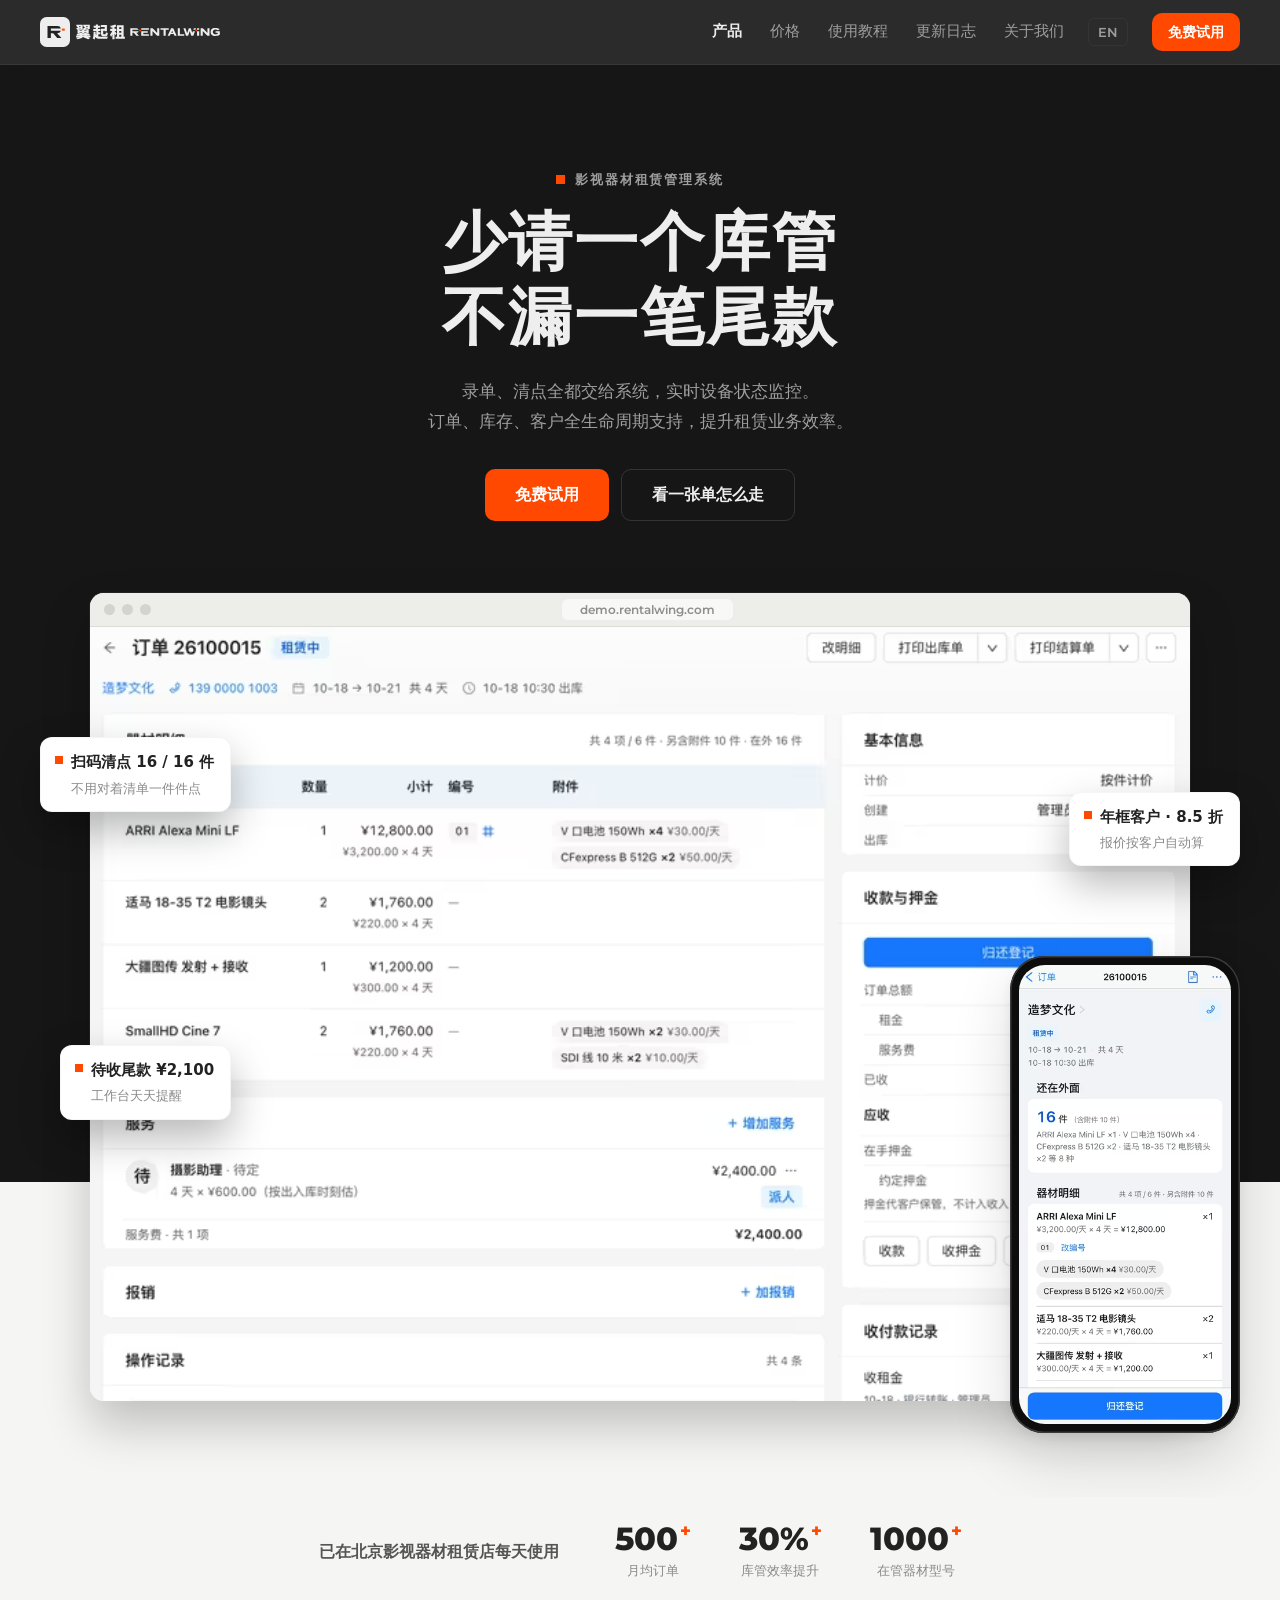
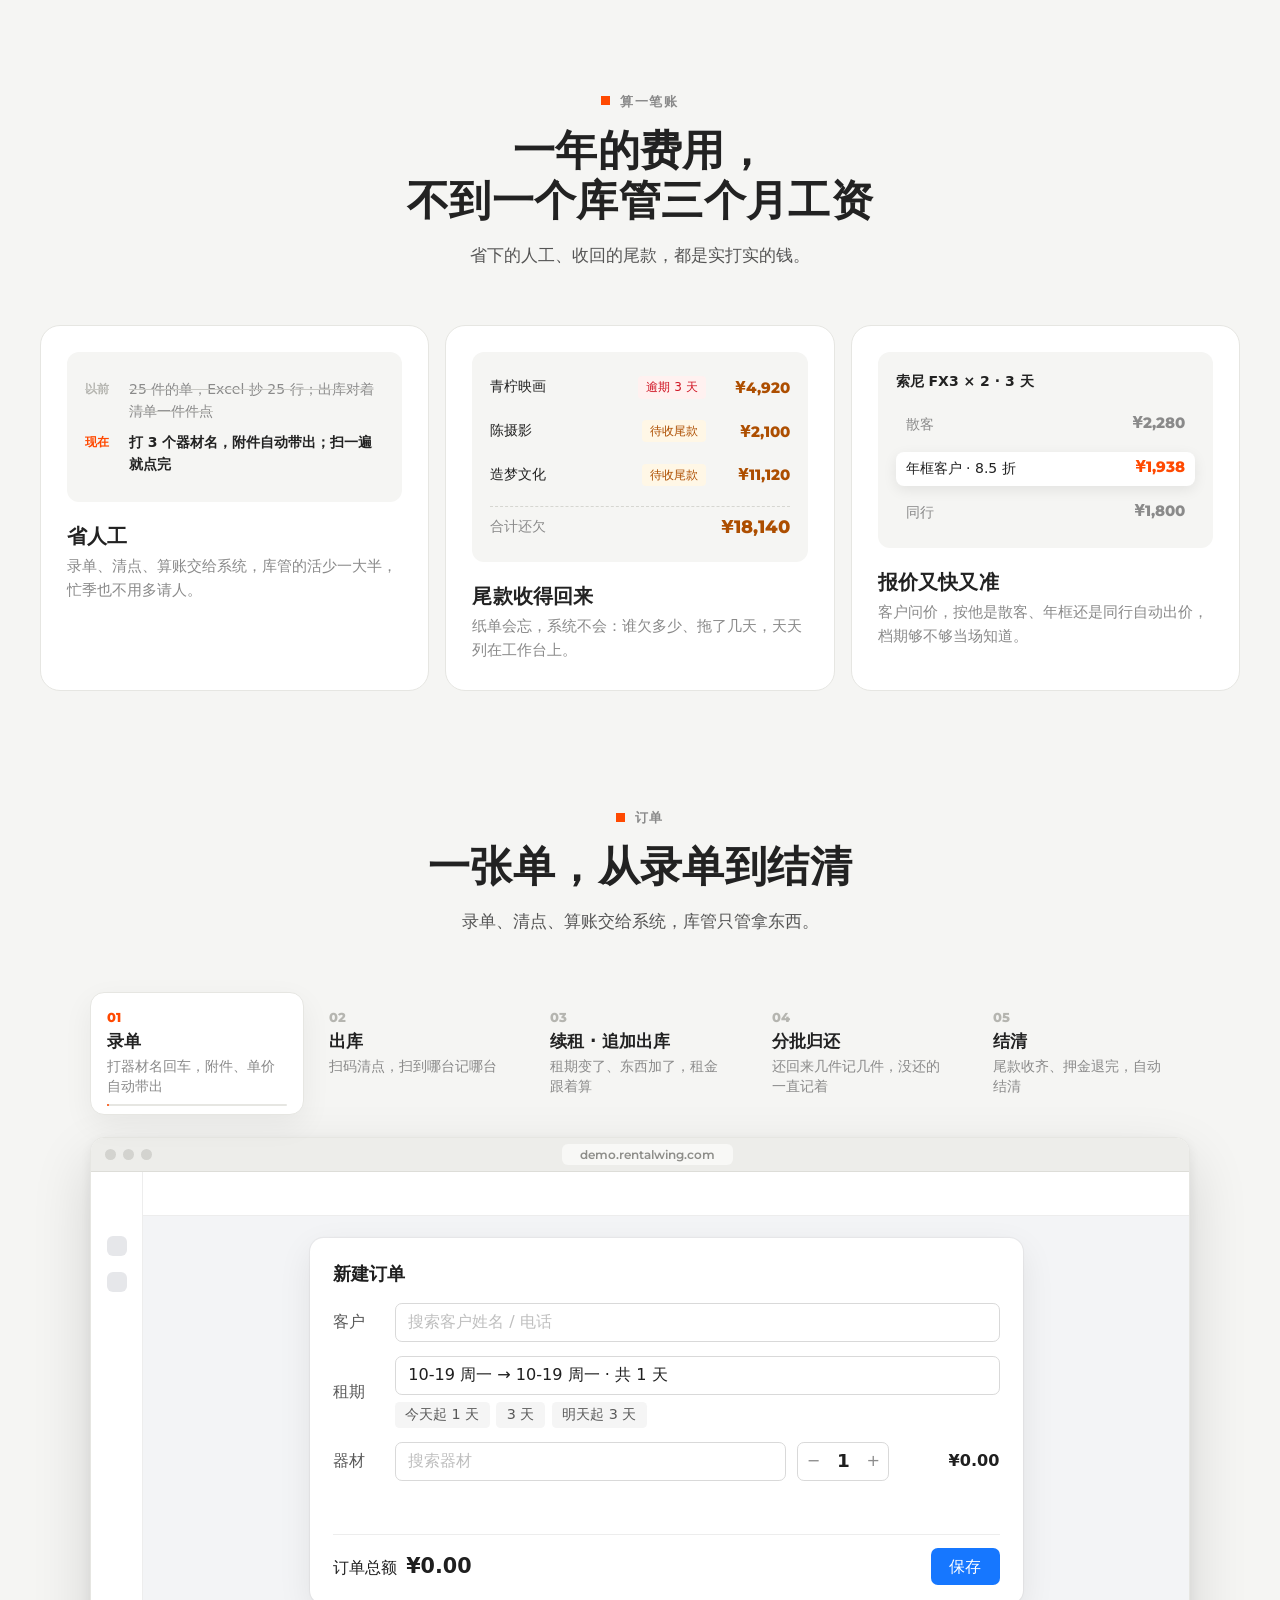
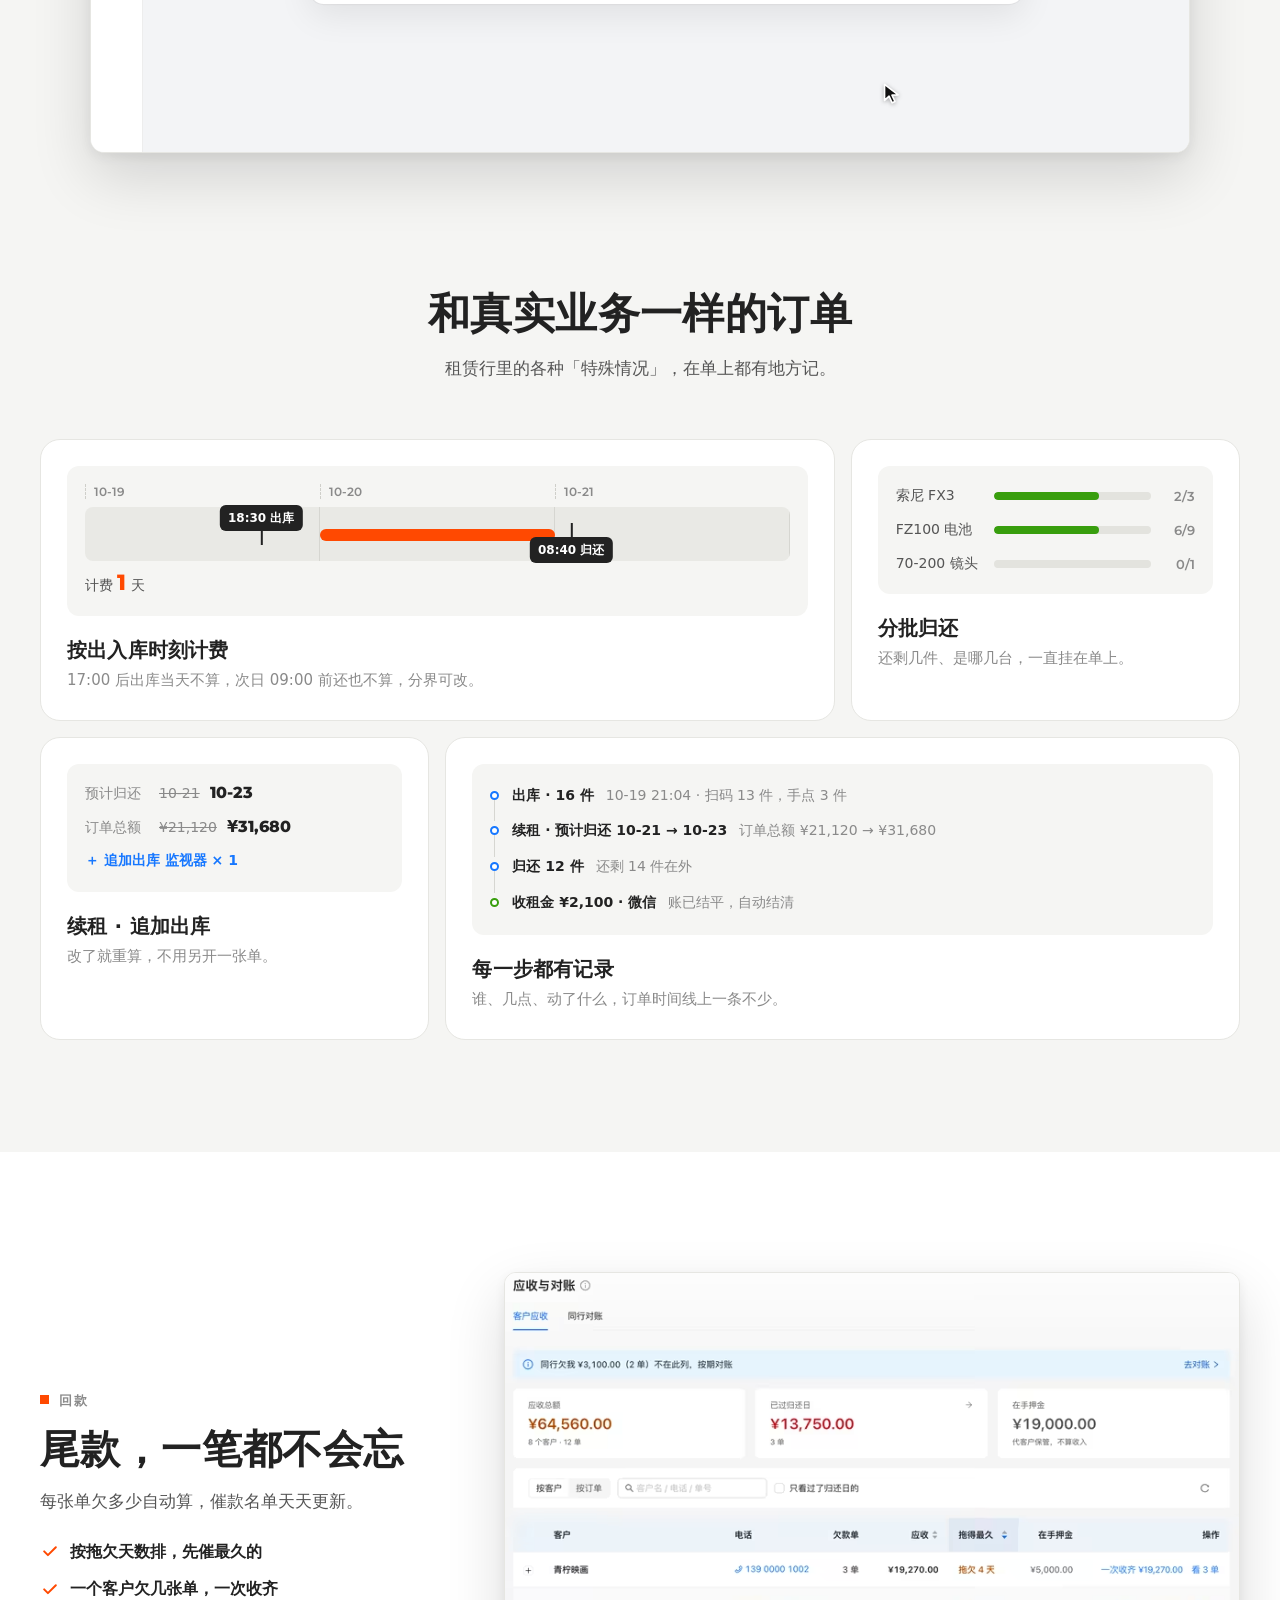
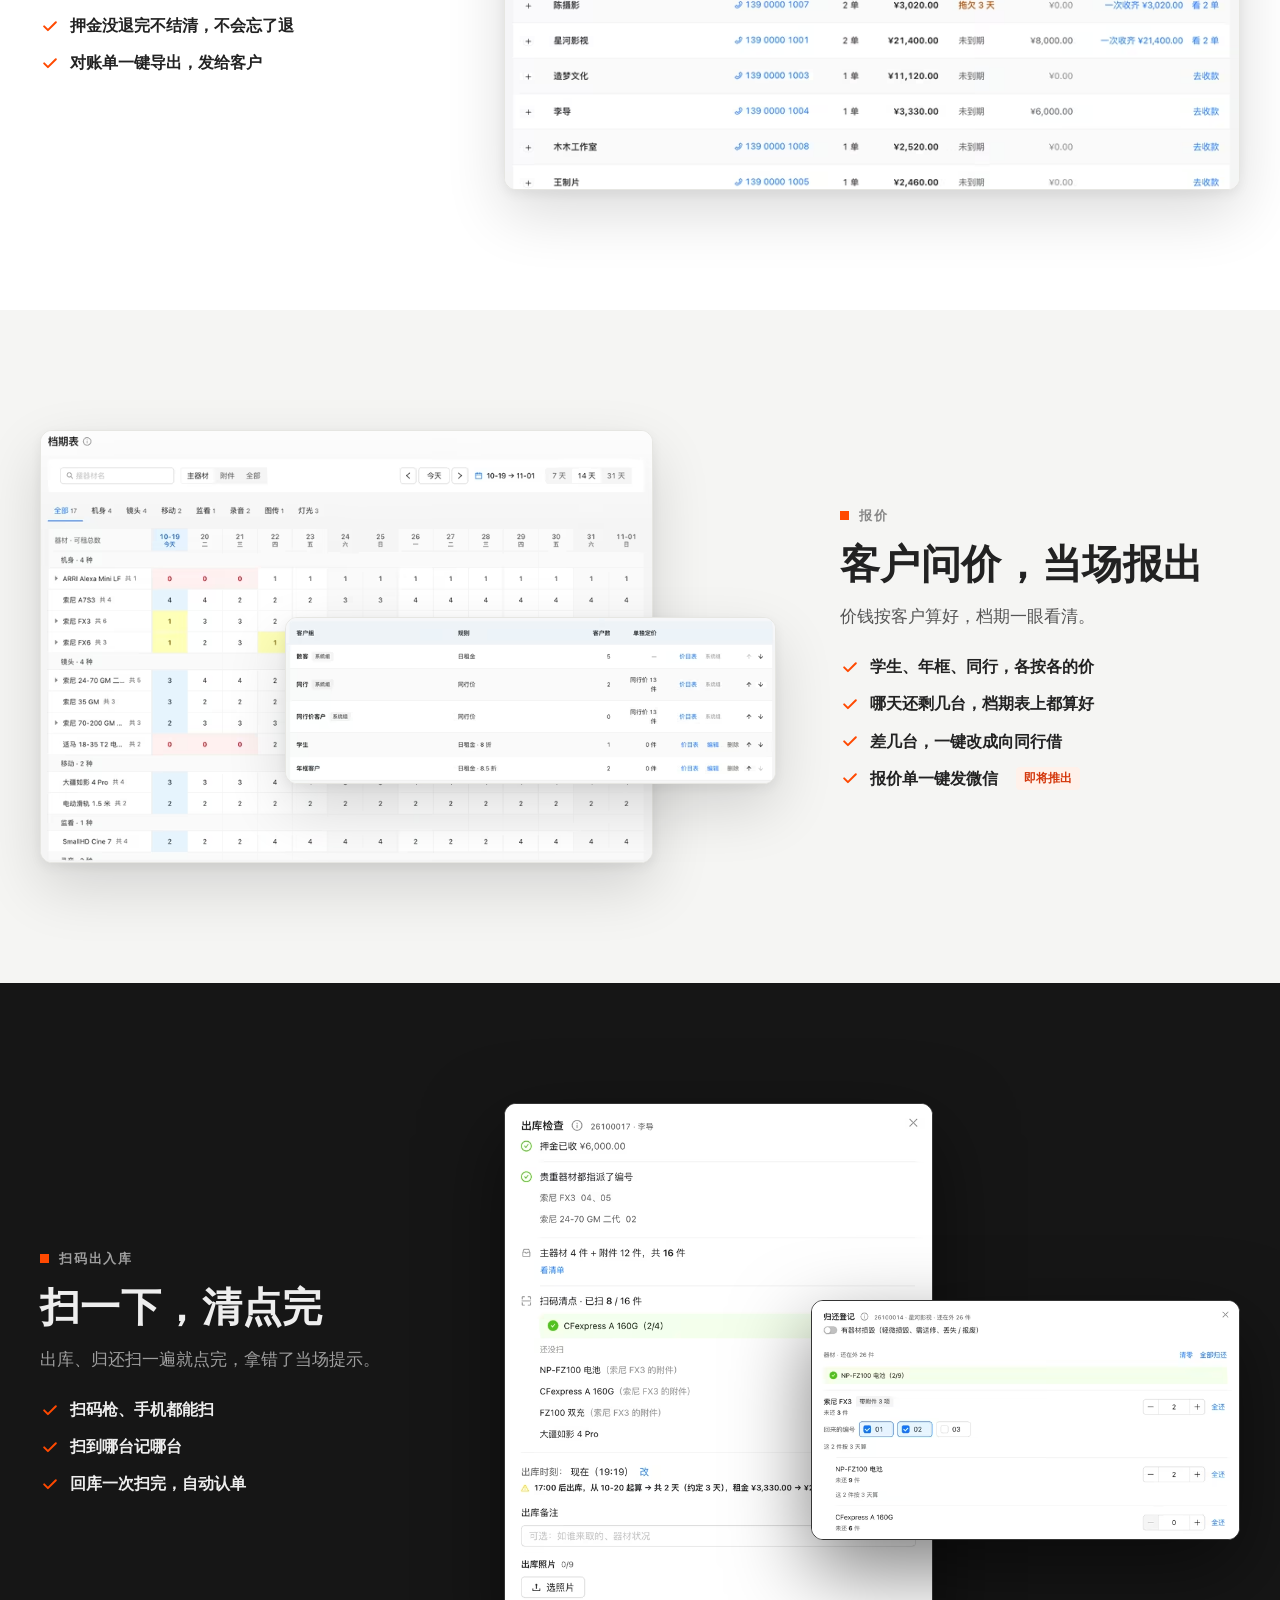
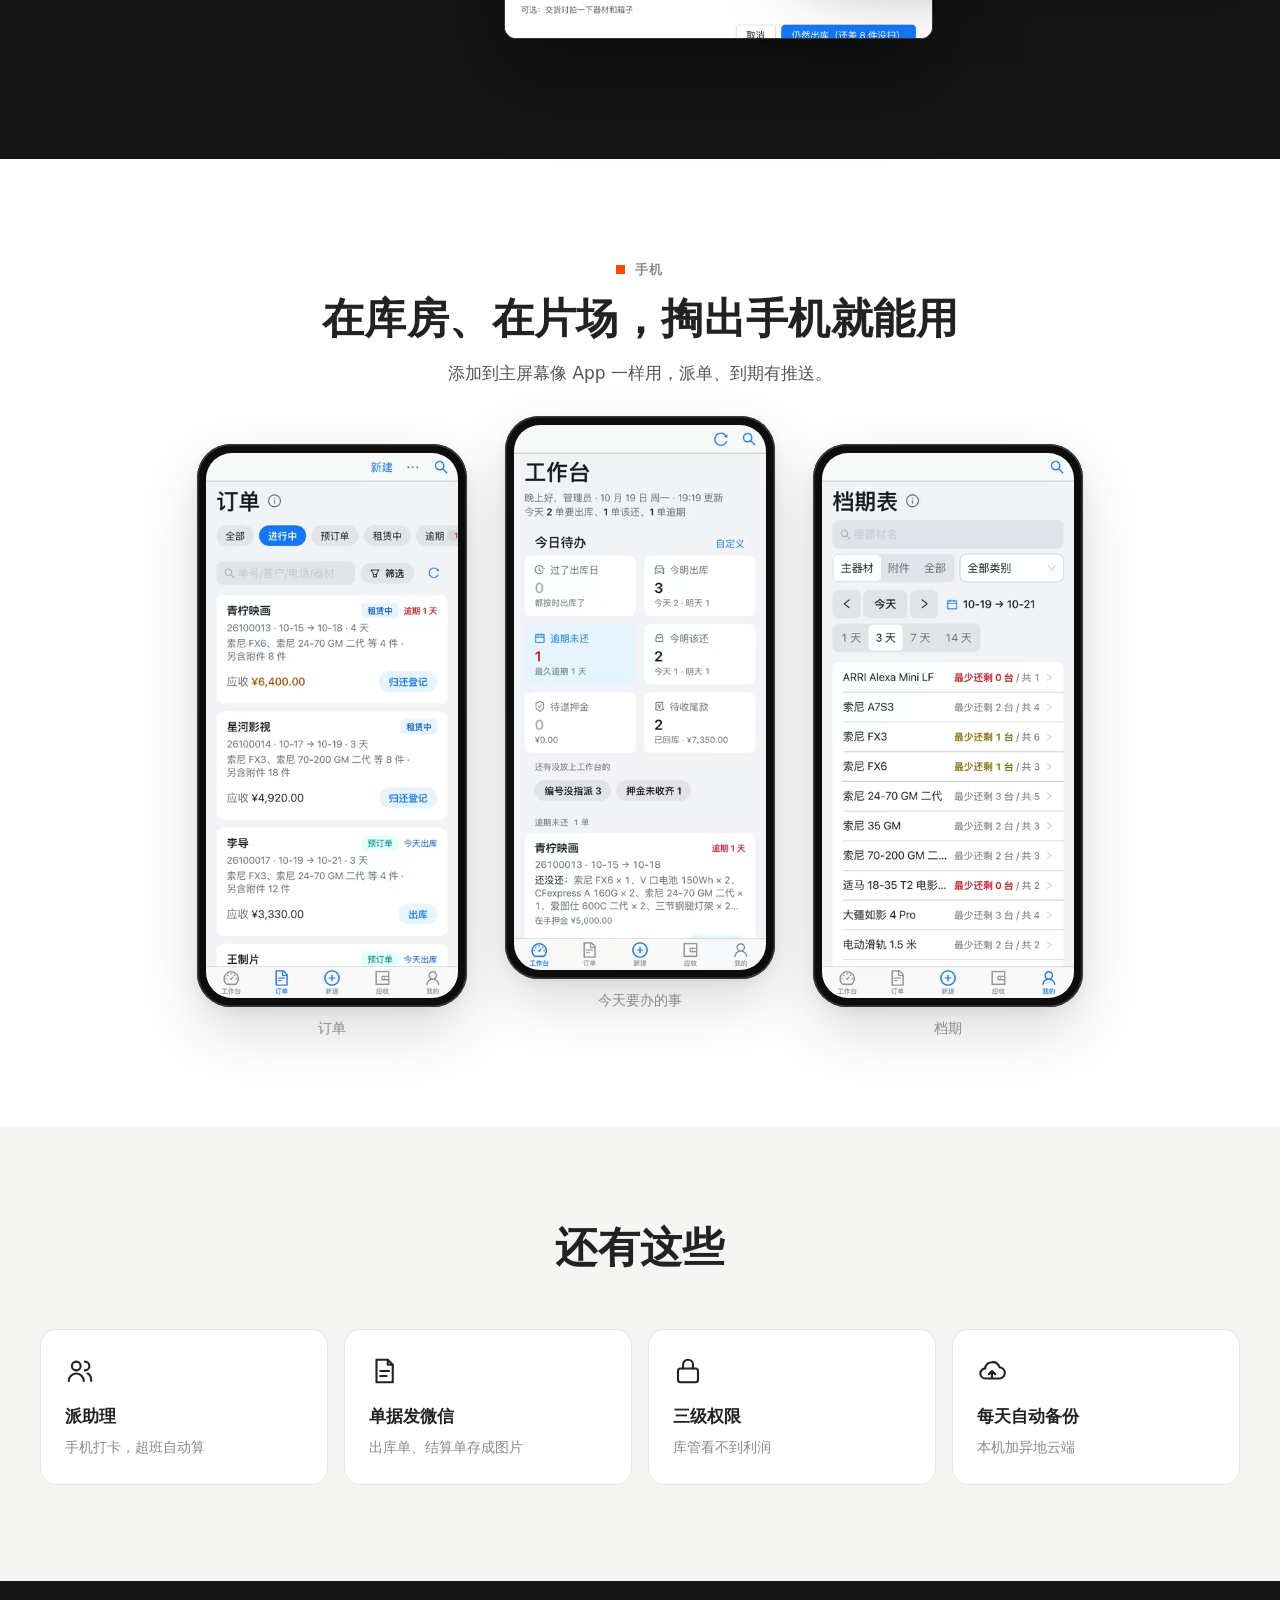
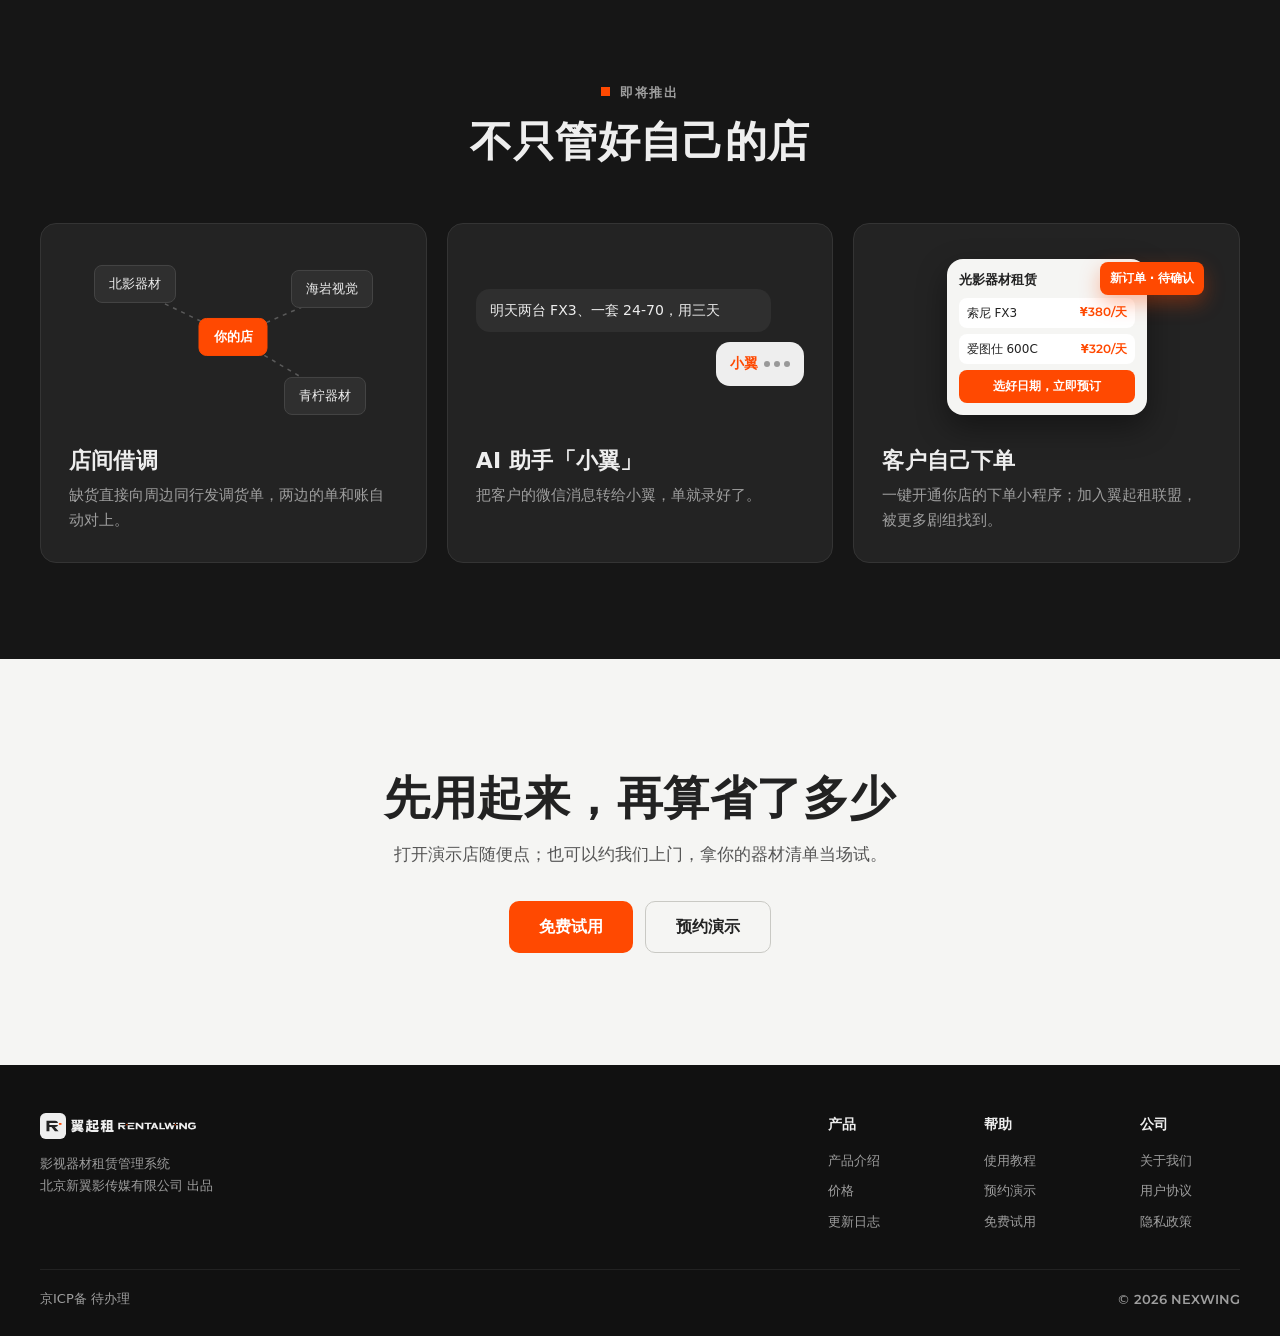
<file: index.html>
<!doctype html>
<html lang="zh-CN">
<head>
  <meta charset="utf-8">
  <meta name="viewport" content="width=device-width, initial-scale=1">
  <meta name="robots" content="noindex, nofollow">
  <title>翼起租 RENTALWING · 影视器材租赁管理系统</title>
  <link rel="alternate" hreflang="en" href="en/index.html">
  <meta name="description" content="影视器材租赁店的管理系统：录单、出入库清点、对账交给系统，少请一个库管；尾款一笔不漏，客户问价当场报出。电脑手机都能用。">
  <meta name="theme-color" content="#161616">
  <link rel="icon" href="favicon.svg" type="image/svg+xml">
  <link rel="icon" href="favicon-32.png" sizes="32x32" type="image/png">
  <link rel="apple-touch-icon" href="apple-touch-icon.png">
  <meta property="og:type" content="website">
  <meta property="og:title" content="翼起租 RENTALWING · 影视器材租赁管理系统">
  <meta property="og:description" content="少请一个库管，不漏一笔尾款。录单、清点全都交给系统。">
  <meta property="og:image" content="assets/img/og.png">
  <link rel="preload" href="assets/fonts/montserrat-800.woff2" as="font" type="font/woff2" crossorigin>
  <!-- 首屏那张图先拉（按屏幕挑大小图；不认 AVIF 的浏览器会跳过这两行，照常按 <picture> 拉 WebP） -->
  <link rel="preload" href="assets/shots/order-detail.avif" as="image" type="image/avif" media="(min-width: 641px)">
  <link rel="preload" href="assets/shots/order-detail-sm.avif" as="image" type="image/avif" media="(max-width: 640px)">
  <link rel="stylesheet" href="assets/css/site.css">
  <script>document.documentElement.classList.add('js')</script>
</head>
<body>
<!-- 由 tools/build_site.py 从 site-src/ 生成，别直接改这个文件 -->

<a class="skip" href="#main">跳到正文</a>

<!-- @icons -->
<!-- 线条图标（只定义一次，下面用 <use> 引用） -->
<svg width="0" height="0" style="position:absolute" aria-hidden="true">
  <defs>
    <symbol id="i-crew" viewBox="0 0 24 24"><circle cx="9" cy="8" r="3.5"/><path d="M3 20c0-3.3 2.7-6 6-6s6 2.7 6 6"/><path d="M16 4.5a3.5 3.5 0 0 1 0 7M18 14c2 .7 3 2.8 3 6"/></symbol>
    <symbol id="i-sheet" viewBox="0 0 24 24"><path d="M6 3h9l4 4v14H6z"/><path d="M15 3v4h4M9 12h7M9 16h5"/></symbol>
    <symbol id="i-lock" viewBox="0 0 24 24"><rect x="4" y="10" width="16" height="11" rx="2"/><path d="M8 10V7a4 4 0 0 1 8 0v3"/></symbol>
    <symbol id="i-cloud" viewBox="0 0 24 24"><path d="M7 18a4 4 0 0 1-.6-8A6 6 0 0 1 18 9a4.5 4.5 0 0 1-.5 9z"/><path d="M12 12v5M9.5 14.5 12 12l2.5 2.5"/></symbol>
    <symbol id="i-phone" viewBox="0 0 24 24"><rect x="6" y="2.5" width="12" height="19" rx="2.5"/><path d="M10.5 18.5h3"/></symbol>
    <symbol id="i-chat" viewBox="0 0 24 24"><path d="M4 5h16v11H9l-5 4z"/></symbol>
    <symbol id="i-check" viewBox="0 0 24 24"><path d="M5 12.5l4.5 4.5L19 7.5"/></symbol>
  </defs>
</svg>
<!-- /@icons -->

<!-- @header -->
<header class="nav" data-nav>
  <div class="wrap nav__inner">
    <a class="nav__logo" href="index.html" aria-label="翼起租 RENTALWING 首页">
      <img src="assets/img/rentalwing-logo-inline-white.svg" alt="翼起租 RENTALWING" width="192" height="32">
    </a>
    <nav class="nav__links" id="nav-links" aria-label="网站导航">
      <a href="index.html" data-key="home" aria-current="page">产品</a>
      <a href="pricing.html" data-key="pricing">价格</a>
      <a href="help.html" data-key="help">使用教程</a>
      <a href="changelog.html" data-key="changelog">更新日志</a>
      <a href="about.html" data-key="about">关于我们</a>
    </nav>
    <a class="nav__lang" href="en/index.html" hreflang="en" lang="en" title="English">EN</a>
    <a class="btn btn--primary btn--sm nav__cta" href="#trial" data-trial>免费试用</a>
    <button class="nav__toggle" type="button" aria-controls="nav-links" aria-expanded="false" aria-label="打开菜单" data-nav-toggle>
      <span></span><span></span>
    </button>
  </div>
</header>
<!-- /@header -->

<main id="main">

  <!-- 首屏：为什么买——省人、回款（订单是这一切的底子） -->
  <section class="hero">
    <div class="wrap hero__copy">
      <p class="eyebrow"><i></i>影视器材租赁管理系统</p>
      <h1>少请一个库管<br>不漏一笔尾款</h1>
      <p class="lead">录单、清点全都交给系统，实时设备状态监控。<br>订单、库存、客户全生命周期支持，提升租赁业务效率。</p>
      <div class="hero__actions">
        <a class="btn btn--primary btn--lg" href="#trial" data-trial>免费试用</a>
        <a class="btn btn--ghost btn--lg" href="#flow">看一张单怎么走</a>
      </div>
    </div>
    <div class="wrap hero__stage">
      <figure class="browser">
        <div class="browser__bar"><i></i><i></i><i></i><span>demo.rentalwing.com</span></div>
        <picture>
          <source media="(max-width: 640px)" srcset="assets/shots/order-detail-sm.avif" type="image/avif">
          <source media="(max-width: 640px)" srcset="assets/shots/order-detail-sm.webp" type="image/webp">
          <source srcset="assets/shots/order-detail.avif" type="image/avif">
          <source srcset="assets/shots/order-detail.webp" type="image/webp">
          <img src="assets/shots/order-detail.jpg" width="1600" height="1125" alt="订单详情：器材明细、附件、编号、服务、收款与押金、操作记录都在一张单上">
        </picture>
      </figure>
      <!-- 浮起来的几张小卡：省人、回款、报价各一句 -->
      <ul class="pops" aria-hidden="true">
        <li class="pop pop--a"><b>扫码清点 16 / 16 件</b><span>不用对着清单一件件点</span></li>
        <li class="pop pop--b"><b>待收尾款 ¥2,100</b><span>工作台天天提醒</span></li>
        <li class="pop pop--c"><b>年框客户 · 8.5 折</b><span>报价按客户自动算</span></li>
      </ul>
      <figure class="phone phone--hero">
        <picture>
          <source media="(max-width: 640px)" srcset="assets/shots/m-order-sm.avif" type="image/avif">
          <source media="(max-width: 640px)" srcset="assets/shots/m-order-sm.webp" type="image/webp">
          <source srcset="assets/shots/m-order.avif" type="image/avif">
          <source srcset="assets/shots/m-order.webp" type="image/webp">
          <img src="assets/shots/m-order.jpg" width="640" height="1385" alt="手机上的订单详情">
        </picture>
      </figure>
    </div>
  </section>

  <!-- 在用 -->
  <section class="proof">
    <div class="wrap proof__inner">
      <p>已在北京影视器材租赁店每天使用</p>
      <ul>
        <li><strong>500<sup>+</sup></strong><span>月均订单</span></li>
        <li><strong>30%<sup>+</sup></strong><span>库管效率提升</span></li>
        <li><strong>1000<sup>+</sup></strong><span>在管器材型号</span></li>
      </ul>
    </div>
  </section>

  <!-- 为什么用：老板关心的是钱——省人工、收回尾款、报价快 -->
  <section class="why" id="why">
    <div class="wrap">
      <header class="center-head">
        <p class="eyebrow eyebrow--dark"><i></i>算一笔账</p>
        <!-- TODO：定价定了以后核对这句（现在按一年一两万、北京库管月薪六七千算） -->
        <h2>一年的费用，<br>不到一个库管三个月工资</h2>
        <p>省下的人工、收回的尾款，都是实打实的钱。</p>
      </header>
      <div class="why__grid">
        <article class="card" data-reveal>
          <div class="viz viz-vs" aria-hidden="true">
            <p class="viz-vs__old"><span>以前</span>25 件的单，Excel 抄 25 行；出库对着清单一件件点</p>
            <p class="viz-vs__new"><span>现在</span>打 3 个器材名，附件自动带出；扫一遍就点完</p>
          </div>
          <h3>省人工</h3>
          <p>录单、清点、算账交给系统，库管的活少一大半，忙季也不用多请人。</p>
        </article>
        <article class="card" data-reveal>
          <div class="viz viz-owe" aria-hidden="true">
            <p><span>青柠映画</span><em class="is-red">逾期 3 天</em><b>¥4,920</b></p>
            <p><span>陈摄影</span><em>待收尾款</em><b>¥2,100</b></p>
            <p><span>造梦文化</span><em>待收尾款</em><b>¥11,120</b></p>
            <p class="viz-owe__sum"><span>合计还欠</span><b>¥18,140</b></p>
          </div>
          <h3>尾款收得回来</h3>
          <p>纸单会忘，系统不会：谁欠多少、拖了几天，天天列在工作台上。</p>
        </article>
        <article class="card" data-reveal>
          <div class="viz viz-quote" aria-hidden="true">
            <p class="viz-quote__q">索尼 FX3 × 2 · 3 天</p>
            <p><span>散客</span><b>¥2,280</b></p>
            <p class="is-on"><span>年框客户 · 8.5 折</span><b>¥1,938</b></p>
            <p><span>同行</span><b>¥1,800</b></p>
          </div>
          <h3>报价又快又准</h3>
          <p>客户问价，按他是散客、年框还是同行自动出价，档期够不够当场知道。</p>
        </article>
      </div>
    </div>
  </section>

  <!-- 核心：一张单的全流程（代码画的界面动画，自动轮播） -->
  <section class="flow" id="flow" data-flow>
    <div class="wrap">
      <header class="center-head">
        <p class="eyebrow eyebrow--dark"><i></i>订单</p>
        <h2>一张单，从录单到结清</h2>
        <p>录单、清点、算账交给系统，库管只管拿东西。</p>
      </header>
      <div class="flow__body">
        <div class="flow__tabs" role="tablist" aria-label="订单流程">
          <button type="button" role="tab" aria-selected="true" data-step="0"><em>01</em><strong>录单</strong><span>打器材名回车，附件、单价自动带出</span><i class="flow__bar"></i></button>
          <button type="button" role="tab" aria-selected="false" data-step="1"><em>02</em><strong>出库</strong><span>扫码清点，扫到哪台记哪台</span><i class="flow__bar"></i></button>
          <button type="button" role="tab" aria-selected="false" data-step="2"><em>03</em><strong>续租 · 追加出库</strong><span>租期变了、东西加了，租金跟着算</span><i class="flow__bar"></i></button>
          <button type="button" role="tab" aria-selected="false" data-step="3"><em>04</em><strong>分批归还</strong><span>还回来几件记几件，没还的一直记着</span><i class="flow__bar"></i></button>
          <button type="button" role="tab" aria-selected="false" data-step="4"><em>05</em><strong>结清</strong><span>尾款收齐、押金退完，自动结清</span><i class="flow__bar"></i></button>
        </div>
        <figure class="browser browser--light flow__stage">
          <div class="browser__bar"><i></i><i></i><i></i><span>demo.rentalwing.com</span></div>
          <!-- 代码画的演示（不是录屏）：五段脚本在 assets/js/site.js 的 SCENES 里，界面照系统的样子简化 -->
          <div class="demo" data-demo>
            <div class="demo__bg" aria-hidden="true"><i></i><i></i><i></i><i></i></div>

            <div class="scene is-active" data-scene="0" role="img" aria-label="录单：选客户、选租期、打器材名，附件和单价自动带出，保存成预订单">
              <div class="d-panel">
                <div class="d-title"><b>新建订单</b><span class="d-tag d-tag--cyan" data-k="status" hidden>预订单</span></div>
                <div class="d-field"><label>客户</label>
                  <div class="d-box">
                    <div class="d-input" data-k="cust"><span class="d-ph">搜索客户姓名 / 电话</span><span class="d-val"></span><i class="d-caret"></i><span class="d-tag" data-k="group">年框客户</span></div>
                    <ul class="d-drop" data-k="custDrop"><li class="is-hot"><b>星河影视</b><span>年框客户</span></li><li><b>星河传媒</b><span>散客</span></li></ul>
                  </div>
                </div>
                <div class="d-field"><label>租期</label>
                  <div>
                    <p class="d-period" data-k="period">10-19 周一 → 10-19 周一 · 共 1 天</p>
                    <p class="d-quick"><span>今天起 1 天</span><span>3 天</span><span data-k="q3">明天起 3 天</span></p>
                  </div>
                </div>
                <div class="d-field d-field--top"><label>器材</label>
                  <div>
                    <div class="d-line">
                      <div class="d-box">
                        <div class="d-input" data-k="eq"><span class="d-ph">搜索器材</span><span class="d-val"></span><i class="d-caret"></i></div>
                        <ul class="d-drop" data-k="eqDrop"><li class="is-hot"><b>索尼 FX3</b><span>可用 6 台 · ¥323/天</span></li><li><b>索尼 FX6</b><span>可用 3 台</span></li></ul>
                      </div>
                      <span class="d-qty"><i>−</i><b data-k="qty">1</b><i data-k="plus">+</i></span>
                      <span class="d-sub" data-k="sub">¥0.00</span>
                    </div>
                    <p class="d-acc" data-k="acc"><span data-per="3">NP-FZ100 电池 <b>×3</b></span><span data-per="2">CFexpress A 卡 <b>×2</b></span><span data-per="1">FZ100 双充 <b>×1</b></span></p>
                  </div>
                </div>
                <div class="d-foot"><span>订单总额 <b class="d-total" data-k="total">¥0.00</b></span><span class="d-btn" data-k="save">保存</span></div>
              </div>
            </div>

            <div class="scene" data-scene="1" role="img" aria-label="出库：出库检查单里逐件扫码清点，扫完出库，从明天起算计费">
              <div class="d-panel">
                <div class="d-title"><b>出库检查</b><span class="d-mini">26100017 · 李导</span><span class="d-tag d-tag--cyan" data-k="status">预订单</span></div>
                <ul class="d-checks"><li>押金已收 ¥6,000.00</li><li>贵重器材都指派了编号</li></ul>
                <div class="d-scan">
                  <p class="d-scan__head"><span>扫码清点 · 已扫 <b data-k="n">0</b> / 8 件</span><span class="d-beep" data-k="beep"></span></p>
                  <p class="d-bar"><i data-k="bar"></i></p>
                  <ul class="d-items">
                    <li data-k="i0" data-need="2"><span>索尼 FX3 <em>#04 #05</em></span><b>0/2</b></li>
                    <li data-k="i1" data-need="1"><span>索尼 24-70 GM <em>#02</em></span><b>0/1</b></li>
                    <li data-k="i2" data-need="3"><span>NP-FZ100 电池</span><b>0/3</b></li>
                    <li data-k="i3" data-need="2"><span>CFexpress A 卡</span><b>0/2</b></li>
                  </ul>
                </div>
                <p class="d-note">18:30 出库：17:00 后出库从明天起算 → 计费 2 天</p>
                <div class="d-foot"><span class="d-mini">出库时刻：现在（18:30）</span><span class="d-btn" data-k="go">出库</span></div>
              </div>
            </div>

            <div class="scene" data-scene="2" role="img" aria-label="续租两天、追加出库一台监视器，租期和订单总额跟着变">
              <div class="d-panel">
                <div class="d-title"><b>订单 26100015</b><span class="d-mini">造梦文化</span><span class="d-tag d-tag--blue">租赁中</span></div>
                <p class="d-meta">租期 <b data-k="period">10-18 → 10-21 · 共 4 天</b></p>
                <ul class="d-items d-items--plain">
                  <li><span>ARRI Alexa Mini LF</span><b>× 1</b></li>
                  <li><span>适马 18-35 T2 电影镜头</span><b>× 2</b></li>
                  <li><span>SmallHD Cine 7</span><b>× 2</b></li>
                  <li class="d-new" data-k="added"><span>SmallHD Cine 7 <em class="d-tag d-tag--blue">追加 · 18:42</em></span><b>× 1</b></li>
                </ul>
                <div class="d-ext" data-k="ext">
                  <p class="d-quick"><span>续 1 天</span><span data-k="e2">续 2 天</span><span>续 3 天</span></p>
                  <p class="d-note d-note--ok" data-k="extNote">预计归还 10-21 → <b>10-23</b> · 档期都够</p>
                </div>
                <div class="d-foot"><span>订单总额 <b class="d-total" data-k="total">¥21,120.00</b></span><span class="d-btns"><span class="d-btn d-btn--ghost" data-k="extBtn">续租</span><span class="d-btn d-btn--ghost" data-k="moreBtn">追加出库</span></span></div>
              </div>
            </div>

            <div class="scene" data-scene="3" role="img" aria-label="分批归还：扫码还回 12 件，还剩 14 件在外，单子进入收尾中">
              <div class="d-panel">
                <div class="d-title"><b>归还登记</b><span class="d-mini">26100014 · 星河影视</span><span class="d-beep" data-k="beep"></span></div>
                <ul class="d-ret">
                  <li><div><b>索尼 FX3</b><span class="d-mini">未还 3 件</span><span class="d-units"><i data-k="u1">01</i><i data-k="u2">02</i><i>03</i></span></div><span class="d-step"><i>−</i><b data-k="s0">0</b><i>+</i></span></li>
                  <li><div><b>NP-FZ100 电池</b><span class="d-mini">未还 9 件</span></div><span class="d-step"><i>−</i><b data-k="s1">0</b><i>+</i></span></li>
                  <li><div><b>CFexpress A 卡</b><span class="d-mini">未还 6 件</span></div><span class="d-step"><i>−</i><b data-k="s2">0</b><i>+</i></span></li>
                  <li><div><b>索尼 70-200 GM</b><span class="d-mini">未还 1 件</span></div><span class="d-step"><i>−</i><b>0</b><i>+</i></span></li>
                </ul>
                <div class="d-foot"><span>本次归还 <b data-k="n">0</b> 件 · <span data-k="left">在外 26 件</span></span><span class="d-btn" data-k="go">确认归还</span></div>
                <p class="d-done" data-k="done"><span class="d-tag d-tag--blue">租赁中</span><span class="d-tag d-tag--gray">收尾中 · 还剩 14 件</span></p>
              </div>
            </div>

            <div class="scene" data-scene="4" role="img" aria-label="收尾款：记一笔微信收款，账平了订单自动结清">
              <div class="d-panel">
                <div class="d-title"><b>订单 26100012</b><span class="d-mini">陈摄影</span><span class="d-tag d-tag--orange" data-k="status">已回库</span></div>
                <dl class="d-money">
                  <div><dt>订单总额</dt><dd>¥3,000.00</dd></div>
                  <div><dt>已收</dt><dd data-k="paid">¥900.00</dd></div>
                  <div class="is-owed" data-k="owedRow"><dt>应收</dt><dd data-k="owed">¥2,100.00</dd></div>
                </dl>
                <div class="d-collect" data-k="form">
                  <p class="d-input d-input--money"><span class="d-val">¥ 2,100.00</span></p>
                  <p class="d-quick d-pills"><span data-k="wx">微信</span><span>支付宝</span><span>现金</span><span>银行转账</span></p>
                </div>
                <ul class="d-log"><li class="d-new" data-k="logNew">账已结平，自动结清 · 刚刚</li><li>收租金 ¥900.00 · 微信 · 10-16</li><li>全部归还 16 件 · 10-16 20:30</li></ul>
                <div class="d-foot"><span class="d-mini" data-k="hint"></span><span class="d-btn" data-k="go">收尾款 ¥2,100</span></div>
              </div>
            </div>

            <p class="d-toast" data-toast></p>
            <span class="d-cursor" data-cursor aria-hidden="true"><svg width="22" height="22" viewBox="0 0 22 22"><path d="M3 2 L3 18 L7.5 13.8 L10.6 20.4 L13.4 19.1 L10.4 12.7 L16.6 12.5 Z" fill="#111" stroke="#fff" stroke-width="1.6" stroke-linejoin="round"/></svg></span>
          </div>
        </figure>
      </div>
    </div>
  </section>

  <!-- 订单上的细节：每张卡一个会动的小画面 -->
  <section class="details" id="details">
    <div class="wrap">
      <header class="center-head">
        <h2>和真实业务一样的订单</h2>
        <p>租赁行里的各种「特殊情况」，<br class="show-sm">在单上都有地方记。</p>
      </header>
      <div class="bento">
        <article class="card card--wide" data-reveal>
          <div class="viz viz-time" aria-hidden="true">
            <div class="viz-time__days"><span>10-19</span><span>10-20</span><span>10-21</span></div>
            <div class="viz-time__track">
              <i class="viz-time__bill"></i>
              <b class="viz-time__pin viz-time__pin--out">18:30 出库</b>
              <b class="viz-time__pin viz-time__pin--in">08:40 归还</b>
            </div>
            <p class="viz-time__sum">计费 <strong>1</strong> 天</p>
          </div>
          <h3>按出入库时刻计费</h3>
          <p>17:00 后出库当天不算，次日 09:00 前还也不算，分界可改。</p>
        </article>
        <article class="card" data-reveal>
          <div class="viz viz-batch" aria-hidden="true">
            <div><span>索尼 FX3</span><i style="--p:.67"></i><em>2/3</em></div>
            <div><span>FZ100 电池</span><i style="--p:.67"></i><em>6/9</em></div>
            <div><span>70-200 镜头</span><i style="--p:0"></i><em>0/1</em></div>
          </div>
          <h3>分批归还</h3>
          <p>还剩几件、是哪几台，一直挂在单上。</p>
        </article>
        <article class="card" data-reveal>
          <div class="viz viz-change" aria-hidden="true">
            <p><span>预计归还</span><s>10-21</s><b>10-23</b></p>
            <p><span>订单总额</span><s>¥21,120</s><b>¥31,680</b></p>
            <p class="viz-change__add">＋ 追加出库 监视器 × 1</p>
          </div>
          <h3>续租 · 追加出库</h3>
          <p>改了就重算，不用另开一张单。</p>
        </article>
        <article class="card card--wide" data-reveal>
          <div class="viz viz-log" aria-hidden="true">
            <p><i></i><b>出库 · 16 件</b><span>10-19 21:04 · 扫码 13 件，手点 3 件</span></p>
            <p><i></i><b>续租 · 预计归还 10-21 → 10-23</b><span>订单总额 ¥21,120 → ¥31,680</span></p>
            <p><i></i><b>归还 12 件</b><span>还剩 14 件在外</span></p>
            <p><i></i><b>收租金 ¥2,100 · 微信</b><span>账已结平，自动结清</span></p>
          </div>
          <h3>每一步都有记录</h3>
          <p>谁、几点、动了什么，订单时间线上一条不少。</p>
        </article>
      </div>
    </div>
  </section>

  <!-- 回款 -->
  <section class="show show--white" id="money">
    <div class="wrap show__inner">
      <div class="show__text">
        <p class="eyebrow eyebrow--dark"><i></i>回款</p>
        <h2>尾款，一笔都不会忘</h2>
        <p>每张单欠多少自动算，催款名单天天更新。</p>
        <ul class="ticks">
          <li><svg><use href="#i-check"/></svg>按拖欠天数排，先催最久的</li>
          <li><svg><use href="#i-check"/></svg>一个客户欠几张单，一次收齐</li>
          <li><svg><use href="#i-check"/></svg>押金没退完不结清，不会忘了退</li>
          <li><svg><use href="#i-check"/></svg>对账单一键导出，发给客户</li>
        </ul>
      </div>
      <figure class="shot" data-reveal>
        <picture>
          <source media="(max-width: 640px)" srcset="assets/shots/receivables-sm.avif" type="image/avif">
          <source media="(max-width: 640px)" srcset="assets/shots/receivables-sm.webp" type="image/webp">
          <source srcset="assets/shots/receivables.avif" type="image/avif">
          <source srcset="assets/shots/receivables.webp" type="image/webp">
          <img src="assets/shots/receivables.jpg" width="1600" height="1125" loading="lazy" alt="应收与对账：每个客户欠多少、拖了几天，一次收齐">
        </picture>
      </figure>
    </div>
  </section>

  <!-- 报价 -->
  <section class="show show--rev" id="quote">
    <div class="wrap show__inner">
      <div class="show__text">
        <p class="eyebrow eyebrow--dark"><i></i>报价</p>
        <h2>客户问价，当场报出</h2>
        <p>价钱按客户算好，档期一眼看清。</p>
        <ul class="ticks">
          <li><svg><use href="#i-check"/></svg>学生、年框、同行，各按各的价</li>
          <li><svg><use href="#i-check"/></svg>哪天还剩几台，档期表上都算好</li>
          <li><svg><use href="#i-check"/></svg>差几台，一键改成向同行借</li>
          <li><svg><use href="#i-check"/></svg>报价单一键发微信<span class="soon">即将推出</span></li>
        </ul>
      </div>
      <div class="duo duo--flat" data-reveal>
        <figure class="shot duo__a">
          <picture>
            <source media="(max-width: 640px)" srcset="assets/shots/schedule-sm.avif" type="image/avif">
            <source media="(max-width: 640px)" srcset="assets/shots/schedule-sm.webp" type="image/webp">
            <source srcset="assets/shots/schedule.avif" type="image/avif">
            <source srcset="assets/shots/schedule.webp" type="image/webp">
            <img src="assets/shots/schedule.jpg" width="1600" height="1125" loading="lazy" alt="档期表：每个型号每天还能租几台，紧张的标黄、订满的标红">
          </picture>
        </figure>
        <figure class="shot duo__b">
          <picture>
            <source media="(max-width: 640px)" srcset="assets/shots/groups-sm.avif" type="image/avif">
            <source media="(max-width: 640px)" srcset="assets/shots/groups-sm.webp" type="image/webp">
            <source srcset="assets/shots/groups.avif" type="image/avif">
            <source srcset="assets/shots/groups.webp" type="image/webp">
            <img src="assets/shots/groups.jpg" width="1100" height="373" loading="lazy" alt="客户组：散客、同行、学生、年框客户各一条价格规则">
          </picture>
        </figure>
      </div>
    </div>
  </section>

  <!-- 扫码 -->
  <section class="show show--dark" id="scan">
    <div class="wrap show__inner">
      <div class="show__text">
        <p class="eyebrow"><i></i>扫码出入库</p>
        <h2>扫一下，清点完</h2>
        <p>出库、归还扫一遍就点完，拿错了当场提示。</p>
        <ul class="ticks ticks--light">
          <li><svg><use href="#i-check"/></svg>扫码枪、手机都能扫</li>
          <li><svg><use href="#i-check"/></svg>扫到哪台记哪台</li>
          <li><svg><use href="#i-check"/></svg>回库一次扫完，自动认单</li>
        </ul>
      </div>
      <div class="duo" data-reveal>
        <figure class="shot shot--card duo__a">
          <picture>
            <source media="(max-width: 640px)" srcset="assets/shots/dispatch-scan-sm.avif" type="image/avif">
            <source media="(max-width: 640px)" srcset="assets/shots/dispatch-scan-sm.webp" type="image/webp">
            <source srcset="assets/shots/dispatch-scan.avif" type="image/avif">
            <source srcset="assets/shots/dispatch-scan.webp" type="image/webp">
            <img src="assets/shots/dispatch-scan.jpg" width="1100" height="1375" loading="lazy" alt="出库检查：扫码清点已扫 8 / 16 件，还没扫的列在下面">
          </picture>
        </figure>
        <figure class="shot shot--card duo__b">
          <picture>
            <source media="(max-width: 640px)" srcset="assets/shots/return-scan-sm.avif" type="image/avif">
            <source media="(max-width: 640px)" srcset="assets/shots/return-scan-sm.webp" type="image/webp">
            <source srcset="assets/shots/return-scan.avif" type="image/avif">
            <source srcset="assets/shots/return-scan.webp" type="image/webp">
            <img src="assets/shots/return-scan.jpg" width="1200" height="667" loading="lazy" alt="归还登记：扫到的编号自动勾上">
          </picture>
        </figure>
      </div>
    </div>
  </section>

  <!-- 手机 -->
  <section class="phones" id="mobile">
    <div class="wrap">
      <header class="center-head">
        <p class="eyebrow eyebrow--dark"><i></i>手机</p>
        <h2>在库房、在片场，<br class="show-sm">掏出手机就能用</h2>
        <p>添加到主屏幕像 App 一样用，<br class="show-sm">派单、到期有推送。</p>
      </header>
      <div class="phones__row" data-reveal>
        <figure class="phone">
          <picture>
            <source media="(max-width: 640px)" srcset="assets/shots/m-orders-sm.avif" type="image/avif">
            <source media="(max-width: 640px)" srcset="assets/shots/m-orders-sm.webp" type="image/webp">
            <source srcset="assets/shots/m-orders.avif" type="image/avif">
            <source srcset="assets/shots/m-orders.webp" type="image/webp">
            <img src="assets/shots/m-orders.jpg" width="640" height="1385" loading="lazy" alt="手机上的订单列表">
          </picture>
          <figcaption>订单</figcaption>
        </figure>
        <figure class="phone phone--up">
          <picture>
            <source media="(max-width: 640px)" srcset="assets/shots/m-dashboard-sm.avif" type="image/avif">
            <source media="(max-width: 640px)" srcset="assets/shots/m-dashboard-sm.webp" type="image/webp">
            <source srcset="assets/shots/m-dashboard.avif" type="image/avif">
            <source srcset="assets/shots/m-dashboard.webp" type="image/webp">
            <img src="assets/shots/m-dashboard.jpg" width="640" height="1385" loading="lazy" alt="手机上的工作台">
          </picture>
          <figcaption>今天要办的事</figcaption>
        </figure>
        <figure class="phone">
          <picture>
            <source media="(max-width: 640px)" srcset="assets/shots/m-schedule-sm.avif" type="image/avif">
            <source media="(max-width: 640px)" srcset="assets/shots/m-schedule-sm.webp" type="image/webp">
            <source srcset="assets/shots/m-schedule.avif" type="image/avif">
            <source srcset="assets/shots/m-schedule.webp" type="image/webp">
            <img src="assets/shots/m-schedule.jpg" width="640" height="1385" loading="lazy" alt="手机上的档期表">
          </picture>
          <figcaption>档期</figcaption>
        </figure>
      </div>
    </div>
  </section>

  <!-- 还有这些 -->
  <section class="tiles-sec">
    <div class="wrap">
      <header class="center-head">
        <h2>还有这些</h2>
      </header>
      <ul class="tiles">
        <li data-reveal><svg><use href="#i-crew"/></svg><strong>派助理</strong><span>手机打卡，超班自动算</span></li>
        <li data-reveal><svg><use href="#i-sheet"/></svg><strong>单据发微信</strong><span>出库单、结算单存成图片</span></li>
        <li data-reveal><svg><use href="#i-lock"/></svg><strong>三级权限</strong><span>库管看不到利润</span></li>
        <li data-reveal><svg><use href="#i-cloud"/></svg><strong>每天自动备份</strong><span>本机加异地云端</span></li>
      </ul>
    </div>
  </section>

  <!-- 即将推出 -->
  <section class="next" id="next">
    <div class="wrap">
      <header class="center-head center-head--light">
        <p class="eyebrow"><i></i>即将推出</p>
        <h2>不只管好自己的店</h2>
      </header>
      <div class="next__grid">
        <article class="next__card" data-reveal>
          <div class="net" aria-hidden="true">
            <svg class="net__lines" viewBox="0 0 300 160" preserveAspectRatio="none"><path d="M150 80 L50 30 M150 80 L250 35 M150 80 L240 135"/></svg>
            <span class="net__node net__node--me">你的店</span>
            <span class="net__node net__node--a">北影器材</span>
            <span class="net__node net__node--b">海岩视觉</span>
            <span class="net__node net__node--c">青柠器材</span>
          </div>
          <h3>店间借调</h3>
          <p>缺货直接向周边同行发调货单，两边的单和账自动对上。</p>
        </article>
        <article class="next__card" data-reveal>
          <div class="chat" aria-hidden="true">
            <p class="chat__in">明天两台 FX3、一套 24-70，用三天</p>
            <p class="chat__out"><b>小翼</b><span class="chat__typing"><i></i><i></i><i></i></span><span class="chat__text">已录好预订单 · 档期都够 · 预计 ¥2,160</span></p>
          </div>
          <h3>AI 助手「小翼」</h3>
          <p>把客户的微信消息转给小翼，单就录好了。</p>
        </article>
        <article class="next__card" data-reveal>
          <div class="mini" aria-hidden="true">
            <div class="mini__phone">
              <p class="mini__shop">光影器材租赁</p>
              <p class="mini__item"><span>索尼 FX3</span><b>¥380/天</b></p>
              <p class="mini__item"><span>爱图仕 600C</span><b>¥320/天</b></p>
              <p class="mini__btn">选好日期，立即预订</p>
            </div>
            <span class="mini__badge">新订单 · 待确认</span>
          </div>
          <h3>客户自己下单</h3>
          <p>一键开通你店的下单小程序；加入翼起租联盟，被更多剧组找到。</p>
        </article>
      </div>
    </div>
  </section>

  <!-- 行动 -->
  <section class="cta" id="contact">
    <div class="wrap cta__inner">
      <h2>先用起来，再算省了多少</h2>
      <p>打开演示店随便点；也可以约我们上门，拿你的器材清单当场试。</p>
      <div class="cta__actions">
        <a class="btn btn--primary btn--lg" href="#trial" data-trial>免费试用</a>
        <a class="btn btn--ghost btn--lg" href="#contact" data-contact>预约演示</a>
      </div>
    </div>
  </section>

</main>

<!-- @footer -->
<footer class="footer">
  <div class="wrap">
    <div class="footer__top">
      <div class="footer__brand">
        <img src="assets/img/rentalwing-logo-inline-white.svg" alt="翼起租 RENTALWING" width="168" height="28">
        <p>影视器材租赁管理系统<br>北京新翼影传媒有限公司 出品</p>
      </div>
      <nav class="footer__cols" aria-label="网站地图">
        <div><h4>产品</h4><a href="index.html">产品介绍</a><a href="pricing.html">价格</a><a href="changelog.html">更新日志</a></div>
        <div><h4>帮助</h4><a href="help.html">使用教程</a><a href="#contact" data-contact>预约演示</a><a href="#trial" data-trial>免费试用</a></div>
        <div><h4>公司</h4><a href="about.html">关于我们</a><a href="terms.html">用户协议</a><a href="privacy.html">隐私政策</a></div>
      </nav>
    </div>
    <div class="footer__bottom">
      <!-- TODO：备案号下来后替换，并链接到 https://beian.miit.gov.cn/ -->
      <span>京ICP备 待办理</span>
      <span class="footer__copy">© <span data-year>2026</span> NEXWING</span>
    </div>
  </div>
</footer>

<!-- 免费试用：演示店还没搭好，先示意。开放后把 data-trial-url 换成真的地址、去掉按钮的 is-soon 和下面那行说明 -->
<dialog class="modal" id="trial" aria-labelledby="trial-title" data-trial-url="https://demo.rentalwing.com">
  <form method="dialog" class="modal__close-form"><button class="modal__close" aria-label="关闭">×</button></form>
  <p class="eyebrow eyebrow--dark"><i></i>免费试用</p>
  <h3 id="trial-title">演示店 · 光影器材租赁</h3>
  <p class="modal__desc">装好了演示数据的一家店：器材、客户、进行中的单都有，随便点、随便改。不用注册，进去选个身份（老板 / 库管 / 助理）就能用。</p>
  <p class="trial-url">demo.rentalwing.com</p>
  <a class="btn btn--primary btn--lg btn--block is-soon" href="#" data-trial-go aria-disabled="true">进入演示店</a>
  <p class="modal__soon">演示店正在准备，开放后点上面直接进。现在可以先<a href="#contact" data-contact>预约演示</a>。</p>
</dialog>

<!-- 预约演示：联系方式 -->
<dialog class="modal" id="contact-dialog" aria-labelledby="contact-title">
  <form method="dialog" class="modal__close-form"><button class="modal__close" aria-label="关闭">×</button></form>
  <p class="eyebrow eyebrow--dark"><i></i>预约演示</p>
  <h3 id="contact-title">加微信，约个时间</h3>
  <div class="contact">
    <!-- TODO：换成真实的微信二维码 /assets/img/wechat-qr.png -->
    <div class="contact__qr">微信二维码</div>
    <ul>
      <li><span>微信</span>扫码添加，备注「器材店」</li>
      <!-- TODO：填真实的电话、邮箱 -->
      <li><span>电话</span>待补</li>
      <li><span>邮箱</span>hello@rentalwing.com</li>
    </ul>
  </div>
</dialog>
<!-- /@footer -->

<script src="assets/js/site.js" defer></script>
</body>
</html>
</file>
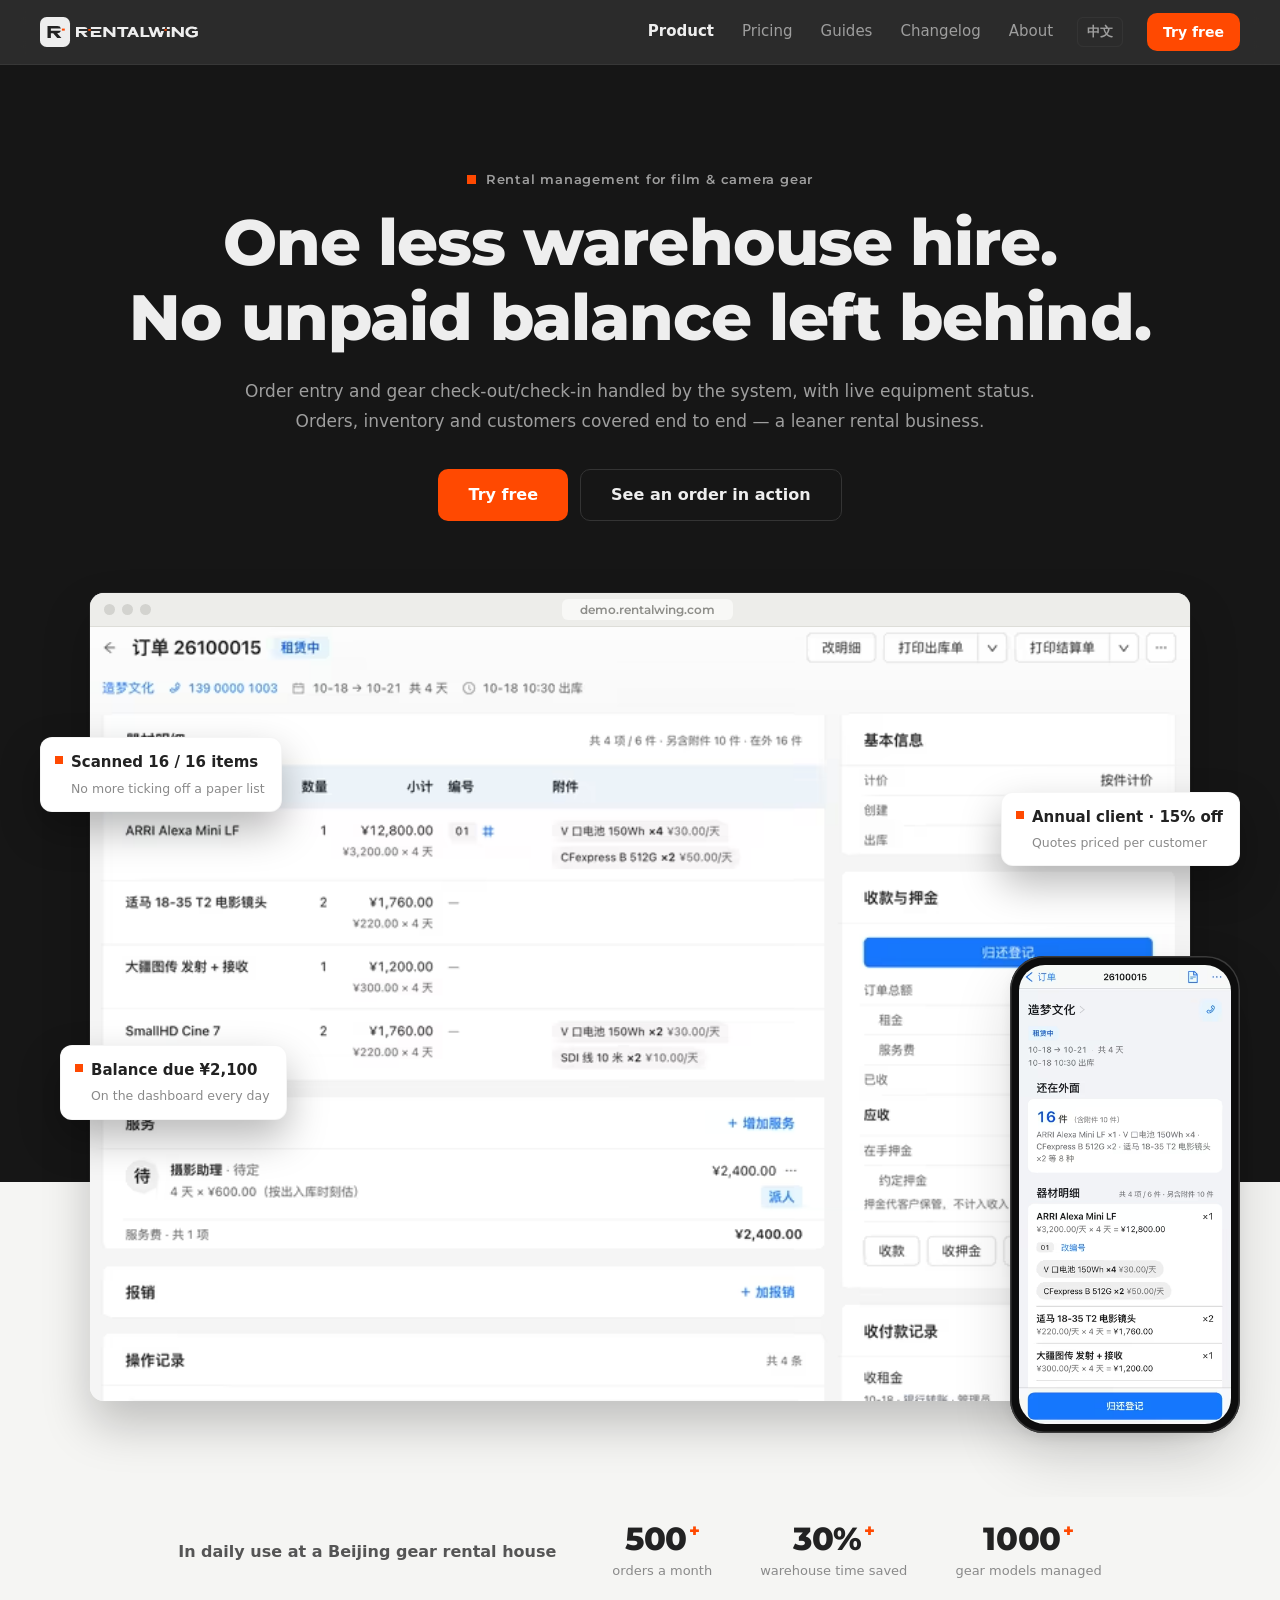
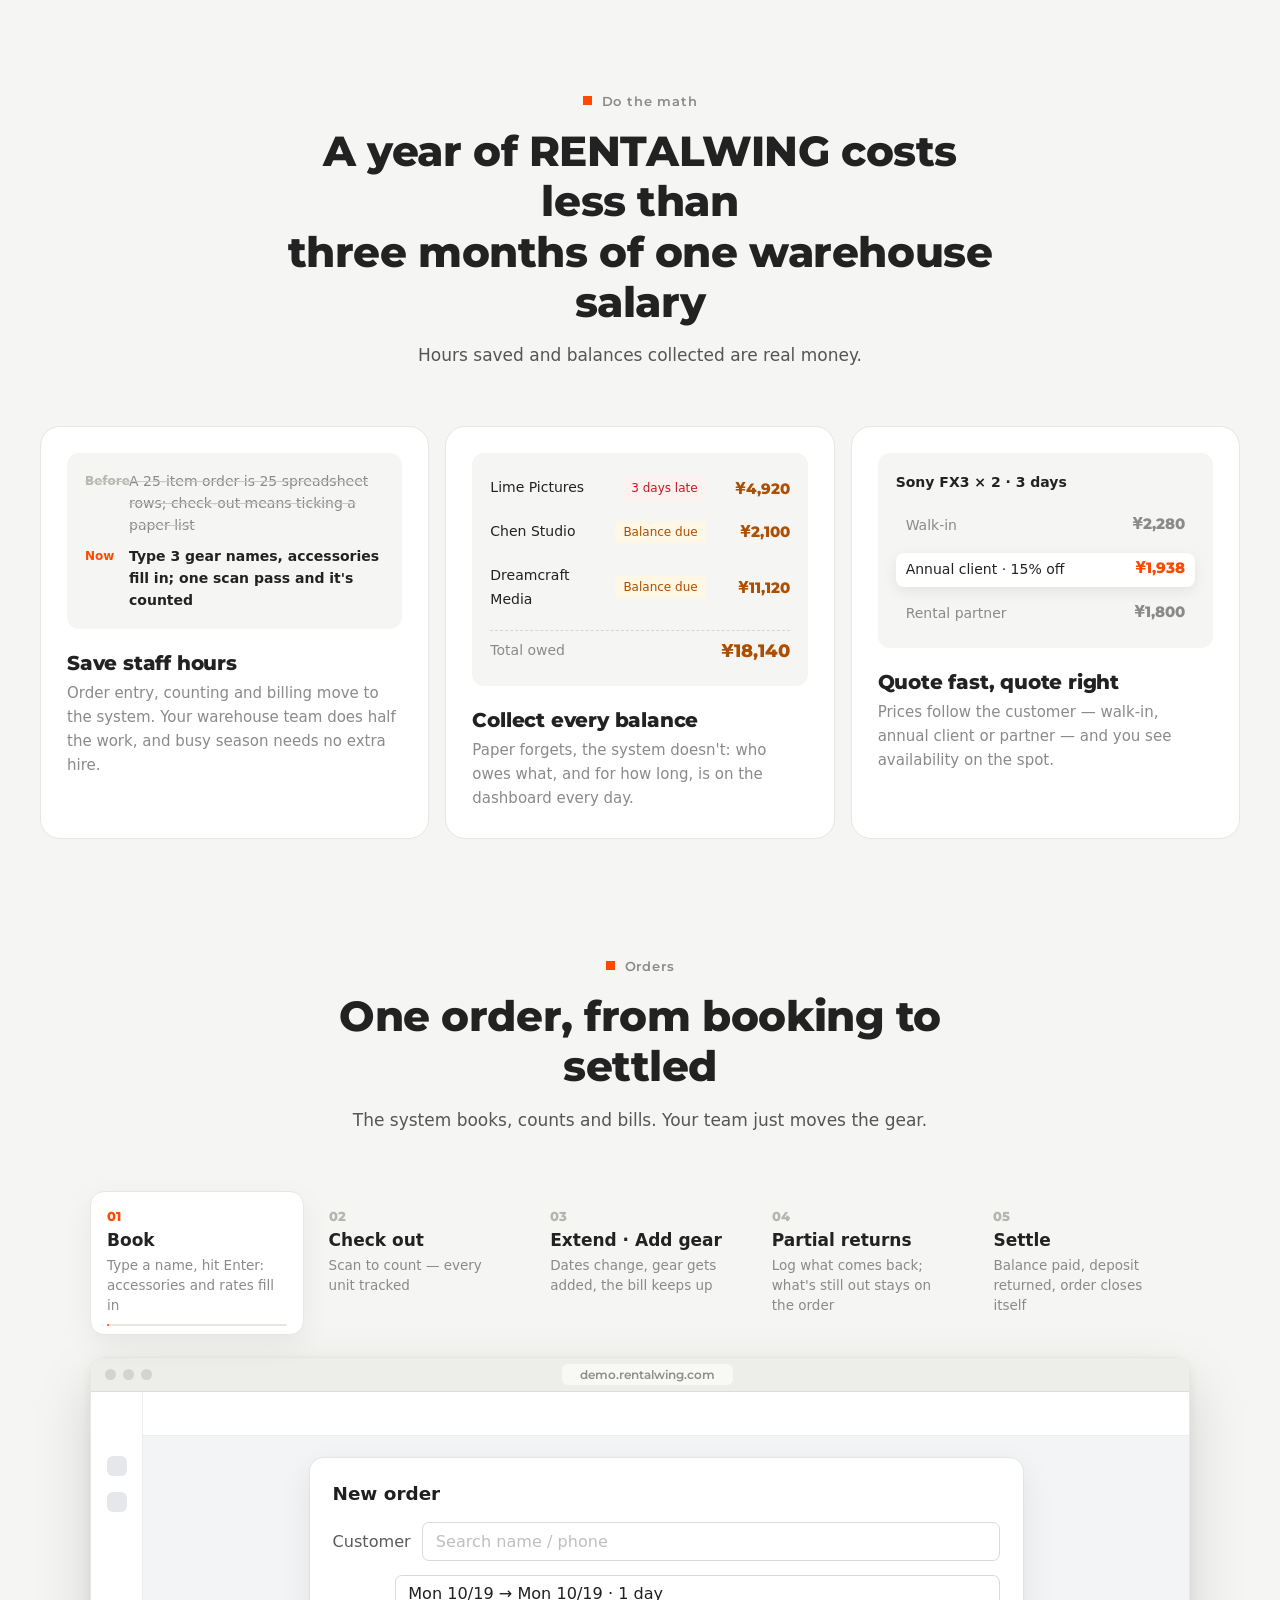
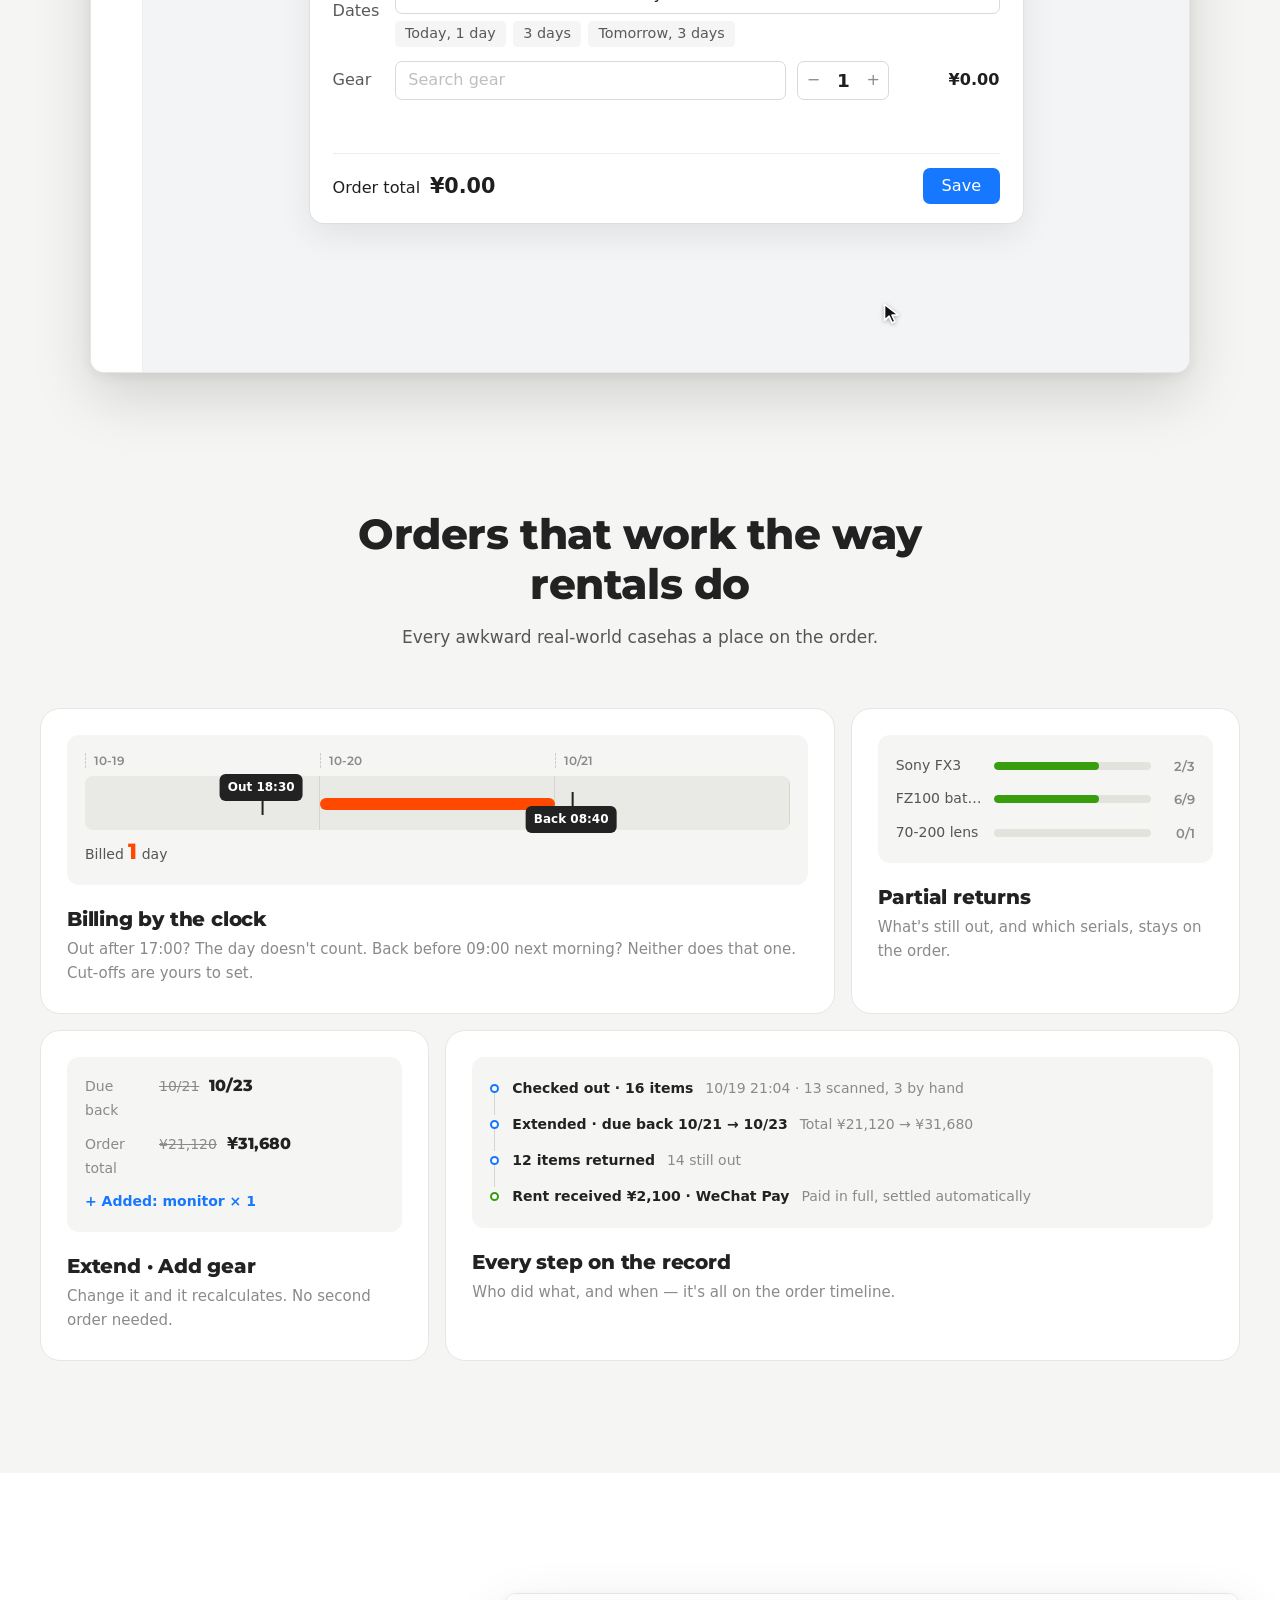
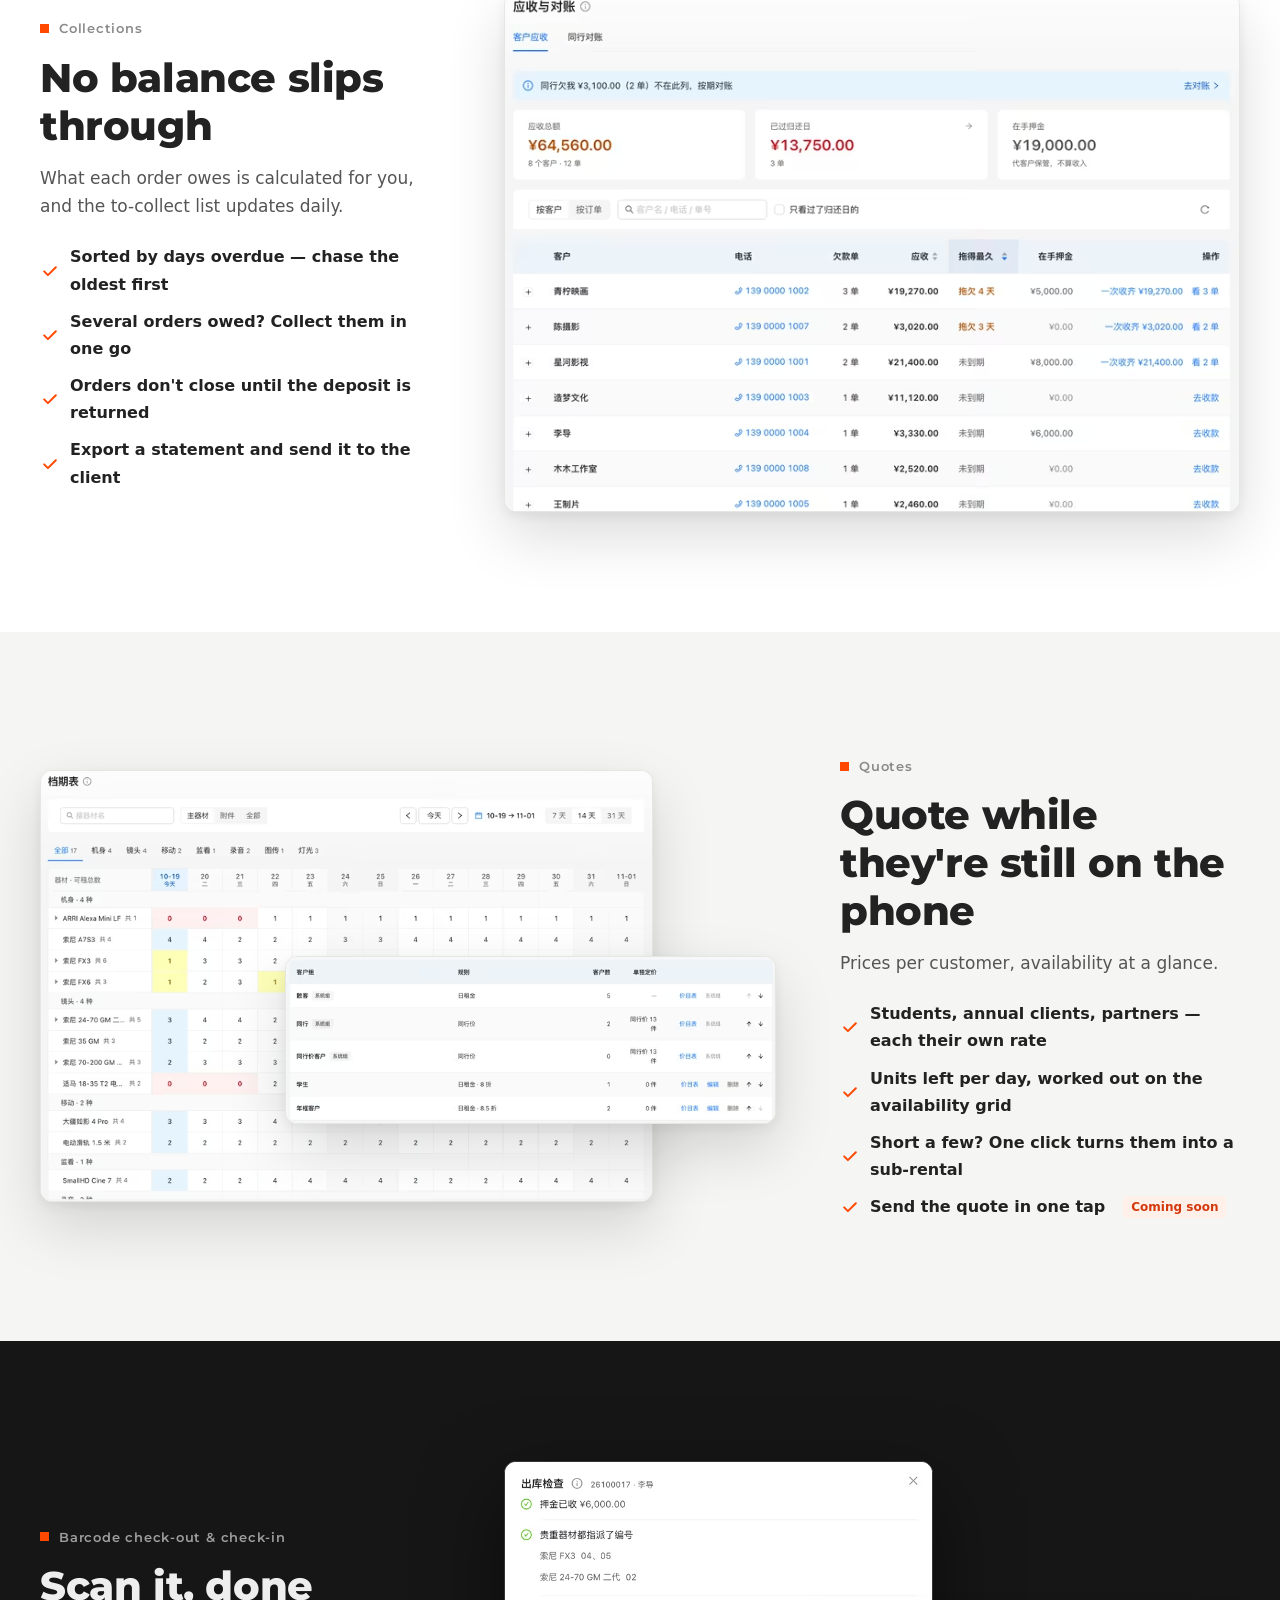
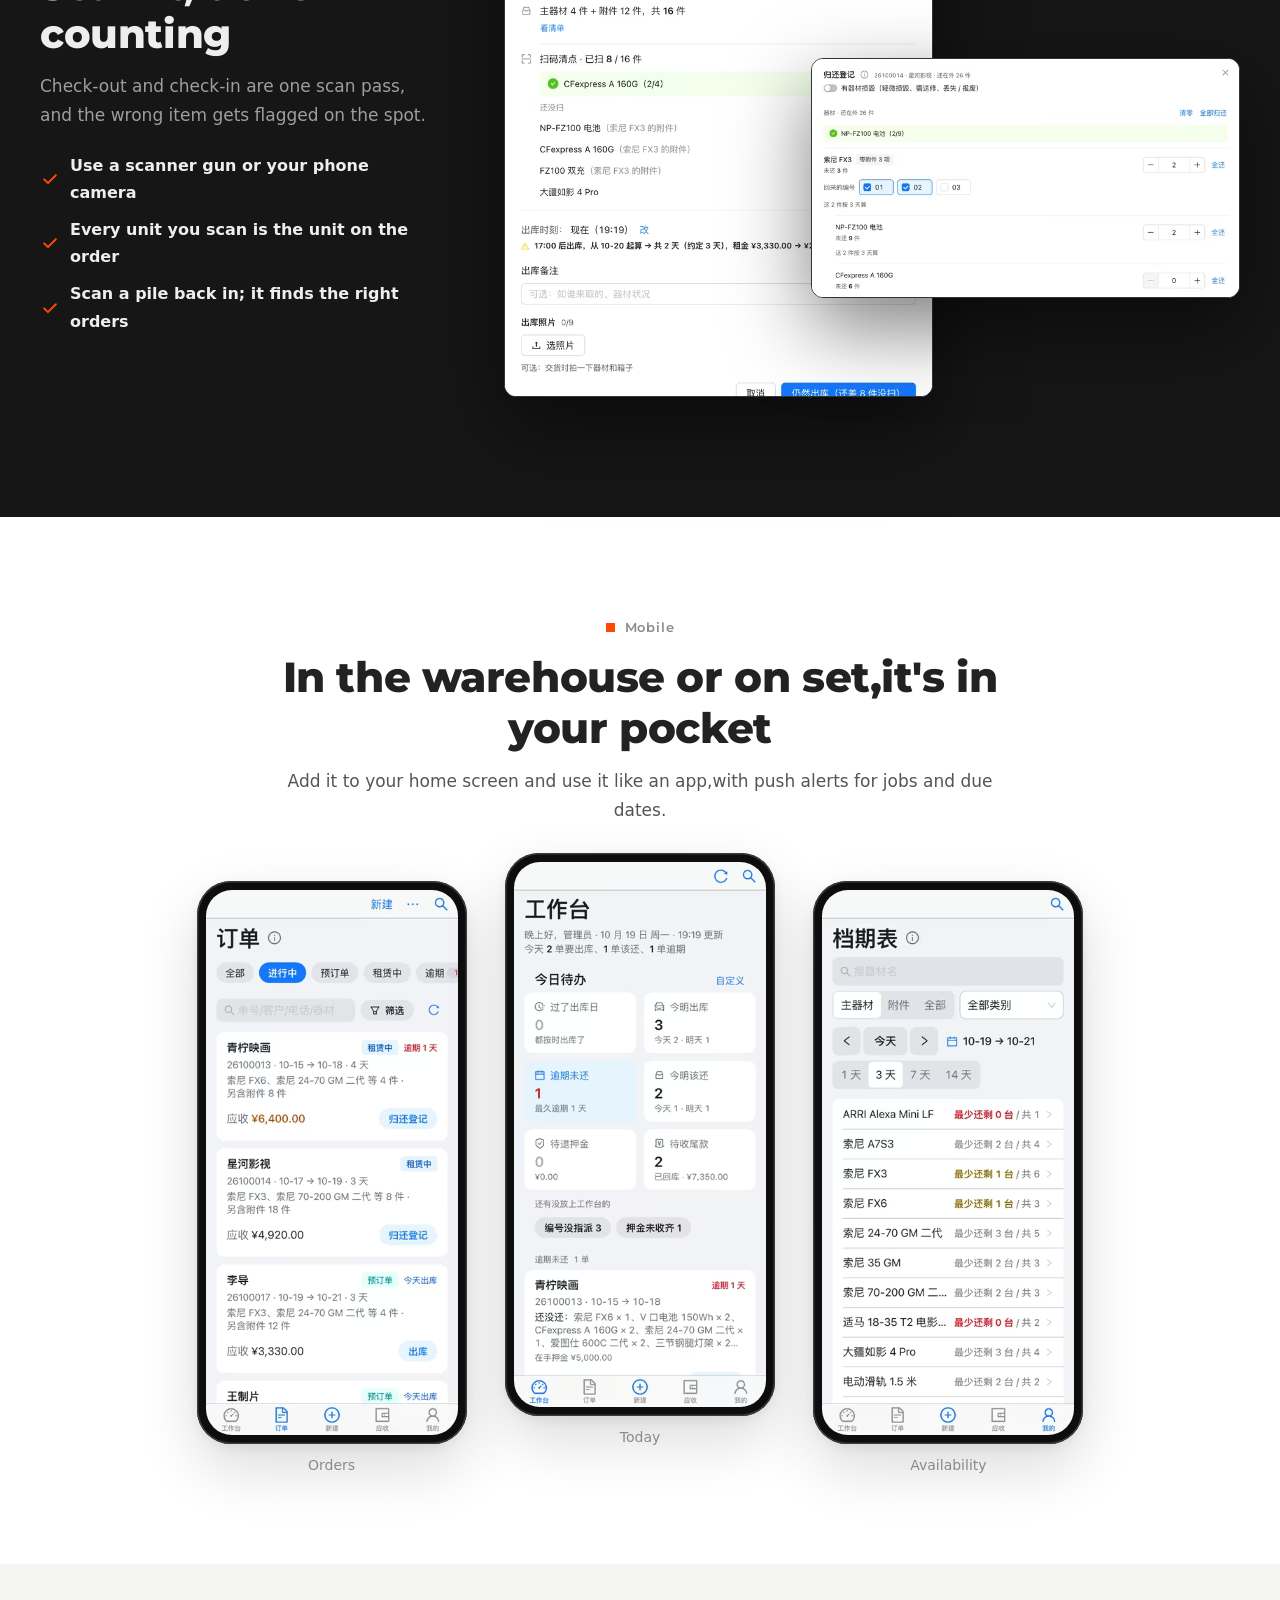
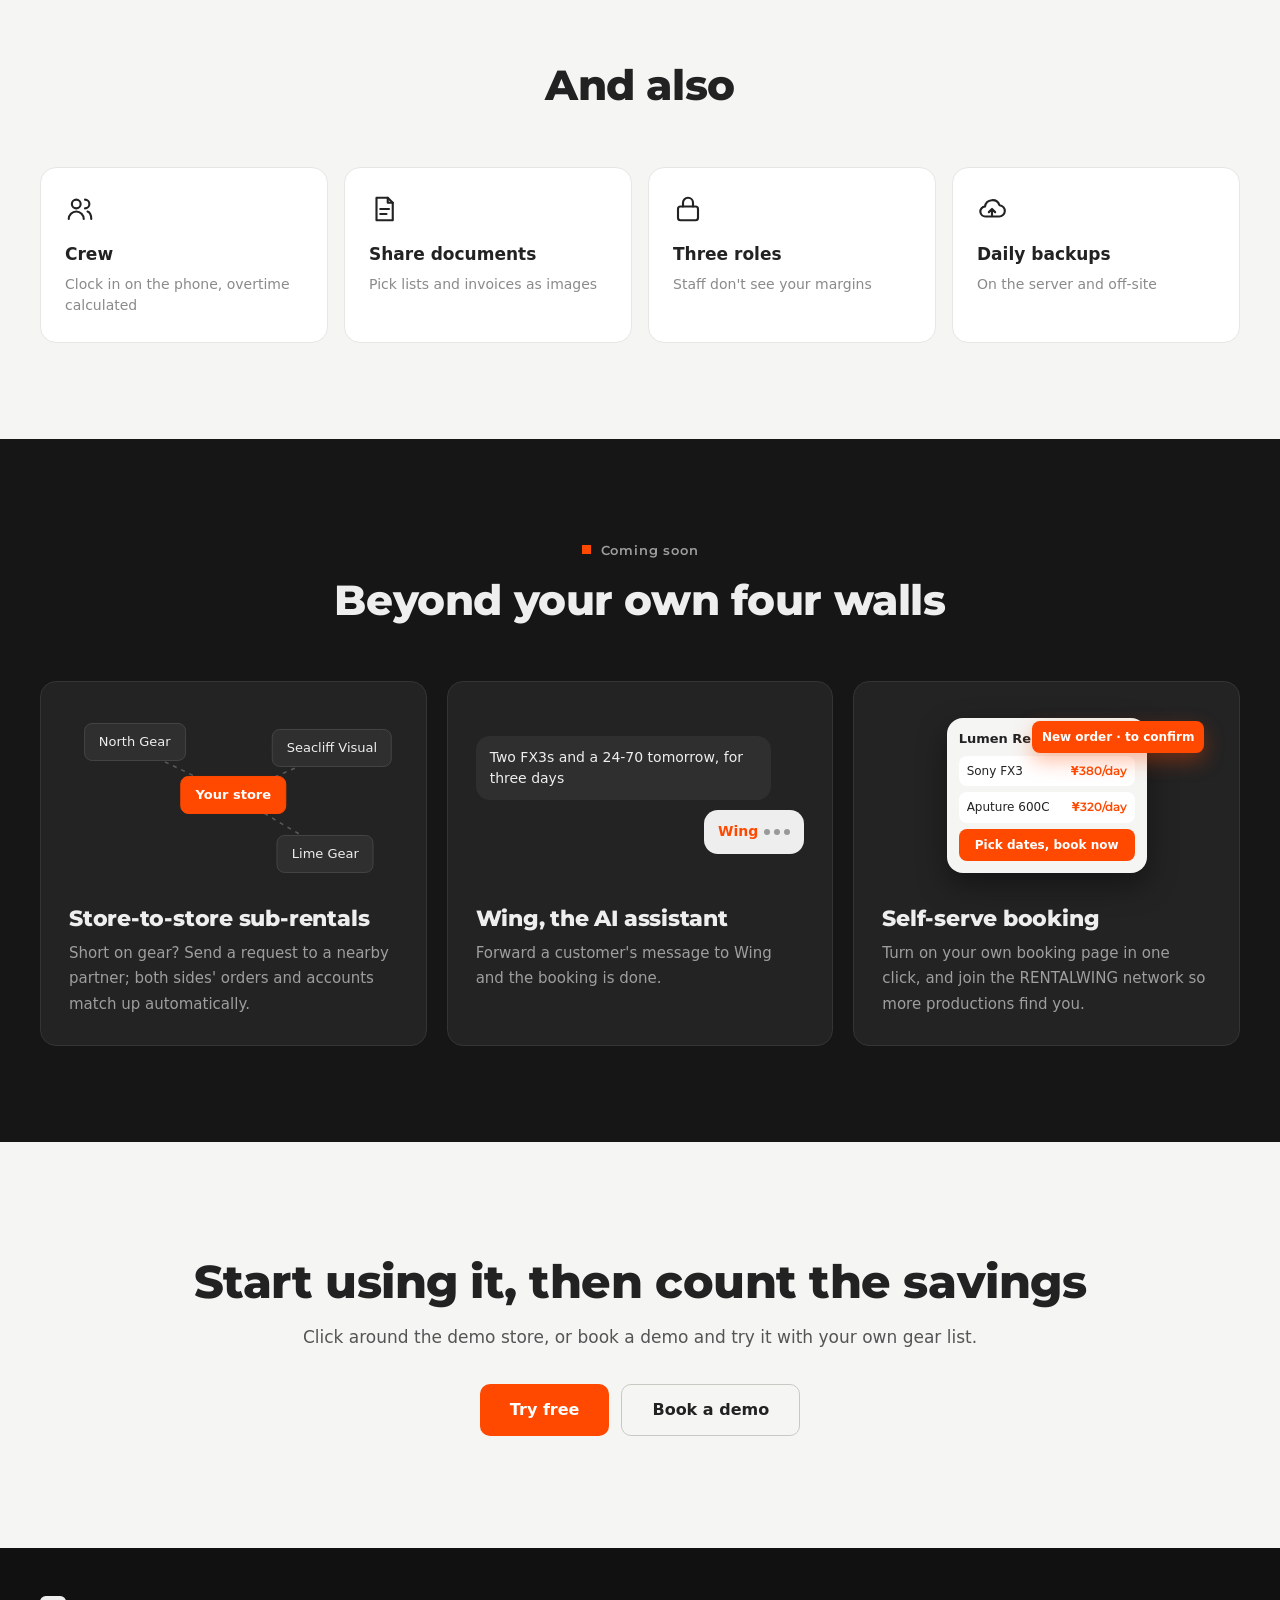
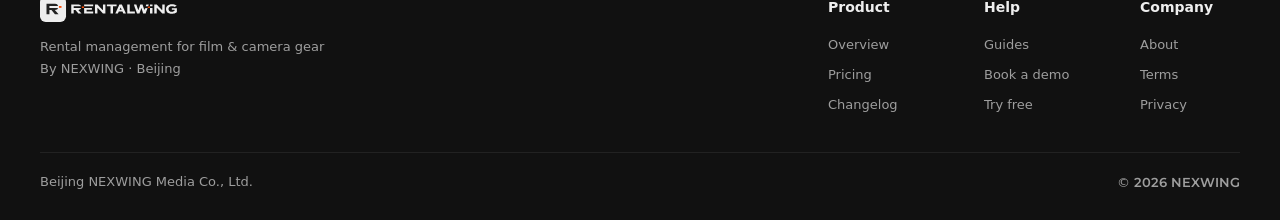
<file: en/index.html>
<!doctype html>
<html lang="en">
<head>
  <meta charset="utf-8">
  <meta name="viewport" content="width=device-width, initial-scale=1">
  <meta name="robots" content="noindex, nofollow">
  <title>RENTALWING · Rental management for film &amp; camera gear</title>
  <link rel="alternate" hreflang="zh-CN" href="../index.html">
  <meta name="description" content="Rental management for film and camera gear houses: hand order entry, check-out/check-in and reconciliation to the system. One less warehouse hire, no unpaid balance left behind, instant quotes. Works on desktop and phone.">
  <meta name="theme-color" content="#161616">
  <link rel="icon" href="../favicon.svg" type="image/svg+xml">
  <link rel="icon" href="../favicon-32.png" sizes="32x32" type="image/png">
  <link rel="apple-touch-icon" href="../apple-touch-icon.png">
  <meta property="og:type" content="website">
  <meta property="og:title" content="RENTALWING · Rental management for film &amp; camera gear">
  <meta property="og:description" content="One less warehouse hire. No unpaid balance left behind.">
  <meta property="og:image" content="../assets/img/og.png">
  <link rel="preload" href="../assets/fonts/montserrat-800.woff2" as="font" type="font/woff2" crossorigin>
  <!-- 首屏那张图先拉（按屏幕挑大小图；不认 AVIF 的浏览器会跳过这两行，照常按 <picture> 拉 WebP） -->
  <link rel="preload" href="../assets/shots/order-detail.avif" as="image" type="image/avif" media="(min-width: 641px)">
  <link rel="preload" href="../assets/shots/order-detail-sm.avif" as="image" type="image/avif" media="(max-width: 640px)">
  <link rel="stylesheet" href="../assets/css/site.css">
  <script>document.documentElement.classList.add('js')</script>
</head>
<body>
<!-- 由 tools/build_site.py 从 site-src/ 生成，别直接改这个文件 -->

<a class="skip" href="#main">Skip to content</a>

<!-- @icons -->
<!-- 线条图标（只定义一次，下面用 <use> 引用） -->
<svg width="0" height="0" style="position:absolute" aria-hidden="true">
  <defs>
    <symbol id="i-crew" viewBox="0 0 24 24"><circle cx="9" cy="8" r="3.5"/><path d="M3 20c0-3.3 2.7-6 6-6s6 2.7 6 6"/><path d="M16 4.5a3.5 3.5 0 0 1 0 7M18 14c2 .7 3 2.8 3 6"/></symbol>
    <symbol id="i-sheet" viewBox="0 0 24 24"><path d="M6 3h9l4 4v14H6z"/><path d="M15 3v4h4M9 12h7M9 16h5"/></symbol>
    <symbol id="i-lock" viewBox="0 0 24 24"><rect x="4" y="10" width="16" height="11" rx="2"/><path d="M8 10V7a4 4 0 0 1 8 0v3"/></symbol>
    <symbol id="i-cloud" viewBox="0 0 24 24"><path d="M7 18a4 4 0 0 1-.6-8A6 6 0 0 1 18 9a4.5 4.5 0 0 1-.5 9z"/><path d="M12 12v5M9.5 14.5 12 12l2.5 2.5"/></symbol>
    <symbol id="i-phone" viewBox="0 0 24 24"><rect x="6" y="2.5" width="12" height="19" rx="2.5"/><path d="M10.5 18.5h3"/></symbol>
    <symbol id="i-chat" viewBox="0 0 24 24"><path d="M4 5h16v11H9l-5 4z"/></symbol>
    <symbol id="i-check" viewBox="0 0 24 24"><path d="M5 12.5l4.5 4.5L19 7.5"/></symbol>
  </defs>
</svg>
<!-- /@icons -->

<!-- @header -->
<header class="nav" data-nav>
  <div class="wrap nav__inner">
    <a class="nav__logo" href="index.html" aria-label="RENTALWING home">
      <img src="../assets/img/rentalwing-logo-en-white.svg" alt="RENTALWING" width="168" height="32">
    </a>
    <nav class="nav__links" id="nav-links" aria-label="Site">
      <a href="index.html" data-key="home" aria-current="page">Product</a>
      <a href="pricing.html" data-key="pricing">Pricing</a>
      <a href="help.html" data-key="help">Guides</a>
      <a href="changelog.html" data-key="changelog">Changelog</a>
      <a href="about.html" data-key="about">About</a>
    </nav>
    <a class="nav__lang" href="../index.html" hreflang="zh-CN" lang="zh-CN" title="中文">中文</a>
    <a class="btn btn--primary btn--sm nav__cta" href="#trial" data-trial>Try free</a>
    <button class="nav__toggle" type="button" aria-controls="nav-links" aria-expanded="false" aria-label="Open menu" data-nav-toggle>
      <span></span><span></span>
    </button>
  </div>
</header>
<!-- /@header -->

<main id="main">

  <!-- 首屏：为什么买——省人、回款（订单是这一切的底子） -->
  <section class="hero">
    <div class="wrap hero__copy">
      <p class="eyebrow"><i></i>Rental management for film &amp; camera gear</p>
      <h1>One less warehouse hire.<br>No unpaid balance left behind.</h1>
      <p class="lead">Order entry and gear check-out/check-in handled by the system, with live equipment status.<br>Orders, inventory and customers covered end to end — a leaner rental business.</p>
      <div class="hero__actions">
        <a class="btn btn--primary btn--lg" href="#trial" data-trial>Try free</a>
        <a class="btn btn--ghost btn--lg" href="#flow">See an order in action</a>
      </div>
    </div>
    <div class="wrap hero__stage">
      <figure class="browser">
        <div class="browser__bar"><i></i><i></i><i></i><span>demo.rentalwing.com</span></div>
        <picture>
          <source media="(max-width: 640px)" srcset="../assets/shots/order-detail-sm.avif" type="image/avif">
          <source media="(max-width: 640px)" srcset="../assets/shots/order-detail-sm.webp" type="image/webp">
          <source srcset="../assets/shots/order-detail.avif" type="image/avif">
          <source srcset="../assets/shots/order-detail.webp" type="image/webp">
          <img src="../assets/shots/order-detail.jpg" width="1600" height="1125" alt="Order detail: gear, accessories, serial numbers, crew, payments, deposit and history on one order">
        </picture>
      </figure>
      <!-- 浮起来的几张小卡：省人、回款、报价各一句 -->
      <ul class="pops" aria-hidden="true">
        <li class="pop pop--a"><b>Scanned 16 / 16 items</b><span>No more ticking off a paper list</span></li>
        <li class="pop pop--b"><b>Balance due ¥2,100</b><span>On the dashboard every day</span></li>
        <li class="pop pop--c"><b>Annual client · 15% off</b><span>Quotes priced per customer</span></li>
      </ul>
      <figure class="phone phone--hero">
        <picture>
          <source media="(max-width: 640px)" srcset="../assets/shots/m-order-sm.avif" type="image/avif">
          <source media="(max-width: 640px)" srcset="../assets/shots/m-order-sm.webp" type="image/webp">
          <source srcset="../assets/shots/m-order.avif" type="image/avif">
          <source srcset="../assets/shots/m-order.webp" type="image/webp">
          <img src="../assets/shots/m-order.jpg" width="640" height="1385" alt="Order detail on a phone">
        </picture>
      </figure>
    </div>
  </section>

  <!-- 在用 -->
  <section class="proof">
    <div class="wrap proof__inner">
      <p>In daily use at a Beijing gear rental house</p>
      <ul>
        <li><strong>500<sup>+</sup></strong><span>orders a month</span></li>
        <li><strong>30%<sup>+</sup></strong><span>warehouse time saved</span></li>
        <li><strong>1000<sup>+</sup></strong><span>gear models managed</span></li>
      </ul>
    </div>
  </section>

  <!-- 为什么用：老板关心的是钱——省人工、收回尾款、报价快 -->
  <section class="why" id="why">
    <div class="wrap">
      <header class="center-head">
        <p class="eyebrow eyebrow--dark"><i></i>Do the math</p>
        <!-- TODO：定价定了以后核对这句（现在按一年一两万、北京库管月薪六七千算） -->
        <h2>A year of RENTALWING costs less than<br>three months of one warehouse salary</h2>
        <p>Hours saved and balances collected are real money.</p>
      </header>
      <div class="why__grid">
        <article class="card" data-reveal>
          <div class="viz viz-vs" aria-hidden="true">
            <p class="viz-vs__old"><span>Before</span>A 25-item order is 25 spreadsheet rows; check-out means ticking a paper list</p>
            <p class="viz-vs__new"><span>Now</span>Type 3 gear names, accessories fill in; one scan pass and it's counted</p>
          </div>
          <h3>Save staff hours</h3>
          <p>Order entry, counting and billing move to the system. Your warehouse team does half the work, and busy season needs no extra hire.</p>
        </article>
        <article class="card" data-reveal>
          <div class="viz viz-owe" aria-hidden="true">
            <p><span>Lime Pictures</span><em class="is-red">3 days late</em><b>¥4,920</b></p>
            <p><span>Chen Studio</span><em>Balance due</em><b>¥2,100</b></p>
            <p><span>Dreamcraft Media</span><em>Balance due</em><b>¥11,120</b></p>
            <p class="viz-owe__sum"><span>Total owed</span><b>¥18,140</b></p>
          </div>
          <h3>Collect every balance</h3>
          <p>Paper forgets, the system doesn't: who owes what, and for how long, is on the dashboard every day.</p>
        </article>
        <article class="card" data-reveal>
          <div class="viz viz-quote" aria-hidden="true">
            <p class="viz-quote__q">Sony FX3 × 2 · 3 days</p>
            <p><span>Walk-in</span><b>¥2,280</b></p>
            <p class="is-on"><span>Annual client · 15% off</span><b>¥1,938</b></p>
            <p><span>Rental partner</span><b>¥1,800</b></p>
          </div>
          <h3>Quote fast, quote right</h3>
          <p>Prices follow the customer — walk-in, annual client or partner — and you see availability on the spot.</p>
        </article>
      </div>
    </div>
  </section>

  <!-- 核心：一张单的全流程（代码画的界面动画，自动轮播） -->
  <section class="flow" id="flow" data-flow>
    <div class="wrap">
      <header class="center-head">
        <p class="eyebrow eyebrow--dark"><i></i>Orders</p>
        <h2>One order, from booking to settled</h2>
        <p>The system books, counts and bills. Your team just moves the gear.</p>
      </header>
      <div class="flow__body">
        <div class="flow__tabs" role="tablist" aria-label="Order flow">
          <button type="button" role="tab" aria-selected="true" data-step="0"><em>01</em><strong>Book</strong><span>Type a name, hit Enter: accessories and rates fill in</span><i class="flow__bar"></i></button>
          <button type="button" role="tab" aria-selected="false" data-step="1"><em>02</em><strong>Check out</strong><span>Scan to count — every unit tracked</span><i class="flow__bar"></i></button>
          <button type="button" role="tab" aria-selected="false" data-step="2"><em>03</em><strong>Extend · Add gear</strong><span>Dates change, gear gets added, the bill keeps up</span><i class="flow__bar"></i></button>
          <button type="button" role="tab" aria-selected="false" data-step="3"><em>04</em><strong>Partial returns</strong><span>Log what comes back; what's still out stays on the order</span><i class="flow__bar"></i></button>
          <button type="button" role="tab" aria-selected="false" data-step="4"><em>05</em><strong>Settle</strong><span>Balance paid, deposit returned, order closes itself</span><i class="flow__bar"></i></button>
        </div>
        <figure class="browser browser--light flow__stage">
          <div class="browser__bar"><i></i><i></i><i></i><span>demo.rentalwing.com</span></div>
          <!-- 代码画的演示（不是录屏）：五段脚本在 assets/js/site.js 的 SCENES 里，界面照系统的样子简化 -->
          <div class="demo" data-demo>
            <div class="demo__bg" aria-hidden="true"><i></i><i></i><i></i><i></i></div>

            <div class="scene is-active" data-scene="0" role="img" aria-label="Booking: pick a customer and dates, type a gear name, accessories and rates fill in, save as a booking">
              <div class="d-panel">
                <div class="d-title"><b>New order</b><span class="d-tag d-tag--cyan" data-k="status" hidden>Booked</span></div>
                <div class="d-field"><label>Customer</label>
                  <div class="d-box">
                    <div class="d-input" data-k="cust"><span class="d-ph">Search name / phone</span><span class="d-val"></span><i class="d-caret"></i><span class="d-tag" data-k="group">Annual client</span></div>
                    <ul class="d-drop" data-k="custDrop"><li class="is-hot"><b>Starlight Films</b><span>Annual client</span></li><li><b>Starlight Media</b><span>Walk-in</span></li></ul>
                  </div>
                </div>
                <div class="d-field"><label>Dates</label>
                  <div>
                    <p class="d-period" data-k="period">Mon 10/19 → Mon 10/19 · 1 day</p>
                    <p class="d-quick"><span>Today, 1 day</span><span>3 days</span><span data-k="q3">Tomorrow, 3 days</span></p>
                  </div>
                </div>
                <div class="d-field d-field--top"><label>Gear</label>
                  <div>
                    <div class="d-line">
                      <div class="d-box">
                        <div class="d-input" data-k="eq"><span class="d-ph">Search gear</span><span class="d-val"></span><i class="d-caret"></i></div>
                        <ul class="d-drop" data-k="eqDrop"><li class="is-hot"><b>Sony FX3</b><span>6 available · ¥323/day</span></li><li><b>Sony FX6</b><span>3 available</span></li></ul>
                      </div>
                      <span class="d-qty"><i>−</i><b data-k="qty">1</b><i data-k="plus">+</i></span>
                      <span class="d-sub" data-k="sub">¥0.00</span>
                    </div>
                    <p class="d-acc" data-k="acc"><span data-per="3">NP-FZ100 battery <b>×3</b></span><span data-per="2">CFexpress A card <b>×2</b></span><span data-per="1">FZ100 dual charger <b>×1</b></span></p>
                  </div>
                </div>
                <div class="d-foot"><span>Order total <b class="d-total" data-k="total">¥0.00</b></span><span class="d-btn" data-k="save">Save</span></div>
              </div>
            </div>

            <div class="scene" data-scene="1" role="img" aria-label="Check-out: scan each item on the checklist, check out, billing starts tomorrow">
              <div class="d-panel">
                <div class="d-title"><b>Check-out</b><span class="d-mini">26100017 · Director Li</span><span class="d-tag d-tag--cyan" data-k="status">Booked</span></div>
                <ul class="d-checks"><li>Deposit received ¥6,000.00</li><li>Serial numbers assigned</li></ul>
                <div class="d-scan">
                  <p class="d-scan__head"><span>Scanned <b data-k="n">0</b> / 8 items</span><span class="d-beep" data-k="beep"></span></p>
                  <p class="d-bar"><i data-k="bar"></i></p>
                  <ul class="d-items">
                    <li data-k="i0" data-need="2"><span>Sony FX3 <em>#04 #05</em></span><b>0/2</b></li>
                    <li data-k="i1" data-need="1"><span>Sony 24-70 GM <em>#02</em></span><b>0/1</b></li>
                    <li data-k="i2" data-need="3"><span>NP-FZ100 battery</span><b>0/3</b></li>
                    <li data-k="i3" data-need="2"><span>CFexpress A card</span><b>0/2</b></li>
                  </ul>
                </div>
                <p class="d-note">Out at 18:30 — after 17:00, billing starts tomorrow → 2 days</p>
                <div class="d-foot"><span class="d-mini">Out at: now (18:30)</span><span class="d-btn" data-k="go">Check out</span></div>
              </div>
            </div>

            <div class="scene" data-scene="2" role="img" aria-label="Extend by two days and add a monitor; dates and total update">
              <div class="d-panel">
                <div class="d-title"><b>Order 26100015</b><span class="d-mini">Dreamcraft Media</span><span class="d-tag d-tag--blue">Out</span></div>
                <p class="d-meta">Dates <b data-k="period">10/18 → 10/21 · 4 days</b></p>
                <ul class="d-items d-items--plain">
                  <li><span>ARRI Alexa Mini LF</span><b>× 1</b></li>
                  <li><span>Sigma 18-35 T2 cine lens</span><b>× 2</b></li>
                  <li><span>SmallHD Cine 7</span><b>× 2</b></li>
                  <li class="d-new" data-k="added"><span>SmallHD Cine 7 <em class="d-tag d-tag--blue">Added · 18:42</em></span><b>× 1</b></li>
                </ul>
                <div class="d-ext" data-k="ext">
                  <p class="d-quick"><span>+1 day</span><span data-k="e2">+2 days</span><span>+3 days</span></p>
                  <p class="d-note d-note--ok" data-k="extNote">Due back 10/21 → <b>10/23</b> · all available</p>
                </div>
                <div class="d-foot"><span>Order total <b class="d-total" data-k="total">¥21,120.00</b></span><span class="d-btns"><span class="d-btn d-btn--ghost" data-k="extBtn">Extend</span><span class="d-btn d-btn--ghost" data-k="moreBtn">Add gear</span></span></div>
              </div>
            </div>

            <div class="scene" data-scene="3" role="img" aria-label="Partial return: scan 12 items back, 14 still out, order moves to wrapping up">
              <div class="d-panel">
                <div class="d-title"><b>Check-in</b><span class="d-mini">26100014 · Starlight Films</span><span class="d-beep" data-k="beep"></span></div>
                <ul class="d-ret">
                  <li><div><b>Sony FX3</b><span class="d-mini">3 out</span><span class="d-units"><i data-k="u1">01</i><i data-k="u2">02</i><i>03</i></span></div><span class="d-step"><i>−</i><b data-k="s0">0</b><i>+</i></span></li>
                  <li><div><b>NP-FZ100 battery</b><span class="d-mini">9 out</span></div><span class="d-step"><i>−</i><b data-k="s1">0</b><i>+</i></span></li>
                  <li><div><b>CFexpress A card</b><span class="d-mini">6 out</span></div><span class="d-step"><i>−</i><b data-k="s2">0</b><i>+</i></span></li>
                  <li><div><b>Sony 70-200 GM</b><span class="d-mini">1 out</span></div><span class="d-step"><i>−</i><b>0</b><i>+</i></span></li>
                </ul>
                <div class="d-foot"><span>Returning <b data-k="n">0</b> · <span data-k="left">26 still out</span></span><span class="d-btn" data-k="go">Confirm return</span></div>
                <p class="d-done" data-k="done"><span class="d-tag d-tag--blue">Out</span><span class="d-tag d-tag--gray">Wrapping up · 14 left</span></p>
              </div>
            </div>

            <div class="scene" data-scene="4" role="img" aria-label="Final payment: record a payment, the order settles itself">
              <div class="d-panel">
                <div class="d-title"><b>Order 26100012</b><span class="d-mini">Chen Studio</span><span class="d-tag d-tag--orange" data-k="status">Returned</span></div>
                <dl class="d-money">
                  <div><dt>Order total</dt><dd>¥3,000.00</dd></div>
                  <div><dt>Paid</dt><dd data-k="paid">¥900.00</dd></div>
                  <div class="is-owed" data-k="owedRow"><dt>Balance</dt><dd data-k="owed">¥2,100.00</dd></div>
                </dl>
                <div class="d-collect" data-k="form">
                  <p class="d-input d-input--money"><span class="d-val">¥ 2,100.00</span></p>
                  <p class="d-quick d-pills"><span data-k="wx">WeChat Pay</span><span>Alipay</span><span>Cash</span><span>Bank transfer</span></p>
                </div>
                <ul class="d-log"><li class="d-new" data-k="logNew">Paid in full, settled · just now</li><li>Rent received ¥900.00 · WeChat Pay · 10/16</li><li>All 16 items returned · 10/16 20:30</li></ul>
                <div class="d-foot"><span class="d-mini" data-k="hint"></span><span class="d-btn" data-k="go">Collect ¥2,100</span></div>
              </div>
            </div>

            <p class="d-toast" data-toast></p>
            <span class="d-cursor" data-cursor aria-hidden="true"><svg width="22" height="22" viewBox="0 0 22 22"><path d="M3 2 L3 18 L7.5 13.8 L10.6 20.4 L13.4 19.1 L10.4 12.7 L16.6 12.5 Z" fill="#111" stroke="#fff" stroke-width="1.6" stroke-linejoin="round"/></svg></span>
          </div>
        </figure>
      </div>
    </div>
  </section>

  <!-- 订单上的细节：每张卡一个会动的小画面 -->
  <section class="details" id="details">
    <div class="wrap">
      <header class="center-head">
        <h2>Orders that work the way rentals do</h2>
        <p>Every awkward real-world case<br class="show-sm">has a place on the order.</p>
      </header>
      <div class="bento">
        <article class="card card--wide" data-reveal>
          <div class="viz viz-time" aria-hidden="true">
            <div class="viz-time__days"><span>10-19</span><span>10-20</span><span>10/21</span></div>
            <div class="viz-time__track">
              <i class="viz-time__bill"></i>
              <b class="viz-time__pin viz-time__pin--out">Out 18:30</b>
              <b class="viz-time__pin viz-time__pin--in">Back 08:40</b>
            </div>
            <p class="viz-time__sum">Billed <strong>1</strong> day</p>
          </div>
          <h3>Billing by the clock</h3>
          <p>Out after 17:00? The day doesn't count. Back before 09:00 next morning? Neither does that one. Cut-offs are yours to set.</p>
        </article>
        <article class="card" data-reveal>
          <div class="viz viz-batch" aria-hidden="true">
            <div><span>Sony FX3</span><i style="--p:.67"></i><em>2/3</em></div>
            <div><span>FZ100 battery</span><i style="--p:.67"></i><em>6/9</em></div>
            <div><span>70-200 lens</span><i style="--p:0"></i><em>0/1</em></div>
          </div>
          <h3>Partial returns</h3>
          <p>What's still out, and which serials, stays on the order.</p>
        </article>
        <article class="card" data-reveal>
          <div class="viz viz-change" aria-hidden="true">
            <p><span>Due back</span><s>10/21</s><b>10/23</b></p>
            <p><span>Order total</span><s>¥21,120</s><b>¥31,680</b></p>
            <p class="viz-change__add">+ Added: monitor × 1</p>
          </div>
          <h3>Extend · Add gear</h3>
          <p>Change it and it recalculates. No second order needed.</p>
        </article>
        <article class="card card--wide" data-reveal>
          <div class="viz viz-log" aria-hidden="true">
            <p><i></i><b>Checked out · 16 items</b><span>10/19 21:04 · 13 scanned, 3 by hand</span></p>
            <p><i></i><b>Extended · due back 10/21 → 10/23</b><span>Total ¥21,120 → ¥31,680</span></p>
            <p><i></i><b>12 items returned</b><span>14 still out</span></p>
            <p><i></i><b>Rent received ¥2,100 · WeChat Pay</b><span>Paid in full, settled automatically</span></p>
          </div>
          <h3>Every step on the record</h3>
          <p>Who did what, and when — it's all on the order timeline.</p>
        </article>
      </div>
    </div>
  </section>

  <!-- 回款 -->
  <section class="show show--white" id="money">
    <div class="wrap show__inner">
      <div class="show__text">
        <p class="eyebrow eyebrow--dark"><i></i>Collections</p>
        <h2>No balance slips through</h2>
        <p>What each order owes is calculated for you, and the to-collect list updates daily.</p>
        <ul class="ticks">
          <li><svg><use href="#i-check"/></svg>Sorted by days overdue — chase the oldest first</li>
          <li><svg><use href="#i-check"/></svg>Several orders owed? Collect them in one go</li>
          <li><svg><use href="#i-check"/></svg>Orders don't close until the deposit is returned</li>
          <li><svg><use href="#i-check"/></svg>Export a statement and send it to the client</li>
        </ul>
      </div>
      <figure class="shot" data-reveal>
        <picture>
          <source media="(max-width: 640px)" srcset="../assets/shots/receivables-sm.avif" type="image/avif">
          <source media="(max-width: 640px)" srcset="../assets/shots/receivables-sm.webp" type="image/webp">
          <source srcset="../assets/shots/receivables.avif" type="image/avif">
          <source srcset="../assets/shots/receivables.webp" type="image/webp">
          <img src="../assets/shots/receivables.jpg" width="1600" height="1125" loading="lazy" alt="Receivables: what each customer owes and for how long">
        </picture>
      </figure>
    </div>
  </section>

  <!-- 报价 -->
  <section class="show show--rev" id="quote">
    <div class="wrap show__inner">
      <div class="show__text">
        <p class="eyebrow eyebrow--dark"><i></i>Quotes</p>
        <h2>Quote while they're still on the phone</h2>
        <p>Prices per customer, availability at a glance.</p>
        <ul class="ticks">
          <li><svg><use href="#i-check"/></svg>Students, annual clients, partners — each their own rate</li>
          <li><svg><use href="#i-check"/></svg>Units left per day, worked out on the availability grid</li>
          <li><svg><use href="#i-check"/></svg>Short a few? One click turns them into a sub-rental</li>
          <li><svg><use href="#i-check"/></svg>Send the quote in one tap<span class="soon">Coming soon</span></li>
        </ul>
      </div>
      <div class="duo duo--flat" data-reveal>
        <figure class="shot duo__a">
          <picture>
            <source media="(max-width: 640px)" srcset="../assets/shots/schedule-sm.avif" type="image/avif">
            <source media="(max-width: 640px)" srcset="../assets/shots/schedule-sm.webp" type="image/webp">
            <source srcset="../assets/shots/schedule.avif" type="image/avif">
            <source srcset="../assets/shots/schedule.webp" type="image/webp">
            <img src="../assets/shots/schedule.jpg" width="1600" height="1125" loading="lazy" alt="Availability grid: units left per model per day, tight in yellow, booked out in red">
          </picture>
        </figure>
        <figure class="shot duo__b">
          <picture>
            <source media="(max-width: 640px)" srcset="../assets/shots/groups-sm.avif" type="image/avif">
            <source media="(max-width: 640px)" srcset="../assets/shots/groups-sm.webp" type="image/webp">
            <source srcset="../assets/shots/groups.avif" type="image/avif">
            <source srcset="../assets/shots/groups.webp" type="image/webp">
            <img src="../assets/shots/groups.jpg" width="1100" height="373" loading="lazy" alt="Customer groups: one pricing rule each for walk-ins, partners, students, annual clients">
          </picture>
        </figure>
      </div>
    </div>
  </section>

  <!-- 扫码 -->
  <section class="show show--dark" id="scan">
    <div class="wrap show__inner">
      <div class="show__text">
        <p class="eyebrow"><i></i>Barcode check-out &amp; check-in</p>
        <h2>Scan it, done counting</h2>
        <p>Check-out and check-in are one scan pass, and the wrong item gets flagged on the spot.</p>
        <ul class="ticks ticks--light">
          <li><svg><use href="#i-check"/></svg>Use a scanner gun or your phone camera</li>
          <li><svg><use href="#i-check"/></svg>Every unit you scan is the unit on the order</li>
          <li><svg><use href="#i-check"/></svg>Scan a pile back in; it finds the right orders</li>
        </ul>
      </div>
      <div class="duo" data-reveal>
        <figure class="shot shot--card duo__a">
          <picture>
            <source media="(max-width: 640px)" srcset="../assets/shots/dispatch-scan-sm.avif" type="image/avif">
            <source media="(max-width: 640px)" srcset="../assets/shots/dispatch-scan-sm.webp" type="image/webp">
            <source srcset="../assets/shots/dispatch-scan.avif" type="image/avif">
            <source srcset="../assets/shots/dispatch-scan.webp" type="image/webp">
            <img src="../assets/shots/dispatch-scan.jpg" width="1100" height="1375" loading="lazy" alt="Check-out list: 8 / 16 scanned, the rest listed below">
          </picture>
        </figure>
        <figure class="shot shot--card duo__b">
          <picture>
            <source media="(max-width: 640px)" srcset="../assets/shots/return-scan-sm.avif" type="image/avif">
            <source media="(max-width: 640px)" srcset="../assets/shots/return-scan-sm.webp" type="image/webp">
            <source srcset="../assets/shots/return-scan.avif" type="image/avif">
            <source srcset="../assets/shots/return-scan.webp" type="image/webp">
            <img src="../assets/shots/return-scan.jpg" width="1200" height="667" loading="lazy" alt="Check-in: scanned serials tick themselves">
          </picture>
        </figure>
      </div>
    </div>
  </section>

  <!-- 手机 -->
  <section class="phones" id="mobile">
    <div class="wrap">
      <header class="center-head">
        <p class="eyebrow eyebrow--dark"><i></i>Mobile</p>
        <h2>In the warehouse or on set,<br class="show-sm">it's in your pocket</h2>
        <p>Add it to your home screen and use it like an app,<br class="show-sm">with push alerts for jobs and due dates.</p>
      </header>
      <div class="phones__row" data-reveal>
        <figure class="phone">
          <picture>
            <source media="(max-width: 640px)" srcset="../assets/shots/m-orders-sm.avif" type="image/avif">
            <source media="(max-width: 640px)" srcset="../assets/shots/m-orders-sm.webp" type="image/webp">
            <source srcset="../assets/shots/m-orders.avif" type="image/avif">
            <source srcset="../assets/shots/m-orders.webp" type="image/webp">
            <img src="../assets/shots/m-orders.jpg" width="640" height="1385" loading="lazy" alt="Orders on a phone">
          </picture>
          <figcaption>Orders</figcaption>
        </figure>
        <figure class="phone phone--up">
          <picture>
            <source media="(max-width: 640px)" srcset="../assets/shots/m-dashboard-sm.avif" type="image/avif">
            <source media="(max-width: 640px)" srcset="../assets/shots/m-dashboard-sm.webp" type="image/webp">
            <source srcset="../assets/shots/m-dashboard.avif" type="image/avif">
            <source srcset="../assets/shots/m-dashboard.webp" type="image/webp">
            <img src="../assets/shots/m-dashboard.jpg" width="640" height="1385" loading="lazy" alt="Dashboard on a phone">
          </picture>
          <figcaption>Today</figcaption>
        </figure>
        <figure class="phone">
          <picture>
            <source media="(max-width: 640px)" srcset="../assets/shots/m-schedule-sm.avif" type="image/avif">
            <source media="(max-width: 640px)" srcset="../assets/shots/m-schedule-sm.webp" type="image/webp">
            <source srcset="../assets/shots/m-schedule.avif" type="image/avif">
            <source srcset="../assets/shots/m-schedule.webp" type="image/webp">
            <img src="../assets/shots/m-schedule.jpg" width="640" height="1385" loading="lazy" alt="Availability on a phone">
          </picture>
          <figcaption>Availability</figcaption>
        </figure>
      </div>
    </div>
  </section>

  <!-- 还有这些 -->
  <section class="tiles-sec">
    <div class="wrap">
      <header class="center-head">
        <h2>And also</h2>
      </header>
      <ul class="tiles">
        <li data-reveal><svg><use href="#i-crew"/></svg><strong>Crew</strong><span>Clock in on the phone, overtime calculated</span></li>
        <li data-reveal><svg><use href="#i-sheet"/></svg><strong>Share documents</strong><span>Pick lists and invoices as images</span></li>
        <li data-reveal><svg><use href="#i-lock"/></svg><strong>Three roles</strong><span>Staff don't see your margins</span></li>
        <li data-reveal><svg><use href="#i-cloud"/></svg><strong>Daily backups</strong><span>On the server and off-site</span></li>
      </ul>
    </div>
  </section>

  <!-- 即将推出 -->
  <section class="next" id="next">
    <div class="wrap">
      <header class="center-head center-head--light">
        <p class="eyebrow"><i></i>Coming soon</p>
        <h2>Beyond your own four walls</h2>
      </header>
      <div class="next__grid">
        <article class="next__card" data-reveal>
          <div class="net" aria-hidden="true">
            <svg class="net__lines" viewBox="0 0 300 160" preserveAspectRatio="none"><path d="M150 80 L50 30 M150 80 L250 35 M150 80 L240 135"/></svg>
            <span class="net__node net__node--me">Your store</span>
            <span class="net__node net__node--a">North Gear</span>
            <span class="net__node net__node--b">Seacliff Visual</span>
            <span class="net__node net__node--c">Lime Gear</span>
          </div>
          <h3>Store-to-store sub-rentals</h3>
          <p>Short on gear? Send a request to a nearby partner; both sides' orders and accounts match up automatically.</p>
        </article>
        <article class="next__card" data-reveal>
          <div class="chat" aria-hidden="true">
            <p class="chat__in">Two FX3s and a 24-70 tomorrow, for three days</p>
            <p class="chat__out"><b>Wing</b><span class="chat__typing"><i></i><i></i><i></i></span><span class="chat__text">Booking created · all available · est. ¥2,160</span></p>
          </div>
          <h3>Wing, the AI assistant</h3>
          <p>Forward a customer's message to Wing and the booking is done.</p>
        </article>
        <article class="next__card" data-reveal>
          <div class="mini" aria-hidden="true">
            <div class="mini__phone">
              <p class="mini__shop">Lumen Rentals</p>
              <p class="mini__item"><span>Sony FX3</span><b>¥380/day</b></p>
              <p class="mini__item"><span>Aputure 600C</span><b>¥320/day</b></p>
              <p class="mini__btn">Pick dates, book now</p>
            </div>
            <span class="mini__badge">New order · to confirm</span>
          </div>
          <h3>Self-serve booking</h3>
          <p>Turn on your own booking page in one click, and join the RENTALWING network so more productions find you.</p>
        </article>
      </div>
    </div>
  </section>

  <!-- 行动 -->
  <section class="cta" id="contact">
    <div class="wrap cta__inner">
      <h2>Start using it, then count the savings</h2>
      <p>Click around the demo store, or book a demo and try it with your own gear list.</p>
      <div class="cta__actions">
        <a class="btn btn--primary btn--lg" href="#trial" data-trial>Try free</a>
        <a class="btn btn--ghost btn--lg" href="#contact" data-contact>Book a demo</a>
      </div>
    </div>
  </section>

</main>

<!-- @footer -->
<footer class="footer">
  <div class="wrap">
    <div class="footer__top">
      <div class="footer__brand">
        <img src="../assets/img/rentalwing-logo-en-white.svg" alt="RENTALWING" width="147" height="28">
        <p>Rental management for film &amp; camera gear<br>By NEXWING · Beijing</p>
      </div>
      <nav class="footer__cols" aria-label="Sitemap">
        <div><h4>Product</h4><a href="index.html">Overview</a><a href="pricing.html">Pricing</a><a href="changelog.html">Changelog</a></div>
        <div><h4>Help</h4><a href="help.html">Guides</a><a href="#contact" data-contact>Book a demo</a><a href="#trial" data-trial>Try free</a></div>
        <div><h4>Company</h4><a href="about.html">About</a><a href="terms.html">Terms</a><a href="privacy.html">Privacy</a></div>
      </nav>
    </div>
    <div class="footer__bottom">
      <span>Beijing NEXWING Media Co., Ltd.</span>
      <span class="footer__copy">© <span data-year>2026</span> NEXWING</span>
    </div>
  </div>
</footer>

<!-- Try free: demo store not live yet. When it is, set data-trial-url, remove is-soon and the note below -->
<dialog class="modal" id="trial" aria-labelledby="trial-title" data-trial-url="https://demo.rentalwing.com">
  <form method="dialog" class="modal__close-form"><button class="modal__close" aria-label="Close">×</button></form>
  <p class="eyebrow eyebrow--dark"><i></i>Try free</p>
  <h3 id="trial-title">Demo store · Lumen Rentals</h3>
  <p class="modal__desc">A store loaded with sample gear, customers and live orders. Click anything, change anything. No sign-up: pick a role (owner / warehouse / crew) and you're in. The app itself is in Chinese for now; English is on the way.</p>
  <p class="trial-url">demo.rentalwing.com</p>
  <a class="btn btn--primary btn--lg btn--block is-soon" href="#" data-trial-go aria-disabled="true">Open demo store</a>
  <p class="modal__soon">The demo store is almost ready. Meanwhile, <a href="#contact" data-contact>book a demo</a>.</p>
</dialog>

<!-- Book a demo: contact -->
<dialog class="modal" id="contact-dialog" aria-labelledby="contact-title">
  <form method="dialog" class="modal__close-form"><button class="modal__close" aria-label="Close">×</button></form>
  <p class="eyebrow eyebrow--dark"><i></i>Book a demo</p>
  <h3 id="contact-title">Let's find a time</h3>
  <div class="contact">
    <!-- TODO: real WeChat QR /assets/img/wechat-qr.png -->
    <div class="contact__qr">WeChat QR</div>
    <ul>
      <li><span>Email</span>hello@rentalwing.com</li>
      <li><span>WeChat</span>Scan the code, note "rental"</li>
    </ul>
  </div>
</dialog>
<!-- /@footer -->

<script src="../assets/js/site.js" defer></script>
</body>
</html>
</file>
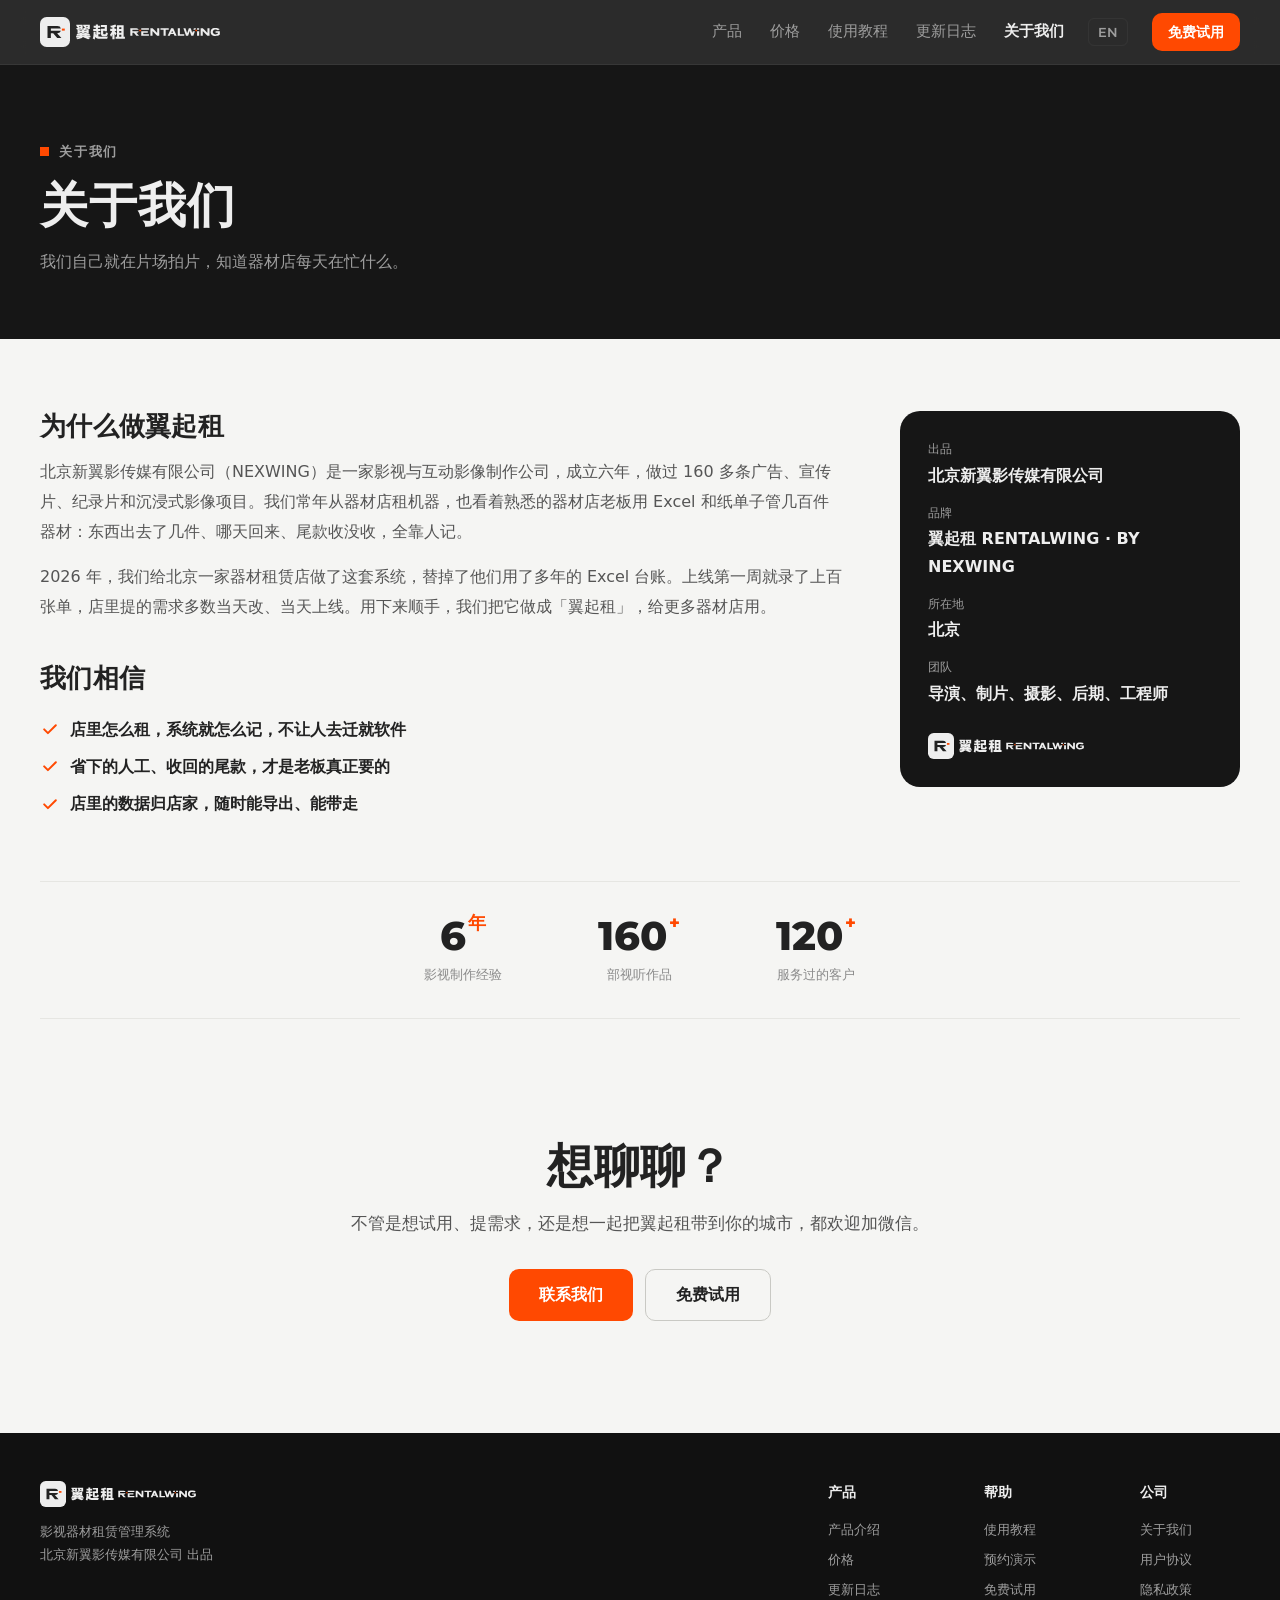
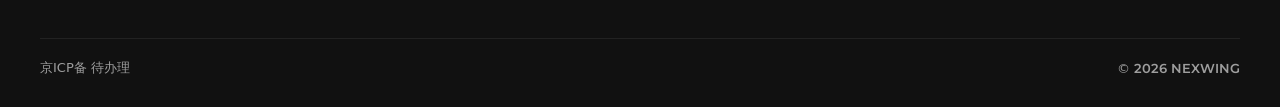
<file: about.html>
<!doctype html>
<html lang="zh-CN">
<head>
  <meta charset="utf-8">
  <meta name="viewport" content="width=device-width, initial-scale=1">
  <meta name="robots" content="noindex, nofollow">
  <title>关于我们 · 翼起租 RENTALWING</title>
  <link rel="alternate" hreflang="en" href="en/about.html">
  <meta name="description" content="翼起租 RENTALWING 由北京新翼影传媒有限公司（NEXWING）出品。我们自己就在片场，知道器材店每天在忙什么。">
  <meta name="theme-color" content="#161616">
  <link rel="icon" href="favicon.svg" type="image/svg+xml">
  <link rel="icon" href="favicon-32.png" sizes="32x32" type="image/png">
  <link rel="apple-touch-icon" href="apple-touch-icon.png">
  <meta property="og:type" content="website">
  <meta property="og:title" content="关于我们 · 翼起租 RENTALWING">
  <meta property="og:description" content="翼起租 RENTALWING 由北京新翼影传媒有限公司（NEXWING）出品。我们自己就在片场，知道器材店每天在忙什么。">
  <meta property="og:image" content="assets/img/og.png">
  <link rel="stylesheet" href="assets/css/site.css">
  <script>document.documentElement.classList.add('js')</script>
</head>
<body class="sub sub--about">
<!-- 由 tools/build_site.py 从 site-src/ 生成，别直接改这个文件 -->

<a class="skip" href="#main">跳到正文</a>

<!-- @icons -->
<!-- 线条图标（只定义一次，下面用 <use> 引用） -->
<svg width="0" height="0" style="position:absolute" aria-hidden="true">
  <defs>
    <symbol id="i-crew" viewBox="0 0 24 24"><circle cx="9" cy="8" r="3.5"/><path d="M3 20c0-3.3 2.7-6 6-6s6 2.7 6 6"/><path d="M16 4.5a3.5 3.5 0 0 1 0 7M18 14c2 .7 3 2.8 3 6"/></symbol>
    <symbol id="i-sheet" viewBox="0 0 24 24"><path d="M6 3h9l4 4v14H6z"/><path d="M15 3v4h4M9 12h7M9 16h5"/></symbol>
    <symbol id="i-lock" viewBox="0 0 24 24"><rect x="4" y="10" width="16" height="11" rx="2"/><path d="M8 10V7a4 4 0 0 1 8 0v3"/></symbol>
    <symbol id="i-cloud" viewBox="0 0 24 24"><path d="M7 18a4 4 0 0 1-.6-8A6 6 0 0 1 18 9a4.5 4.5 0 0 1-.5 9z"/><path d="M12 12v5M9.5 14.5 12 12l2.5 2.5"/></symbol>
    <symbol id="i-phone" viewBox="0 0 24 24"><rect x="6" y="2.5" width="12" height="19" rx="2.5"/><path d="M10.5 18.5h3"/></symbol>
    <symbol id="i-chat" viewBox="0 0 24 24"><path d="M4 5h16v11H9l-5 4z"/></symbol>
    <symbol id="i-check" viewBox="0 0 24 24"><path d="M5 12.5l4.5 4.5L19 7.5"/></symbol>
  </defs>
</svg>
<!-- /@icons -->

<!-- @header -->
<header class="nav" data-nav>
  <div class="wrap nav__inner">
    <a class="nav__logo" href="index.html" aria-label="翼起租 RENTALWING 首页">
      <img src="assets/img/rentalwing-logo-inline-white.svg" alt="翼起租 RENTALWING" width="192" height="32">
    </a>
    <nav class="nav__links" id="nav-links" aria-label="网站导航">
      <a href="index.html" data-key="home">产品</a>
      <a href="pricing.html" data-key="pricing">价格</a>
      <a href="help.html" data-key="help">使用教程</a>
      <a href="changelog.html" data-key="changelog">更新日志</a>
      <a href="about.html" data-key="about" aria-current="page">关于我们</a>
    </nav>
    <a class="nav__lang" href="en/about.html" hreflang="en" lang="en" title="English">EN</a>
    <a class="btn btn--primary btn--sm nav__cta" href="#trial" data-trial>免费试用</a>
    <button class="nav__toggle" type="button" aria-controls="nav-links" aria-expanded="false" aria-label="打开菜单" data-nav-toggle>
      <span></span><span></span>
    </button>
  </div>
</header>
<!-- /@header -->

<main id="main">

  <section class="page-hero">
    <div class="wrap">
      <p class="eyebrow"><i></i>关于我们</p>
      <h1>关于我们</h1>
      <p class="lead">我们自己就在片场拍片，知道器材店每天在忙什么。</p>
    </div>
  </section>

  <section class="about">
    <div class="wrap about__inner">
      <div class="about__text">
        <h2>为什么做翼起租</h2>
        <p>北京新翼影传媒有限公司（NEXWING）是一家影视与互动影像制作公司，成立六年，做过 160 多条广告、宣传片、纪录片和沉浸式影像项目。我们常年从器材店租机器，也看着熟悉的器材店老板用 Excel 和纸单子管几百件器材：东西出去了几件、哪天回来、尾款收没收，全靠人记。</p>
        <p>2026 年，我们给北京一家器材租赁店做了这套系统，替掉了他们用了多年的 Excel 台账。上线第一周就录了上百张单，店里提的需求多数当天改、当天上线。用下来顺手，我们把它做成「翼起租」，给更多器材店用。</p>
        <h2>我们相信</h2>
        <ul class="ticks">
          <li><svg><use href="#i-check"/></svg>店里怎么租，系统就怎么记，不让人去迁就软件</li>
          <li><svg><use href="#i-check"/></svg>省下的人工、收回的尾款，才是老板真正要的</li>
          <li><svg><use href="#i-check"/></svg>店里的数据归店家，随时能导出、能带走</li>
        </ul>
      </div>
      <aside class="about__facts">
        <dl>
          <div><dt>出品</dt><dd>北京新翼影传媒有限公司</dd></div>
          <div><dt>品牌</dt><dd>翼起租 RENTALWING · BY NEXWING</dd></div>
          <div><dt>所在地</dt><dd>北京</dd></div>
          <div><dt>团队</dt><dd>导演、制片、摄影、后期、工程师</dd></div>
        </dl>
        <img src="assets/img/rentalwing-logo-inline-white.svg" alt="" width="192" height="32" class="about__logo">
      </aside>
    </div>
  </section>

  <section class="about-nums">
    <div class="wrap">
      <ul>
        <li><strong>6<sup>年</sup></strong><span>影视制作经验</span></li>
        <li><strong>160<sup>+</sup></strong><span>部视听作品</span></li>
        <li><strong>120<sup>+</sup></strong><span>服务过的客户</span></li>
      </ul>
    </div>
  </section>

  <section class="cta">
    <div class="wrap cta__inner">
      <h2>想聊聊？</h2>
      <p>不管是想试用、提需求，还是想一起把翼起租带到你的城市，都欢迎加微信。</p>
      <div class="cta__actions">
        <a class="btn btn--primary btn--lg" href="#contact" data-contact>联系我们</a>
        <a class="btn btn--line btn--lg" href="#trial" data-trial>免费试用</a>
      </div>
    </div>
  </section>

</main>

<!-- @footer -->
<footer class="footer">
  <div class="wrap">
    <div class="footer__top">
      <div class="footer__brand">
        <img src="assets/img/rentalwing-logo-inline-white.svg" alt="翼起租 RENTALWING" width="168" height="28">
        <p>影视器材租赁管理系统<br>北京新翼影传媒有限公司 出品</p>
      </div>
      <nav class="footer__cols" aria-label="网站地图">
        <div><h4>产品</h4><a href="index.html">产品介绍</a><a href="pricing.html">价格</a><a href="changelog.html">更新日志</a></div>
        <div><h4>帮助</h4><a href="help.html">使用教程</a><a href="#contact" data-contact>预约演示</a><a href="#trial" data-trial>免费试用</a></div>
        <div><h4>公司</h4><a href="about.html">关于我们</a><a href="terms.html">用户协议</a><a href="privacy.html">隐私政策</a></div>
      </nav>
    </div>
    <div class="footer__bottom">
      <!-- TODO：备案号下来后替换，并链接到 https://beian.miit.gov.cn/ -->
      <span>京ICP备 待办理</span>
      <span class="footer__copy">© <span data-year>2026</span> NEXWING</span>
    </div>
  </div>
</footer>

<!-- 免费试用：演示店还没搭好，先示意。开放后把 data-trial-url 换成真的地址、去掉按钮的 is-soon 和下面那行说明 -->
<dialog class="modal" id="trial" aria-labelledby="trial-title" data-trial-url="https://demo.rentalwing.com">
  <form method="dialog" class="modal__close-form"><button class="modal__close" aria-label="关闭">×</button></form>
  <p class="eyebrow eyebrow--dark"><i></i>免费试用</p>
  <h3 id="trial-title">演示店 · 光影器材租赁</h3>
  <p class="modal__desc">装好了演示数据的一家店：器材、客户、进行中的单都有，随便点、随便改。不用注册，进去选个身份（老板 / 库管 / 助理）就能用。</p>
  <p class="trial-url">demo.rentalwing.com</p>
  <a class="btn btn--primary btn--lg btn--block is-soon" href="#" data-trial-go aria-disabled="true">进入演示店</a>
  <p class="modal__soon">演示店正在准备，开放后点上面直接进。现在可以先<a href="#contact" data-contact>预约演示</a>。</p>
</dialog>

<!-- 预约演示：联系方式 -->
<dialog class="modal" id="contact-dialog" aria-labelledby="contact-title">
  <form method="dialog" class="modal__close-form"><button class="modal__close" aria-label="关闭">×</button></form>
  <p class="eyebrow eyebrow--dark"><i></i>预约演示</p>
  <h3 id="contact-title">加微信，约个时间</h3>
  <div class="contact">
    <!-- TODO：换成真实的微信二维码 /assets/img/wechat-qr.png -->
    <div class="contact__qr">微信二维码</div>
    <ul>
      <li><span>微信</span>扫码添加，备注「器材店」</li>
      <!-- TODO：填真实的电话、邮箱 -->
      <li><span>电话</span>待补</li>
      <li><span>邮箱</span>hello@rentalwing.com</li>
    </ul>
  </div>
</dialog>
<!-- /@footer -->

<script src="assets/js/site.js" defer></script>
</body>
</html>
</file>
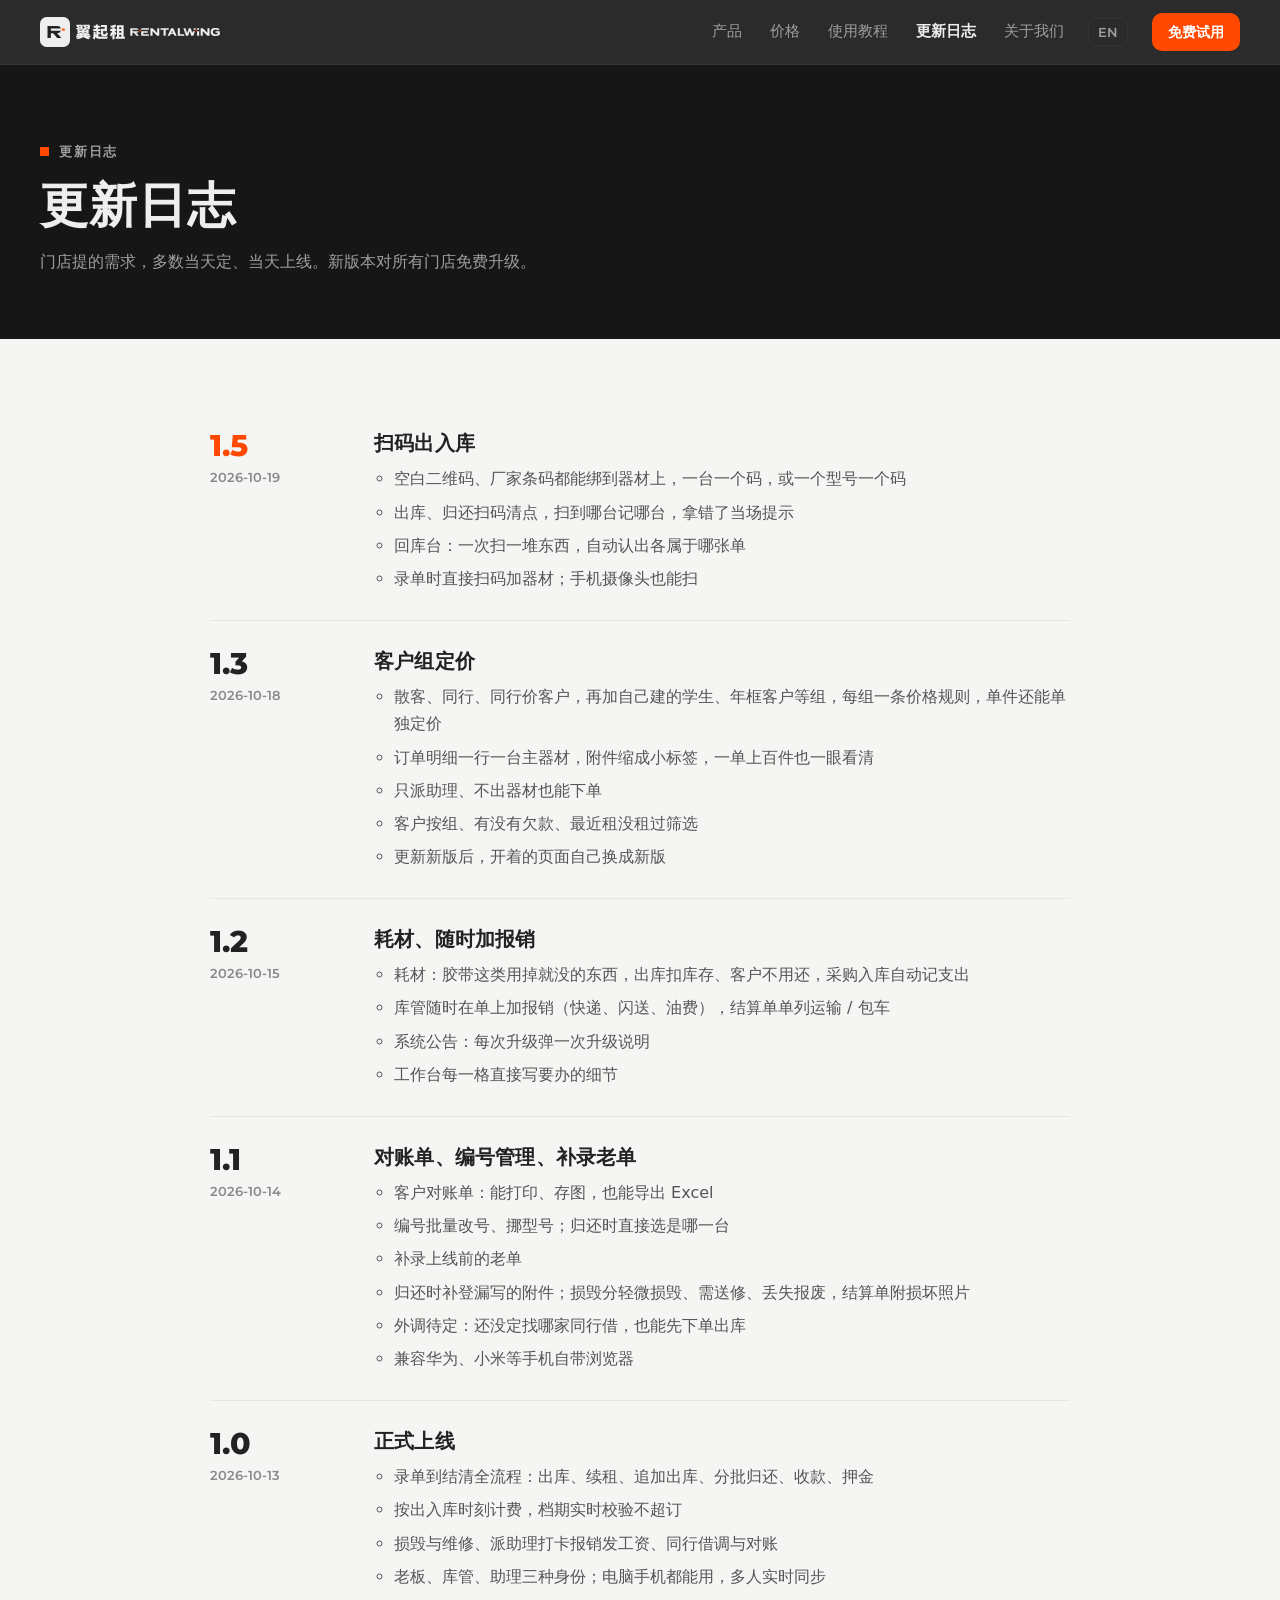
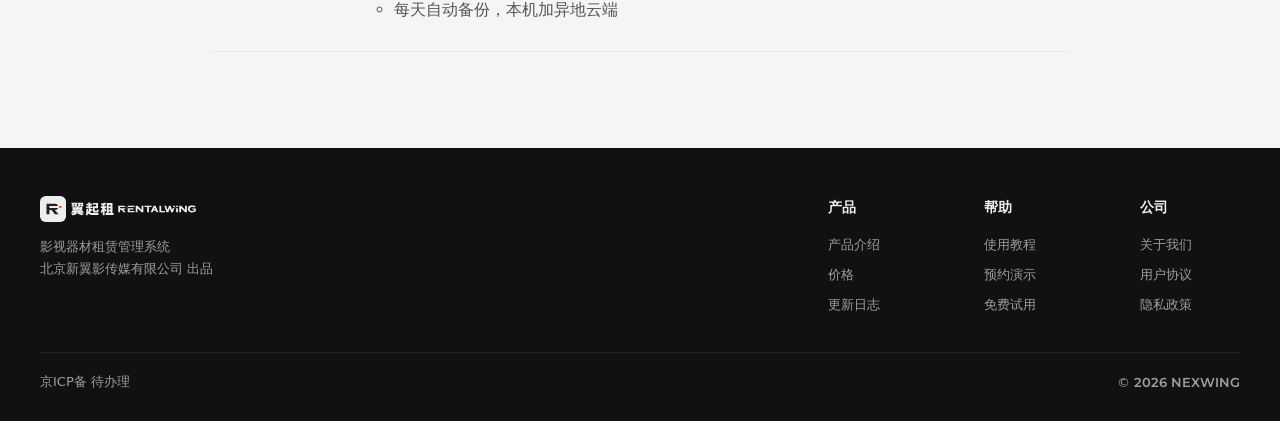
<file: changelog.html>
<!doctype html>
<html lang="zh-CN">
<head>
  <meta charset="utf-8">
  <meta name="viewport" content="width=device-width, initial-scale=1">
  <meta name="robots" content="noindex, nofollow">
  <title>更新日志 · 翼起租 RENTALWING</title>
  <link rel="alternate" hreflang="en" href="en/changelog.html">
  <meta name="description" content="翼起租 RENTALWING 每一版都更新了什么。门店提的需求，多数当天定、当天上线。">
  <meta name="theme-color" content="#161616">
  <link rel="icon" href="favicon.svg" type="image/svg+xml">
  <link rel="icon" href="favicon-32.png" sizes="32x32" type="image/png">
  <link rel="apple-touch-icon" href="apple-touch-icon.png">
  <meta property="og:type" content="website">
  <meta property="og:title" content="更新日志 · 翼起租 RENTALWING">
  <meta property="og:description" content="翼起租 RENTALWING 每一版都更新了什么。门店提的需求，多数当天定、当天上线。">
  <meta property="og:image" content="assets/img/og.png">
  <link rel="stylesheet" href="assets/css/site.css">
  <script>document.documentElement.classList.add('js')</script>
</head>
<body class="sub sub--changelog">
<!-- 由 tools/build_site.py 从 site-src/ 生成，别直接改这个文件 -->

<a class="skip" href="#main">跳到正文</a>

<!-- @icons -->
<!-- 线条图标（只定义一次，下面用 <use> 引用） -->
<svg width="0" height="0" style="position:absolute" aria-hidden="true">
  <defs>
    <symbol id="i-crew" viewBox="0 0 24 24"><circle cx="9" cy="8" r="3.5"/><path d="M3 20c0-3.3 2.7-6 6-6s6 2.7 6 6"/><path d="M16 4.5a3.5 3.5 0 0 1 0 7M18 14c2 .7 3 2.8 3 6"/></symbol>
    <symbol id="i-sheet" viewBox="0 0 24 24"><path d="M6 3h9l4 4v14H6z"/><path d="M15 3v4h4M9 12h7M9 16h5"/></symbol>
    <symbol id="i-lock" viewBox="0 0 24 24"><rect x="4" y="10" width="16" height="11" rx="2"/><path d="M8 10V7a4 4 0 0 1 8 0v3"/></symbol>
    <symbol id="i-cloud" viewBox="0 0 24 24"><path d="M7 18a4 4 0 0 1-.6-8A6 6 0 0 1 18 9a4.5 4.5 0 0 1-.5 9z"/><path d="M12 12v5M9.5 14.5 12 12l2.5 2.5"/></symbol>
    <symbol id="i-phone" viewBox="0 0 24 24"><rect x="6" y="2.5" width="12" height="19" rx="2.5"/><path d="M10.5 18.5h3"/></symbol>
    <symbol id="i-chat" viewBox="0 0 24 24"><path d="M4 5h16v11H9l-5 4z"/></symbol>
    <symbol id="i-check" viewBox="0 0 24 24"><path d="M5 12.5l4.5 4.5L19 7.5"/></symbol>
  </defs>
</svg>
<!-- /@icons -->

<!-- @header -->
<header class="nav" data-nav>
  <div class="wrap nav__inner">
    <a class="nav__logo" href="index.html" aria-label="翼起租 RENTALWING 首页">
      <img src="assets/img/rentalwing-logo-inline-white.svg" alt="翼起租 RENTALWING" width="192" height="32">
    </a>
    <nav class="nav__links" id="nav-links" aria-label="网站导航">
      <a href="index.html" data-key="home">产品</a>
      <a href="pricing.html" data-key="pricing">价格</a>
      <a href="help.html" data-key="help">使用教程</a>
      <a href="changelog.html" data-key="changelog" aria-current="page">更新日志</a>
      <a href="about.html" data-key="about">关于我们</a>
    </nav>
    <a class="nav__lang" href="en/changelog.html" hreflang="en" lang="en" title="English">EN</a>
    <a class="btn btn--primary btn--sm nav__cta" href="#trial" data-trial>免费试用</a>
    <button class="nav__toggle" type="button" aria-controls="nav-links" aria-expanded="false" aria-label="打开菜单" data-nav-toggle>
      <span></span><span></span>
    </button>
  </div>
</header>
<!-- /@header -->

<main id="main">

  <section class="page-hero">
    <div class="wrap">
      <p class="eyebrow"><i></i>更新日志</p>
      <h1>更新日志</h1>
      <p class="lead">门店提的需求，多数当天定、当天上线。新版本对所有门店免费升级。</p>
    </div>
  </section>

  <section class="changelog">
    <div class="wrap">
      <ol class="log">
        <li class="log__item log__item--new">
          <div class="log__head"><b>1.5</b><time datetime="2026-10-19">2026-10-19</time></div>
          <div class="log__body">
            <h3>扫码出入库</h3>
            <ul>
              <li>空白二维码、厂家条码都能绑到器材上，一台一个码，或一个型号一个码</li>
              <li>出库、归还扫码清点，扫到哪台记哪台，拿错了当场提示</li>
              <li>回库台：一次扫一堆东西，自动认出各属于哪张单</li>
              <li>录单时直接扫码加器材；手机摄像头也能扫</li>
            </ul>
          </div>
        </li>
        <li class="log__item">
          <div class="log__head"><b>1.3</b><time datetime="2026-10-18">2026-10-18</time></div>
          <div class="log__body">
            <h3>客户组定价</h3>
            <ul>
              <li>散客、同行、同行价客户，再加自己建的学生、年框客户等组，每组一条价格规则，单件还能单独定价</li>
              <li>订单明细一行一台主器材，附件缩成小标签，一单上百件也一眼看清</li>
              <li>只派助理、不出器材也能下单</li>
              <li>客户按组、有没有欠款、最近租没租过筛选</li>
              <li>更新新版后，开着的页面自己换成新版</li>
            </ul>
          </div>
        </li>
        <li class="log__item">
          <div class="log__head"><b>1.2</b><time datetime="2026-10-15">2026-10-15</time></div>
          <div class="log__body">
            <h3>耗材、随时加报销</h3>
            <ul>
              <li>耗材：胶带这类用掉就没的东西，出库扣库存、客户不用还，采购入库自动记支出</li>
              <li>库管随时在单上加报销（快递、闪送、油费），结算单单列运输 / 包车</li>
              <li>系统公告：每次升级弹一次升级说明</li>
              <li>工作台每一格直接写要办的细节</li>
            </ul>
          </div>
        </li>
        <li class="log__item">
          <div class="log__head"><b>1.1</b><time datetime="2026-10-14">2026-10-14</time></div>
          <div class="log__body">
            <h3>对账单、编号管理、补录老单</h3>
            <ul>
              <li>客户对账单：能打印、存图，也能导出 Excel</li>
              <li>编号批量改号、挪型号；归还时直接选是哪一台</li>
              <li>补录上线前的老单</li>
              <li>归还时补登漏写的附件；损毁分轻微损毁、需送修、丢失报废，结算单附损坏照片</li>
              <li>外调待定：还没定找哪家同行借，也能先下单出库</li>
              <li>兼容华为、小米等手机自带浏览器</li>
            </ul>
          </div>
        </li>
        <li class="log__item">
          <div class="log__head"><b>1.0</b><time datetime="2026-10-13">2026-10-13</time></div>
          <div class="log__body">
            <h3>正式上线</h3>
            <ul>
              <li>录单到结清全流程：出库、续租、追加出库、分批归还、收款、押金</li>
              <li>按出入库时刻计费，档期实时校验不超订</li>
              <li>损毁与维修、派助理打卡报销发工资、同行借调与对账</li>
              <li>老板、库管、助理三种身份；电脑手机都能用，多人实时同步</li>
              <li>每天自动备份，本机加异地云端</li>
            </ul>
          </div>
        </li>
      </ol>
    </div>
  </section>

</main>

<!-- @footer -->
<footer class="footer">
  <div class="wrap">
    <div class="footer__top">
      <div class="footer__brand">
        <img src="assets/img/rentalwing-logo-inline-white.svg" alt="翼起租 RENTALWING" width="168" height="28">
        <p>影视器材租赁管理系统<br>北京新翼影传媒有限公司 出品</p>
      </div>
      <nav class="footer__cols" aria-label="网站地图">
        <div><h4>产品</h4><a href="index.html">产品介绍</a><a href="pricing.html">价格</a><a href="changelog.html">更新日志</a></div>
        <div><h4>帮助</h4><a href="help.html">使用教程</a><a href="#contact" data-contact>预约演示</a><a href="#trial" data-trial>免费试用</a></div>
        <div><h4>公司</h4><a href="about.html">关于我们</a><a href="terms.html">用户协议</a><a href="privacy.html">隐私政策</a></div>
      </nav>
    </div>
    <div class="footer__bottom">
      <!-- TODO：备案号下来后替换，并链接到 https://beian.miit.gov.cn/ -->
      <span>京ICP备 待办理</span>
      <span class="footer__copy">© <span data-year>2026</span> NEXWING</span>
    </div>
  </div>
</footer>

<!-- 免费试用：演示店还没搭好，先示意。开放后把 data-trial-url 换成真的地址、去掉按钮的 is-soon 和下面那行说明 -->
<dialog class="modal" id="trial" aria-labelledby="trial-title" data-trial-url="https://demo.rentalwing.com">
  <form method="dialog" class="modal__close-form"><button class="modal__close" aria-label="关闭">×</button></form>
  <p class="eyebrow eyebrow--dark"><i></i>免费试用</p>
  <h3 id="trial-title">演示店 · 光影器材租赁</h3>
  <p class="modal__desc">装好了演示数据的一家店：器材、客户、进行中的单都有，随便点、随便改。不用注册，进去选个身份（老板 / 库管 / 助理）就能用。</p>
  <p class="trial-url">demo.rentalwing.com</p>
  <a class="btn btn--primary btn--lg btn--block is-soon" href="#" data-trial-go aria-disabled="true">进入演示店</a>
  <p class="modal__soon">演示店正在准备，开放后点上面直接进。现在可以先<a href="#contact" data-contact>预约演示</a>。</p>
</dialog>

<!-- 预约演示：联系方式 -->
<dialog class="modal" id="contact-dialog" aria-labelledby="contact-title">
  <form method="dialog" class="modal__close-form"><button class="modal__close" aria-label="关闭">×</button></form>
  <p class="eyebrow eyebrow--dark"><i></i>预约演示</p>
  <h3 id="contact-title">加微信，约个时间</h3>
  <div class="contact">
    <!-- TODO：换成真实的微信二维码 /assets/img/wechat-qr.png -->
    <div class="contact__qr">微信二维码</div>
    <ul>
      <li><span>微信</span>扫码添加，备注「器材店」</li>
      <!-- TODO：填真实的电话、邮箱 -->
      <li><span>电话</span>待补</li>
      <li><span>邮箱</span>hello@rentalwing.com</li>
    </ul>
  </div>
</dialog>
<!-- /@footer -->

<script src="assets/js/site.js" defer></script>
</body>
</html>
</file>
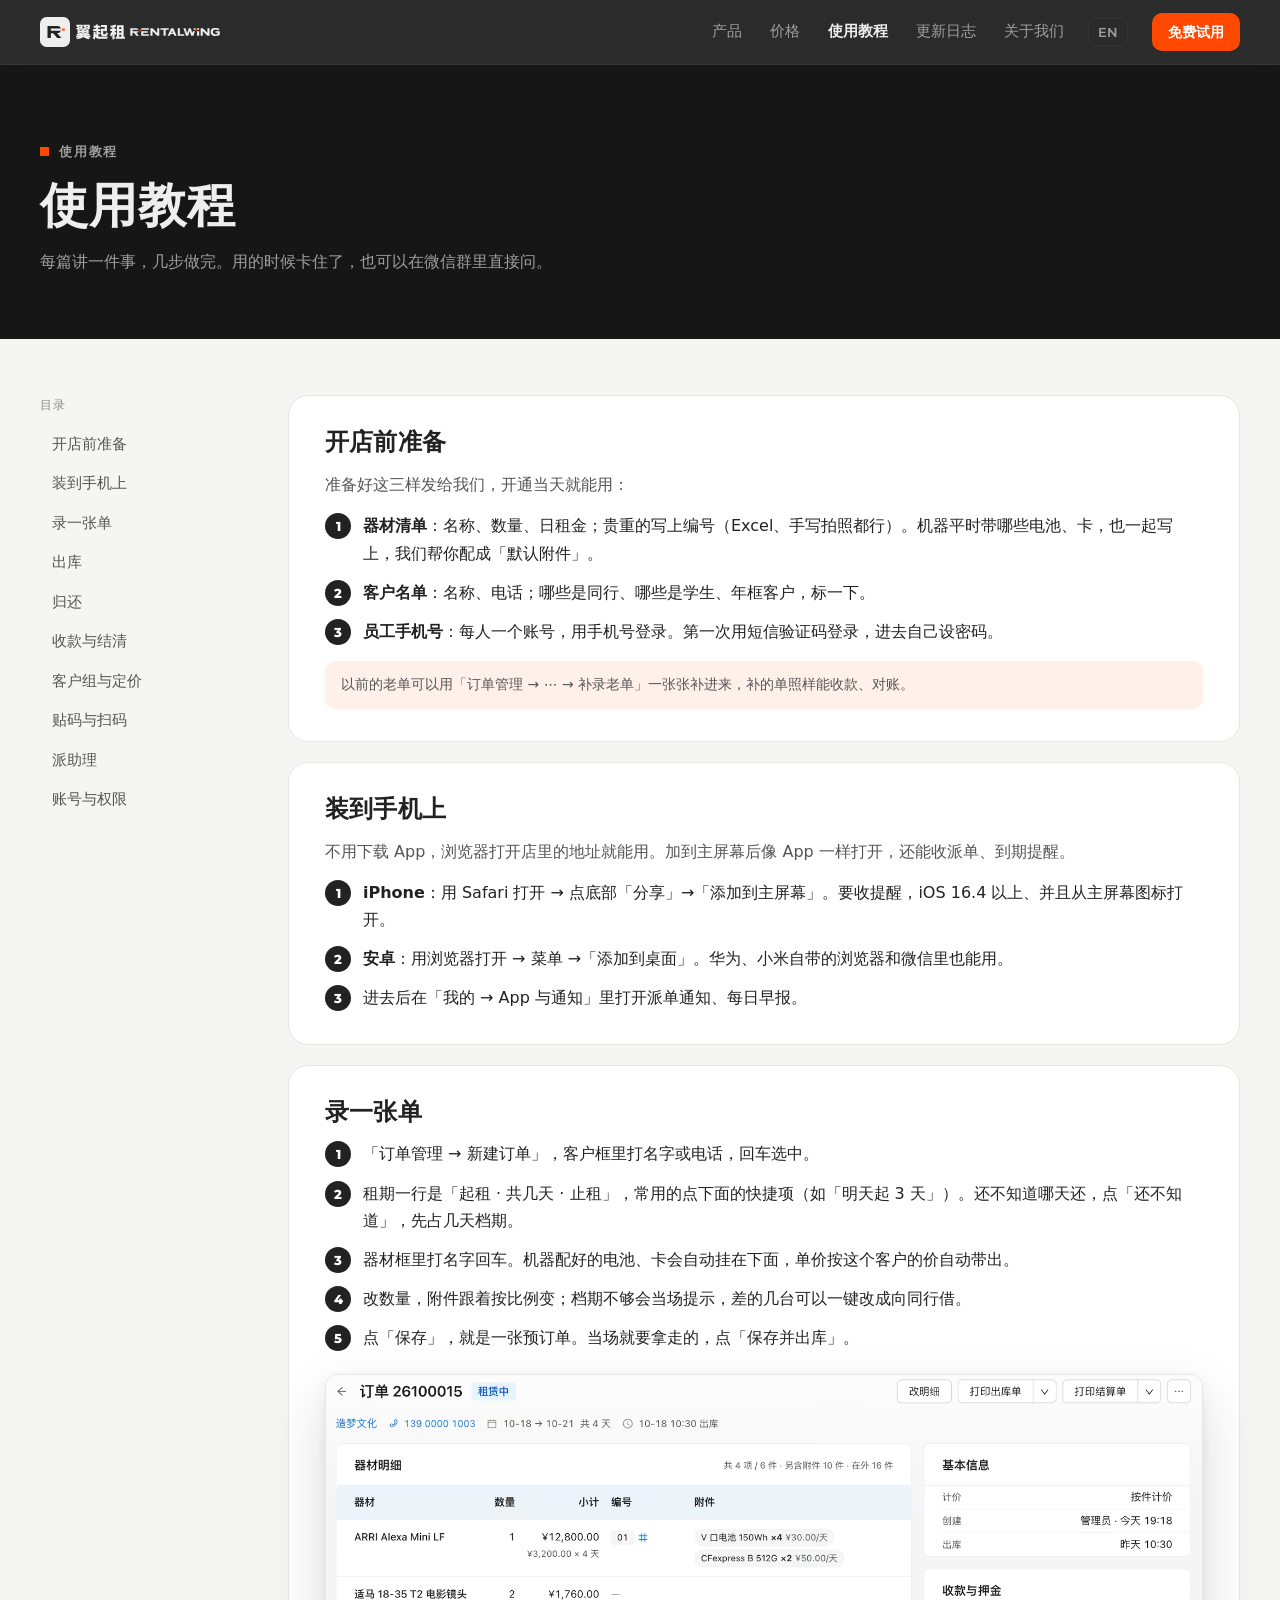
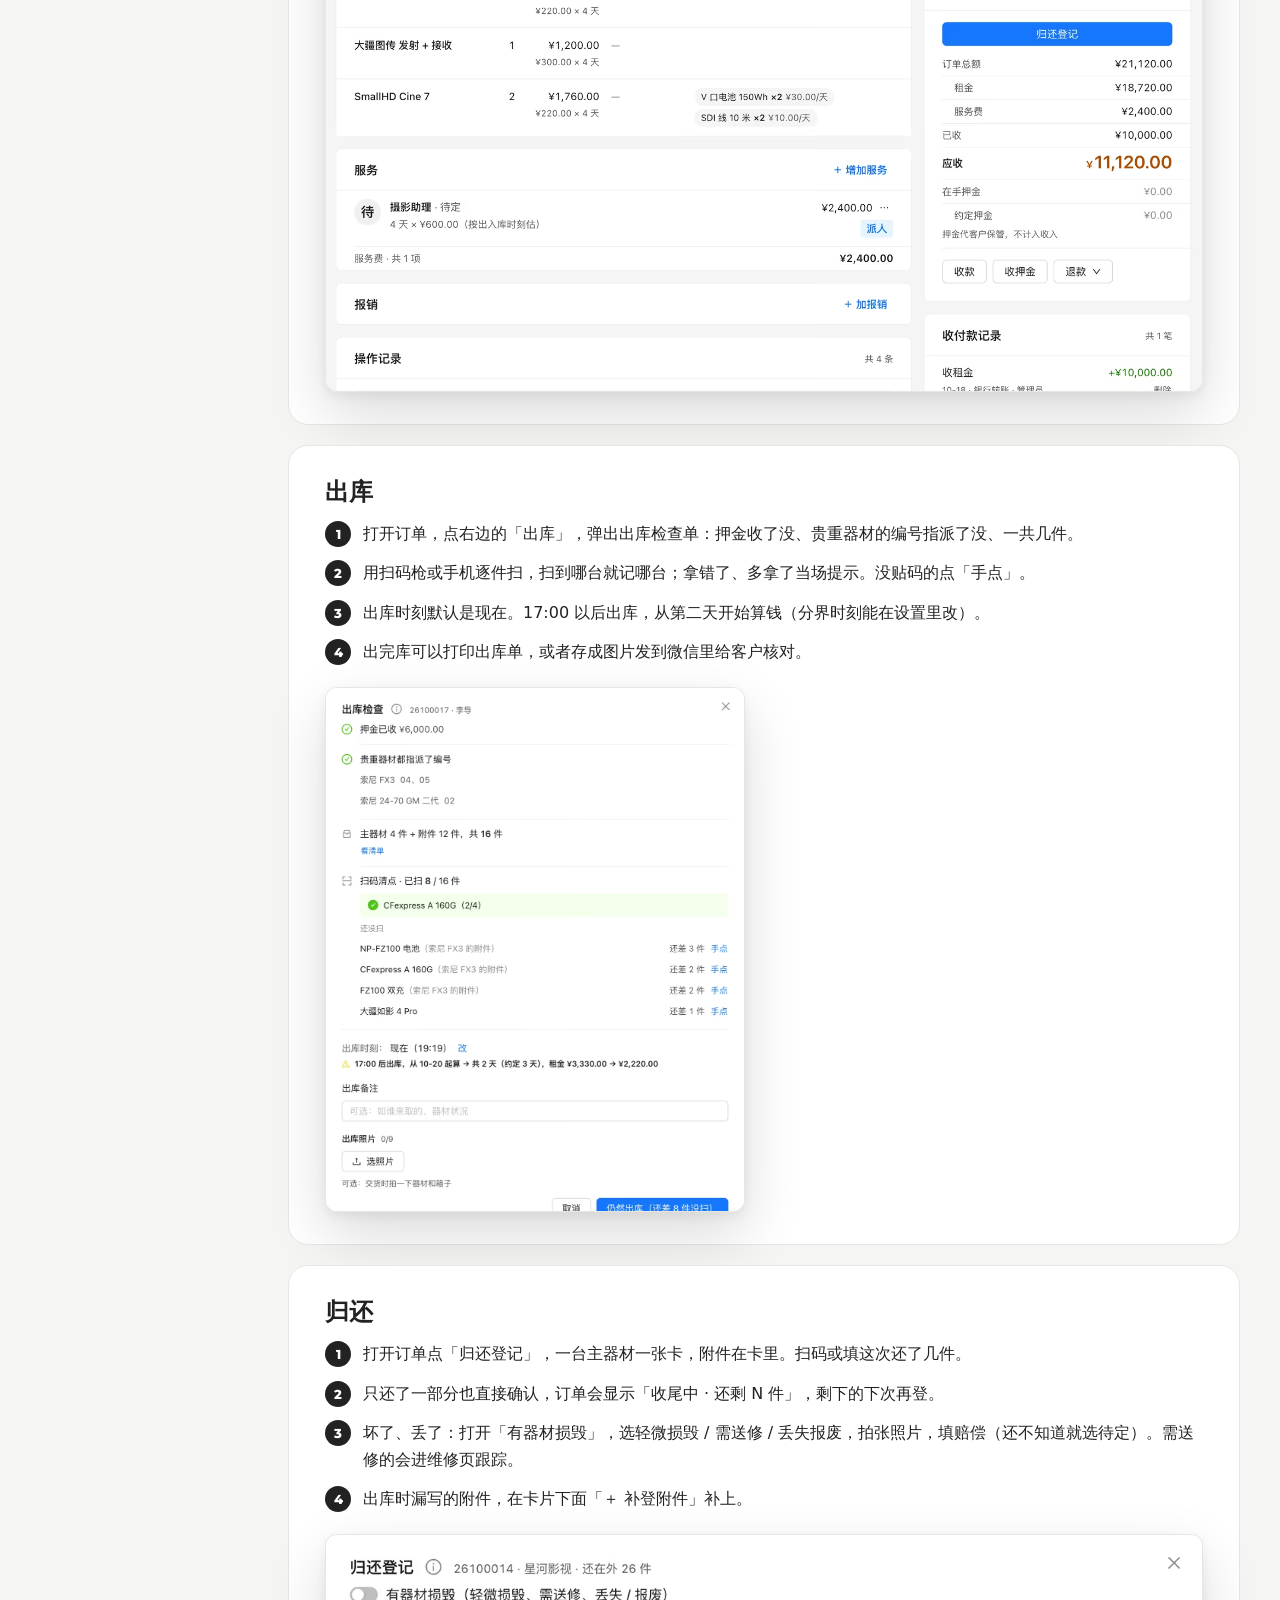
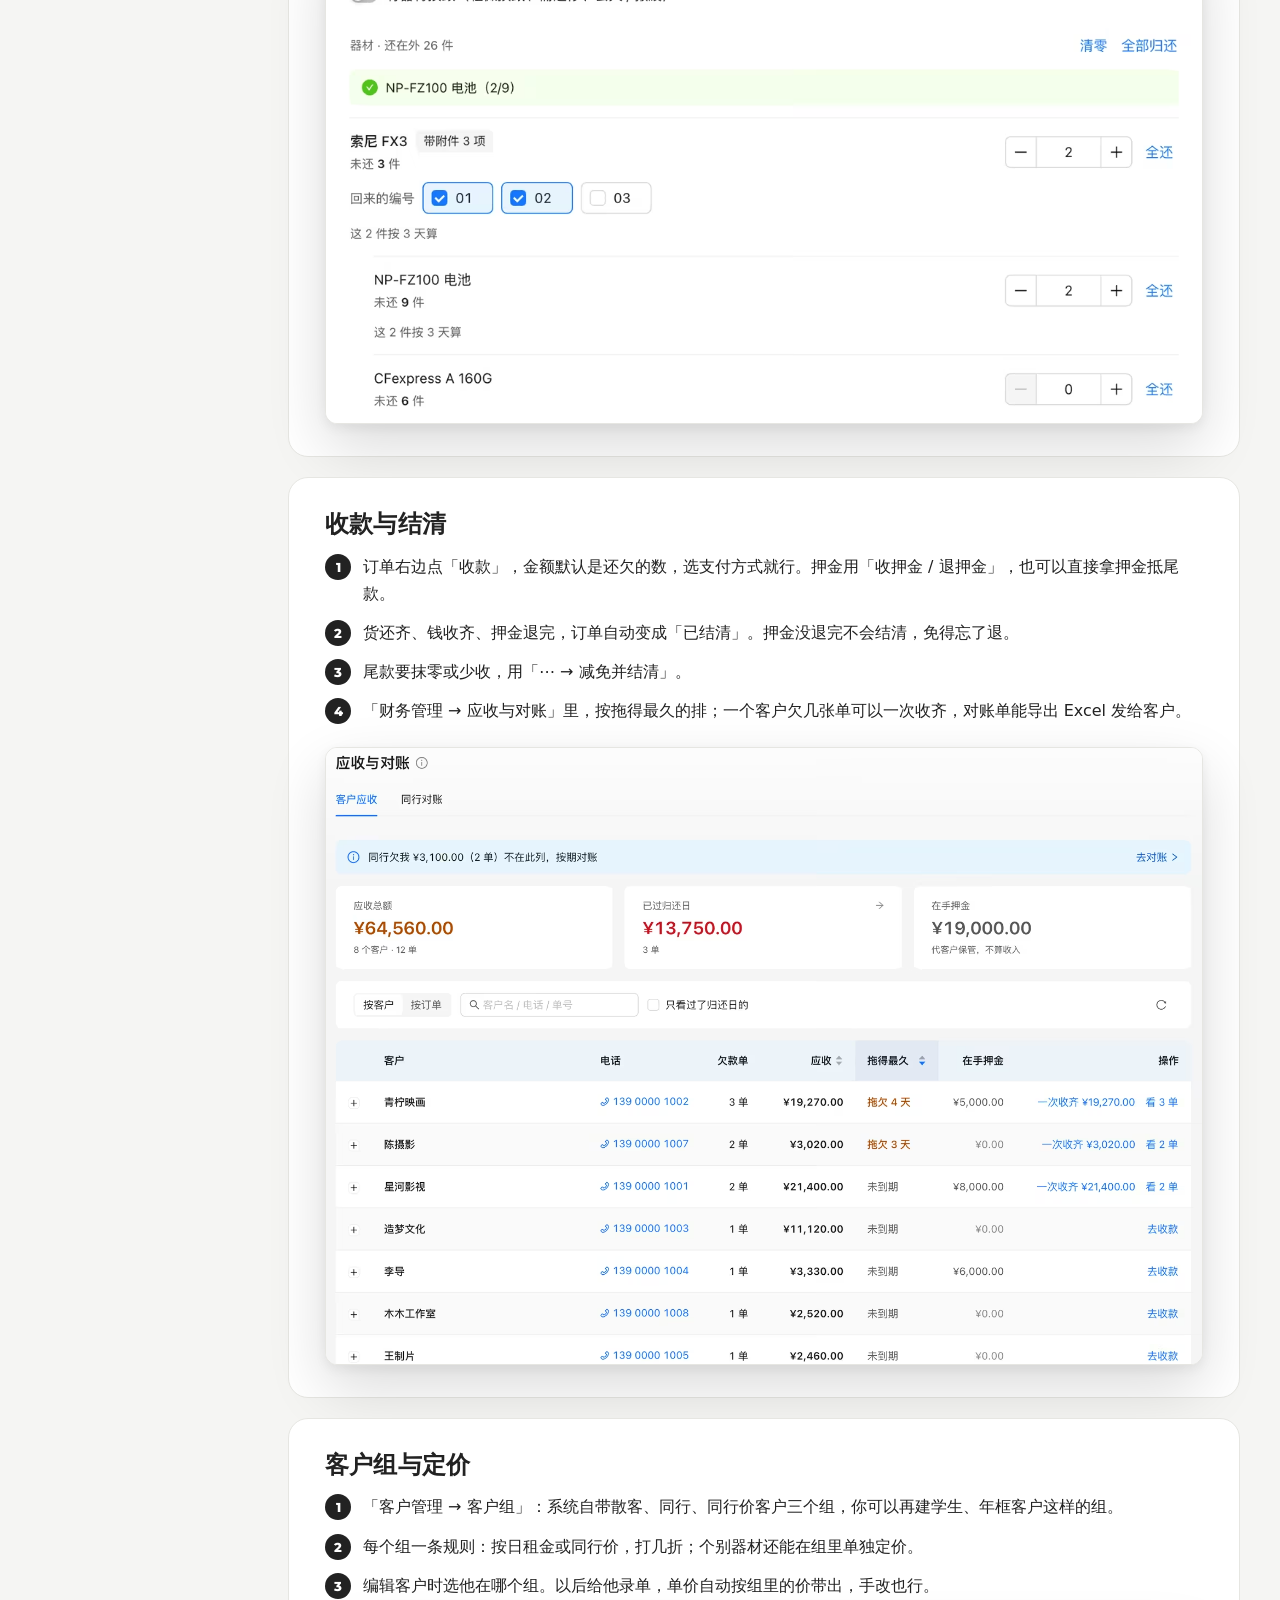
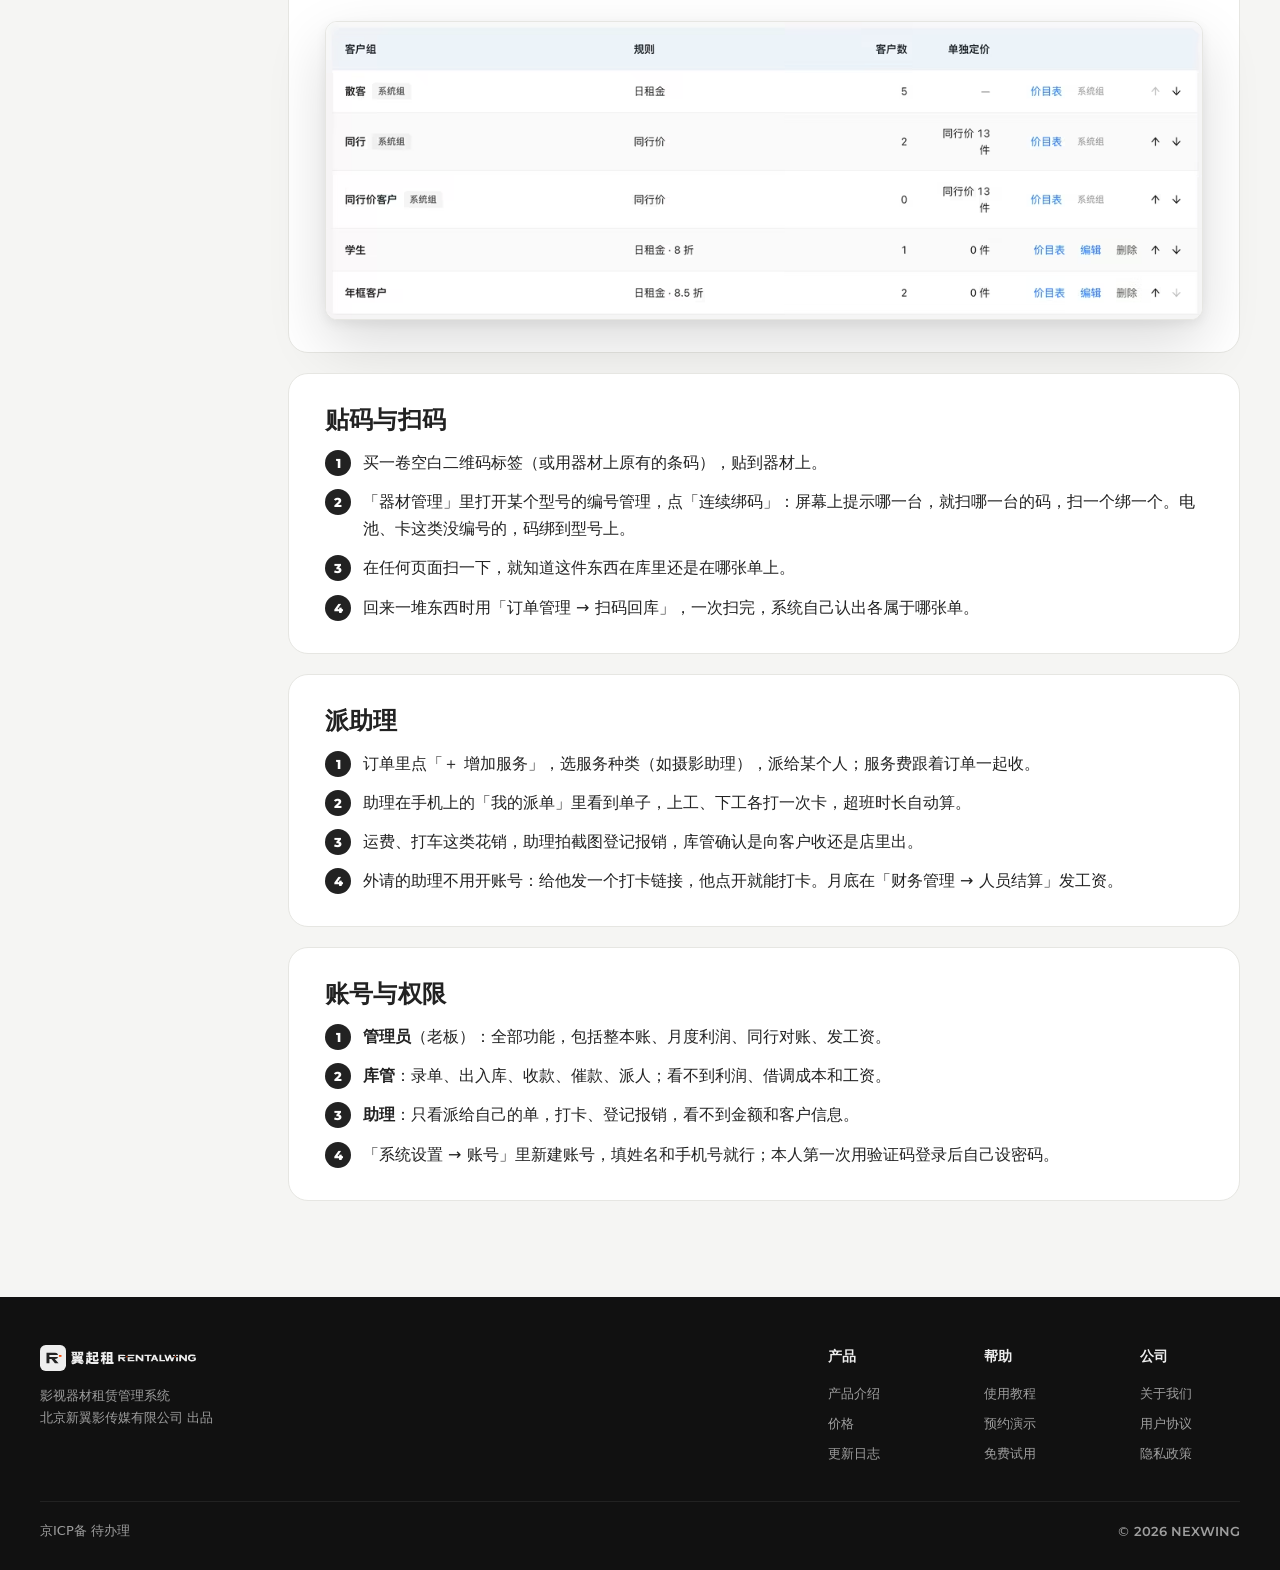
<file: help.html>
<!doctype html>
<html lang="zh-CN">
<head>
  <meta charset="utf-8">
  <meta name="viewport" content="width=device-width, initial-scale=1">
  <meta name="robots" content="noindex, nofollow">
  <title>使用教程 · 翼起租 RENTALWING</title>
  <link rel="alternate" hreflang="en" href="en/help.html">
  <meta name="description" content="翼起租 RENTALWING 使用教程：开店准备、录单、出库、归还、收款结清、客户组定价、扫码、派助理、账号权限。">
  <meta name="theme-color" content="#161616">
  <link rel="icon" href="favicon.svg" type="image/svg+xml">
  <link rel="icon" href="favicon-32.png" sizes="32x32" type="image/png">
  <link rel="apple-touch-icon" href="apple-touch-icon.png">
  <meta property="og:type" content="website">
  <meta property="og:title" content="使用教程 · 翼起租 RENTALWING">
  <meta property="og:description" content="翼起租 RENTALWING 使用教程：开店准备、录单、出库、归还、收款结清、客户组定价、扫码、派助理、账号权限。">
  <meta property="og:image" content="assets/img/og.png">
  <link rel="stylesheet" href="assets/css/site.css">
  <script>document.documentElement.classList.add('js')</script>
</head>
<body class="sub sub--help">
<!-- 由 tools/build_site.py 从 site-src/ 生成，别直接改这个文件 -->

<a class="skip" href="#main">跳到正文</a>

<!-- @icons -->
<!-- 线条图标（只定义一次，下面用 <use> 引用） -->
<svg width="0" height="0" style="position:absolute" aria-hidden="true">
  <defs>
    <symbol id="i-crew" viewBox="0 0 24 24"><circle cx="9" cy="8" r="3.5"/><path d="M3 20c0-3.3 2.7-6 6-6s6 2.7 6 6"/><path d="M16 4.5a3.5 3.5 0 0 1 0 7M18 14c2 .7 3 2.8 3 6"/></symbol>
    <symbol id="i-sheet" viewBox="0 0 24 24"><path d="M6 3h9l4 4v14H6z"/><path d="M15 3v4h4M9 12h7M9 16h5"/></symbol>
    <symbol id="i-lock" viewBox="0 0 24 24"><rect x="4" y="10" width="16" height="11" rx="2"/><path d="M8 10V7a4 4 0 0 1 8 0v3"/></symbol>
    <symbol id="i-cloud" viewBox="0 0 24 24"><path d="M7 18a4 4 0 0 1-.6-8A6 6 0 0 1 18 9a4.5 4.5 0 0 1-.5 9z"/><path d="M12 12v5M9.5 14.5 12 12l2.5 2.5"/></symbol>
    <symbol id="i-phone" viewBox="0 0 24 24"><rect x="6" y="2.5" width="12" height="19" rx="2.5"/><path d="M10.5 18.5h3"/></symbol>
    <symbol id="i-chat" viewBox="0 0 24 24"><path d="M4 5h16v11H9l-5 4z"/></symbol>
    <symbol id="i-check" viewBox="0 0 24 24"><path d="M5 12.5l4.5 4.5L19 7.5"/></symbol>
  </defs>
</svg>
<!-- /@icons -->

<!-- @header -->
<header class="nav" data-nav>
  <div class="wrap nav__inner">
    <a class="nav__logo" href="index.html" aria-label="翼起租 RENTALWING 首页">
      <img src="assets/img/rentalwing-logo-inline-white.svg" alt="翼起租 RENTALWING" width="192" height="32">
    </a>
    <nav class="nav__links" id="nav-links" aria-label="网站导航">
      <a href="index.html" data-key="home">产品</a>
      <a href="pricing.html" data-key="pricing">价格</a>
      <a href="help.html" data-key="help" aria-current="page">使用教程</a>
      <a href="changelog.html" data-key="changelog">更新日志</a>
      <a href="about.html" data-key="about">关于我们</a>
    </nav>
    <a class="nav__lang" href="en/help.html" hreflang="en" lang="en" title="English">EN</a>
    <a class="btn btn--primary btn--sm nav__cta" href="#trial" data-trial>免费试用</a>
    <button class="nav__toggle" type="button" aria-controls="nav-links" aria-expanded="false" aria-label="打开菜单" data-nav-toggle>
      <span></span><span></span>
    </button>
  </div>
</header>
<!-- /@header -->

<main id="main">

  <section class="page-hero">
    <div class="wrap">
      <p class="eyebrow"><i></i>使用教程</p>
      <h1>使用教程</h1>
      <p class="lead">每篇讲一件事，几步做完。用的时候卡住了，也可以在微信群里直接问。</p>
    </div>
  </section>

  <section class="help">
    <div class="wrap help__inner">
      <nav class="help__toc" aria-label="教程目录">
        <p class="help__toc-title">目录</p>
        <a href="#start">开店前准备</a>
        <a href="#mobile">装到手机上</a>
        <a href="#order">录一张单</a>
        <a href="#dispatch">出库</a>
        <a href="#return">归还</a>
        <a href="#money">收款与结清</a>
        <a href="#price">客户组与定价</a>
        <a href="#scan">贴码与扫码</a>
        <a href="#crew">派助理</a>
        <a href="#roles">账号与权限</a>
      </nav>

      <div class="help__body">
        <article class="guide" id="start">
          <h2>开店前准备</h2>
          <p>准备好这三样发给我们，开通当天就能用：</p>
          <ol class="steps">
            <li><b>器材清单</b>：名称、数量、日租金；贵重的写上编号（Excel、手写拍照都行）。机器平时带哪些电池、卡，也一起写上，我们帮你配成「默认附件」。</li>
            <li><b>客户名单</b>：名称、电话；哪些是同行、哪些是学生、年框客户，标一下。</li>
            <li><b>员工手机号</b>：每人一个账号，用手机号登录。第一次用短信验证码登录，进去自己设密码。</li>
          </ol>
          <p class="tip">以前的老单可以用「订单管理 → ⋯ → 补录老单」一张张补进来，补的单照样能收款、对账。</p>
        </article>

        <article class="guide" id="mobile">
          <h2>装到手机上</h2>
          <p>不用下载 App，浏览器打开店里的地址就能用。加到主屏幕后像 App 一样打开，还能收派单、到期提醒。</p>
          <ol class="steps">
            <li><b>iPhone</b>：用 Safari 打开 → 点底部「分享」→「添加到主屏幕」。要收提醒，iOS 16.4 以上、并且从主屏幕图标打开。</li>
            <li><b>安卓</b>：用浏览器打开 → 菜单 →「添加到桌面」。华为、小米自带的浏览器和微信里也能用。</li>
            <li>进去后在「我的 → App 与通知」里打开派单通知、每日早报。</li>
          </ol>
        </article>

        <article class="guide" id="order">
          <h2>录一张单</h2>
          <ol class="steps">
            <li>「订单管理 → 新建订单」，客户框里打名字或电话，回车选中。</li>
            <li>租期一行是「起租 · 共几天 · 止租」，常用的点下面的快捷项（如「明天起 3 天」）。还不知道哪天还，点「还不知道」，先占几天档期。</li>
            <li>器材框里打名字回车。机器配好的电池、卡会自动挂在下面，单价按这个客户的价自动带出。</li>
            <li>改数量，附件跟着按比例变；档期不够会当场提示，差的几台可以一键改成向同行借。</li>
            <li>点「保存」，就是一张预订单。当场就要拿走的，点「保存并出库」。</li>
          </ol>
          <figure class="shot"><picture><source media="(max-width: 640px)" srcset="assets/shots/order-detail-sm.avif" type="image/avif"><source media="(max-width: 640px)" srcset="assets/shots/order-detail-sm.webp" type="image/webp"><source srcset="assets/shots/order-detail.avif" type="image/avif"><source srcset="assets/shots/order-detail.webp" type="image/webp"><img src="assets/shots/order-detail.jpg" width="1600" height="1125" loading="lazy" alt="保存后的订单详情：器材、附件、编号、金额、操作记录都在一张单上"></picture></figure>
        </article>

        <article class="guide" id="dispatch">
          <h2>出库</h2>
          <ol class="steps">
            <li>打开订单，点右边的「出库」，弹出出库检查单：押金收了没、贵重器材的编号指派了没、一共几件。</li>
            <li>用扫码枪或手机逐件扫，扫到哪台就记哪台；拿错了、多拿了当场提示。没贴码的点「手点」。</li>
            <li>出库时刻默认是现在。17:00 以后出库，从第二天开始算钱（分界时刻能在设置里改）。</li>
            <li>出完库可以打印出库单，或者存成图片发到微信里给客户核对。</li>
          </ol>
          <figure class="shot shot--narrow"><picture><source media="(max-width: 640px)" srcset="assets/shots/dispatch-scan-sm.avif" type="image/avif"><source media="(max-width: 640px)" srcset="assets/shots/dispatch-scan-sm.webp" type="image/webp"><source srcset="assets/shots/dispatch-scan.avif" type="image/avif"><source srcset="assets/shots/dispatch-scan.webp" type="image/webp"><img src="assets/shots/dispatch-scan.jpg" width="1100" height="1375" loading="lazy" alt="出库检查单：扫码清点，已扫和还没扫的分开列"></picture></figure>
        </article>

        <article class="guide" id="return">
          <h2>归还</h2>
          <ol class="steps">
            <li>打开订单点「归还登记」，一台主器材一张卡，附件在卡里。扫码或填这次还了几件。</li>
            <li>只还了一部分也直接确认，订单会显示「收尾中 · 还剩 N 件」，剩下的下次再登。</li>
            <li>坏了、丢了：打开「有器材损毁」，选轻微损毁 / 需送修 / 丢失报废，拍张照片，填赔偿（还不知道就选待定）。需送修的会进维修页跟踪。</li>
            <li>出库时漏写的附件，在卡片下面「＋ 补登附件」补上。</li>
          </ol>
          <figure class="shot"><picture><source media="(max-width: 640px)" srcset="assets/shots/return-scan-sm.avif" type="image/avif"><source media="(max-width: 640px)" srcset="assets/shots/return-scan-sm.webp" type="image/webp"><source srcset="assets/shots/return-scan.avif" type="image/avif"><source srcset="assets/shots/return-scan.webp" type="image/webp"><img src="assets/shots/return-scan.jpg" width="1200" height="668" loading="lazy" alt="归还登记：扫到的编号自动勾上"></picture></figure>
        </article>

        <article class="guide" id="money">
          <h2>收款与结清</h2>
          <ol class="steps">
            <li>订单右边点「收款」，金额默认是还欠的数，选支付方式就行。押金用「收押金 / 退押金」，也可以直接拿押金抵尾款。</li>
            <li>货还齐、钱收齐、押金退完，订单自动变成「已结清」。押金没退完不会结清，免得忘了退。</li>
            <li>尾款要抹零或少收，用「⋯ → 减免并结清」。</li>
            <li>「财务管理 → 应收与对账」里，按拖得最久的排；一个客户欠几张单可以一次收齐，对账单能导出 Excel 发给客户。</li>
          </ol>
          <figure class="shot"><picture><source media="(max-width: 640px)" srcset="assets/shots/receivables-sm.avif" type="image/avif"><source media="(max-width: 640px)" srcset="assets/shots/receivables-sm.webp" type="image/webp"><source srcset="assets/shots/receivables.avif" type="image/avif"><source srcset="assets/shots/receivables.webp" type="image/webp"><img src="assets/shots/receivables.jpg" width="1600" height="1125" loading="lazy" alt="应收与对账：每个客户欠多少、拖了几天"></picture></figure>
        </article>

        <article class="guide" id="price">
          <h2>客户组与定价</h2>
          <ol class="steps">
            <li>「客户管理 → 客户组」：系统自带散客、同行、同行价客户三个组，你可以再建学生、年框客户这样的组。</li>
            <li>每个组一条规则：按日租金或同行价，打几折；个别器材还能在组里单独定价。</li>
            <li>编辑客户时选他在哪个组。以后给他录单，单价自动按组里的价带出，手改也行。</li>
          </ol>
          <figure class="shot"><picture><source media="(max-width: 640px)" srcset="assets/shots/groups-sm.avif" type="image/avif"><source media="(max-width: 640px)" srcset="assets/shots/groups-sm.webp" type="image/webp"><source srcset="assets/shots/groups.avif" type="image/avif"><source srcset="assets/shots/groups.webp" type="image/webp"><img src="assets/shots/groups.jpg" width="1100" height="373" loading="lazy" alt="客户组：每个组一条价格规则"></picture></figure>
        </article>

        <article class="guide" id="scan">
          <h2>贴码与扫码</h2>
          <ol class="steps">
            <li>买一卷空白二维码标签（或用器材上原有的条码），贴到器材上。</li>
            <li>「器材管理」里打开某个型号的编号管理，点「连续绑码」：屏幕上提示哪一台，就扫哪一台的码，扫一个绑一个。电池、卡这类没编号的，码绑到型号上。</li>
            <li>在任何页面扫一下，就知道这件东西在库里还是在哪张单上。</li>
            <li>回来一堆东西时用「订单管理 → 扫码回库」，一次扫完，系统自己认出各属于哪张单。</li>
          </ol>
        </article>

        <article class="guide" id="crew">
          <h2>派助理</h2>
          <ol class="steps">
            <li>订单里点「＋ 增加服务」，选服务种类（如摄影助理），派给某个人；服务费跟着订单一起收。</li>
            <li>助理在手机上的「我的派单」里看到单子，上工、下工各打一次卡，超班时长自动算。</li>
            <li>运费、打车这类花销，助理拍截图登记报销，库管确认是向客户收还是店里出。</li>
            <li>外请的助理不用开账号：给他发一个打卡链接，他点开就能打卡。月底在「财务管理 → 人员结算」发工资。</li>
          </ol>
        </article>

        <article class="guide" id="roles">
          <h2>账号与权限</h2>
          <ol class="steps">
            <li><b>管理员</b>（老板）：全部功能，包括整本账、月度利润、同行对账、发工资。</li>
            <li><b>库管</b>：录单、出入库、收款、催款、派人；看不到利润、借调成本和工资。</li>
            <li><b>助理</b>：只看派给自己的单，打卡、登记报销，看不到金额和客户信息。</li>
            <li>「系统设置 → 账号」里新建账号，填姓名和手机号就行；本人第一次用验证码登录后自己设密码。</li>
          </ol>
        </article>
      </div>
    </div>
  </section>

</main>

<!-- @footer -->
<footer class="footer">
  <div class="wrap">
    <div class="footer__top">
      <div class="footer__brand">
        <img src="assets/img/rentalwing-logo-inline-white.svg" alt="翼起租 RENTALWING" width="168" height="28">
        <p>影视器材租赁管理系统<br>北京新翼影传媒有限公司 出品</p>
      </div>
      <nav class="footer__cols" aria-label="网站地图">
        <div><h4>产品</h4><a href="index.html">产品介绍</a><a href="pricing.html">价格</a><a href="changelog.html">更新日志</a></div>
        <div><h4>帮助</h4><a href="help.html">使用教程</a><a href="#contact" data-contact>预约演示</a><a href="#trial" data-trial>免费试用</a></div>
        <div><h4>公司</h4><a href="about.html">关于我们</a><a href="terms.html">用户协议</a><a href="privacy.html">隐私政策</a></div>
      </nav>
    </div>
    <div class="footer__bottom">
      <!-- TODO：备案号下来后替换，并链接到 https://beian.miit.gov.cn/ -->
      <span>京ICP备 待办理</span>
      <span class="footer__copy">© <span data-year>2026</span> NEXWING</span>
    </div>
  </div>
</footer>

<!-- 免费试用：演示店还没搭好，先示意。开放后把 data-trial-url 换成真的地址、去掉按钮的 is-soon 和下面那行说明 -->
<dialog class="modal" id="trial" aria-labelledby="trial-title" data-trial-url="https://demo.rentalwing.com">
  <form method="dialog" class="modal__close-form"><button class="modal__close" aria-label="关闭">×</button></form>
  <p class="eyebrow eyebrow--dark"><i></i>免费试用</p>
  <h3 id="trial-title">演示店 · 光影器材租赁</h3>
  <p class="modal__desc">装好了演示数据的一家店：器材、客户、进行中的单都有，随便点、随便改。不用注册，进去选个身份（老板 / 库管 / 助理）就能用。</p>
  <p class="trial-url">demo.rentalwing.com</p>
  <a class="btn btn--primary btn--lg btn--block is-soon" href="#" data-trial-go aria-disabled="true">进入演示店</a>
  <p class="modal__soon">演示店正在准备，开放后点上面直接进。现在可以先<a href="#contact" data-contact>预约演示</a>。</p>
</dialog>

<!-- 预约演示：联系方式 -->
<dialog class="modal" id="contact-dialog" aria-labelledby="contact-title">
  <form method="dialog" class="modal__close-form"><button class="modal__close" aria-label="关闭">×</button></form>
  <p class="eyebrow eyebrow--dark"><i></i>预约演示</p>
  <h3 id="contact-title">加微信，约个时间</h3>
  <div class="contact">
    <!-- TODO：换成真实的微信二维码 /assets/img/wechat-qr.png -->
    <div class="contact__qr">微信二维码</div>
    <ul>
      <li><span>微信</span>扫码添加，备注「器材店」</li>
      <!-- TODO：填真实的电话、邮箱 -->
      <li><span>电话</span>待补</li>
      <li><span>邮箱</span>hello@rentalwing.com</li>
    </ul>
  </div>
</dialog>
<!-- /@footer -->

<script src="assets/js/site.js" defer></script>
</body>
</html>
</file>
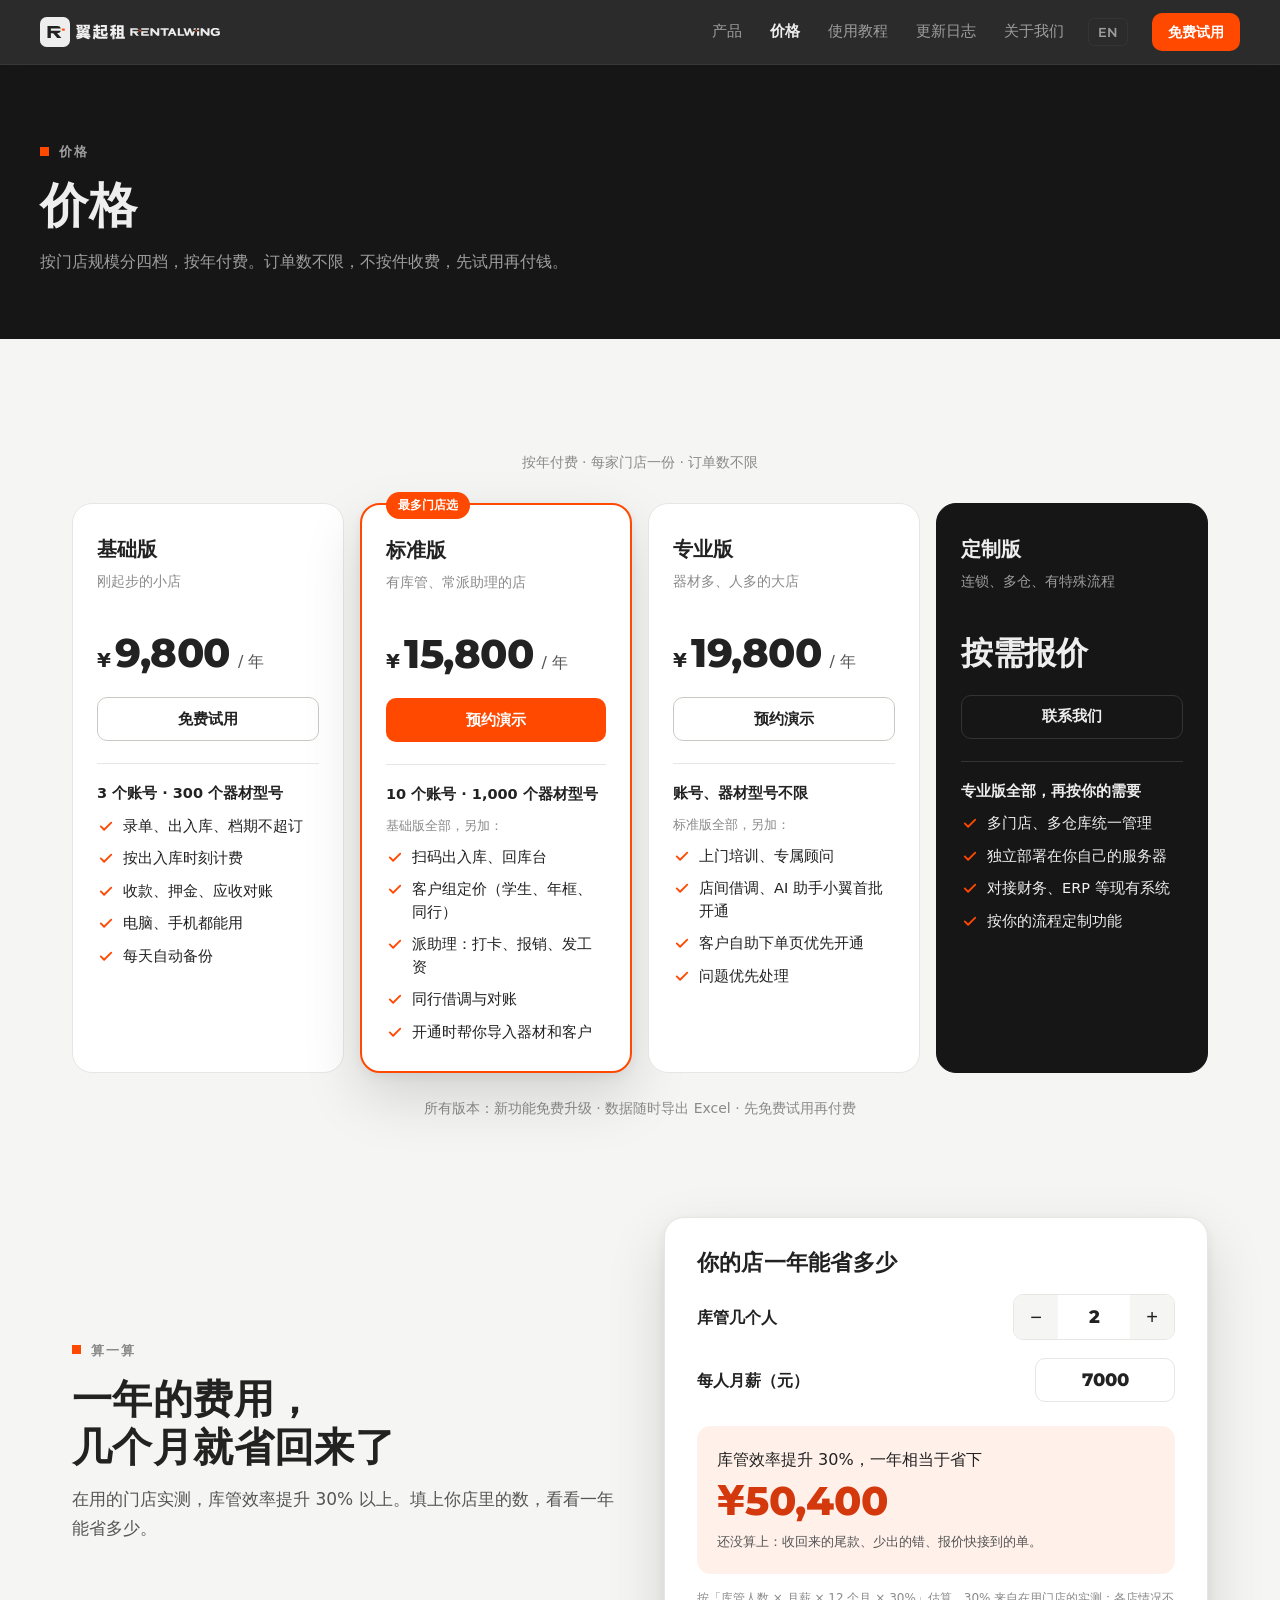
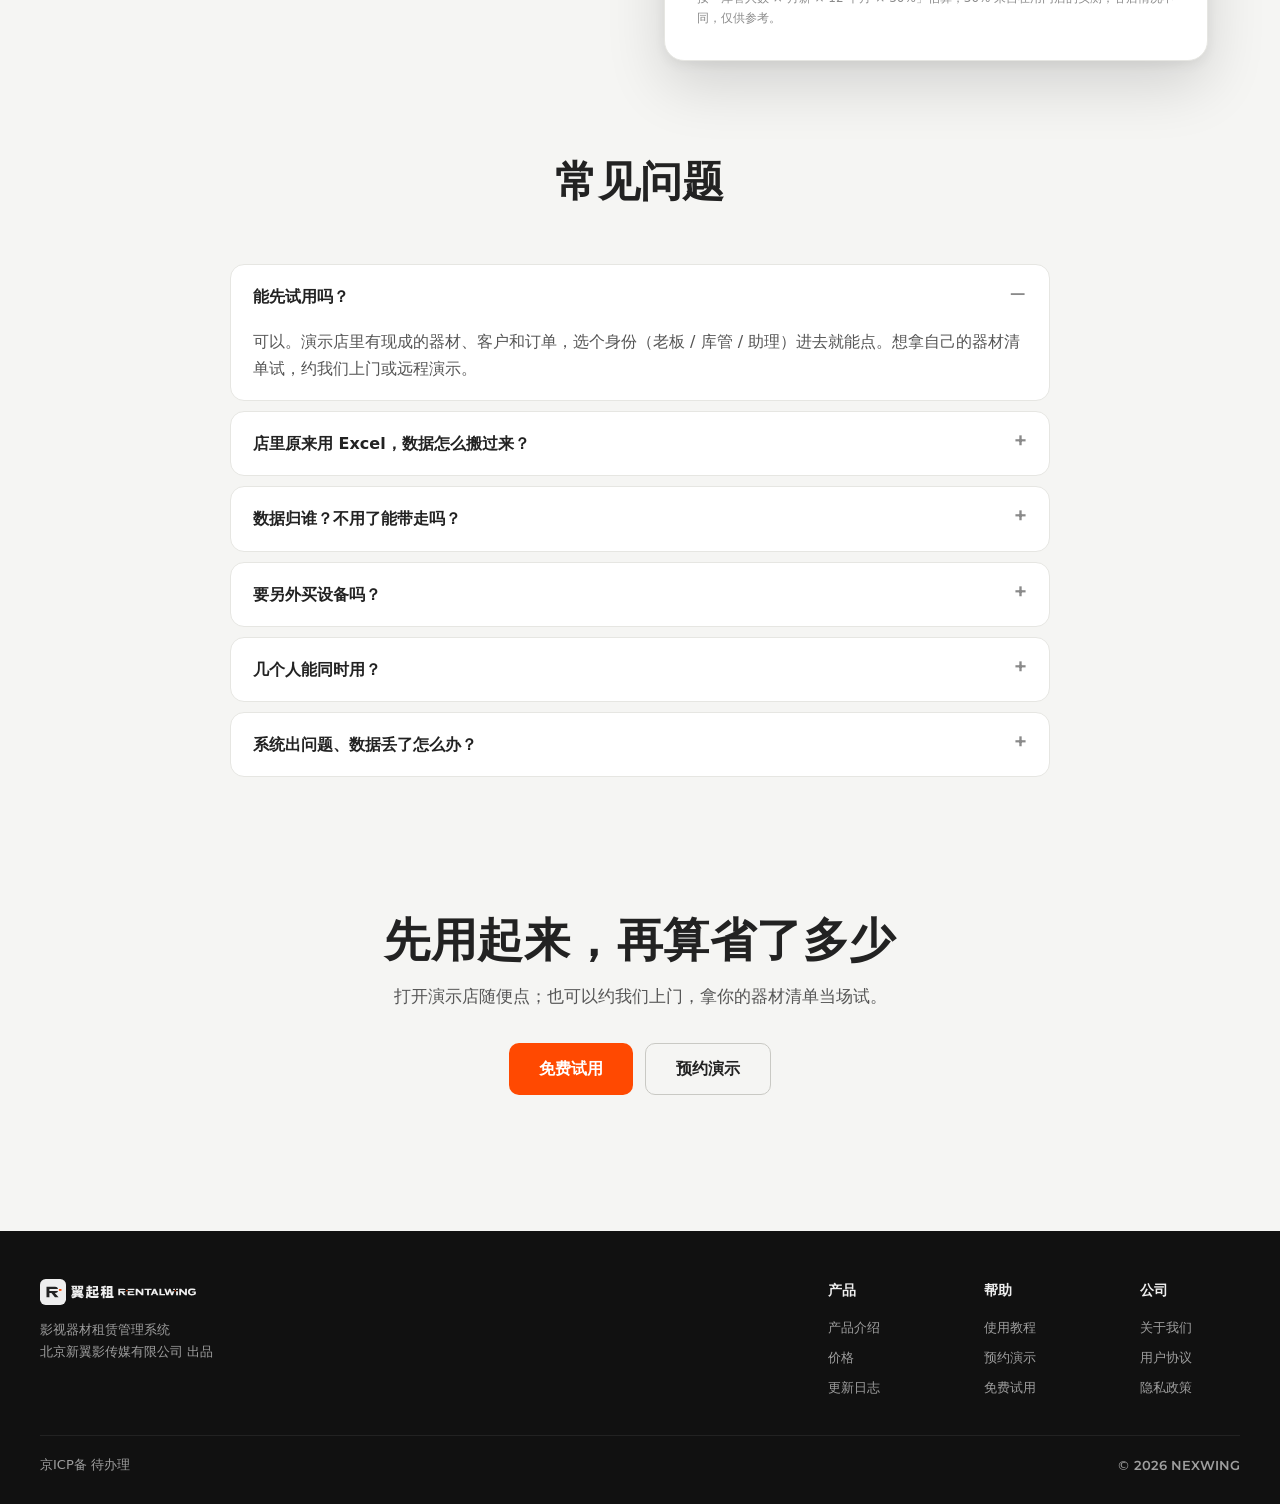
<file: pricing.html>
<!doctype html>
<html lang="zh-CN">
<head>
  <meta charset="utf-8">
  <meta name="viewport" content="width=device-width, initial-scale=1">
  <meta name="robots" content="noindex, nofollow">
  <title>价格 · 翼起租 RENTALWING</title>
  <link rel="alternate" hreflang="en" href="en/pricing.html">
  <meta name="description" content="翼起租 RENTALWING 价格：基础版、标准版、专业版按年付费，连锁和特殊流程做定制版。订单数不限，先免费试用。">
  <meta name="theme-color" content="#161616">
  <link rel="icon" href="favicon.svg" type="image/svg+xml">
  <link rel="icon" href="favicon-32.png" sizes="32x32" type="image/png">
  <link rel="apple-touch-icon" href="apple-touch-icon.png">
  <meta property="og:type" content="website">
  <meta property="og:title" content="价格 · 翼起租 RENTALWING">
  <meta property="og:description" content="翼起租 RENTALWING 价格：基础版、标准版、专业版按年付费，连锁和特殊流程做定制版。订单数不限，先免费试用。">
  <meta property="og:image" content="assets/img/og.png">
  <link rel="stylesheet" href="assets/css/site.css">
  <script>document.documentElement.classList.add('js')</script>
</head>
<body class="sub sub--pricing">
<!-- 由 tools/build_site.py 从 site-src/ 生成，别直接改这个文件 -->

<a class="skip" href="#main">跳到正文</a>

<!-- @icons -->
<!-- 线条图标（只定义一次，下面用 <use> 引用） -->
<svg width="0" height="0" style="position:absolute" aria-hidden="true">
  <defs>
    <symbol id="i-crew" viewBox="0 0 24 24"><circle cx="9" cy="8" r="3.5"/><path d="M3 20c0-3.3 2.7-6 6-6s6 2.7 6 6"/><path d="M16 4.5a3.5 3.5 0 0 1 0 7M18 14c2 .7 3 2.8 3 6"/></symbol>
    <symbol id="i-sheet" viewBox="0 0 24 24"><path d="M6 3h9l4 4v14H6z"/><path d="M15 3v4h4M9 12h7M9 16h5"/></symbol>
    <symbol id="i-lock" viewBox="0 0 24 24"><rect x="4" y="10" width="16" height="11" rx="2"/><path d="M8 10V7a4 4 0 0 1 8 0v3"/></symbol>
    <symbol id="i-cloud" viewBox="0 0 24 24"><path d="M7 18a4 4 0 0 1-.6-8A6 6 0 0 1 18 9a4.5 4.5 0 0 1-.5 9z"/><path d="M12 12v5M9.5 14.5 12 12l2.5 2.5"/></symbol>
    <symbol id="i-phone" viewBox="0 0 24 24"><rect x="6" y="2.5" width="12" height="19" rx="2.5"/><path d="M10.5 18.5h3"/></symbol>
    <symbol id="i-chat" viewBox="0 0 24 24"><path d="M4 5h16v11H9l-5 4z"/></symbol>
    <symbol id="i-check" viewBox="0 0 24 24"><path d="M5 12.5l4.5 4.5L19 7.5"/></symbol>
  </defs>
</svg>
<!-- /@icons -->

<!-- @header -->
<header class="nav" data-nav>
  <div class="wrap nav__inner">
    <a class="nav__logo" href="index.html" aria-label="翼起租 RENTALWING 首页">
      <img src="assets/img/rentalwing-logo-inline-white.svg" alt="翼起租 RENTALWING" width="192" height="32">
    </a>
    <nav class="nav__links" id="nav-links" aria-label="网站导航">
      <a href="index.html" data-key="home">产品</a>
      <a href="pricing.html" data-key="pricing" aria-current="page">价格</a>
      <a href="help.html" data-key="help">使用教程</a>
      <a href="changelog.html" data-key="changelog">更新日志</a>
      <a href="about.html" data-key="about">关于我们</a>
    </nav>
    <a class="nav__lang" href="en/pricing.html" hreflang="en" lang="en" title="English">EN</a>
    <a class="btn btn--primary btn--sm nav__cta" href="#trial" data-trial>免费试用</a>
    <button class="nav__toggle" type="button" aria-controls="nav-links" aria-expanded="false" aria-label="打开菜单" data-nav-toggle>
      <span></span><span></span>
    </button>
  </div>
</header>
<!-- /@header -->

<main id="main">

  <section class="page-hero">
    <div class="wrap">
      <p class="eyebrow"><i></i>价格</p>
      <h1>价格</h1>
      <p class="lead">按门店规模分四档，按年付费。订单数不限，不按件收费，先试用再付钱。</p>
    </div>
  </section>

  <section class="pricing">
    <div class="wrap pricing__inner">
      <!-- TODO：四档的价格、账号数、型号数都是示意，定价定了改这里（英文页 site-src/pages-en/pricing.html 同步改） -->
  <section class="pricing">
    <div class="wrap">
      <p class="pricing__bill">按年付费 · 每家门店一份 · 订单数不限</p>
      <div class="tiers">
        <article class="tier">
          <p class="tier__name">基础版</p>
          <p class="tier__for">刚起步的小店</p>
          <p class="tier__price"><span>¥</span><b>9,800</b><em>/ 年</em></p>
          <a class="btn btn--line btn--block" href="#trial" data-trial>免费试用</a>
          <ul class="tier__list">
            <li class="tier__limit">3 个账号 · 300 个器材型号</li>
            <li><svg><use href="#i-check"/></svg>录单、出入库、档期不超订</li>
            <li><svg><use href="#i-check"/></svg>按出入库时刻计费</li>
            <li><svg><use href="#i-check"/></svg>收款、押金、应收对账</li>
            <li><svg><use href="#i-check"/></svg>电脑、手机都能用</li>
            <li><svg><use href="#i-check"/></svg>每天自动备份</li>
          </ul>
        </article>
        <article class="tier tier--hot">
          <p class="tier__badge">最多门店选</p>
          <p class="tier__name">标准版</p>
          <p class="tier__for">有库管、常派助理的店</p>
          <p class="tier__price"><span>¥</span><b>15,800</b><em>/ 年</em></p>
          <a class="btn btn--primary btn--block" href="#contact" data-contact>预约演示</a>
          <ul class="tier__list">
            <li class="tier__limit">10 个账号 · 1,000 个器材型号</li>
            <li class="tier__plus">基础版全部，另加：</li>
            <li><svg><use href="#i-check"/></svg>扫码出入库、回库台</li>
            <li><svg><use href="#i-check"/></svg>客户组定价（学生、年框、同行）</li>
            <li><svg><use href="#i-check"/></svg>派助理：打卡、报销、发工资</li>
            <li><svg><use href="#i-check"/></svg>同行借调与对账</li>
            <li><svg><use href="#i-check"/></svg>开通时帮你导入器材和客户</li>
          </ul>
        </article>
        <article class="tier">
          <p class="tier__name">专业版</p>
          <p class="tier__for">器材多、人多的大店</p>
          <p class="tier__price"><span>¥</span><b>19,800</b><em>/ 年</em></p>
          <a class="btn btn--line btn--block" href="#contact" data-contact>预约演示</a>
          <ul class="tier__list">
            <li class="tier__limit">账号、器材型号不限</li>
            <li class="tier__plus">标准版全部，另加：</li>
            <li><svg><use href="#i-check"/></svg>上门培训、专属顾问</li>
            <li><svg><use href="#i-check"/></svg>店间借调、AI 助手小翼首批开通</li>
            <li><svg><use href="#i-check"/></svg>客户自助下单页优先开通</li>
            <li><svg><use href="#i-check"/></svg>问题优先处理</li>
          </ul>
        </article>
        <article class="tier tier--custom">
          <p class="tier__name">定制版</p>
          <p class="tier__for">连锁、多仓、有特殊流程</p>
          <p class="tier__price tier__price--talk"><b>按需报价</b></p>
          <a class="btn btn--ghost btn--block" href="#contact" data-contact>联系我们</a>
          <ul class="tier__list">
            <li class="tier__limit">专业版全部，再按你的需要</li>
            <li><svg><use href="#i-check"/></svg>多门店、多仓库统一管理</li>
            <li><svg><use href="#i-check"/></svg>独立部署在你自己的服务器</li>
            <li><svg><use href="#i-check"/></svg>对接财务、ERP 等现有系统</li>
            <li><svg><use href="#i-check"/></svg>按你的流程定制功能</li>
          </ul>
        </article>
      </div>
      <p class="pricing__note">所有版本：新功能免费升级 · 数据随时导出 Excel · 先免费试用再付费</p>
    </div>
  </section>

  <section class="roi">
    <div class="wrap roi__inner">
      <div class="roi__text">
        <p class="eyebrow eyebrow--dark"><i></i>算一算</p>
        <h2>一年的费用，<br>几个月就省回来了</h2>
        <p>在用的门店实测，库管效率提升 30% 以上。填上你店里的数，看看一年能省多少。</p>
      </div>
      <article class="calc" data-calc>
        <h2>你的店一年能省多少</h2>
        <label class="calc__row"><span>库管几个人</span>
          <span class="calc__step"><button type="button" data-calc-dec="staff" aria-label="少一个">−</button><input type="number" inputmode="numeric" min="1" max="20" value="2" data-calc-in="staff" aria-label="库管人数"><button type="button" data-calc-inc="staff" aria-label="多一个">+</button></span>
        </label>
        <label class="calc__row"><span>每人月薪（元）</span>
          <input class="calc__money" type="number" inputmode="numeric" min="1000" step="500" value="7000" data-calc-in="salary" aria-label="每人月薪">
        </label>
        <div class="calc__out">
          <p>库管效率提升 30%，一年相当于省下</p>
          <p class="calc__big">¥<b data-calc-out="save">50,400</b></p>
          <p class="calc__sub">还没算上：收回来的尾款、少出的错、报价快接到的单。</p>
        </div>
        <p class="calc__foot">按「库管人数 × 月薪 × 12 个月 × 30%」估算，30% 来自在用门店的实测；各店情况不同，仅供参考。</p>
      </article>
    </div>
  </section>

  <section class="faq">
    <div class="wrap">
      <header class="center-head">
        <h2>常见问题</h2>
      </header>
      <div class="faq__list">
        <details open>
          <summary>能先试用吗？</summary>
          <p>可以。演示店里有现成的器材、客户和订单，选个身份（老板 / 库管 / 助理）进去就能点。想拿自己的器材清单试，约我们上门或远程演示。</p>
        </details>
        <details>
          <summary>店里原来用 Excel，数据怎么搬过来？</summary>
          <p>把器材清单、客户名单发给我们（Excel、照片都行），开通时我们帮你导进去；有编号的器材连编号一起建好。老单可以用「补录老单」一张张补，补的单照样能对账。</p>
        </details>
        <details>
          <summary>数据归谁？不用了能带走吗？</summary>
          <p>店里的数据归店家。订单、器材、客户、流水随时能导出 Excel；不续费也会留出时间让你把数据导走。详见<a href="terms.html">用户协议</a>和<a href="privacy.html">隐私政策</a>。</p>
        </details>
        <details>
          <summary>要另外买设备吗？</summary>
          <p>不用。电脑、手机打开网页就能用。想用扫码出入库的话，一把无线扫码枪一两百元，标签几分钱一张；手机摄像头也能扫。</p>
        </details>
        <details>
          <summary>几个人能同时用？</summary>
          <p>老板、库管、助理都能有自己的账号，同时用，别人改了你这边自动刷新。基础版 3 个账号、标准版 10 个、专业版不限。</p>
        </details>
        <details>
          <summary>系统出问题、数据丢了怎么办？</summary>
          <p>每天自动备份，本机一份、异地云端一份，能恢复到任意一天。每一笔改动都有操作记录，谁、几点、改了什么都查得到。</p>
        </details>
      </div>
    </div>
  </section>

  <section class="cta">
    <div class="wrap cta__inner">
      <h2>先用起来，再算省了多少</h2>
      <p>打开演示店随便点；也可以约我们上门，拿你的器材清单当场试。</p>
      <div class="cta__actions">
        <a class="btn btn--primary btn--lg" href="#trial" data-trial>免费试用</a>
        <a class="btn btn--line btn--lg" href="#contact" data-contact>预约演示</a>
      </div>
    </div>
  </section>

</main>

<!-- @footer -->
<footer class="footer">
  <div class="wrap">
    <div class="footer__top">
      <div class="footer__brand">
        <img src="assets/img/rentalwing-logo-inline-white.svg" alt="翼起租 RENTALWING" width="168" height="28">
        <p>影视器材租赁管理系统<br>北京新翼影传媒有限公司 出品</p>
      </div>
      <nav class="footer__cols" aria-label="网站地图">
        <div><h4>产品</h4><a href="index.html">产品介绍</a><a href="pricing.html">价格</a><a href="changelog.html">更新日志</a></div>
        <div><h4>帮助</h4><a href="help.html">使用教程</a><a href="#contact" data-contact>预约演示</a><a href="#trial" data-trial>免费试用</a></div>
        <div><h4>公司</h4><a href="about.html">关于我们</a><a href="terms.html">用户协议</a><a href="privacy.html">隐私政策</a></div>
      </nav>
    </div>
    <div class="footer__bottom">
      <!-- TODO：备案号下来后替换，并链接到 https://beian.miit.gov.cn/ -->
      <span>京ICP备 待办理</span>
      <span class="footer__copy">© <span data-year>2026</span> NEXWING</span>
    </div>
  </div>
</footer>

<!-- 免费试用：演示店还没搭好，先示意。开放后把 data-trial-url 换成真的地址、去掉按钮的 is-soon 和下面那行说明 -->
<dialog class="modal" id="trial" aria-labelledby="trial-title" data-trial-url="https://demo.rentalwing.com">
  <form method="dialog" class="modal__close-form"><button class="modal__close" aria-label="关闭">×</button></form>
  <p class="eyebrow eyebrow--dark"><i></i>免费试用</p>
  <h3 id="trial-title">演示店 · 光影器材租赁</h3>
  <p class="modal__desc">装好了演示数据的一家店：器材、客户、进行中的单都有，随便点、随便改。不用注册，进去选个身份（老板 / 库管 / 助理）就能用。</p>
  <p class="trial-url">demo.rentalwing.com</p>
  <a class="btn btn--primary btn--lg btn--block is-soon" href="#" data-trial-go aria-disabled="true">进入演示店</a>
  <p class="modal__soon">演示店正在准备，开放后点上面直接进。现在可以先<a href="#contact" data-contact>预约演示</a>。</p>
</dialog>

<!-- 预约演示：联系方式 -->
<dialog class="modal" id="contact-dialog" aria-labelledby="contact-title">
  <form method="dialog" class="modal__close-form"><button class="modal__close" aria-label="关闭">×</button></form>
  <p class="eyebrow eyebrow--dark"><i></i>预约演示</p>
  <h3 id="contact-title">加微信，约个时间</h3>
  <div class="contact">
    <!-- TODO：换成真实的微信二维码 /assets/img/wechat-qr.png -->
    <div class="contact__qr">微信二维码</div>
    <ul>
      <li><span>微信</span>扫码添加，备注「器材店」</li>
      <!-- TODO：填真实的电话、邮箱 -->
      <li><span>电话</span>待补</li>
      <li><span>邮箱</span>hello@rentalwing.com</li>
    </ul>
  </div>
</dialog>
<!-- /@footer -->

<script src="assets/js/site.js" defer></script>
</body>
</html>
</file>
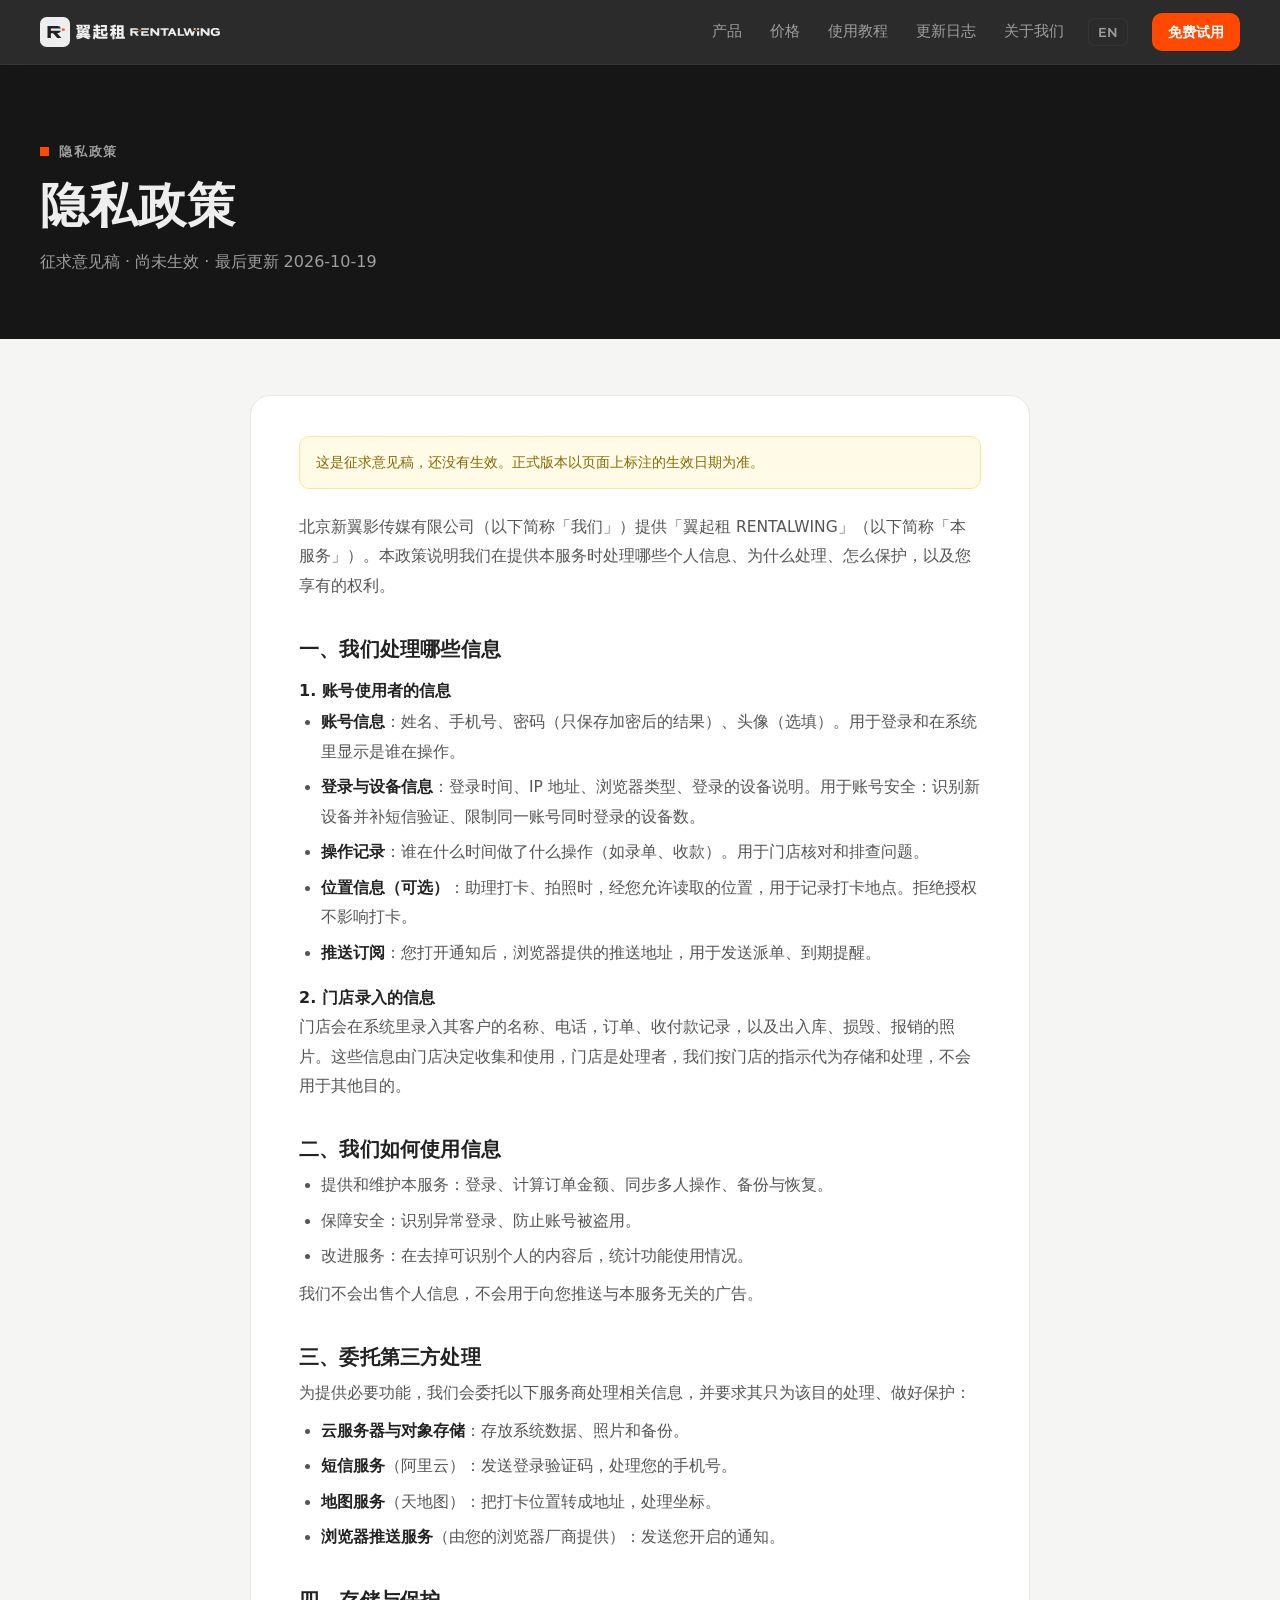
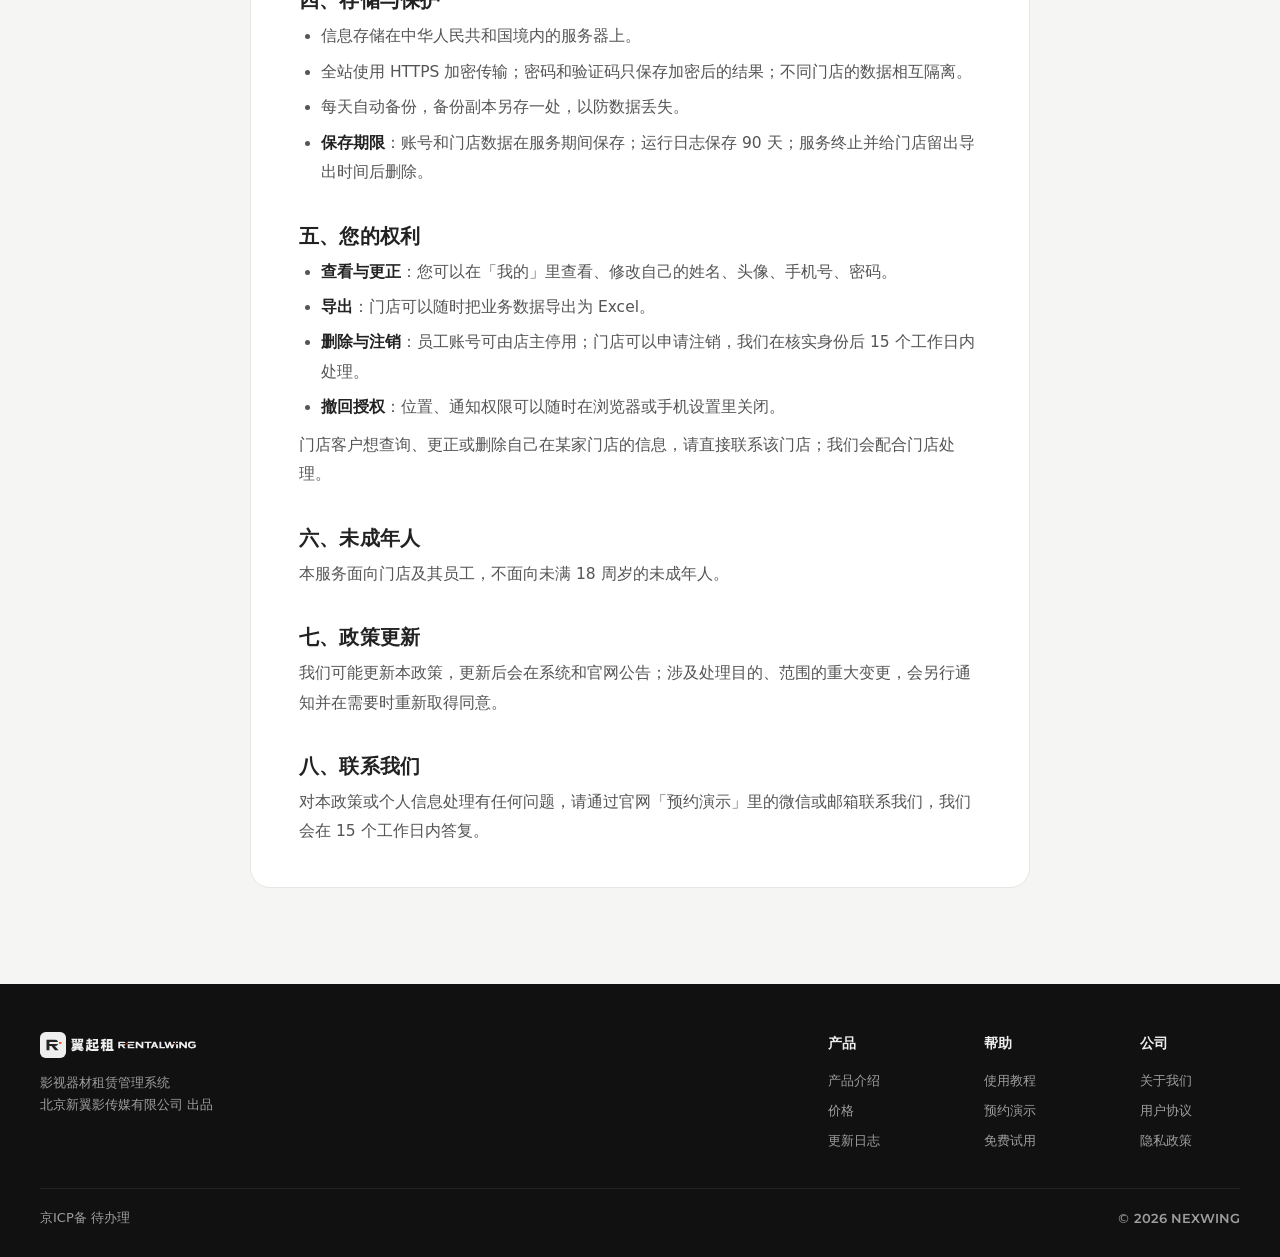
<file: privacy.html>
<!doctype html>
<html lang="zh-CN">
<head>
  <meta charset="utf-8">
  <meta name="viewport" content="width=device-width, initial-scale=1">
  <meta name="robots" content="noindex, nofollow">
  <title>隐私政策 · 翼起租 RENTALWING</title>
  <link rel="alternate" hreflang="en" href="en/privacy.html">
  <meta name="description" content="翼起租 RENTALWING 隐私政策（征求意见稿）：我们收集哪些信息、怎么用、存在哪、你有哪些权利。">
  <meta name="theme-color" content="#161616">
  <link rel="icon" href="favicon.svg" type="image/svg+xml">
  <link rel="icon" href="favicon-32.png" sizes="32x32" type="image/png">
  <link rel="apple-touch-icon" href="apple-touch-icon.png">
  <meta property="og:type" content="website">
  <meta property="og:title" content="隐私政策 · 翼起租 RENTALWING">
  <meta property="og:description" content="翼起租 RENTALWING 隐私政策（征求意见稿）：我们收集哪些信息、怎么用、存在哪、你有哪些权利。">
  <meta property="og:image" content="assets/img/og.png">
  <link rel="stylesheet" href="assets/css/site.css">
  <script>document.documentElement.classList.add('js')</script>
</head>
<body class="sub sub--privacy">
<!-- 由 tools/build_site.py 从 site-src/ 生成，别直接改这个文件 -->

<a class="skip" href="#main">跳到正文</a>

<!-- @icons -->
<!-- 线条图标（只定义一次，下面用 <use> 引用） -->
<svg width="0" height="0" style="position:absolute" aria-hidden="true">
  <defs>
    <symbol id="i-crew" viewBox="0 0 24 24"><circle cx="9" cy="8" r="3.5"/><path d="M3 20c0-3.3 2.7-6 6-6s6 2.7 6 6"/><path d="M16 4.5a3.5 3.5 0 0 1 0 7M18 14c2 .7 3 2.8 3 6"/></symbol>
    <symbol id="i-sheet" viewBox="0 0 24 24"><path d="M6 3h9l4 4v14H6z"/><path d="M15 3v4h4M9 12h7M9 16h5"/></symbol>
    <symbol id="i-lock" viewBox="0 0 24 24"><rect x="4" y="10" width="16" height="11" rx="2"/><path d="M8 10V7a4 4 0 0 1 8 0v3"/></symbol>
    <symbol id="i-cloud" viewBox="0 0 24 24"><path d="M7 18a4 4 0 0 1-.6-8A6 6 0 0 1 18 9a4.5 4.5 0 0 1-.5 9z"/><path d="M12 12v5M9.5 14.5 12 12l2.5 2.5"/></symbol>
    <symbol id="i-phone" viewBox="0 0 24 24"><rect x="6" y="2.5" width="12" height="19" rx="2.5"/><path d="M10.5 18.5h3"/></symbol>
    <symbol id="i-chat" viewBox="0 0 24 24"><path d="M4 5h16v11H9l-5 4z"/></symbol>
    <symbol id="i-check" viewBox="0 0 24 24"><path d="M5 12.5l4.5 4.5L19 7.5"/></symbol>
  </defs>
</svg>
<!-- /@icons -->

<!-- @header -->
<header class="nav" data-nav>
  <div class="wrap nav__inner">
    <a class="nav__logo" href="index.html" aria-label="翼起租 RENTALWING 首页">
      <img src="assets/img/rentalwing-logo-inline-white.svg" alt="翼起租 RENTALWING" width="192" height="32">
    </a>
    <nav class="nav__links" id="nav-links" aria-label="网站导航">
      <a href="index.html" data-key="home">产品</a>
      <a href="pricing.html" data-key="pricing">价格</a>
      <a href="help.html" data-key="help">使用教程</a>
      <a href="changelog.html" data-key="changelog">更新日志</a>
      <a href="about.html" data-key="about">关于我们</a>
    </nav>
    <a class="nav__lang" href="en/privacy.html" hreflang="en" lang="en" title="English">EN</a>
    <a class="btn btn--primary btn--sm nav__cta" href="#trial" data-trial>免费试用</a>
    <button class="nav__toggle" type="button" aria-controls="nav-links" aria-expanded="false" aria-label="打开菜单" data-nav-toggle>
      <span></span><span></span>
    </button>
  </div>
</header>
<!-- /@header -->

<main id="main">

  <section class="page-hero">
    <div class="wrap">
      <p class="eyebrow"><i></i>隐私政策</p>
      <h1>隐私政策</h1>
      <p class="lead">征求意见稿 · 尚未生效 · 最后更新 2026-10-19</p>
    </div>
  </section>

  <!-- TODO：正式生效前请律师审定；确认所有数据（含照片原图、异地备份）都存放在境内后，再保留「存储在境内」那一条 -->
  <section class="legal">
    <div class="wrap">
      <article class="prose">
        <p class="draft-note">这是征求意见稿，还没有生效。正式版本以页面上标注的生效日期为准。</p>

        <p>北京新翼影传媒有限公司（以下简称「我们」）提供「翼起租 RENTALWING」（以下简称「本服务」）。本政策说明我们在提供本服务时处理哪些个人信息、为什么处理、怎么保护，以及您享有的权利。</p>

        <h2>一、我们处理哪些信息</h2>
        <h3>1. 账号使用者的信息</h3>
        <ul>
          <li><b>账号信息</b>：姓名、手机号、密码（只保存加密后的结果）、头像（选填）。用于登录和在系统里显示是谁在操作。</li>
          <li><b>登录与设备信息</b>：登录时间、IP 地址、浏览器类型、登录的设备说明。用于账号安全：识别新设备并补短信验证、限制同一账号同时登录的设备数。</li>
          <li><b>操作记录</b>：谁在什么时间做了什么操作（如录单、收款）。用于门店核对和排查问题。</li>
          <li><b>位置信息（可选）</b>：助理打卡、拍照时，经您允许读取的位置，用于记录打卡地点。拒绝授权不影响打卡。</li>
          <li><b>推送订阅</b>：您打开通知后，浏览器提供的推送地址，用于发送派单、到期提醒。</li>
        </ul>
        <h3>2. 门店录入的信息</h3>
        <p>门店会在系统里录入其客户的名称、电话，订单、收付款记录，以及出入库、损毁、报销的照片。这些信息由门店决定收集和使用，门店是处理者，我们按门店的指示代为存储和处理，不会用于其他目的。</p>

        <h2>二、我们如何使用信息</h2>
        <ul>
          <li>提供和维护本服务：登录、计算订单金额、同步多人操作、备份与恢复。</li>
          <li>保障安全：识别异常登录、防止账号被盗用。</li>
          <li>改进服务：在去掉可识别个人的内容后，统计功能使用情况。</li>
        </ul>
        <p>我们不会出售个人信息，不会用于向您推送与本服务无关的广告。</p>

        <h2>三、委托第三方处理</h2>
        <p>为提供必要功能，我们会委托以下服务商处理相关信息，并要求其只为该目的处理、做好保护：</p>
        <ul>
          <li><b>云服务器与对象存储</b>：存放系统数据、照片和备份。</li>
          <li><b>短信服务</b>（阿里云）：发送登录验证码，处理您的手机号。</li>
          <li><b>地图服务</b>（天地图）：把打卡位置转成地址，处理坐标。</li>
          <li><b>浏览器推送服务</b>（由您的浏览器厂商提供）：发送您开启的通知。</li>
        </ul>

        <h2>四、存储与保护</h2>
        <ul>
          <li>信息存储在中华人民共和国境内的服务器上。</li>
          <li>全站使用 HTTPS 加密传输；密码和验证码只保存加密后的结果；不同门店的数据相互隔离。</li>
          <li>每天自动备份，备份副本另存一处，以防数据丢失。</li>
          <li><b>保存期限</b>：账号和门店数据在服务期间保存；运行日志保存 90 天；服务终止并给门店留出导出时间后删除。</li>
        </ul>

        <h2>五、您的权利</h2>
        <ul>
          <li><b>查看与更正</b>：您可以在「我的」里查看、修改自己的姓名、头像、手机号、密码。</li>
          <li><b>导出</b>：门店可以随时把业务数据导出为 Excel。</li>
          <li><b>删除与注销</b>：员工账号可由店主停用；门店可以申请注销，我们在核实身份后 15 个工作日内处理。</li>
          <li><b>撤回授权</b>：位置、通知权限可以随时在浏览器或手机设置里关闭。</li>
        </ul>
        <p>门店客户想查询、更正或删除自己在某家门店的信息，请直接联系该门店；我们会配合门店处理。</p>

        <h2>六、未成年人</h2>
        <p>本服务面向门店及其员工，不面向未满 18 周岁的未成年人。</p>

        <h2>七、政策更新</h2>
        <p>我们可能更新本政策，更新后会在系统和官网公告；涉及处理目的、范围的重大变更，会另行通知并在需要时重新取得同意。</p>

        <h2>八、联系我们</h2>
        <p>对本政策或个人信息处理有任何问题，请通过官网「预约演示」里的微信或邮箱联系我们，我们会在 15 个工作日内答复。</p>
      </article>
    </div>
  </section>

</main>

<!-- @footer -->
<footer class="footer">
  <div class="wrap">
    <div class="footer__top">
      <div class="footer__brand">
        <img src="assets/img/rentalwing-logo-inline-white.svg" alt="翼起租 RENTALWING" width="168" height="28">
        <p>影视器材租赁管理系统<br>北京新翼影传媒有限公司 出品</p>
      </div>
      <nav class="footer__cols" aria-label="网站地图">
        <div><h4>产品</h4><a href="index.html">产品介绍</a><a href="pricing.html">价格</a><a href="changelog.html">更新日志</a></div>
        <div><h4>帮助</h4><a href="help.html">使用教程</a><a href="#contact" data-contact>预约演示</a><a href="#trial" data-trial>免费试用</a></div>
        <div><h4>公司</h4><a href="about.html">关于我们</a><a href="terms.html">用户协议</a><a href="privacy.html">隐私政策</a></div>
      </nav>
    </div>
    <div class="footer__bottom">
      <!-- TODO：备案号下来后替换，并链接到 https://beian.miit.gov.cn/ -->
      <span>京ICP备 待办理</span>
      <span class="footer__copy">© <span data-year>2026</span> NEXWING</span>
    </div>
  </div>
</footer>

<!-- 免费试用：演示店还没搭好，先示意。开放后把 data-trial-url 换成真的地址、去掉按钮的 is-soon 和下面那行说明 -->
<dialog class="modal" id="trial" aria-labelledby="trial-title" data-trial-url="https://demo.rentalwing.com">
  <form method="dialog" class="modal__close-form"><button class="modal__close" aria-label="关闭">×</button></form>
  <p class="eyebrow eyebrow--dark"><i></i>免费试用</p>
  <h3 id="trial-title">演示店 · 光影器材租赁</h3>
  <p class="modal__desc">装好了演示数据的一家店：器材、客户、进行中的单都有，随便点、随便改。不用注册，进去选个身份（老板 / 库管 / 助理）就能用。</p>
  <p class="trial-url">demo.rentalwing.com</p>
  <a class="btn btn--primary btn--lg btn--block is-soon" href="#" data-trial-go aria-disabled="true">进入演示店</a>
  <p class="modal__soon">演示店正在准备，开放后点上面直接进。现在可以先<a href="#contact" data-contact>预约演示</a>。</p>
</dialog>

<!-- 预约演示：联系方式 -->
<dialog class="modal" id="contact-dialog" aria-labelledby="contact-title">
  <form method="dialog" class="modal__close-form"><button class="modal__close" aria-label="关闭">×</button></form>
  <p class="eyebrow eyebrow--dark"><i></i>预约演示</p>
  <h3 id="contact-title">加微信，约个时间</h3>
  <div class="contact">
    <!-- TODO：换成真实的微信二维码 /assets/img/wechat-qr.png -->
    <div class="contact__qr">微信二维码</div>
    <ul>
      <li><span>微信</span>扫码添加，备注「器材店」</li>
      <!-- TODO：填真实的电话、邮箱 -->
      <li><span>电话</span>待补</li>
      <li><span>邮箱</span>hello@rentalwing.com</li>
    </ul>
  </div>
</dialog>
<!-- /@footer -->

<script src="assets/js/site.js" defer></script>
</body>
</html>
</file>
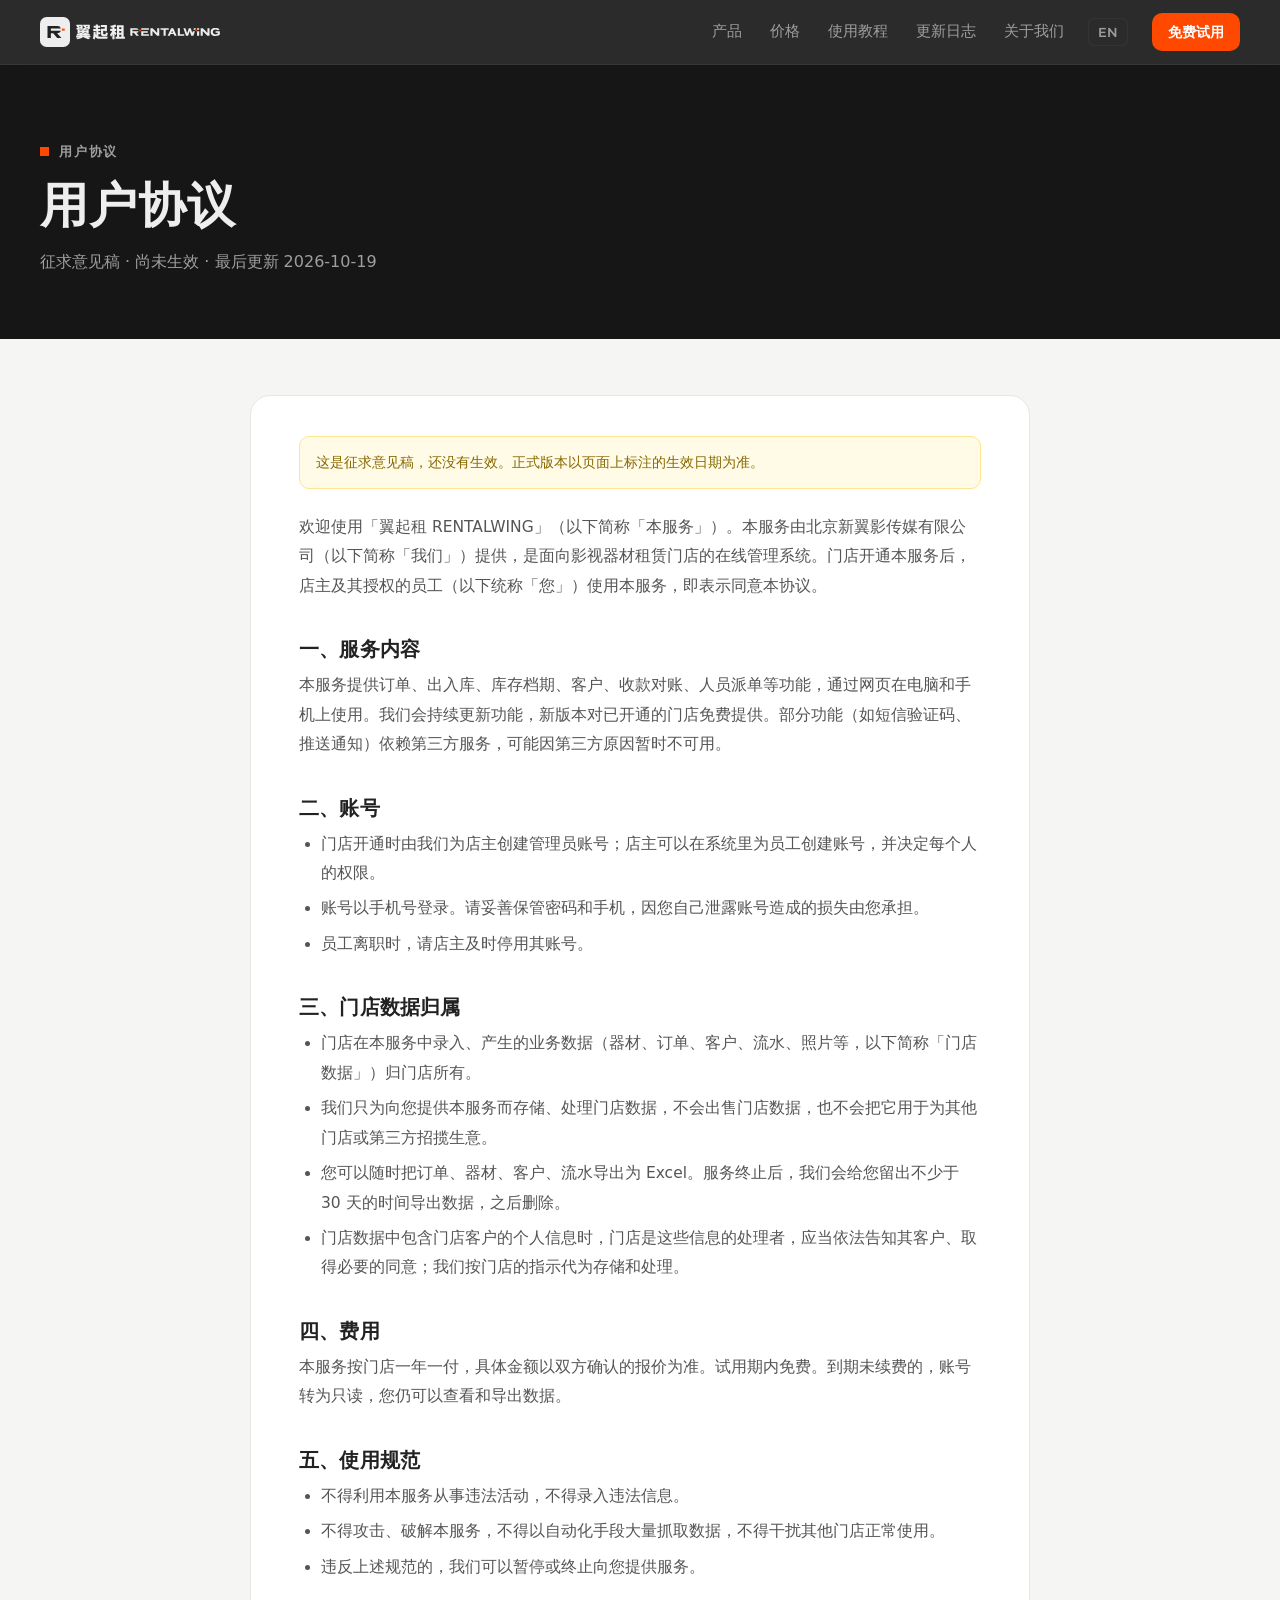
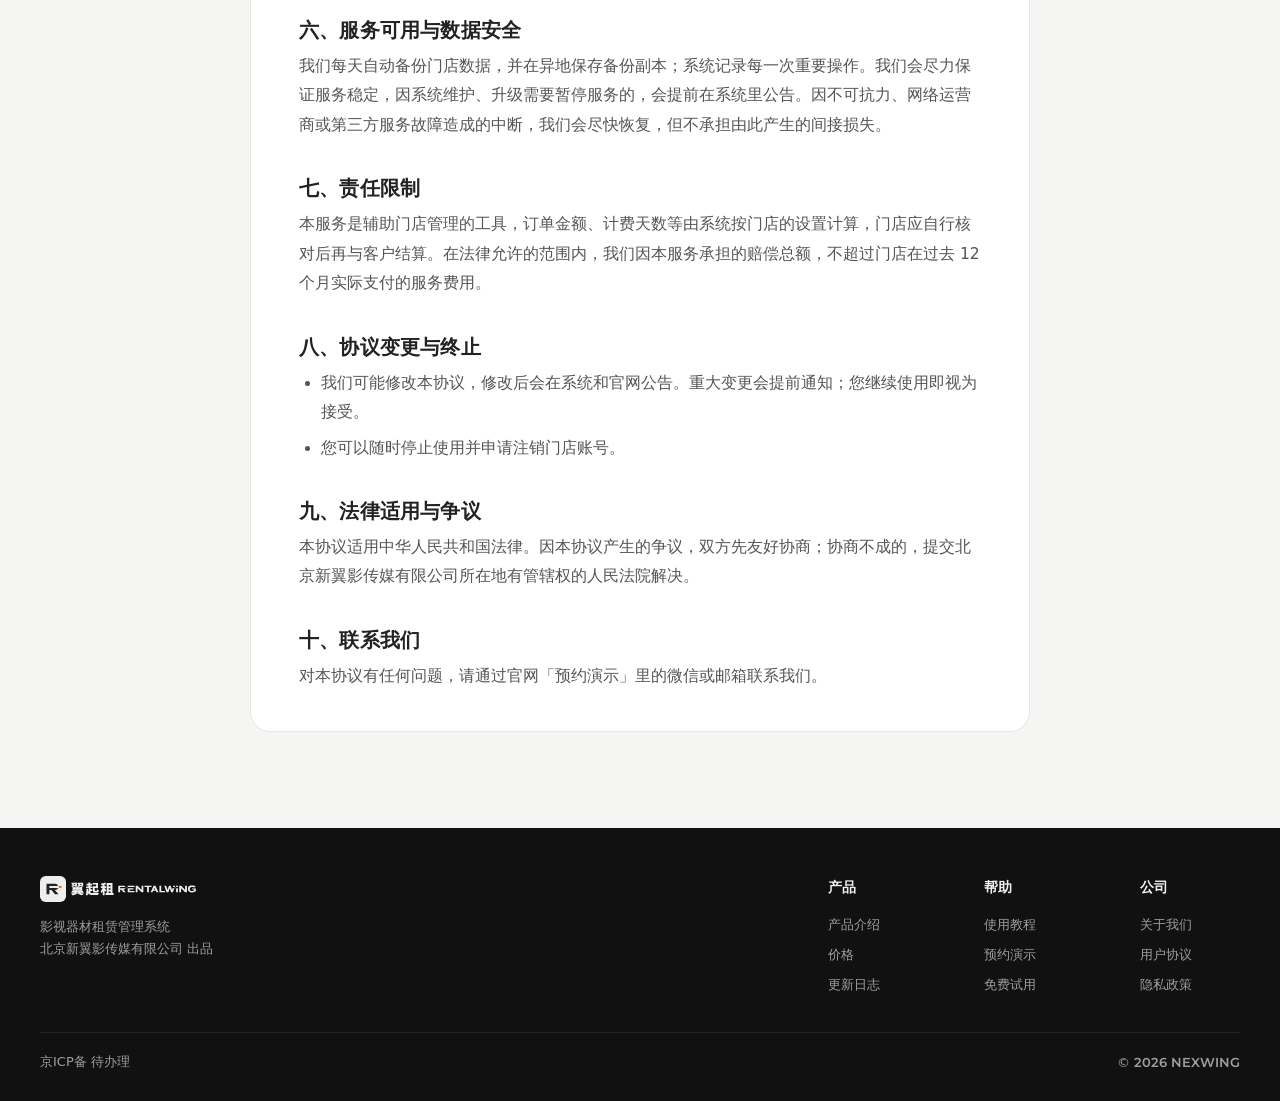
<file: terms.html>
<!doctype html>
<html lang="zh-CN">
<head>
  <meta charset="utf-8">
  <meta name="viewport" content="width=device-width, initial-scale=1">
  <meta name="robots" content="noindex, nofollow">
  <title>用户协议 · 翼起租 RENTALWING</title>
  <link rel="alternate" hreflang="en" href="en/terms.html">
  <meta name="description" content="翼起租 RENTALWING 用户协议（征求意见稿）。">
  <meta name="theme-color" content="#161616">
  <link rel="icon" href="favicon.svg" type="image/svg+xml">
  <link rel="icon" href="favicon-32.png" sizes="32x32" type="image/png">
  <link rel="apple-touch-icon" href="apple-touch-icon.png">
  <meta property="og:type" content="website">
  <meta property="og:title" content="用户协议 · 翼起租 RENTALWING">
  <meta property="og:description" content="翼起租 RENTALWING 用户协议（征求意见稿）。">
  <meta property="og:image" content="assets/img/og.png">
  <link rel="stylesheet" href="assets/css/site.css">
  <script>document.documentElement.classList.add('js')</script>
</head>
<body class="sub sub--terms">
<!-- 由 tools/build_site.py 从 site-src/ 生成，别直接改这个文件 -->

<a class="skip" href="#main">跳到正文</a>

<!-- @icons -->
<!-- 线条图标（只定义一次，下面用 <use> 引用） -->
<svg width="0" height="0" style="position:absolute" aria-hidden="true">
  <defs>
    <symbol id="i-crew" viewBox="0 0 24 24"><circle cx="9" cy="8" r="3.5"/><path d="M3 20c0-3.3 2.7-6 6-6s6 2.7 6 6"/><path d="M16 4.5a3.5 3.5 0 0 1 0 7M18 14c2 .7 3 2.8 3 6"/></symbol>
    <symbol id="i-sheet" viewBox="0 0 24 24"><path d="M6 3h9l4 4v14H6z"/><path d="M15 3v4h4M9 12h7M9 16h5"/></symbol>
    <symbol id="i-lock" viewBox="0 0 24 24"><rect x="4" y="10" width="16" height="11" rx="2"/><path d="M8 10V7a4 4 0 0 1 8 0v3"/></symbol>
    <symbol id="i-cloud" viewBox="0 0 24 24"><path d="M7 18a4 4 0 0 1-.6-8A6 6 0 0 1 18 9a4.5 4.5 0 0 1-.5 9z"/><path d="M12 12v5M9.5 14.5 12 12l2.5 2.5"/></symbol>
    <symbol id="i-phone" viewBox="0 0 24 24"><rect x="6" y="2.5" width="12" height="19" rx="2.5"/><path d="M10.5 18.5h3"/></symbol>
    <symbol id="i-chat" viewBox="0 0 24 24"><path d="M4 5h16v11H9l-5 4z"/></symbol>
    <symbol id="i-check" viewBox="0 0 24 24"><path d="M5 12.5l4.5 4.5L19 7.5"/></symbol>
  </defs>
</svg>
<!-- /@icons -->

<!-- @header -->
<header class="nav" data-nav>
  <div class="wrap nav__inner">
    <a class="nav__logo" href="index.html" aria-label="翼起租 RENTALWING 首页">
      <img src="assets/img/rentalwing-logo-inline-white.svg" alt="翼起租 RENTALWING" width="192" height="32">
    </a>
    <nav class="nav__links" id="nav-links" aria-label="网站导航">
      <a href="index.html" data-key="home">产品</a>
      <a href="pricing.html" data-key="pricing">价格</a>
      <a href="help.html" data-key="help">使用教程</a>
      <a href="changelog.html" data-key="changelog">更新日志</a>
      <a href="about.html" data-key="about">关于我们</a>
    </nav>
    <a class="nav__lang" href="en/terms.html" hreflang="en" lang="en" title="English">EN</a>
    <a class="btn btn--primary btn--sm nav__cta" href="#trial" data-trial>免费试用</a>
    <button class="nav__toggle" type="button" aria-controls="nav-links" aria-expanded="false" aria-label="打开菜单" data-nav-toggle>
      <span></span><span></span>
    </button>
  </div>
</header>
<!-- /@header -->

<main id="main">

  <section class="page-hero">
    <div class="wrap">
      <p class="eyebrow"><i></i>用户协议</p>
      <h1>用户协议</h1>
      <p class="lead">征求意见稿 · 尚未生效 · 最后更新 2026-10-19</p>
    </div>
  </section>

  <!-- TODO：正式生效前请律师审定；公司地址、联系邮箱、争议管辖地、收费与退款条款按最终商务方案填 -->
  <section class="legal">
    <div class="wrap">
      <article class="prose">
        <p class="draft-note">这是征求意见稿，还没有生效。正式版本以页面上标注的生效日期为准。</p>

        <p>欢迎使用「翼起租 RENTALWING」（以下简称「本服务」）。本服务由北京新翼影传媒有限公司（以下简称「我们」）提供，是面向影视器材租赁门店的在线管理系统。门店开通本服务后，店主及其授权的员工（以下统称「您」）使用本服务，即表示同意本协议。</p>

        <h2>一、服务内容</h2>
        <p>本服务提供订单、出入库、库存档期、客户、收款对账、人员派单等功能，通过网页在电脑和手机上使用。我们会持续更新功能，新版本对已开通的门店免费提供。部分功能（如短信验证码、推送通知）依赖第三方服务，可能因第三方原因暂时不可用。</p>

        <h2>二、账号</h2>
        <ul>
          <li>门店开通时由我们为店主创建管理员账号；店主可以在系统里为员工创建账号，并决定每个人的权限。</li>
          <li>账号以手机号登录。请妥善保管密码和手机，因您自己泄露账号造成的损失由您承担。</li>
          <li>员工离职时，请店主及时停用其账号。</li>
        </ul>

        <h2>三、门店数据归属</h2>
        <ul>
          <li>门店在本服务中录入、产生的业务数据（器材、订单、客户、流水、照片等，以下简称「门店数据」）归门店所有。</li>
          <li>我们只为向您提供本服务而存储、处理门店数据，不会出售门店数据，也不会把它用于为其他门店或第三方招揽生意。</li>
          <li>您可以随时把订单、器材、客户、流水导出为 Excel。服务终止后，我们会给您留出不少于 30 天的时间导出数据，之后删除。</li>
          <li>门店数据中包含门店客户的个人信息时，门店是这些信息的处理者，应当依法告知其客户、取得必要的同意；我们按门店的指示代为存储和处理。</li>
        </ul>

        <h2>四、费用</h2>
        <p>本服务按门店一年一付，具体金额以双方确认的报价为准。试用期内免费。到期未续费的，账号转为只读，您仍可以查看和导出数据。</p>

        <h2>五、使用规范</h2>
        <ul>
          <li>不得利用本服务从事违法活动，不得录入违法信息。</li>
          <li>不得攻击、破解本服务，不得以自动化手段大量抓取数据，不得干扰其他门店正常使用。</li>
          <li>违反上述规范的，我们可以暂停或终止向您提供服务。</li>
        </ul>

        <h2>六、服务可用与数据安全</h2>
        <p>我们每天自动备份门店数据，并在异地保存备份副本；系统记录每一次重要操作。我们会尽力保证服务稳定，因系统维护、升级需要暂停服务的，会提前在系统里公告。因不可抗力、网络运营商或第三方服务故障造成的中断，我们会尽快恢复，但不承担由此产生的间接损失。</p>

        <h2>七、责任限制</h2>
        <p>本服务是辅助门店管理的工具，订单金额、计费天数等由系统按门店的设置计算，门店应自行核对后再与客户结算。在法律允许的范围内，我们因本服务承担的赔偿总额，不超过门店在过去 12 个月实际支付的服务费用。</p>

        <h2>八、协议变更与终止</h2>
        <ul>
          <li>我们可能修改本协议，修改后会在系统和官网公告。重大变更会提前通知；您继续使用即视为接受。</li>
          <li>您可以随时停止使用并申请注销门店账号。</li>
        </ul>

        <h2>九、法律适用与争议</h2>
        <p>本协议适用中华人民共和国法律。因本协议产生的争议，双方先友好协商；协商不成的，提交北京新翼影传媒有限公司所在地有管辖权的人民法院解决。</p>

        <h2>十、联系我们</h2>
        <p>对本协议有任何问题，请通过官网「预约演示」里的微信或邮箱联系我们。</p>
      </article>
    </div>
  </section>

</main>

<!-- @footer -->
<footer class="footer">
  <div class="wrap">
    <div class="footer__top">
      <div class="footer__brand">
        <img src="assets/img/rentalwing-logo-inline-white.svg" alt="翼起租 RENTALWING" width="168" height="28">
        <p>影视器材租赁管理系统<br>北京新翼影传媒有限公司 出品</p>
      </div>
      <nav class="footer__cols" aria-label="网站地图">
        <div><h4>产品</h4><a href="index.html">产品介绍</a><a href="pricing.html">价格</a><a href="changelog.html">更新日志</a></div>
        <div><h4>帮助</h4><a href="help.html">使用教程</a><a href="#contact" data-contact>预约演示</a><a href="#trial" data-trial>免费试用</a></div>
        <div><h4>公司</h4><a href="about.html">关于我们</a><a href="terms.html">用户协议</a><a href="privacy.html">隐私政策</a></div>
      </nav>
    </div>
    <div class="footer__bottom">
      <!-- TODO：备案号下来后替换，并链接到 https://beian.miit.gov.cn/ -->
      <span>京ICP备 待办理</span>
      <span class="footer__copy">© <span data-year>2026</span> NEXWING</span>
    </div>
  </div>
</footer>

<!-- 免费试用：演示店还没搭好，先示意。开放后把 data-trial-url 换成真的地址、去掉按钮的 is-soon 和下面那行说明 -->
<dialog class="modal" id="trial" aria-labelledby="trial-title" data-trial-url="https://demo.rentalwing.com">
  <form method="dialog" class="modal__close-form"><button class="modal__close" aria-label="关闭">×</button></form>
  <p class="eyebrow eyebrow--dark"><i></i>免费试用</p>
  <h3 id="trial-title">演示店 · 光影器材租赁</h3>
  <p class="modal__desc">装好了演示数据的一家店：器材、客户、进行中的单都有，随便点、随便改。不用注册，进去选个身份（老板 / 库管 / 助理）就能用。</p>
  <p class="trial-url">demo.rentalwing.com</p>
  <a class="btn btn--primary btn--lg btn--block is-soon" href="#" data-trial-go aria-disabled="true">进入演示店</a>
  <p class="modal__soon">演示店正在准备，开放后点上面直接进。现在可以先<a href="#contact" data-contact>预约演示</a>。</p>
</dialog>

<!-- 预约演示：联系方式 -->
<dialog class="modal" id="contact-dialog" aria-labelledby="contact-title">
  <form method="dialog" class="modal__close-form"><button class="modal__close" aria-label="关闭">×</button></form>
  <p class="eyebrow eyebrow--dark"><i></i>预约演示</p>
  <h3 id="contact-title">加微信，约个时间</h3>
  <div class="contact">
    <!-- TODO：换成真实的微信二维码 /assets/img/wechat-qr.png -->
    <div class="contact__qr">微信二维码</div>
    <ul>
      <li><span>微信</span>扫码添加，备注「器材店」</li>
      <!-- TODO：填真实的电话、邮箱 -->
      <li><span>电话</span>待补</li>
      <li><span>邮箱</span>hello@rentalwing.com</li>
    </ul>
  </div>
</dialog>
<!-- /@footer -->

<script src="assets/js/site.js" defer></script>
</body>
</html>
</file>
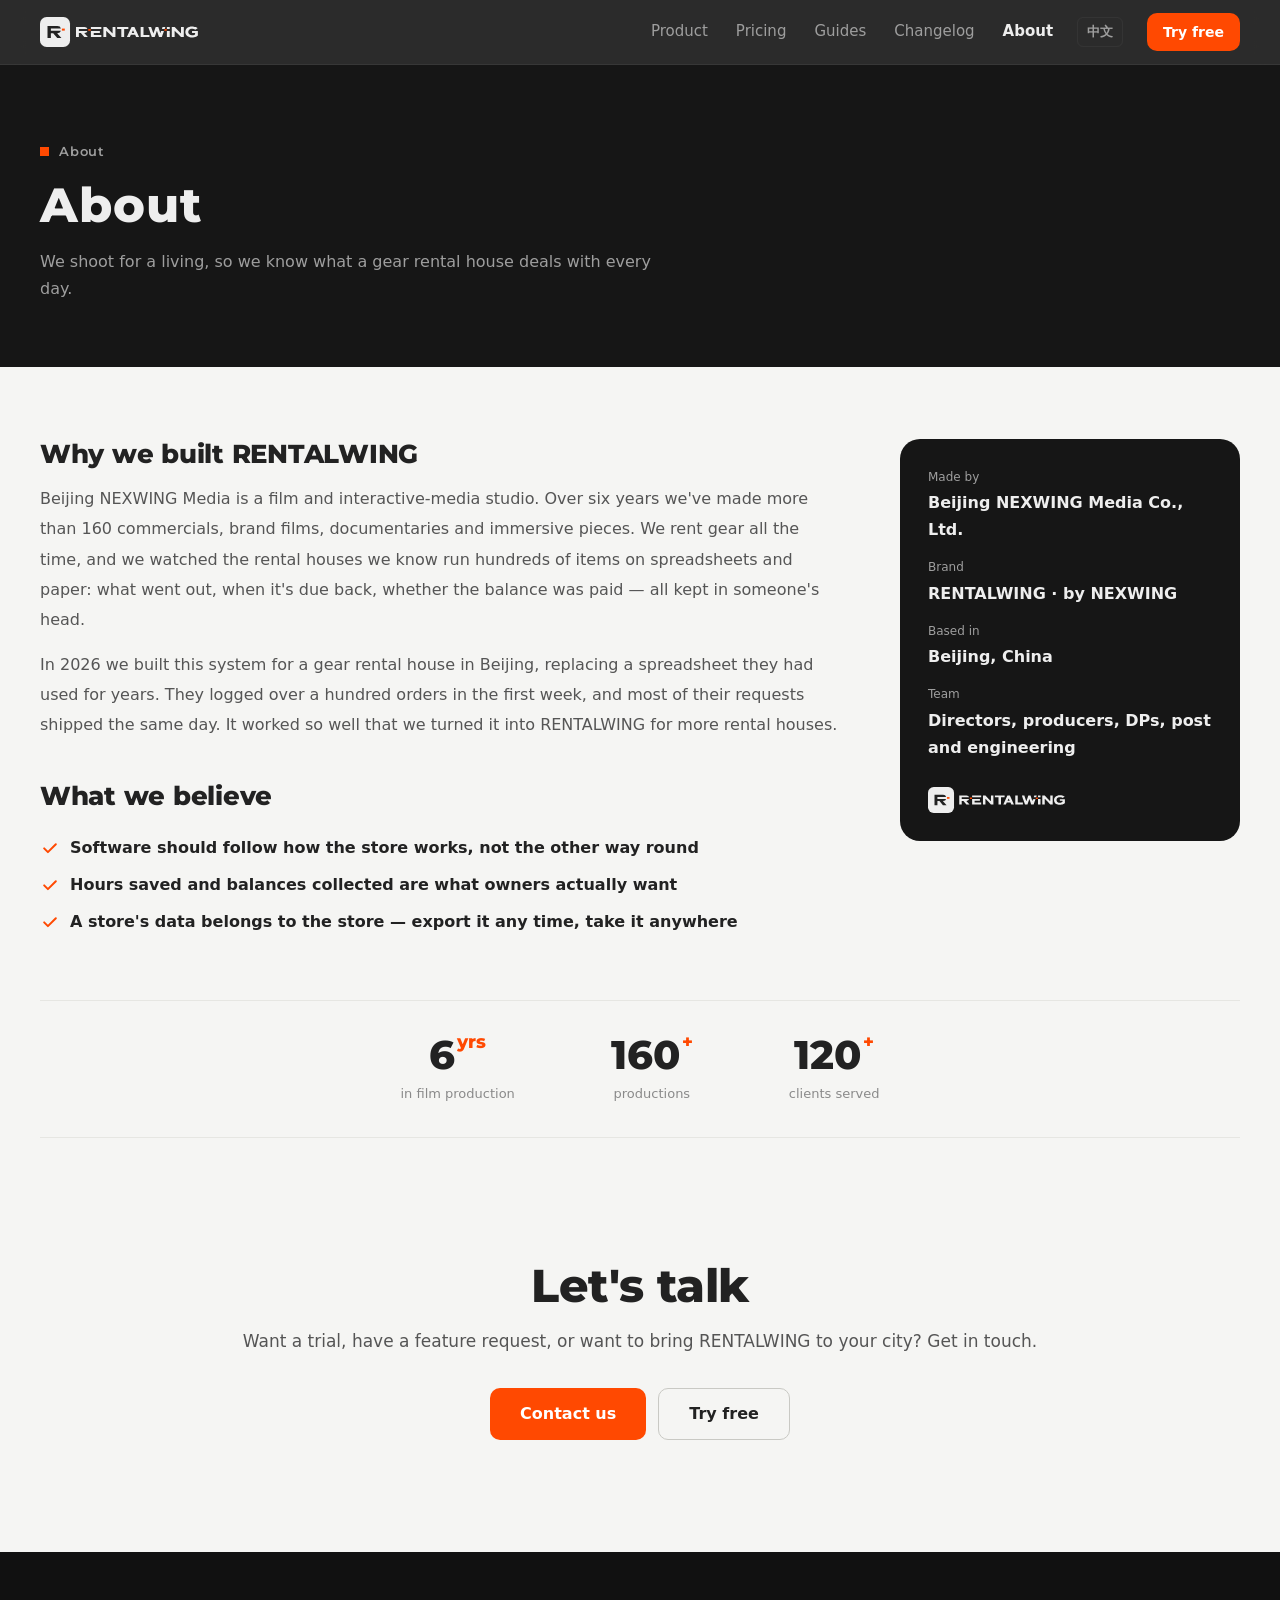
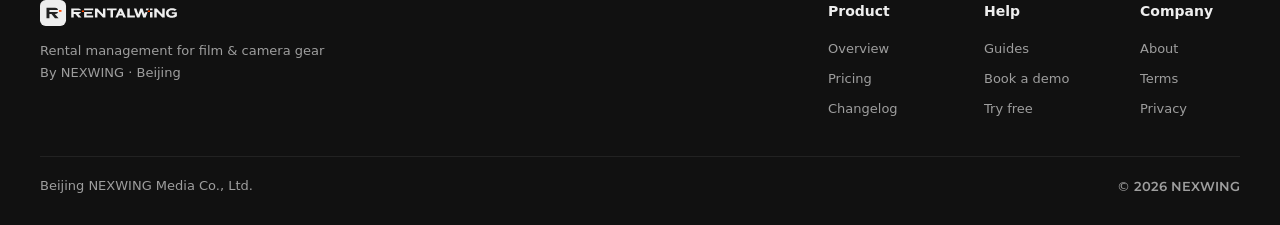
<file: en/about.html>
<!doctype html>
<html lang="en">
<head>
  <meta charset="utf-8">
  <meta name="viewport" content="width=device-width, initial-scale=1">
  <meta name="robots" content="noindex, nofollow">
  <title>About · RENTALWING</title>
  <link rel="alternate" hreflang="zh-CN" href="../about.html">
  <meta name="description" content="RENTALWING is made by Beijing NEXWING Media. We shoot for a living, so we know what a gear rental house deals with every day.">
  <meta name="theme-color" content="#161616">
  <link rel="icon" href="../favicon.svg" type="image/svg+xml">
  <link rel="icon" href="../favicon-32.png" sizes="32x32" type="image/png">
  <link rel="apple-touch-icon" href="../apple-touch-icon.png">
  <meta property="og:type" content="website">
  <meta property="og:title" content="About · RENTALWING">
  <meta property="og:description" content="RENTALWING is made by Beijing NEXWING Media. We shoot for a living, so we know what a gear rental house deals with every day.">
  <meta property="og:image" content="../assets/img/og.png">
  <link rel="stylesheet" href="../assets/css/site.css">
  <script>document.documentElement.classList.add('js')</script>
</head>
<body class="sub sub--about">
<!-- 由 tools/build_site.py 从 site-src/ 生成，别直接改这个文件 -->

<a class="skip" href="#main">Skip to content</a>

<!-- @icons -->
<!-- 线条图标（只定义一次，下面用 <use> 引用） -->
<svg width="0" height="0" style="position:absolute" aria-hidden="true">
  <defs>
    <symbol id="i-crew" viewBox="0 0 24 24"><circle cx="9" cy="8" r="3.5"/><path d="M3 20c0-3.3 2.7-6 6-6s6 2.7 6 6"/><path d="M16 4.5a3.5 3.5 0 0 1 0 7M18 14c2 .7 3 2.8 3 6"/></symbol>
    <symbol id="i-sheet" viewBox="0 0 24 24"><path d="M6 3h9l4 4v14H6z"/><path d="M15 3v4h4M9 12h7M9 16h5"/></symbol>
    <symbol id="i-lock" viewBox="0 0 24 24"><rect x="4" y="10" width="16" height="11" rx="2"/><path d="M8 10V7a4 4 0 0 1 8 0v3"/></symbol>
    <symbol id="i-cloud" viewBox="0 0 24 24"><path d="M7 18a4 4 0 0 1-.6-8A6 6 0 0 1 18 9a4.5 4.5 0 0 1-.5 9z"/><path d="M12 12v5M9.5 14.5 12 12l2.5 2.5"/></symbol>
    <symbol id="i-phone" viewBox="0 0 24 24"><rect x="6" y="2.5" width="12" height="19" rx="2.5"/><path d="M10.5 18.5h3"/></symbol>
    <symbol id="i-chat" viewBox="0 0 24 24"><path d="M4 5h16v11H9l-5 4z"/></symbol>
    <symbol id="i-check" viewBox="0 0 24 24"><path d="M5 12.5l4.5 4.5L19 7.5"/></symbol>
  </defs>
</svg>
<!-- /@icons -->

<!-- @header -->
<header class="nav" data-nav>
  <div class="wrap nav__inner">
    <a class="nav__logo" href="index.html" aria-label="RENTALWING home">
      <img src="../assets/img/rentalwing-logo-en-white.svg" alt="RENTALWING" width="168" height="32">
    </a>
    <nav class="nav__links" id="nav-links" aria-label="Site">
      <a href="index.html" data-key="home">Product</a>
      <a href="pricing.html" data-key="pricing">Pricing</a>
      <a href="help.html" data-key="help">Guides</a>
      <a href="changelog.html" data-key="changelog">Changelog</a>
      <a href="about.html" data-key="about" aria-current="page">About</a>
    </nav>
    <a class="nav__lang" href="../about.html" hreflang="zh-CN" lang="zh-CN" title="中文">中文</a>
    <a class="btn btn--primary btn--sm nav__cta" href="#trial" data-trial>Try free</a>
    <button class="nav__toggle" type="button" aria-controls="nav-links" aria-expanded="false" aria-label="Open menu" data-nav-toggle>
      <span></span><span></span>
    </button>
  </div>
</header>
<!-- /@header -->

<main id="main">

  <section class="page-hero">
    <div class="wrap">
      <p class="eyebrow"><i></i>About</p>
      <h1>About</h1>
      <p class="lead">We shoot for a living, so we know what a gear rental house deals with every day.</p>
    </div>
  </section>

  <section class="about">
    <div class="wrap about__inner">
      <div class="about__text">
        <h2>Why we built RENTALWING</h2>
        <p>Beijing NEXWING Media is a film and interactive-media studio. Over six years we've made more than 160 commercials, brand films, documentaries and immersive pieces. We rent gear all the time, and we watched the rental houses we know run hundreds of items on spreadsheets and paper: what went out, when it's due back, whether the balance was paid — all kept in someone's head.</p>
        <p>In 2026 we built this system for a gear rental house in Beijing, replacing a spreadsheet they had used for years. They logged over a hundred orders in the first week, and most of their requests shipped the same day. It worked so well that we turned it into RENTALWING for more rental houses.</p>
        <h2>What we believe</h2>
        <ul class="ticks">
          <li><svg><use href="#i-check"/></svg>Software should follow how the store works, not the other way round</li>
          <li><svg><use href="#i-check"/></svg>Hours saved and balances collected are what owners actually want</li>
          <li><svg><use href="#i-check"/></svg>A store's data belongs to the store — export it any time, take it anywhere</li>
        </ul>
      </div>
      <aside class="about__facts">
        <dl>
          <div><dt>Made by</dt><dd>Beijing NEXWING Media Co., Ltd.</dd></div>
          <div><dt>Brand</dt><dd>RENTALWING · by NEXWING</dd></div>
          <div><dt>Based in</dt><dd>Beijing, China</dd></div>
          <div><dt>Team</dt><dd>Directors, producers, DPs, post and engineering</dd></div>
        </dl>
        <img src="../assets/img/rentalwing-logo-en-white.svg" alt="" width="147" height="28" class="about__logo">
      </aside>
    </div>
  </section>

  <section class="about-nums">
    <div class="wrap">
      <ul>
        <li><strong>6<sup>yrs</sup></strong><span>in film production</span></li>
        <li><strong>160<sup>+</sup></strong><span>productions</span></li>
        <li><strong>120<sup>+</sup></strong><span>clients served</span></li>
      </ul>
    </div>
  </section>

  <section class="cta">
    <div class="wrap cta__inner">
      <h2>Let's talk</h2>
      <p>Want a trial, have a feature request, or want to bring RENTALWING to your city? Get in touch.</p>
      <div class="cta__actions">
        <a class="btn btn--primary btn--lg" href="#contact" data-contact>Contact us</a>
        <a class="btn btn--line btn--lg" href="#trial" data-trial>Try free</a>
      </div>
    </div>
  </section>

</main>

<!-- @footer -->
<footer class="footer">
  <div class="wrap">
    <div class="footer__top">
      <div class="footer__brand">
        <img src="../assets/img/rentalwing-logo-en-white.svg" alt="RENTALWING" width="147" height="28">
        <p>Rental management for film &amp; camera gear<br>By NEXWING · Beijing</p>
      </div>
      <nav class="footer__cols" aria-label="Sitemap">
        <div><h4>Product</h4><a href="index.html">Overview</a><a href="pricing.html">Pricing</a><a href="changelog.html">Changelog</a></div>
        <div><h4>Help</h4><a href="help.html">Guides</a><a href="#contact" data-contact>Book a demo</a><a href="#trial" data-trial>Try free</a></div>
        <div><h4>Company</h4><a href="about.html">About</a><a href="terms.html">Terms</a><a href="privacy.html">Privacy</a></div>
      </nav>
    </div>
    <div class="footer__bottom">
      <span>Beijing NEXWING Media Co., Ltd.</span>
      <span class="footer__copy">© <span data-year>2026</span> NEXWING</span>
    </div>
  </div>
</footer>

<!-- Try free: demo store not live yet. When it is, set data-trial-url, remove is-soon and the note below -->
<dialog class="modal" id="trial" aria-labelledby="trial-title" data-trial-url="https://demo.rentalwing.com">
  <form method="dialog" class="modal__close-form"><button class="modal__close" aria-label="Close">×</button></form>
  <p class="eyebrow eyebrow--dark"><i></i>Try free</p>
  <h3 id="trial-title">Demo store · Lumen Rentals</h3>
  <p class="modal__desc">A store loaded with sample gear, customers and live orders. Click anything, change anything. No sign-up: pick a role (owner / warehouse / crew) and you're in. The app itself is in Chinese for now; English is on the way.</p>
  <p class="trial-url">demo.rentalwing.com</p>
  <a class="btn btn--primary btn--lg btn--block is-soon" href="#" data-trial-go aria-disabled="true">Open demo store</a>
  <p class="modal__soon">The demo store is almost ready. Meanwhile, <a href="#contact" data-contact>book a demo</a>.</p>
</dialog>

<!-- Book a demo: contact -->
<dialog class="modal" id="contact-dialog" aria-labelledby="contact-title">
  <form method="dialog" class="modal__close-form"><button class="modal__close" aria-label="Close">×</button></form>
  <p class="eyebrow eyebrow--dark"><i></i>Book a demo</p>
  <h3 id="contact-title">Let's find a time</h3>
  <div class="contact">
    <!-- TODO: real WeChat QR /assets/img/wechat-qr.png -->
    <div class="contact__qr">WeChat QR</div>
    <ul>
      <li><span>Email</span>hello@rentalwing.com</li>
      <li><span>WeChat</span>Scan the code, note "rental"</li>
    </ul>
  </div>
</dialog>
<!-- /@footer -->

<script src="../assets/js/site.js" defer></script>
</body>
</html>
</file>
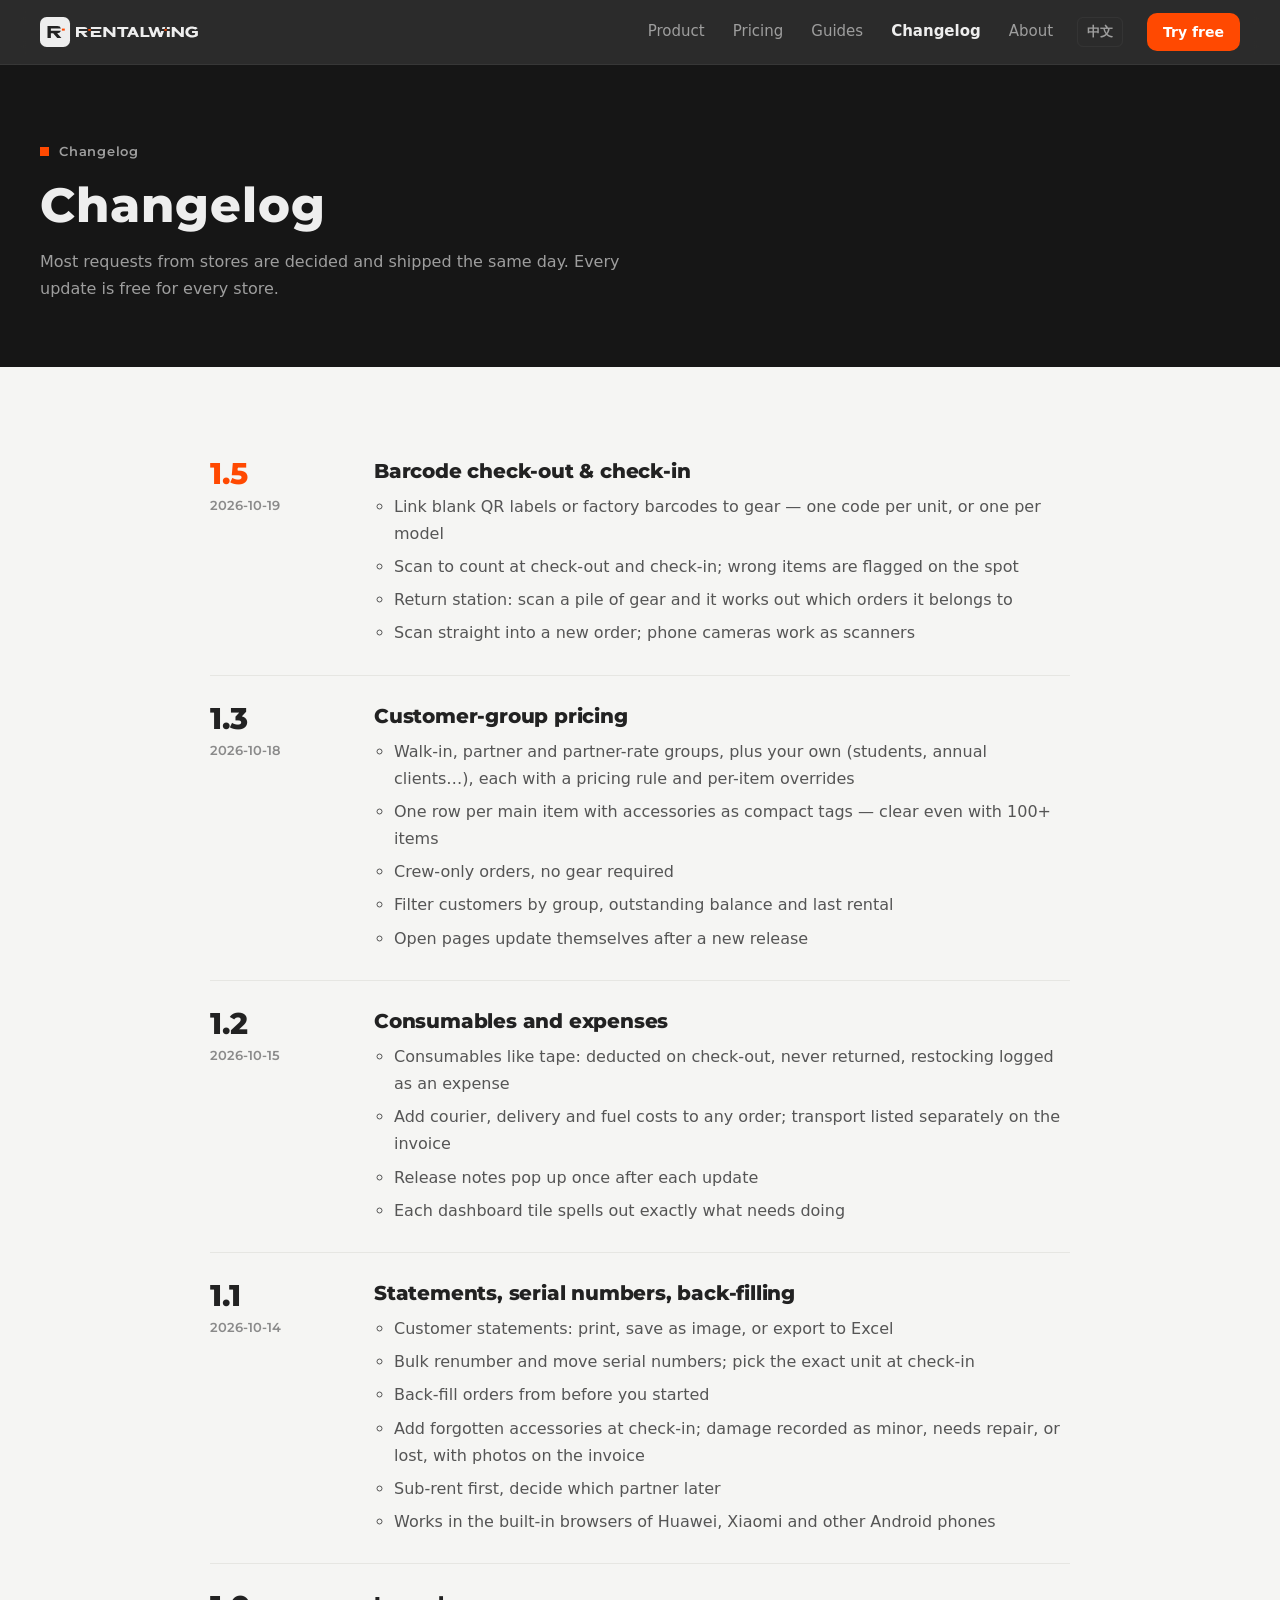
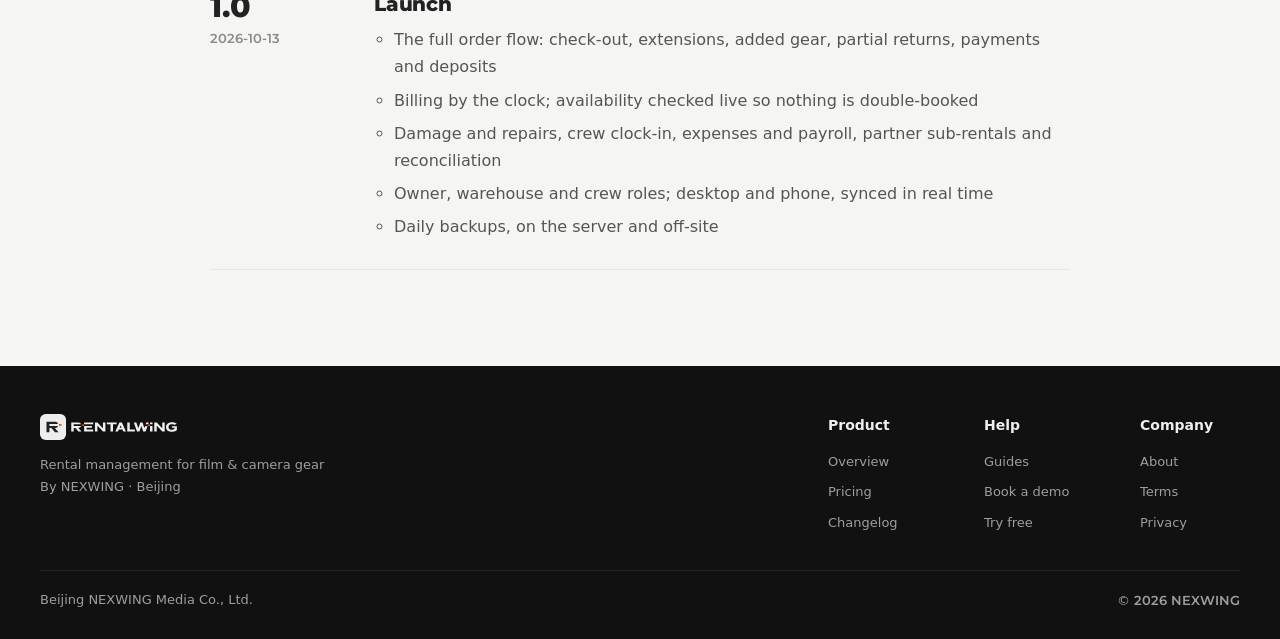
<file: en/changelog.html>
<!doctype html>
<html lang="en">
<head>
  <meta charset="utf-8">
  <meta name="viewport" content="width=device-width, initial-scale=1">
  <meta name="robots" content="noindex, nofollow">
  <title>Changelog · RENTALWING</title>
  <link rel="alternate" hreflang="zh-CN" href="../changelog.html">
  <meta name="description" content="What's new in each RENTALWING release. Most requests from stores ship the same day.">
  <meta name="theme-color" content="#161616">
  <link rel="icon" href="../favicon.svg" type="image/svg+xml">
  <link rel="icon" href="../favicon-32.png" sizes="32x32" type="image/png">
  <link rel="apple-touch-icon" href="../apple-touch-icon.png">
  <meta property="og:type" content="website">
  <meta property="og:title" content="Changelog · RENTALWING">
  <meta property="og:description" content="What's new in each RENTALWING release. Most requests from stores ship the same day.">
  <meta property="og:image" content="../assets/img/og.png">
  <link rel="stylesheet" href="../assets/css/site.css">
  <script>document.documentElement.classList.add('js')</script>
</head>
<body class="sub sub--changelog">
<!-- 由 tools/build_site.py 从 site-src/ 生成，别直接改这个文件 -->

<a class="skip" href="#main">Skip to content</a>

<!-- @icons -->
<!-- 线条图标（只定义一次，下面用 <use> 引用） -->
<svg width="0" height="0" style="position:absolute" aria-hidden="true">
  <defs>
    <symbol id="i-crew" viewBox="0 0 24 24"><circle cx="9" cy="8" r="3.5"/><path d="M3 20c0-3.3 2.7-6 6-6s6 2.7 6 6"/><path d="M16 4.5a3.5 3.5 0 0 1 0 7M18 14c2 .7 3 2.8 3 6"/></symbol>
    <symbol id="i-sheet" viewBox="0 0 24 24"><path d="M6 3h9l4 4v14H6z"/><path d="M15 3v4h4M9 12h7M9 16h5"/></symbol>
    <symbol id="i-lock" viewBox="0 0 24 24"><rect x="4" y="10" width="16" height="11" rx="2"/><path d="M8 10V7a4 4 0 0 1 8 0v3"/></symbol>
    <symbol id="i-cloud" viewBox="0 0 24 24"><path d="M7 18a4 4 0 0 1-.6-8A6 6 0 0 1 18 9a4.5 4.5 0 0 1-.5 9z"/><path d="M12 12v5M9.5 14.5 12 12l2.5 2.5"/></symbol>
    <symbol id="i-phone" viewBox="0 0 24 24"><rect x="6" y="2.5" width="12" height="19" rx="2.5"/><path d="M10.5 18.5h3"/></symbol>
    <symbol id="i-chat" viewBox="0 0 24 24"><path d="M4 5h16v11H9l-5 4z"/></symbol>
    <symbol id="i-check" viewBox="0 0 24 24"><path d="M5 12.5l4.5 4.5L19 7.5"/></symbol>
  </defs>
</svg>
<!-- /@icons -->

<!-- @header -->
<header class="nav" data-nav>
  <div class="wrap nav__inner">
    <a class="nav__logo" href="index.html" aria-label="RENTALWING home">
      <img src="../assets/img/rentalwing-logo-en-white.svg" alt="RENTALWING" width="168" height="32">
    </a>
    <nav class="nav__links" id="nav-links" aria-label="Site">
      <a href="index.html" data-key="home">Product</a>
      <a href="pricing.html" data-key="pricing">Pricing</a>
      <a href="help.html" data-key="help">Guides</a>
      <a href="changelog.html" data-key="changelog" aria-current="page">Changelog</a>
      <a href="about.html" data-key="about">About</a>
    </nav>
    <a class="nav__lang" href="../changelog.html" hreflang="zh-CN" lang="zh-CN" title="中文">中文</a>
    <a class="btn btn--primary btn--sm nav__cta" href="#trial" data-trial>Try free</a>
    <button class="nav__toggle" type="button" aria-controls="nav-links" aria-expanded="false" aria-label="Open menu" data-nav-toggle>
      <span></span><span></span>
    </button>
  </div>
</header>
<!-- /@header -->

<main id="main">

  <section class="page-hero">
    <div class="wrap">
      <p class="eyebrow"><i></i>Changelog</p>
      <h1>Changelog</h1>
      <p class="lead">Most requests from stores are decided and shipped the same day. Every update is free for every store.</p>
    </div>
  </section>

  <section class="changelog">
    <div class="wrap">
      <ol class="log">
        <li class="log__item log__item--new">
          <div class="log__head"><b>1.5</b><time datetime="2026-10-19">2026-10-19</time></div>
          <div class="log__body">
            <h3>Barcode check-out &amp; check-in</h3>
            <ul>
              <li>Link blank QR labels or factory barcodes to gear — one code per unit, or one per model</li>
              <li>Scan to count at check-out and check-in; wrong items are flagged on the spot</li>
              <li>Return station: scan a pile of gear and it works out which orders it belongs to</li>
              <li>Scan straight into a new order; phone cameras work as scanners</li>
            </ul>
          </div>
        </li>
        <li class="log__item">
          <div class="log__head"><b>1.3</b><time datetime="2026-10-18">2026-10-18</time></div>
          <div class="log__body">
            <h3>Customer-group pricing</h3>
            <ul>
              <li>Walk-in, partner and partner-rate groups, plus your own (students, annual clients…), each with a pricing rule and per-item overrides</li>
              <li>One row per main item with accessories as compact tags — clear even with 100+ items</li>
              <li>Crew-only orders, no gear required</li>
              <li>Filter customers by group, outstanding balance and last rental</li>
              <li>Open pages update themselves after a new release</li>
            </ul>
          </div>
        </li>
        <li class="log__item">
          <div class="log__head"><b>1.2</b><time datetime="2026-10-15">2026-10-15</time></div>
          <div class="log__body">
            <h3>Consumables and expenses</h3>
            <ul>
              <li>Consumables like tape: deducted on check-out, never returned, restocking logged as an expense</li>
              <li>Add courier, delivery and fuel costs to any order; transport listed separately on the invoice</li>
              <li>Release notes pop up once after each update</li>
              <li>Each dashboard tile spells out exactly what needs doing</li>
            </ul>
          </div>
        </li>
        <li class="log__item">
          <div class="log__head"><b>1.1</b><time datetime="2026-10-14">2026-10-14</time></div>
          <div class="log__body">
            <h3>Statements, serial numbers, back-filling</h3>
            <ul>
              <li>Customer statements: print, save as image, or export to Excel</li>
              <li>Bulk renumber and move serial numbers; pick the exact unit at check-in</li>
              <li>Back-fill orders from before you started</li>
              <li>Add forgotten accessories at check-in; damage recorded as minor, needs repair, or lost, with photos on the invoice</li>
              <li>Sub-rent first, decide which partner later</li>
              <li>Works in the built-in browsers of Huawei, Xiaomi and other Android phones</li>
            </ul>
          </div>
        </li>
        <li class="log__item">
          <div class="log__head"><b>1.0</b><time datetime="2026-10-13">2026-10-13</time></div>
          <div class="log__body">
            <h3>Launch</h3>
            <ul>
              <li>The full order flow: check-out, extensions, added gear, partial returns, payments and deposits</li>
              <li>Billing by the clock; availability checked live so nothing is double-booked</li>
              <li>Damage and repairs, crew clock-in, expenses and payroll, partner sub-rentals and reconciliation</li>
              <li>Owner, warehouse and crew roles; desktop and phone, synced in real time</li>
              <li>Daily backups, on the server and off-site</li>
            </ul>
          </div>
        </li>
      </ol>
    </div>
  </section>

</main>

<!-- @footer -->
<footer class="footer">
  <div class="wrap">
    <div class="footer__top">
      <div class="footer__brand">
        <img src="../assets/img/rentalwing-logo-en-white.svg" alt="RENTALWING" width="147" height="28">
        <p>Rental management for film &amp; camera gear<br>By NEXWING · Beijing</p>
      </div>
      <nav class="footer__cols" aria-label="Sitemap">
        <div><h4>Product</h4><a href="index.html">Overview</a><a href="pricing.html">Pricing</a><a href="changelog.html">Changelog</a></div>
        <div><h4>Help</h4><a href="help.html">Guides</a><a href="#contact" data-contact>Book a demo</a><a href="#trial" data-trial>Try free</a></div>
        <div><h4>Company</h4><a href="about.html">About</a><a href="terms.html">Terms</a><a href="privacy.html">Privacy</a></div>
      </nav>
    </div>
    <div class="footer__bottom">
      <span>Beijing NEXWING Media Co., Ltd.</span>
      <span class="footer__copy">© <span data-year>2026</span> NEXWING</span>
    </div>
  </div>
</footer>

<!-- Try free: demo store not live yet. When it is, set data-trial-url, remove is-soon and the note below -->
<dialog class="modal" id="trial" aria-labelledby="trial-title" data-trial-url="https://demo.rentalwing.com">
  <form method="dialog" class="modal__close-form"><button class="modal__close" aria-label="Close">×</button></form>
  <p class="eyebrow eyebrow--dark"><i></i>Try free</p>
  <h3 id="trial-title">Demo store · Lumen Rentals</h3>
  <p class="modal__desc">A store loaded with sample gear, customers and live orders. Click anything, change anything. No sign-up: pick a role (owner / warehouse / crew) and you're in. The app itself is in Chinese for now; English is on the way.</p>
  <p class="trial-url">demo.rentalwing.com</p>
  <a class="btn btn--primary btn--lg btn--block is-soon" href="#" data-trial-go aria-disabled="true">Open demo store</a>
  <p class="modal__soon">The demo store is almost ready. Meanwhile, <a href="#contact" data-contact>book a demo</a>.</p>
</dialog>

<!-- Book a demo: contact -->
<dialog class="modal" id="contact-dialog" aria-labelledby="contact-title">
  <form method="dialog" class="modal__close-form"><button class="modal__close" aria-label="Close">×</button></form>
  <p class="eyebrow eyebrow--dark"><i></i>Book a demo</p>
  <h3 id="contact-title">Let's find a time</h3>
  <div class="contact">
    <!-- TODO: real WeChat QR /assets/img/wechat-qr.png -->
    <div class="contact__qr">WeChat QR</div>
    <ul>
      <li><span>Email</span>hello@rentalwing.com</li>
      <li><span>WeChat</span>Scan the code, note "rental"</li>
    </ul>
  </div>
</dialog>
<!-- /@footer -->

<script src="../assets/js/site.js" defer></script>
</body>
</html>
</file>
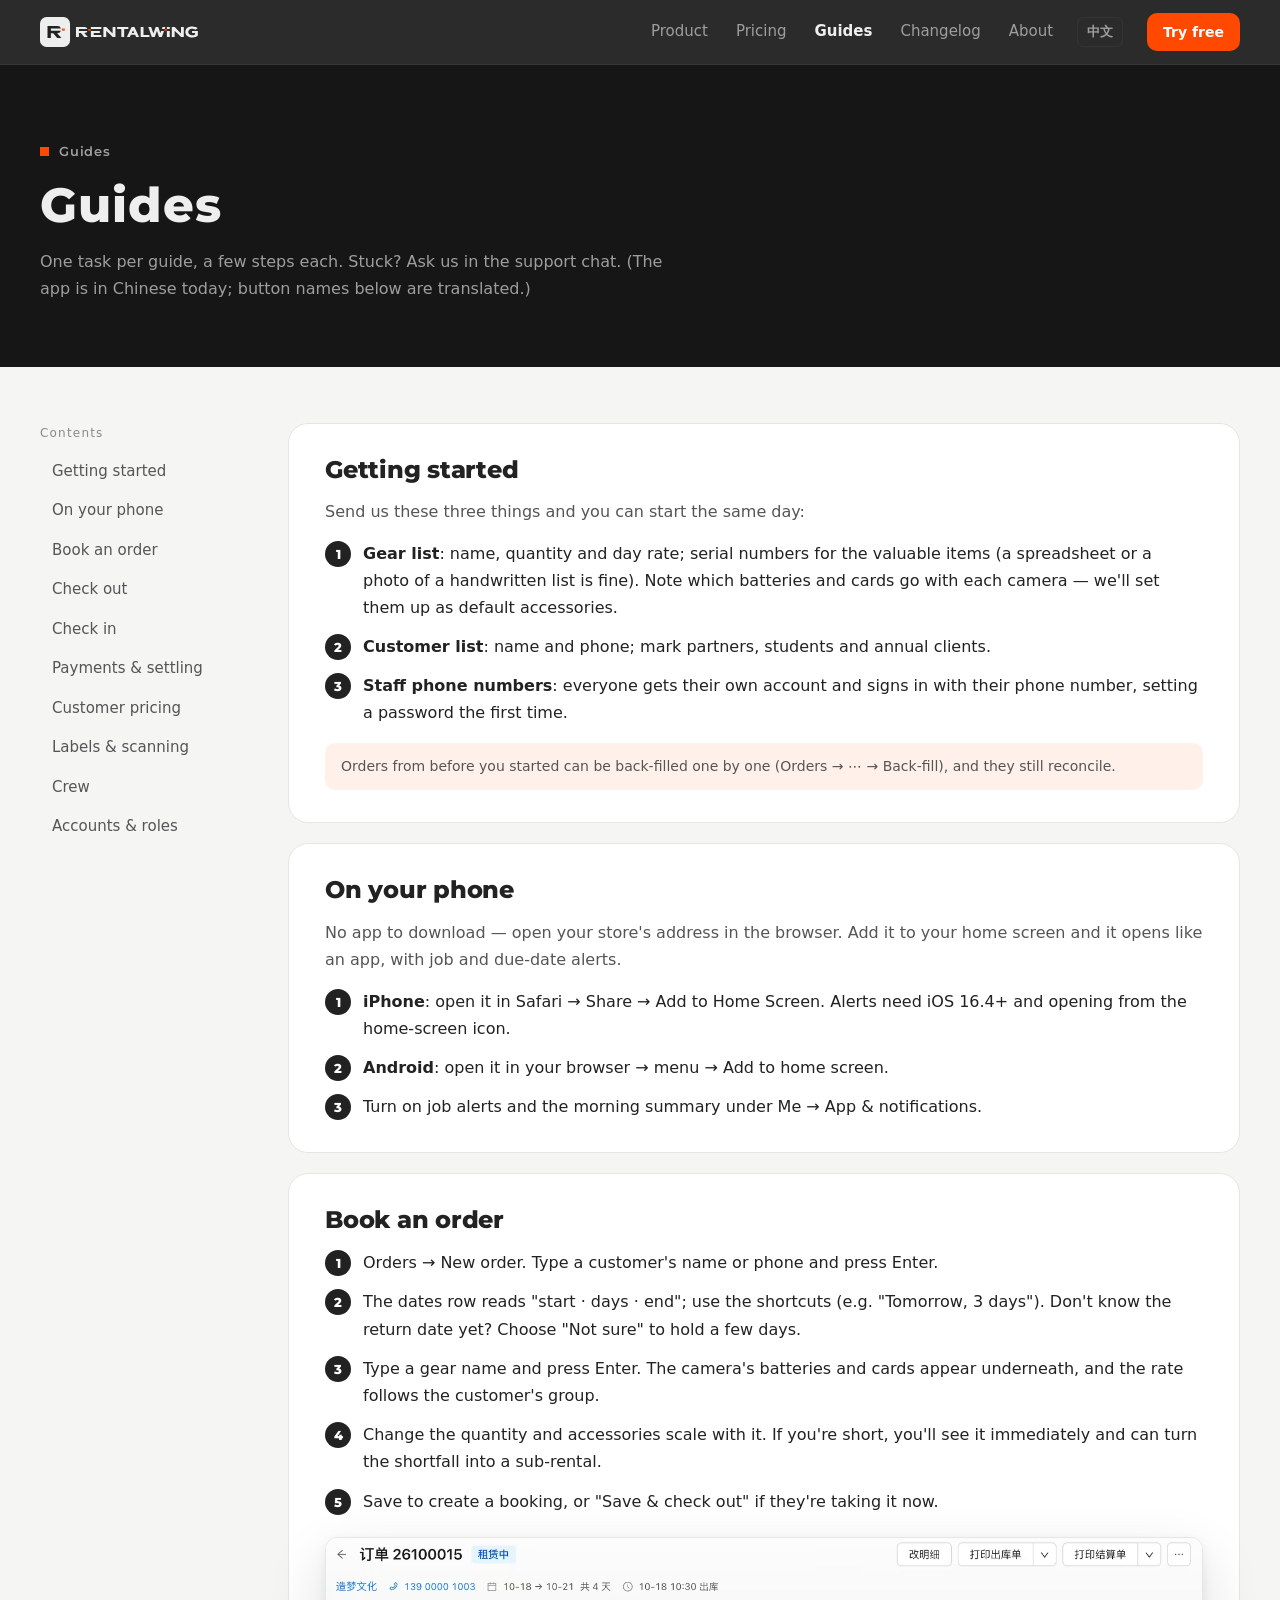
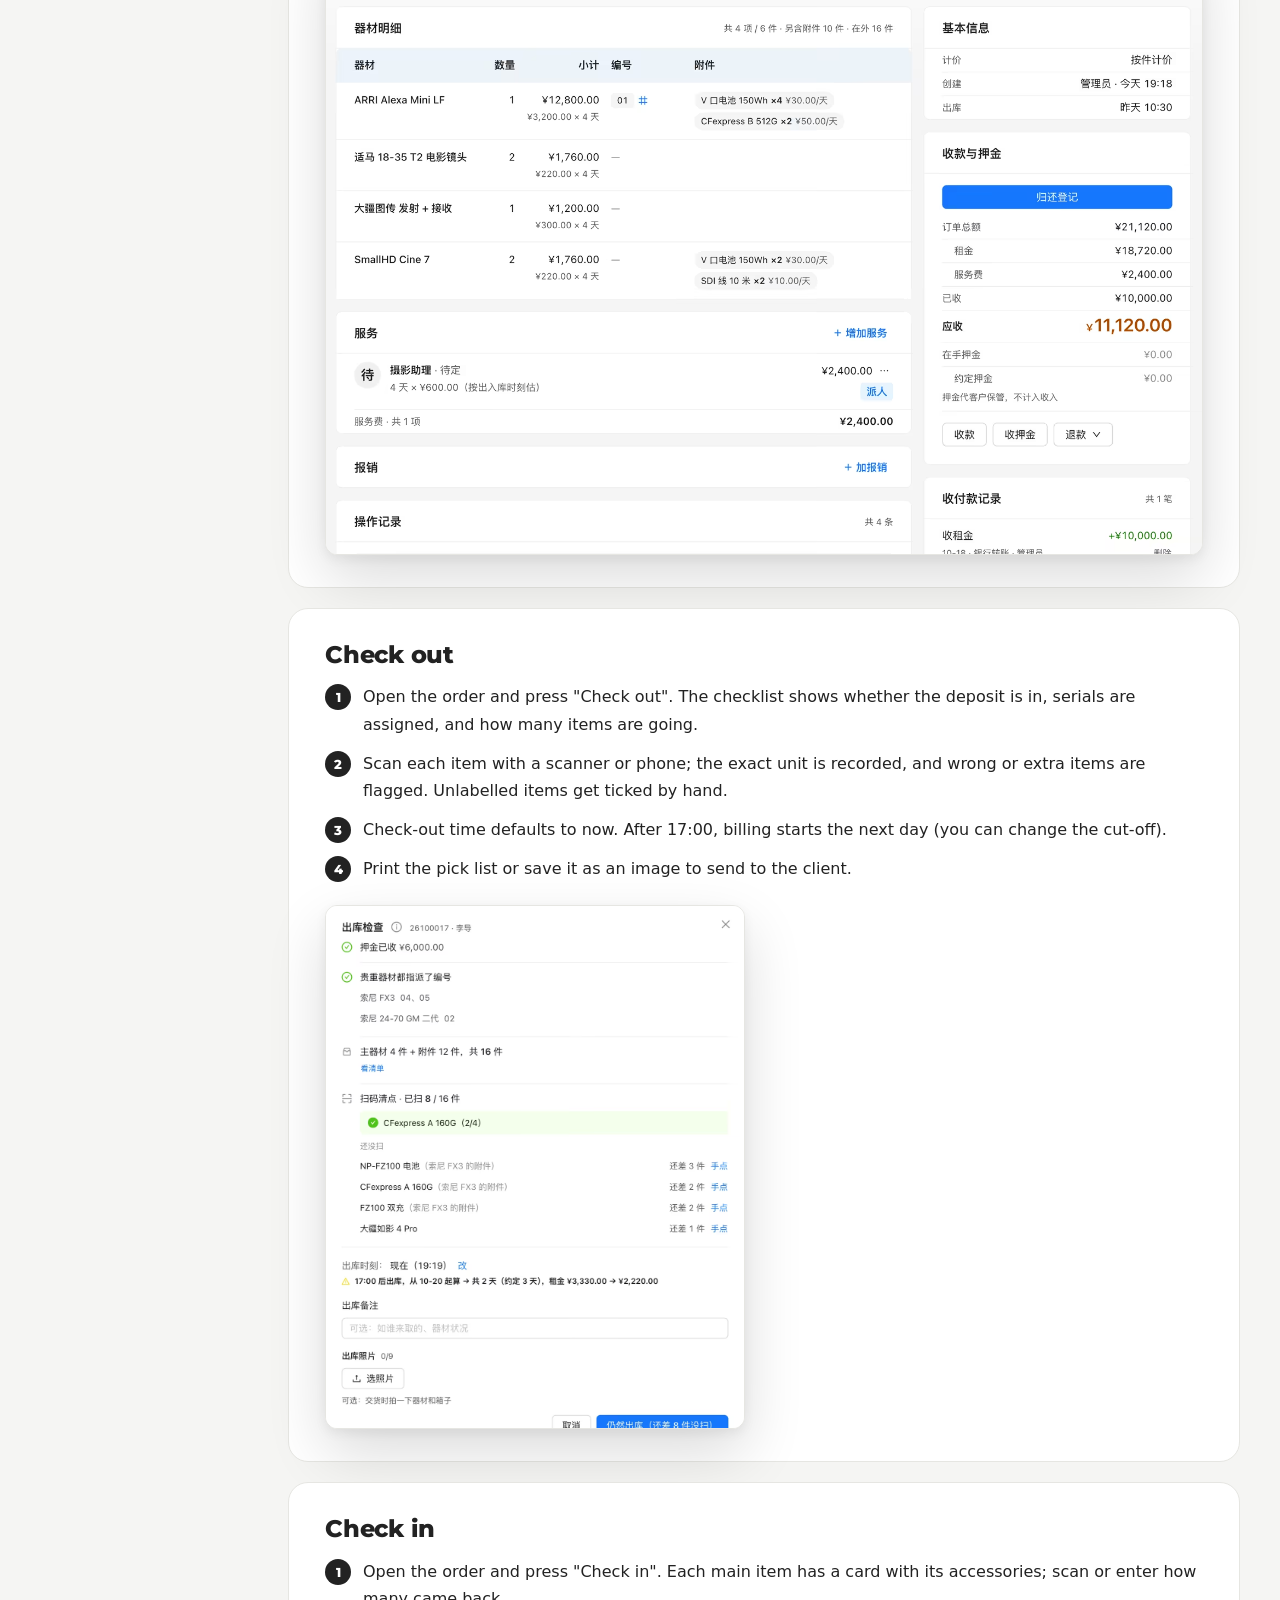
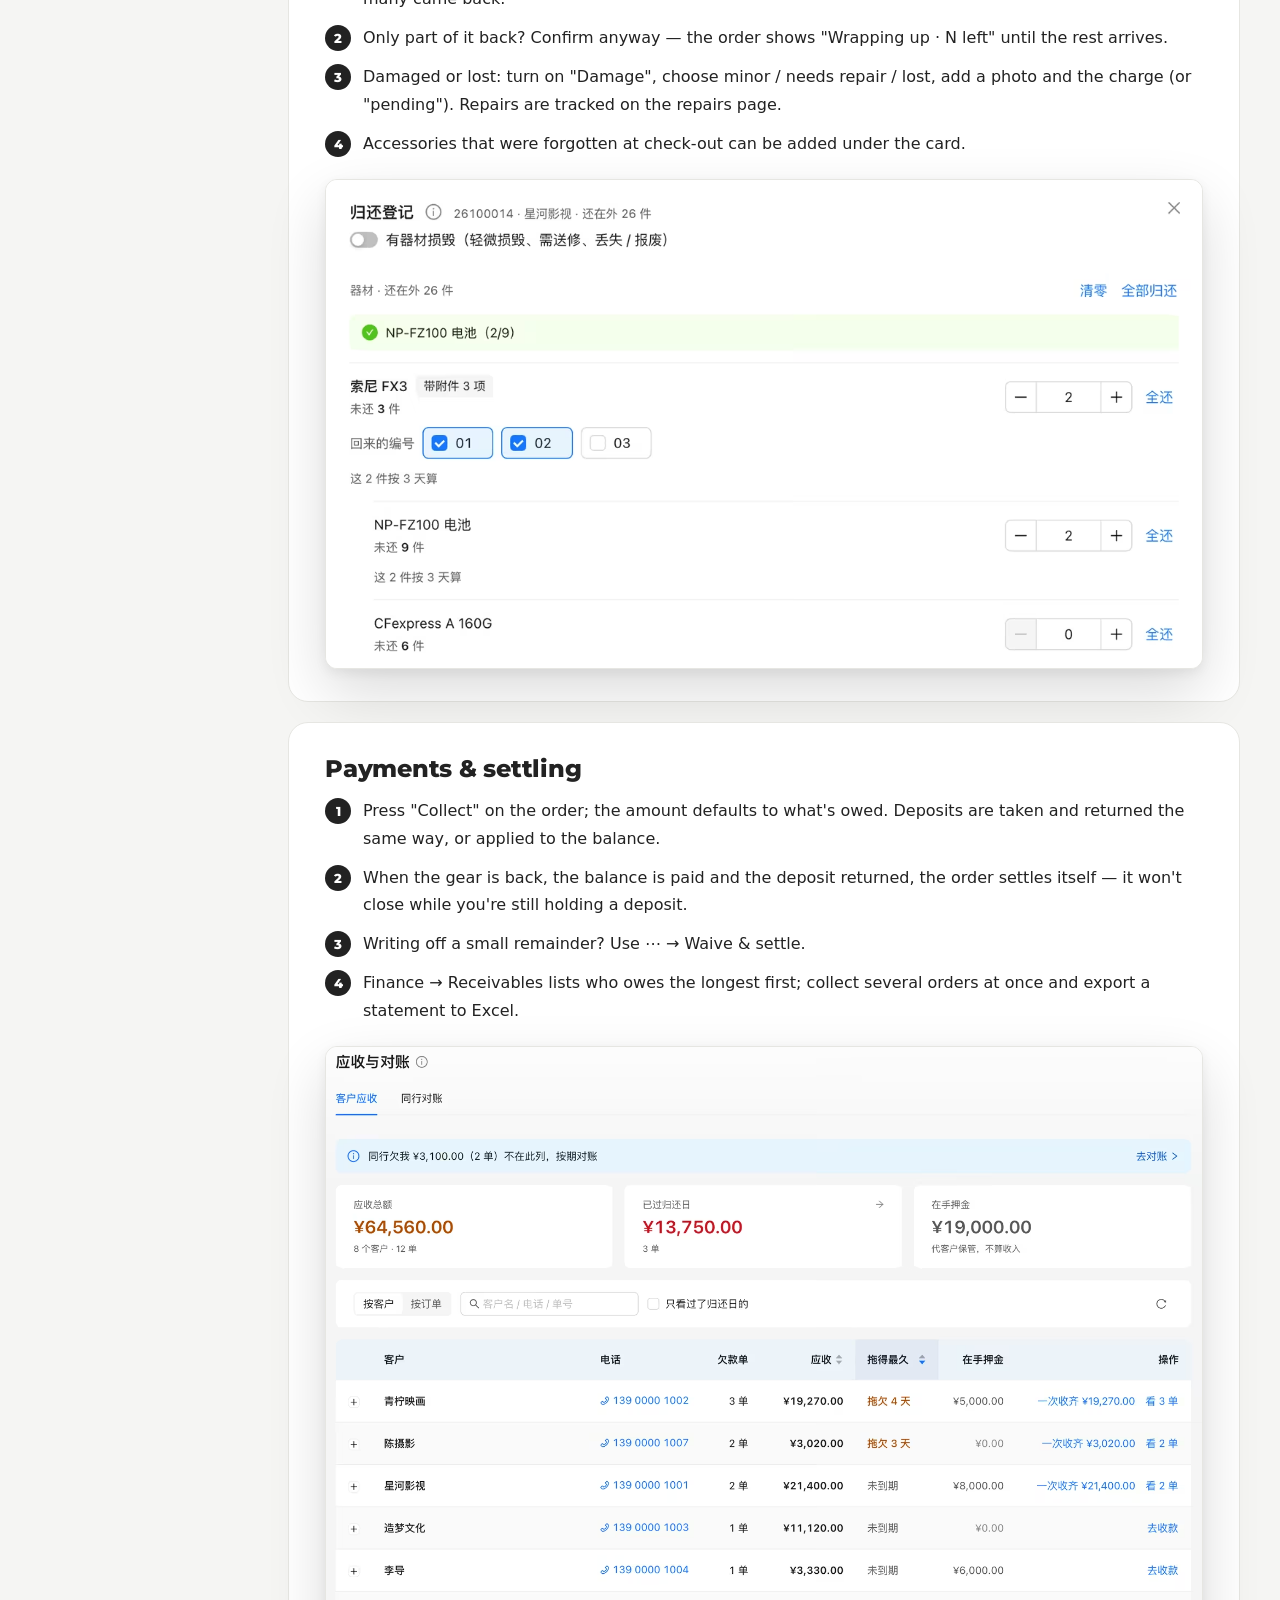
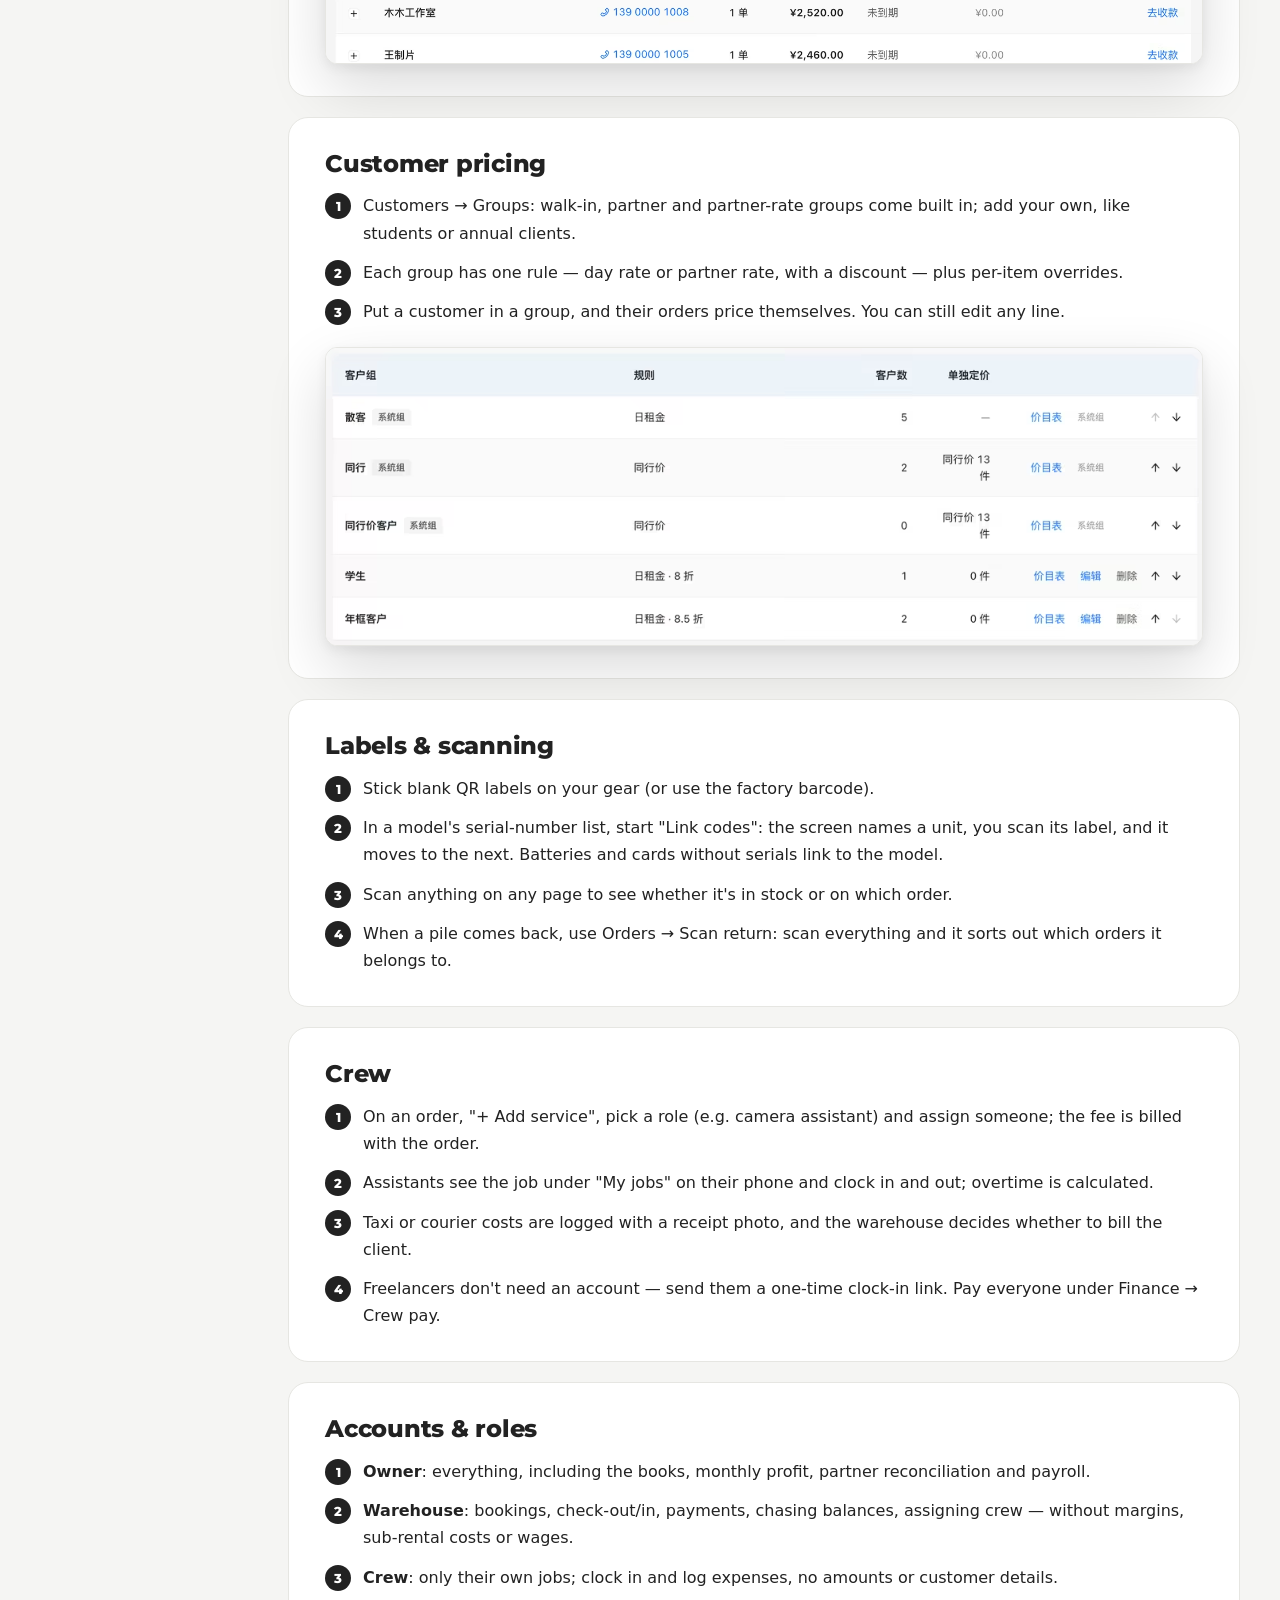
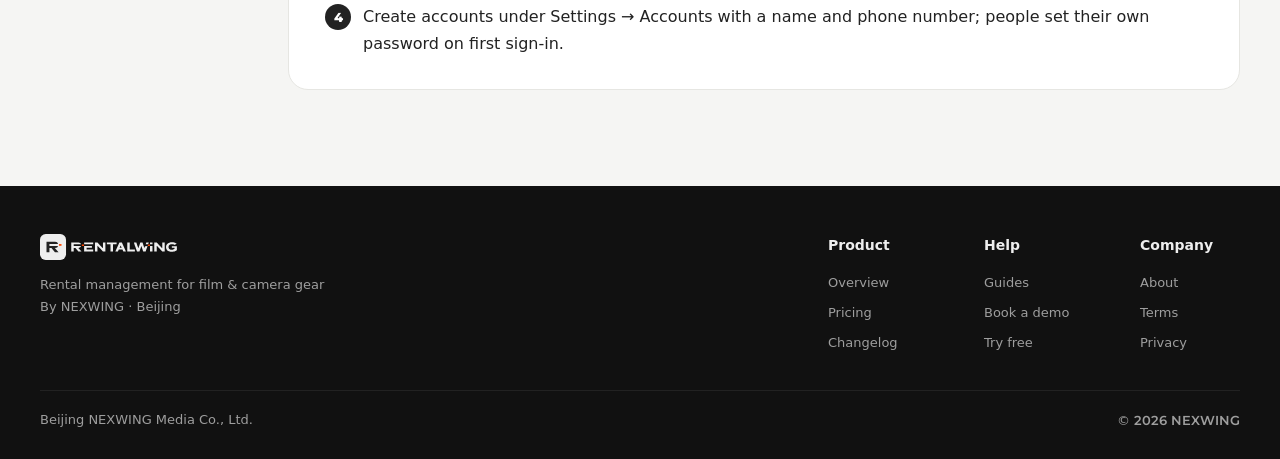
<file: en/help.html>
<!doctype html>
<html lang="en">
<head>
  <meta charset="utf-8">
  <meta name="viewport" content="width=device-width, initial-scale=1">
  <meta name="robots" content="noindex, nofollow">
  <title>Guides · RENTALWING</title>
  <link rel="alternate" hreflang="zh-CN" href="../help.html">
  <meta name="description" content="RENTALWING guides: getting started, booking, check-out, check-in, payments, customer pricing, barcodes, crew and roles.">
  <meta name="theme-color" content="#161616">
  <link rel="icon" href="../favicon.svg" type="image/svg+xml">
  <link rel="icon" href="../favicon-32.png" sizes="32x32" type="image/png">
  <link rel="apple-touch-icon" href="../apple-touch-icon.png">
  <meta property="og:type" content="website">
  <meta property="og:title" content="Guides · RENTALWING">
  <meta property="og:description" content="RENTALWING guides: getting started, booking, check-out, check-in, payments, customer pricing, barcodes, crew and roles.">
  <meta property="og:image" content="../assets/img/og.png">
  <link rel="stylesheet" href="../assets/css/site.css">
  <script>document.documentElement.classList.add('js')</script>
</head>
<body class="sub sub--help">
<!-- 由 tools/build_site.py 从 site-src/ 生成，别直接改这个文件 -->

<a class="skip" href="#main">Skip to content</a>

<!-- @icons -->
<!-- 线条图标（只定义一次，下面用 <use> 引用） -->
<svg width="0" height="0" style="position:absolute" aria-hidden="true">
  <defs>
    <symbol id="i-crew" viewBox="0 0 24 24"><circle cx="9" cy="8" r="3.5"/><path d="M3 20c0-3.3 2.7-6 6-6s6 2.7 6 6"/><path d="M16 4.5a3.5 3.5 0 0 1 0 7M18 14c2 .7 3 2.8 3 6"/></symbol>
    <symbol id="i-sheet" viewBox="0 0 24 24"><path d="M6 3h9l4 4v14H6z"/><path d="M15 3v4h4M9 12h7M9 16h5"/></symbol>
    <symbol id="i-lock" viewBox="0 0 24 24"><rect x="4" y="10" width="16" height="11" rx="2"/><path d="M8 10V7a4 4 0 0 1 8 0v3"/></symbol>
    <symbol id="i-cloud" viewBox="0 0 24 24"><path d="M7 18a4 4 0 0 1-.6-8A6 6 0 0 1 18 9a4.5 4.5 0 0 1-.5 9z"/><path d="M12 12v5M9.5 14.5 12 12l2.5 2.5"/></symbol>
    <symbol id="i-phone" viewBox="0 0 24 24"><rect x="6" y="2.5" width="12" height="19" rx="2.5"/><path d="M10.5 18.5h3"/></symbol>
    <symbol id="i-chat" viewBox="0 0 24 24"><path d="M4 5h16v11H9l-5 4z"/></symbol>
    <symbol id="i-check" viewBox="0 0 24 24"><path d="M5 12.5l4.5 4.5L19 7.5"/></symbol>
  </defs>
</svg>
<!-- /@icons -->

<!-- @header -->
<header class="nav" data-nav>
  <div class="wrap nav__inner">
    <a class="nav__logo" href="index.html" aria-label="RENTALWING home">
      <img src="../assets/img/rentalwing-logo-en-white.svg" alt="RENTALWING" width="168" height="32">
    </a>
    <nav class="nav__links" id="nav-links" aria-label="Site">
      <a href="index.html" data-key="home">Product</a>
      <a href="pricing.html" data-key="pricing">Pricing</a>
      <a href="help.html" data-key="help" aria-current="page">Guides</a>
      <a href="changelog.html" data-key="changelog">Changelog</a>
      <a href="about.html" data-key="about">About</a>
    </nav>
    <a class="nav__lang" href="../help.html" hreflang="zh-CN" lang="zh-CN" title="中文">中文</a>
    <a class="btn btn--primary btn--sm nav__cta" href="#trial" data-trial>Try free</a>
    <button class="nav__toggle" type="button" aria-controls="nav-links" aria-expanded="false" aria-label="Open menu" data-nav-toggle>
      <span></span><span></span>
    </button>
  </div>
</header>
<!-- /@header -->

<main id="main">

  <section class="page-hero">
    <div class="wrap">
      <p class="eyebrow"><i></i>Guides</p>
      <h1>Guides</h1>
      <p class="lead">One task per guide, a few steps each. Stuck? Ask us in the support chat. (The app is in Chinese today; button names below are translated.)</p>
    </div>
  </section>

  <section class="help">
    <div class="wrap help__inner">
      <nav class="help__toc" aria-label="Contents">
        <p class="help__toc-title">Contents</p>
        <a href="#start">Getting started</a>
        <a href="#mobile">On your phone</a>
        <a href="#order">Book an order</a>
        <a href="#dispatch">Check out</a>
        <a href="#return">Check in</a>
        <a href="#money">Payments &amp; settling</a>
        <a href="#price">Customer pricing</a>
        <a href="#scan">Labels &amp; scanning</a>
        <a href="#crew">Crew</a>
        <a href="#roles">Accounts &amp; roles</a>
      </nav>

      <div class="help__body">
        <article class="guide" id="start">
          <h2>Getting started</h2>
          <p>Send us these three things and you can start the same day:</p>
          <ol class="steps">
            <li><b>Gear list</b>: name, quantity and day rate; serial numbers for the valuable items (a spreadsheet or a photo of a handwritten list is fine). Note which batteries and cards go with each camera — we'll set them up as default accessories.</li>
            <li><b>Customer list</b>: name and phone; mark partners, students and annual clients.</li>
            <li><b>Staff phone numbers</b>: everyone gets their own account and signs in with their phone number, setting a password the first time.</li>
          </ol>
          <p class="tip">Orders from before you started can be back-filled one by one (Orders → ⋯ → Back-fill), and they still reconcile.</p>
        </article>

        <article class="guide" id="mobile">
          <h2>On your phone</h2>
          <p>No app to download — open your store's address in the browser. Add it to your home screen and it opens like an app, with job and due-date alerts.</p>
          <ol class="steps">
            <li><b>iPhone</b>: open it in Safari → Share → Add to Home Screen. Alerts need iOS 16.4+ and opening from the home-screen icon.</li>
            <li><b>Android</b>: open it in your browser → menu → Add to home screen.</li>
            <li>Turn on job alerts and the morning summary under Me → App &amp; notifications.</li>
          </ol>
        </article>

        <article class="guide" id="order">
          <h2>Book an order</h2>
          <ol class="steps">
            <li>Orders → New order. Type a customer's name or phone and press Enter.</li>
            <li>The dates row reads "start · days · end"; use the shortcuts (e.g. "Tomorrow, 3 days"). Don't know the return date yet? Choose "Not sure" to hold a few days.</li>
            <li>Type a gear name and press Enter. The camera's batteries and cards appear underneath, and the rate follows the customer's group.</li>
            <li>Change the quantity and accessories scale with it. If you're short, you'll see it immediately and can turn the shortfall into a sub-rental.</li>
            <li>Save to create a booking, or "Save &amp; check out" if they're taking it now.</li>
          </ol>
          <figure class="shot"><picture><source media="(max-width: 640px)" srcset="../assets/shots/order-detail-sm.avif" type="image/avif"><source media="(max-width: 640px)" srcset="../assets/shots/order-detail-sm.webp" type="image/webp"><source srcset="../assets/shots/order-detail.avif" type="image/avif"><source srcset="../assets/shots/order-detail.webp" type="image/webp"><img src="../assets/shots/order-detail.jpg" width="1600" height="1125" loading="lazy" alt="A saved order: gear, accessories, serials, totals and history in one place"></picture></figure>
        </article>

        <article class="guide" id="dispatch">
          <h2>Check out</h2>
          <ol class="steps">
            <li>Open the order and press "Check out". The checklist shows whether the deposit is in, serials are assigned, and how many items are going.</li>
            <li>Scan each item with a scanner or phone; the exact unit is recorded, and wrong or extra items are flagged. Unlabelled items get ticked by hand.</li>
            <li>Check-out time defaults to now. After 17:00, billing starts the next day (you can change the cut-off).</li>
            <li>Print the pick list or save it as an image to send to the client.</li>
          </ol>
          <figure class="shot shot--narrow"><picture><source media="(max-width: 640px)" srcset="../assets/shots/dispatch-scan-sm.avif" type="image/avif"><source media="(max-width: 640px)" srcset="../assets/shots/dispatch-scan-sm.webp" type="image/webp"><source srcset="../assets/shots/dispatch-scan.avif" type="image/avif"><source srcset="../assets/shots/dispatch-scan.webp" type="image/webp"><img src="../assets/shots/dispatch-scan.jpg" width="1100" height="1375" loading="lazy" alt="The check-out list: scanned and still-to-scan items"></picture></figure>
        </article>

        <article class="guide" id="return">
          <h2>Check in</h2>
          <ol class="steps">
            <li>Open the order and press "Check in". Each main item has a card with its accessories; scan or enter how many came back.</li>
            <li>Only part of it back? Confirm anyway — the order shows "Wrapping up · N left" until the rest arrives.</li>
            <li>Damaged or lost: turn on "Damage", choose minor / needs repair / lost, add a photo and the charge (or "pending"). Repairs are tracked on the repairs page.</li>
            <li>Accessories that were forgotten at check-out can be added under the card.</li>
          </ol>
          <figure class="shot"><picture><source media="(max-width: 640px)" srcset="../assets/shots/return-scan-sm.avif" type="image/avif"><source media="(max-width: 640px)" srcset="../assets/shots/return-scan-sm.webp" type="image/webp"><source srcset="../assets/shots/return-scan.avif" type="image/avif"><source srcset="../assets/shots/return-scan.webp" type="image/webp"><img src="../assets/shots/return-scan.jpg" width="1200" height="668" loading="lazy" alt="Check-in: scanned serials tick themselves"></picture></figure>
        </article>

        <article class="guide" id="money">
          <h2>Payments &amp; settling</h2>
          <ol class="steps">
            <li>Press "Collect" on the order; the amount defaults to what's owed. Deposits are taken and returned the same way, or applied to the balance.</li>
            <li>When the gear is back, the balance is paid and the deposit returned, the order settles itself — it won't close while you're still holding a deposit.</li>
            <li>Writing off a small remainder? Use ⋯ → Waive &amp; settle.</li>
            <li>Finance → Receivables lists who owes the longest first; collect several orders at once and export a statement to Excel.</li>
          </ol>
          <figure class="shot"><picture><source media="(max-width: 640px)" srcset="../assets/shots/receivables-sm.avif" type="image/avif"><source media="(max-width: 640px)" srcset="../assets/shots/receivables-sm.webp" type="image/webp"><source srcset="../assets/shots/receivables.avif" type="image/avif"><source srcset="../assets/shots/receivables.webp" type="image/webp"><img src="../assets/shots/receivables.jpg" width="1600" height="1125" loading="lazy" alt="Receivables: what each customer owes and for how long"></picture></figure>
        </article>

        <article class="guide" id="price">
          <h2>Customer pricing</h2>
          <ol class="steps">
            <li>Customers → Groups: walk-in, partner and partner-rate groups come built in; add your own, like students or annual clients.</li>
            <li>Each group has one rule — day rate or partner rate, with a discount — plus per-item overrides.</li>
            <li>Put a customer in a group, and their orders price themselves. You can still edit any line.</li>
          </ol>
          <figure class="shot"><picture><source media="(max-width: 640px)" srcset="../assets/shots/groups-sm.avif" type="image/avif"><source media="(max-width: 640px)" srcset="../assets/shots/groups-sm.webp" type="image/webp"><source srcset="../assets/shots/groups.avif" type="image/avif"><source srcset="../assets/shots/groups.webp" type="image/webp"><img src="../assets/shots/groups.jpg" width="1100" height="373" loading="lazy" alt="Customer groups: one pricing rule each"></picture></figure>
        </article>

        <article class="guide" id="scan">
          <h2>Labels &amp; scanning</h2>
          <ol class="steps">
            <li>Stick blank QR labels on your gear (or use the factory barcode).</li>
            <li>In a model's serial-number list, start "Link codes": the screen names a unit, you scan its label, and it moves to the next. Batteries and cards without serials link to the model.</li>
            <li>Scan anything on any page to see whether it's in stock or on which order.</li>
            <li>When a pile comes back, use Orders → Scan return: scan everything and it sorts out which orders it belongs to.</li>
          </ol>
        </article>

        <article class="guide" id="crew">
          <h2>Crew</h2>
          <ol class="steps">
            <li>On an order, "+ Add service", pick a role (e.g. camera assistant) and assign someone; the fee is billed with the order.</li>
            <li>Assistants see the job under "My jobs" on their phone and clock in and out; overtime is calculated.</li>
            <li>Taxi or courier costs are logged with a receipt photo, and the warehouse decides whether to bill the client.</li>
            <li>Freelancers don't need an account — send them a one-time clock-in link. Pay everyone under Finance → Crew pay.</li>
          </ol>
        </article>

        <article class="guide" id="roles">
          <h2>Accounts &amp; roles</h2>
          <ol class="steps">
            <li><b>Owner</b>: everything, including the books, monthly profit, partner reconciliation and payroll.</li>
            <li><b>Warehouse</b>: bookings, check-out/in, payments, chasing balances, assigning crew — without margins, sub-rental costs or wages.</li>
            <li><b>Crew</b>: only their own jobs; clock in and log expenses, no amounts or customer details.</li>
            <li>Create accounts under Settings → Accounts with a name and phone number; people set their own password on first sign-in.</li>
          </ol>
        </article>
      </div>
    </div>
  </section>

</main>

<!-- @footer -->
<footer class="footer">
  <div class="wrap">
    <div class="footer__top">
      <div class="footer__brand">
        <img src="../assets/img/rentalwing-logo-en-white.svg" alt="RENTALWING" width="147" height="28">
        <p>Rental management for film &amp; camera gear<br>By NEXWING · Beijing</p>
      </div>
      <nav class="footer__cols" aria-label="Sitemap">
        <div><h4>Product</h4><a href="index.html">Overview</a><a href="pricing.html">Pricing</a><a href="changelog.html">Changelog</a></div>
        <div><h4>Help</h4><a href="help.html">Guides</a><a href="#contact" data-contact>Book a demo</a><a href="#trial" data-trial>Try free</a></div>
        <div><h4>Company</h4><a href="about.html">About</a><a href="terms.html">Terms</a><a href="privacy.html">Privacy</a></div>
      </nav>
    </div>
    <div class="footer__bottom">
      <span>Beijing NEXWING Media Co., Ltd.</span>
      <span class="footer__copy">© <span data-year>2026</span> NEXWING</span>
    </div>
  </div>
</footer>

<!-- Try free: demo store not live yet. When it is, set data-trial-url, remove is-soon and the note below -->
<dialog class="modal" id="trial" aria-labelledby="trial-title" data-trial-url="https://demo.rentalwing.com">
  <form method="dialog" class="modal__close-form"><button class="modal__close" aria-label="Close">×</button></form>
  <p class="eyebrow eyebrow--dark"><i></i>Try free</p>
  <h3 id="trial-title">Demo store · Lumen Rentals</h3>
  <p class="modal__desc">A store loaded with sample gear, customers and live orders. Click anything, change anything. No sign-up: pick a role (owner / warehouse / crew) and you're in. The app itself is in Chinese for now; English is on the way.</p>
  <p class="trial-url">demo.rentalwing.com</p>
  <a class="btn btn--primary btn--lg btn--block is-soon" href="#" data-trial-go aria-disabled="true">Open demo store</a>
  <p class="modal__soon">The demo store is almost ready. Meanwhile, <a href="#contact" data-contact>book a demo</a>.</p>
</dialog>

<!-- Book a demo: contact -->
<dialog class="modal" id="contact-dialog" aria-labelledby="contact-title">
  <form method="dialog" class="modal__close-form"><button class="modal__close" aria-label="Close">×</button></form>
  <p class="eyebrow eyebrow--dark"><i></i>Book a demo</p>
  <h3 id="contact-title">Let's find a time</h3>
  <div class="contact">
    <!-- TODO: real WeChat QR /assets/img/wechat-qr.png -->
    <div class="contact__qr">WeChat QR</div>
    <ul>
      <li><span>Email</span>hello@rentalwing.com</li>
      <li><span>WeChat</span>Scan the code, note "rental"</li>
    </ul>
  </div>
</dialog>
<!-- /@footer -->

<script src="../assets/js/site.js" defer></script>
</body>
</html>
</file>
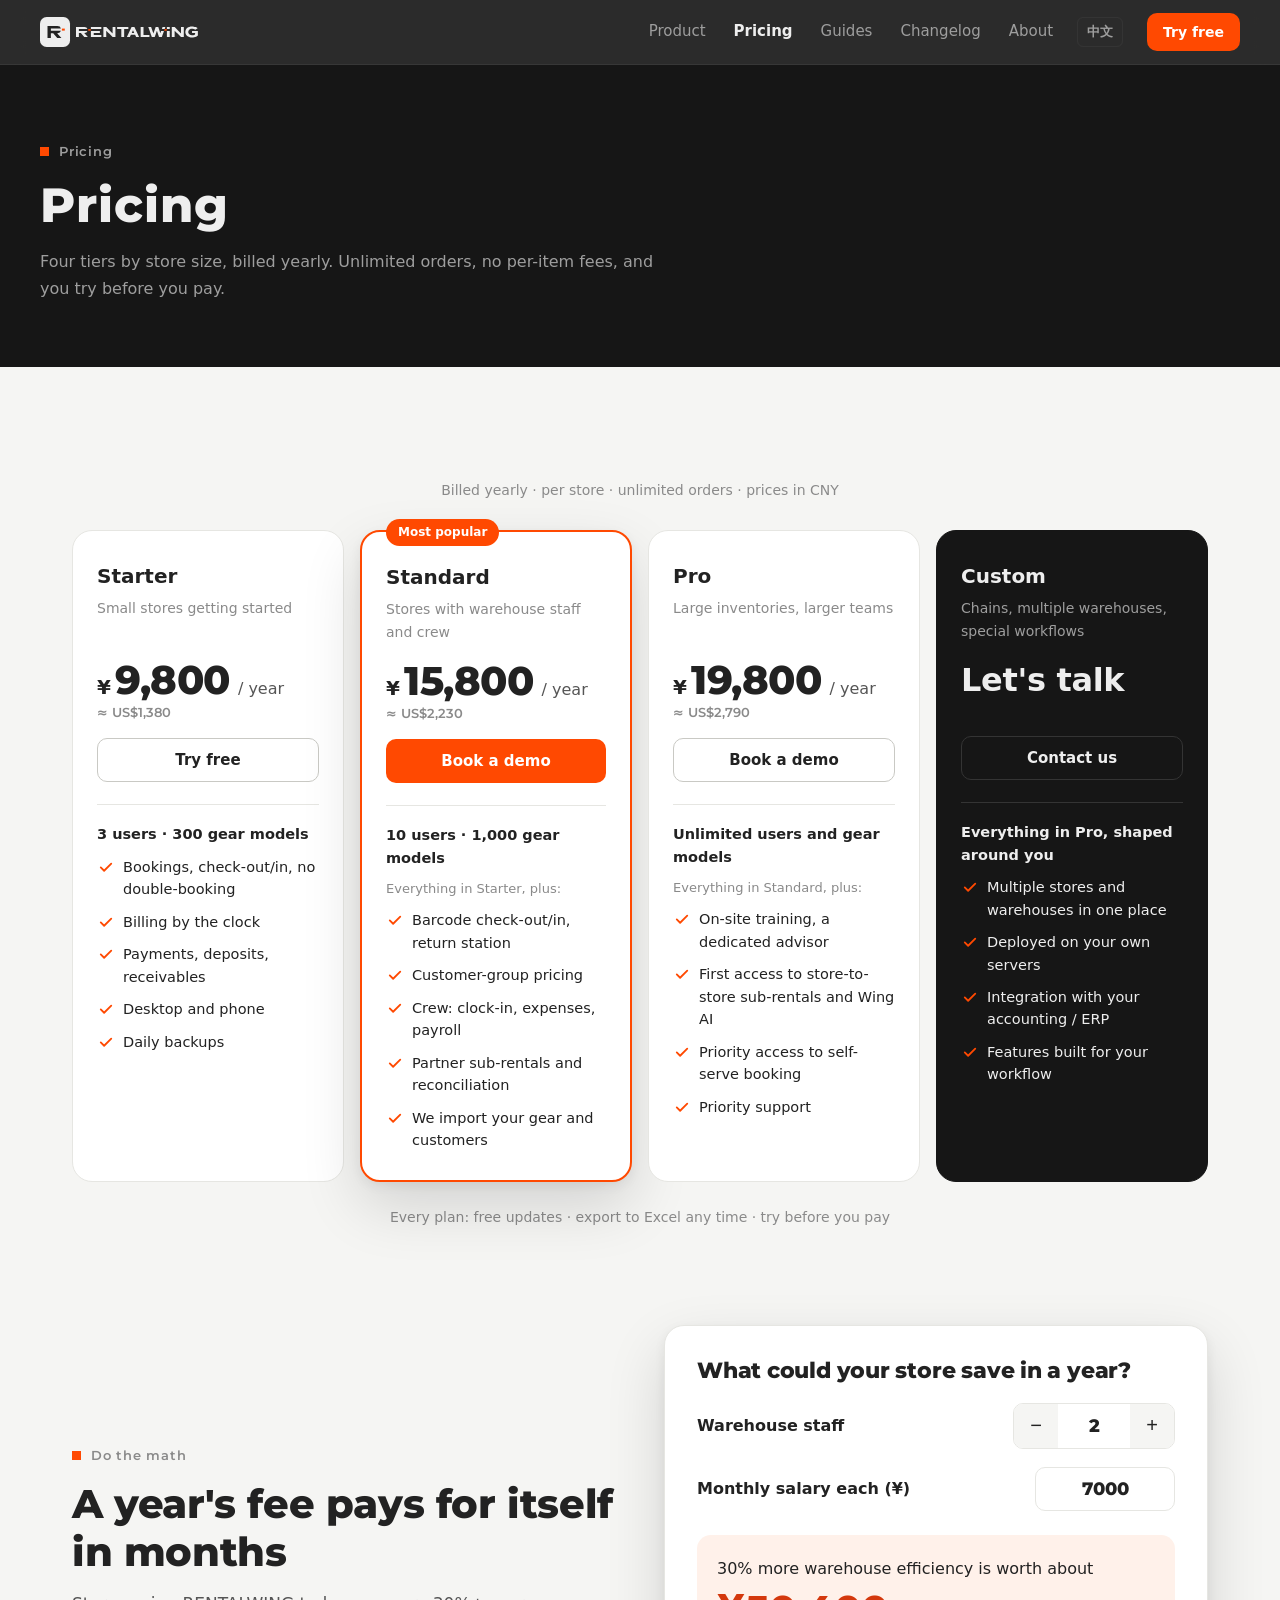
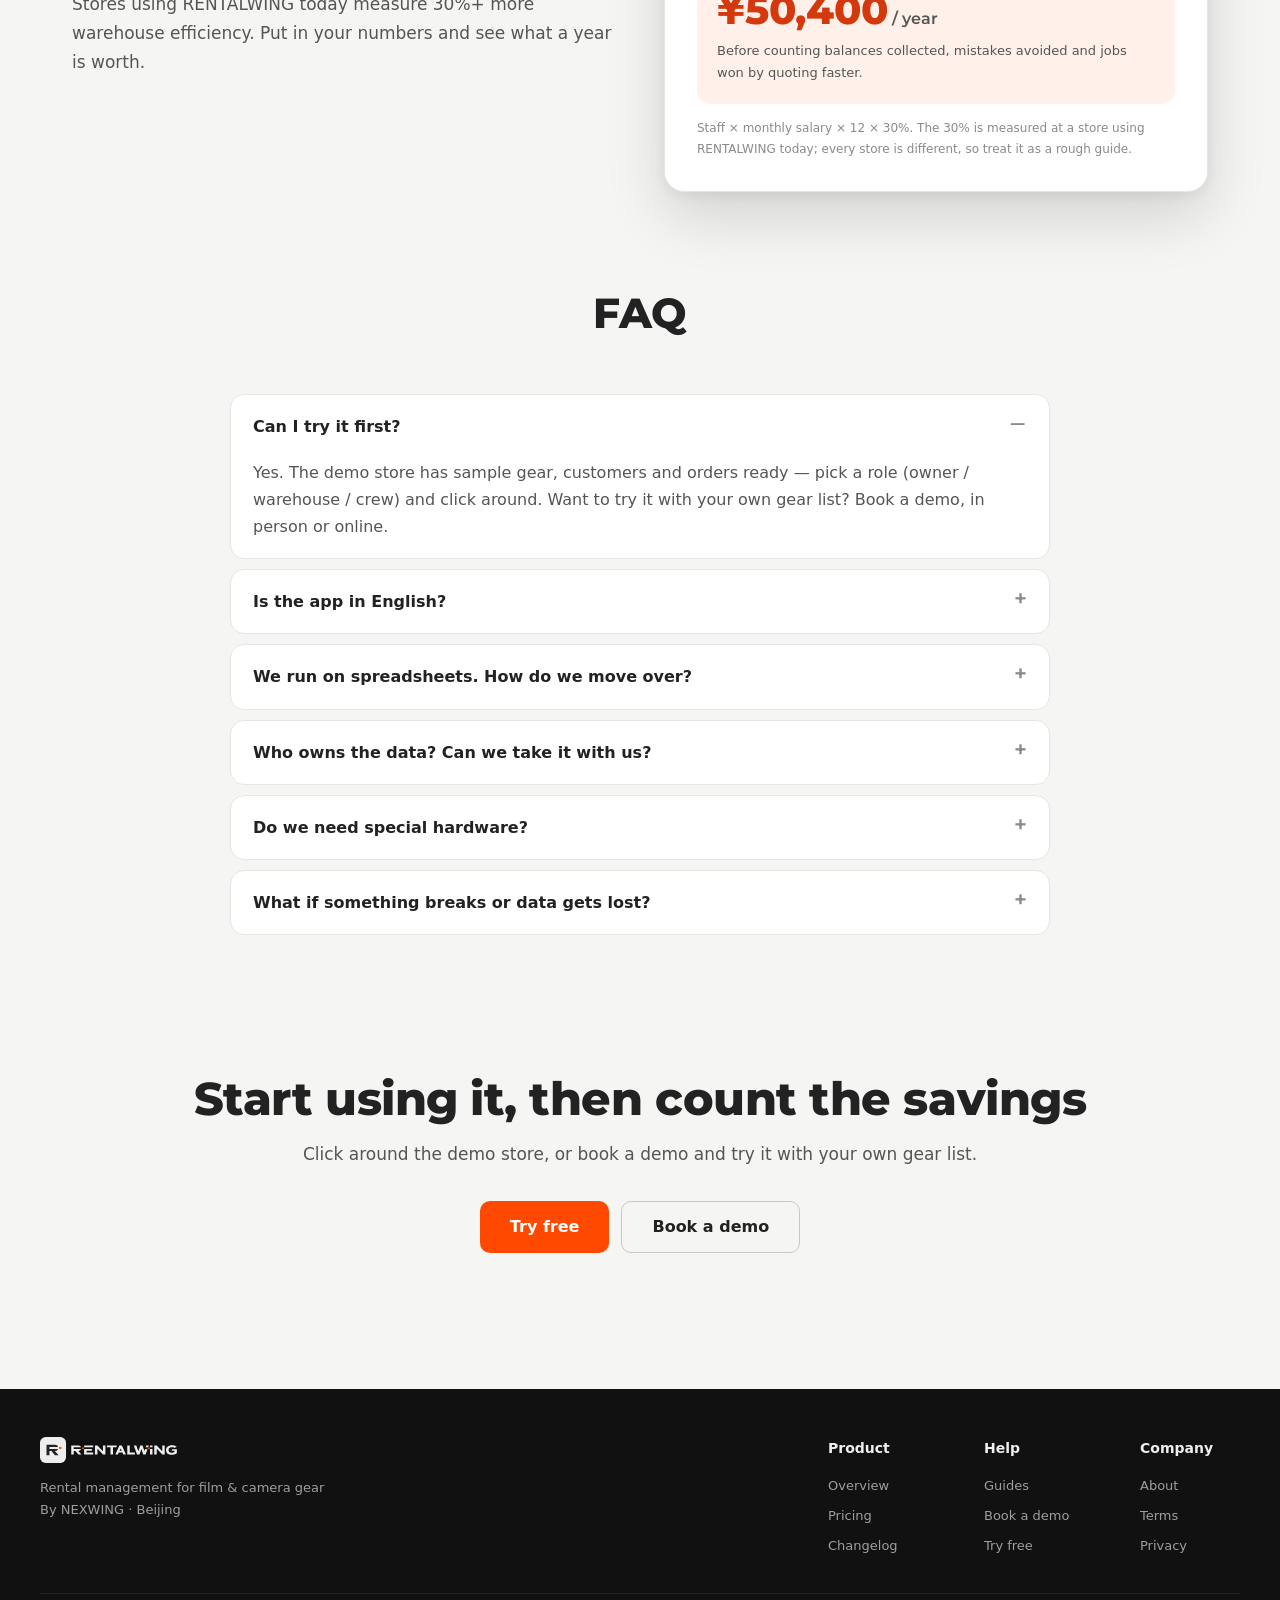
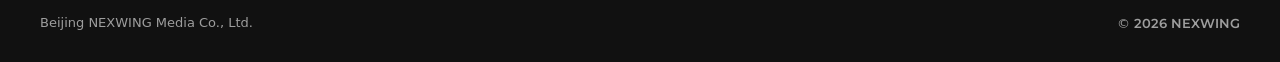
<file: en/pricing.html>
<!doctype html>
<html lang="en">
<head>
  <meta charset="utf-8">
  <meta name="viewport" content="width=device-width, initial-scale=1">
  <meta name="robots" content="noindex, nofollow">
  <title>Pricing · RENTALWING</title>
  <link rel="alternate" hreflang="zh-CN" href="../pricing.html">
  <meta name="description" content="RENTALWING pricing: Starter, Standard and Pro billed yearly per store, plus Custom for chains and special workflows. Unlimited orders, free trial.">
  <meta name="theme-color" content="#161616">
  <link rel="icon" href="../favicon.svg" type="image/svg+xml">
  <link rel="icon" href="../favicon-32.png" sizes="32x32" type="image/png">
  <link rel="apple-touch-icon" href="../apple-touch-icon.png">
  <meta property="og:type" content="website">
  <meta property="og:title" content="Pricing · RENTALWING">
  <meta property="og:description" content="RENTALWING pricing: Starter, Standard and Pro billed yearly per store, plus Custom for chains and special workflows. Unlimited orders, free trial.">
  <meta property="og:image" content="../assets/img/og.png">
  <link rel="stylesheet" href="../assets/css/site.css">
  <script>document.documentElement.classList.add('js')</script>
</head>
<body class="sub sub--pricing">
<!-- 由 tools/build_site.py 从 site-src/ 生成，别直接改这个文件 -->

<a class="skip" href="#main">Skip to content</a>

<!-- @icons -->
<!-- 线条图标（只定义一次，下面用 <use> 引用） -->
<svg width="0" height="0" style="position:absolute" aria-hidden="true">
  <defs>
    <symbol id="i-crew" viewBox="0 0 24 24"><circle cx="9" cy="8" r="3.5"/><path d="M3 20c0-3.3 2.7-6 6-6s6 2.7 6 6"/><path d="M16 4.5a3.5 3.5 0 0 1 0 7M18 14c2 .7 3 2.8 3 6"/></symbol>
    <symbol id="i-sheet" viewBox="0 0 24 24"><path d="M6 3h9l4 4v14H6z"/><path d="M15 3v4h4M9 12h7M9 16h5"/></symbol>
    <symbol id="i-lock" viewBox="0 0 24 24"><rect x="4" y="10" width="16" height="11" rx="2"/><path d="M8 10V7a4 4 0 0 1 8 0v3"/></symbol>
    <symbol id="i-cloud" viewBox="0 0 24 24"><path d="M7 18a4 4 0 0 1-.6-8A6 6 0 0 1 18 9a4.5 4.5 0 0 1-.5 9z"/><path d="M12 12v5M9.5 14.5 12 12l2.5 2.5"/></symbol>
    <symbol id="i-phone" viewBox="0 0 24 24"><rect x="6" y="2.5" width="12" height="19" rx="2.5"/><path d="M10.5 18.5h3"/></symbol>
    <symbol id="i-chat" viewBox="0 0 24 24"><path d="M4 5h16v11H9l-5 4z"/></symbol>
    <symbol id="i-check" viewBox="0 0 24 24"><path d="M5 12.5l4.5 4.5L19 7.5"/></symbol>
  </defs>
</svg>
<!-- /@icons -->

<!-- @header -->
<header class="nav" data-nav>
  <div class="wrap nav__inner">
    <a class="nav__logo" href="index.html" aria-label="RENTALWING home">
      <img src="../assets/img/rentalwing-logo-en-white.svg" alt="RENTALWING" width="168" height="32">
    </a>
    <nav class="nav__links" id="nav-links" aria-label="Site">
      <a href="index.html" data-key="home">Product</a>
      <a href="pricing.html" data-key="pricing" aria-current="page">Pricing</a>
      <a href="help.html" data-key="help">Guides</a>
      <a href="changelog.html" data-key="changelog">Changelog</a>
      <a href="about.html" data-key="about">About</a>
    </nav>
    <a class="nav__lang" href="../pricing.html" hreflang="zh-CN" lang="zh-CN" title="中文">中文</a>
    <a class="btn btn--primary btn--sm nav__cta" href="#trial" data-trial>Try free</a>
    <button class="nav__toggle" type="button" aria-controls="nav-links" aria-expanded="false" aria-label="Open menu" data-nav-toggle>
      <span></span><span></span>
    </button>
  </div>
</header>
<!-- /@header -->

<main id="main">

  <section class="page-hero">
    <div class="wrap">
      <p class="eyebrow"><i></i>Pricing</p>
      <h1>Pricing</h1>
      <p class="lead">Four tiers by store size, billed yearly. Unlimited orders, no per-item fees, and you try before you pay.</p>
    </div>
  </section>

  <section class="pricing">
    <div class="wrap pricing__inner">
      <!-- TODO: all four tiers' prices and limits are placeholders — update with site-src/pages/pricing.html -->
  <section class="pricing">
    <div class="wrap">
      <p class="pricing__bill">Billed yearly · per store · unlimited orders · prices in CNY</p>
      <div class="tiers">
        <article class="tier">
          <p class="tier__name">Starter</p>
          <p class="tier__for">Small stores getting started</p>
          <p class="tier__price"><span>¥</span><b>9,800</b><em>/ year</em></p>
          <p class="tier__usd">≈ US$1,380</p>
          <a class="btn btn--line btn--block" href="#trial" data-trial>Try free</a>
          <ul class="tier__list">
            <li class="tier__limit">3 users · 300 gear models</li>
            <li><svg><use href="#i-check"/></svg>Bookings, check-out/in, no double-booking</li>
            <li><svg><use href="#i-check"/></svg>Billing by the clock</li>
            <li><svg><use href="#i-check"/></svg>Payments, deposits, receivables</li>
            <li><svg><use href="#i-check"/></svg>Desktop and phone</li>
            <li><svg><use href="#i-check"/></svg>Daily backups</li>
          </ul>
        </article>
        <article class="tier tier--hot">
          <p class="tier__badge">Most popular</p>
          <p class="tier__name">Standard</p>
          <p class="tier__for">Stores with warehouse staff and crew</p>
          <p class="tier__price"><span>¥</span><b>15,800</b><em>/ year</em></p>
          <p class="tier__usd">≈ US$2,230</p>
          <a class="btn btn--primary btn--block" href="#contact" data-contact>Book a demo</a>
          <ul class="tier__list">
            <li class="tier__limit">10 users · 1,000 gear models</li>
            <li class="tier__plus">Everything in Starter, plus:</li>
            <li><svg><use href="#i-check"/></svg>Barcode check-out/in, return station</li>
            <li><svg><use href="#i-check"/></svg>Customer-group pricing</li>
            <li><svg><use href="#i-check"/></svg>Crew: clock-in, expenses, payroll</li>
            <li><svg><use href="#i-check"/></svg>Partner sub-rentals and reconciliation</li>
            <li><svg><use href="#i-check"/></svg>We import your gear and customers</li>
          </ul>
        </article>
        <article class="tier">
          <p class="tier__name">Pro</p>
          <p class="tier__for">Large inventories, larger teams</p>
          <p class="tier__price"><span>¥</span><b>19,800</b><em>/ year</em></p>
          <p class="tier__usd">≈ US$2,790</p>
          <a class="btn btn--line btn--block" href="#contact" data-contact>Book a demo</a>
          <ul class="tier__list">
            <li class="tier__limit">Unlimited users and gear models</li>
            <li class="tier__plus">Everything in Standard, plus:</li>
            <li><svg><use href="#i-check"/></svg>On-site training, a dedicated advisor</li>
            <li><svg><use href="#i-check"/></svg>First access to store-to-store sub-rentals and Wing AI</li>
            <li><svg><use href="#i-check"/></svg>Priority access to self-serve booking</li>
            <li><svg><use href="#i-check"/></svg>Priority support</li>
          </ul>
        </article>
        <article class="tier tier--custom">
          <p class="tier__name">Custom</p>
          <p class="tier__for">Chains, multiple warehouses, special workflows</p>
          <p class="tier__price tier__price--talk"><b>Let's talk</b></p>
          <p class="tier__usd" aria-hidden="true">&nbsp;</p>
          <a class="btn btn--ghost btn--block" href="#contact" data-contact>Contact us</a>
          <ul class="tier__list">
            <li class="tier__limit">Everything in Pro, shaped around you</li>
            <li><svg><use href="#i-check"/></svg>Multiple stores and warehouses in one place</li>
            <li><svg><use href="#i-check"/></svg>Deployed on your own servers</li>
            <li><svg><use href="#i-check"/></svg>Integration with your accounting / ERP</li>
            <li><svg><use href="#i-check"/></svg>Features built for your workflow</li>
          </ul>
        </article>
      </div>
      <p class="pricing__note">Every plan: free updates · export to Excel any time · try before you pay</p>
    </div>
  </section>

  <section class="roi">
    <div class="wrap roi__inner">
      <div class="roi__text">
        <p class="eyebrow eyebrow--dark"><i></i>Do the math</p>
        <h2>A year's fee pays for itself in months</h2>
        <p>Stores using RENTALWING today measure 30%+ more warehouse efficiency. Put in your numbers and see what a year is worth.</p>
      </div>
      <article class="calc" data-calc>
        <h2>What could your store save in a year?</h2>
        <label class="calc__row"><span>Warehouse staff</span>
          <span class="calc__step"><button type="button" data-calc-dec="staff" aria-label="One fewer">−</button><input type="number" inputmode="numeric" min="1" max="20" value="2" data-calc-in="staff" aria-label="Warehouse staff"><button type="button" data-calc-inc="staff" aria-label="One more">+</button></span>
        </label>
        <label class="calc__row"><span>Monthly salary each (¥)</span>
          <input class="calc__money" type="number" inputmode="numeric" min="1000" step="500" value="7000" data-calc-in="salary" aria-label="Monthly salary each">
        </label>
        <div class="calc__out">
          <p>30% more warehouse efficiency is worth about</p>
          <p class="calc__big">¥<b data-calc-out="save">50,400</b><span class="calc__per"> / year</span></p>
          <p class="calc__sub">Before counting balances collected, mistakes avoided and jobs won by quoting faster.</p>
        </div>
        <p class="calc__foot">Staff × monthly salary × 12 × 30%. The 30% is measured at a store using RENTALWING today; every store is different, so treat it as a rough guide.</p>
      </article>
    </div>
  </section>

  <section class="faq">
    <div class="wrap">
      <header class="center-head">
        <h2>FAQ</h2>
      </header>
      <div class="faq__list">
        <details open>
          <summary>Can I try it first?</summary>
          <p>Yes. The demo store has sample gear, customers and orders ready — pick a role (owner / warehouse / crew) and click around. Want to try it with your own gear list? Book a demo, in person or online.</p>
        </details>
        <details>
          <summary>Is the app in English?</summary>
          <p>The app itself is in Chinese today. An English version is on the roadmap — tell us if you'd like early access.</p>
        </details>
        <details>
          <summary>We run on spreadsheets. How do we move over?</summary>
          <p>Send us your gear list and customer list (spreadsheet or photos are fine) and we import them when you start, serial numbers included. Older orders can be back-filled one by one and still reconcile.</p>
        </details>
        <details>
          <summary>Who owns the data? Can we take it with us?</summary>
          <p>Your store's data is yours. Orders, gear, customers and payments can be exported to Excel at any time, and if you stop using RENTALWING you'll have time to export everything. See the <a href="terms.html">Terms</a> and <a href="privacy.html">Privacy Policy</a>.</p>
        </details>
        <details>
          <summary>Do we need special hardware?</summary>
          <p>No. It runs in the browser on any computer or phone. For barcode check-out, a wireless scanner costs around ¥150–400 and labels cost cents each; a phone camera works too.</p>
        </details>
        <details>
          <summary>What if something breaks or data gets lost?</summary>
          <p>Everything is backed up daily, on the server and off-site, and can be restored to any day. Every change is logged: who, when and what.</p>
        </details>
      </div>
    </div>
  </section>

  <section class="cta">
    <div class="wrap cta__inner">
      <h2>Start using it, then count the savings</h2>
      <p>Click around the demo store, or book a demo and try it with your own gear list.</p>
      <div class="cta__actions">
        <a class="btn btn--primary btn--lg" href="#trial" data-trial>Try free</a>
        <a class="btn btn--line btn--lg" href="#contact" data-contact>Book a demo</a>
      </div>
    </div>
  </section>

</main>

<!-- @footer -->
<footer class="footer">
  <div class="wrap">
    <div class="footer__top">
      <div class="footer__brand">
        <img src="../assets/img/rentalwing-logo-en-white.svg" alt="RENTALWING" width="147" height="28">
        <p>Rental management for film &amp; camera gear<br>By NEXWING · Beijing</p>
      </div>
      <nav class="footer__cols" aria-label="Sitemap">
        <div><h4>Product</h4><a href="index.html">Overview</a><a href="pricing.html">Pricing</a><a href="changelog.html">Changelog</a></div>
        <div><h4>Help</h4><a href="help.html">Guides</a><a href="#contact" data-contact>Book a demo</a><a href="#trial" data-trial>Try free</a></div>
        <div><h4>Company</h4><a href="about.html">About</a><a href="terms.html">Terms</a><a href="privacy.html">Privacy</a></div>
      </nav>
    </div>
    <div class="footer__bottom">
      <span>Beijing NEXWING Media Co., Ltd.</span>
      <span class="footer__copy">© <span data-year>2026</span> NEXWING</span>
    </div>
  </div>
</footer>

<!-- Try free: demo store not live yet. When it is, set data-trial-url, remove is-soon and the note below -->
<dialog class="modal" id="trial" aria-labelledby="trial-title" data-trial-url="https://demo.rentalwing.com">
  <form method="dialog" class="modal__close-form"><button class="modal__close" aria-label="Close">×</button></form>
  <p class="eyebrow eyebrow--dark"><i></i>Try free</p>
  <h3 id="trial-title">Demo store · Lumen Rentals</h3>
  <p class="modal__desc">A store loaded with sample gear, customers and live orders. Click anything, change anything. No sign-up: pick a role (owner / warehouse / crew) and you're in. The app itself is in Chinese for now; English is on the way.</p>
  <p class="trial-url">demo.rentalwing.com</p>
  <a class="btn btn--primary btn--lg btn--block is-soon" href="#" data-trial-go aria-disabled="true">Open demo store</a>
  <p class="modal__soon">The demo store is almost ready. Meanwhile, <a href="#contact" data-contact>book a demo</a>.</p>
</dialog>

<!-- Book a demo: contact -->
<dialog class="modal" id="contact-dialog" aria-labelledby="contact-title">
  <form method="dialog" class="modal__close-form"><button class="modal__close" aria-label="Close">×</button></form>
  <p class="eyebrow eyebrow--dark"><i></i>Book a demo</p>
  <h3 id="contact-title">Let's find a time</h3>
  <div class="contact">
    <!-- TODO: real WeChat QR /assets/img/wechat-qr.png -->
    <div class="contact__qr">WeChat QR</div>
    <ul>
      <li><span>Email</span>hello@rentalwing.com</li>
      <li><span>WeChat</span>Scan the code, note "rental"</li>
    </ul>
  </div>
</dialog>
<!-- /@footer -->

<script src="../assets/js/site.js" defer></script>
</body>
</html>
</file>
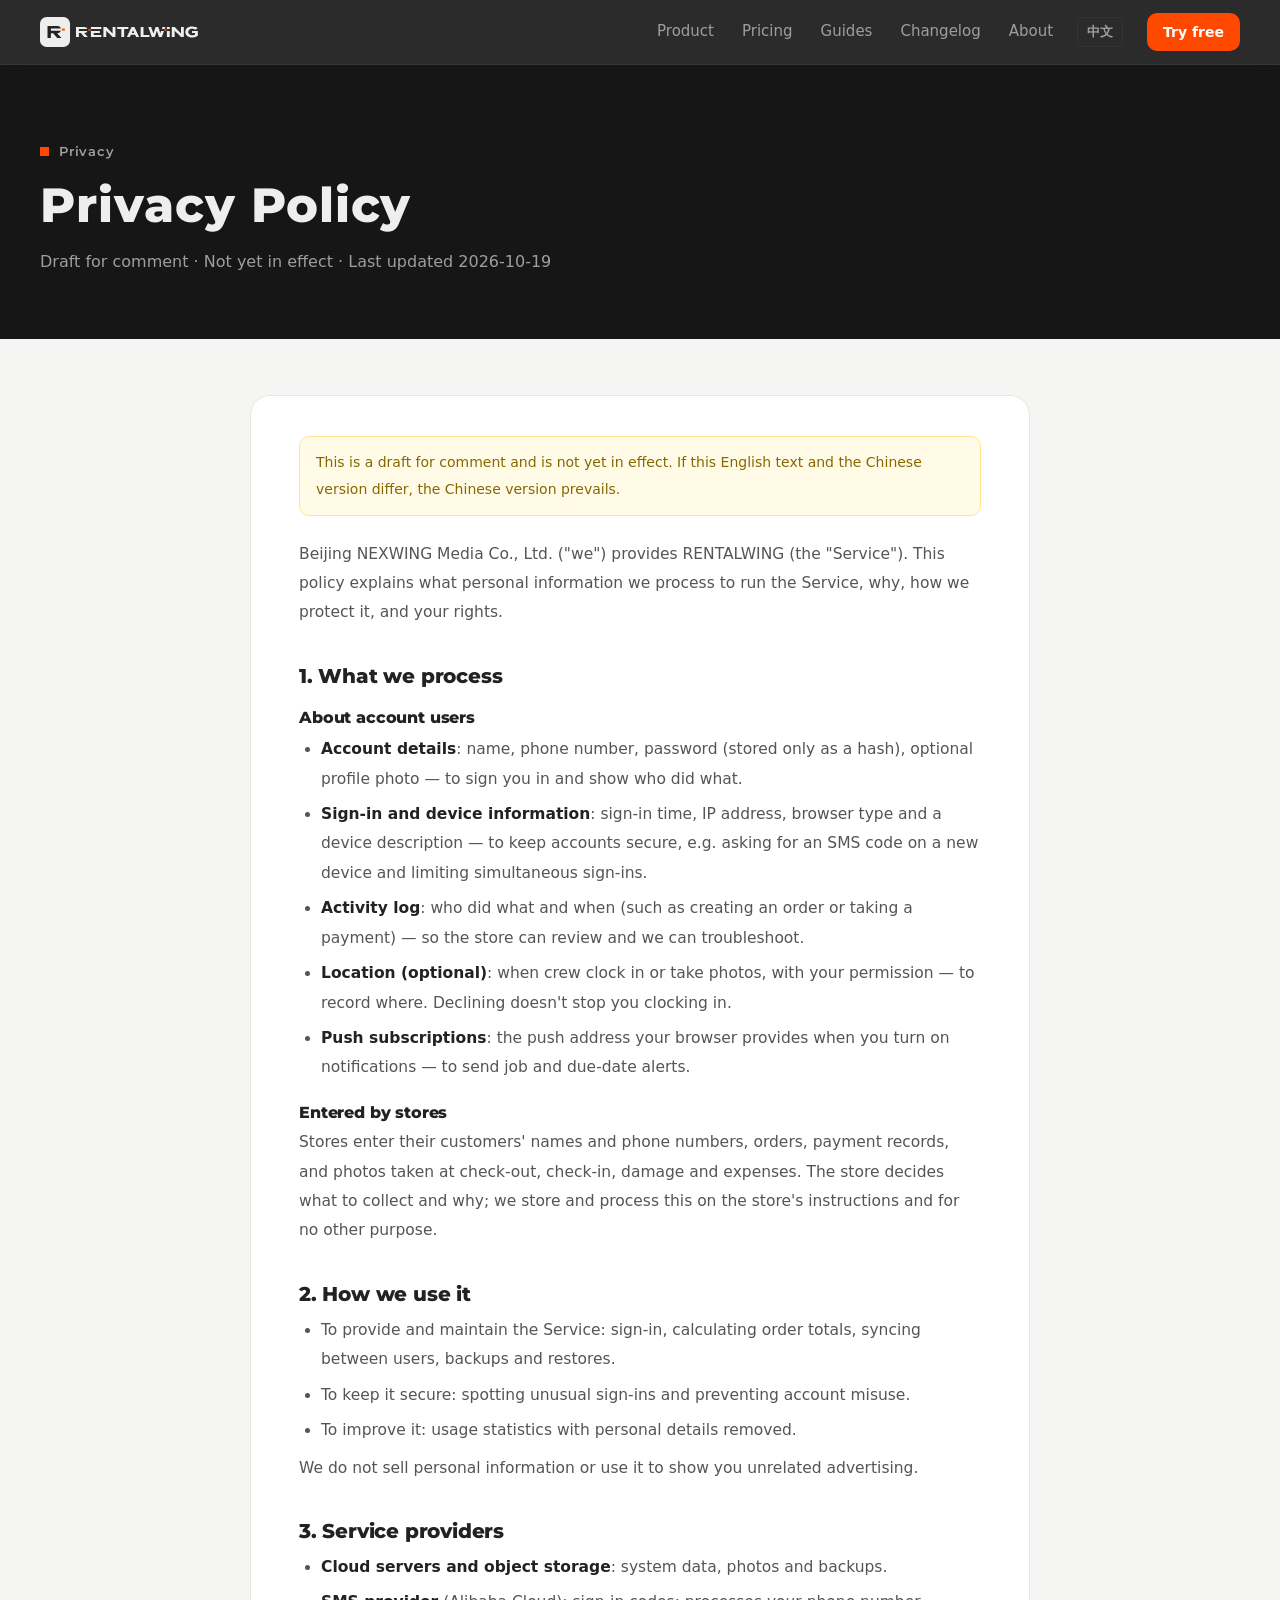
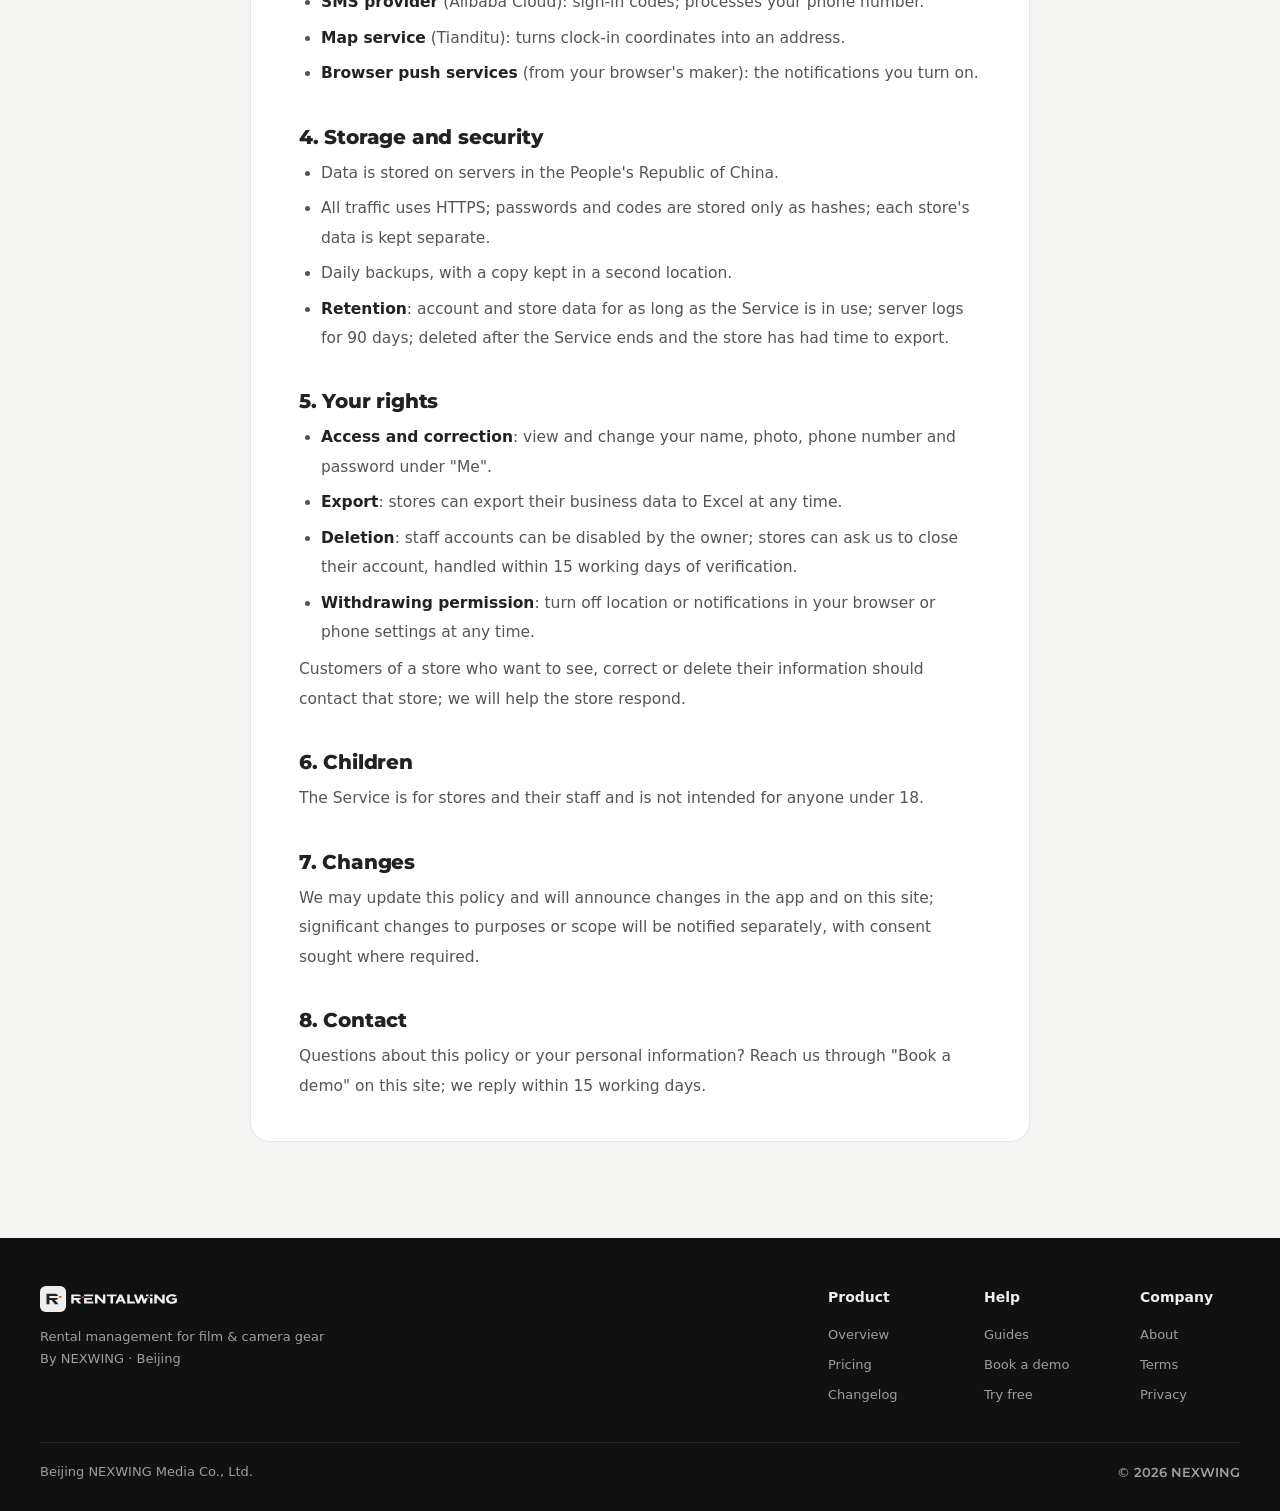
<file: en/privacy.html>
<!doctype html>
<html lang="en">
<head>
  <meta charset="utf-8">
  <meta name="viewport" content="width=device-width, initial-scale=1">
  <meta name="robots" content="noindex, nofollow">
  <title>Privacy Policy · RENTALWING</title>
  <link rel="alternate" hreflang="zh-CN" href="../privacy.html">
  <meta name="description" content="RENTALWING Privacy Policy (draft for comment): what we collect, how we use it, where it's stored and your rights.">
  <meta name="theme-color" content="#161616">
  <link rel="icon" href="../favicon.svg" type="image/svg+xml">
  <link rel="icon" href="../favicon-32.png" sizes="32x32" type="image/png">
  <link rel="apple-touch-icon" href="../apple-touch-icon.png">
  <meta property="og:type" content="website">
  <meta property="og:title" content="Privacy Policy · RENTALWING">
  <meta property="og:description" content="RENTALWING Privacy Policy (draft for comment): what we collect, how we use it, where it's stored and your rights.">
  <meta property="og:image" content="../assets/img/og.png">
  <link rel="stylesheet" href="../assets/css/site.css">
  <script>document.documentElement.classList.add('js')</script>
</head>
<body class="sub sub--privacy">
<!-- 由 tools/build_site.py 从 site-src/ 生成，别直接改这个文件 -->

<a class="skip" href="#main">Skip to content</a>

<!-- @icons -->
<!-- 线条图标（只定义一次，下面用 <use> 引用） -->
<svg width="0" height="0" style="position:absolute" aria-hidden="true">
  <defs>
    <symbol id="i-crew" viewBox="0 0 24 24"><circle cx="9" cy="8" r="3.5"/><path d="M3 20c0-3.3 2.7-6 6-6s6 2.7 6 6"/><path d="M16 4.5a3.5 3.5 0 0 1 0 7M18 14c2 .7 3 2.8 3 6"/></symbol>
    <symbol id="i-sheet" viewBox="0 0 24 24"><path d="M6 3h9l4 4v14H6z"/><path d="M15 3v4h4M9 12h7M9 16h5"/></symbol>
    <symbol id="i-lock" viewBox="0 0 24 24"><rect x="4" y="10" width="16" height="11" rx="2"/><path d="M8 10V7a4 4 0 0 1 8 0v3"/></symbol>
    <symbol id="i-cloud" viewBox="0 0 24 24"><path d="M7 18a4 4 0 0 1-.6-8A6 6 0 0 1 18 9a4.5 4.5 0 0 1-.5 9z"/><path d="M12 12v5M9.5 14.5 12 12l2.5 2.5"/></symbol>
    <symbol id="i-phone" viewBox="0 0 24 24"><rect x="6" y="2.5" width="12" height="19" rx="2.5"/><path d="M10.5 18.5h3"/></symbol>
    <symbol id="i-chat" viewBox="0 0 24 24"><path d="M4 5h16v11H9l-5 4z"/></symbol>
    <symbol id="i-check" viewBox="0 0 24 24"><path d="M5 12.5l4.5 4.5L19 7.5"/></symbol>
  </defs>
</svg>
<!-- /@icons -->

<!-- @header -->
<header class="nav" data-nav>
  <div class="wrap nav__inner">
    <a class="nav__logo" href="index.html" aria-label="RENTALWING home">
      <img src="../assets/img/rentalwing-logo-en-white.svg" alt="RENTALWING" width="168" height="32">
    </a>
    <nav class="nav__links" id="nav-links" aria-label="Site">
      <a href="index.html" data-key="home">Product</a>
      <a href="pricing.html" data-key="pricing">Pricing</a>
      <a href="help.html" data-key="help">Guides</a>
      <a href="changelog.html" data-key="changelog">Changelog</a>
      <a href="about.html" data-key="about">About</a>
    </nav>
    <a class="nav__lang" href="../privacy.html" hreflang="zh-CN" lang="zh-CN" title="中文">中文</a>
    <a class="btn btn--primary btn--sm nav__cta" href="#trial" data-trial>Try free</a>
    <button class="nav__toggle" type="button" aria-controls="nav-links" aria-expanded="false" aria-label="Open menu" data-nav-toggle>
      <span></span><span></span>
    </button>
  </div>
</header>
<!-- /@header -->

<main id="main">

  <section class="page-hero">
    <div class="wrap">
      <p class="eyebrow"><i></i>Privacy</p>
      <h1>Privacy Policy</h1>
      <p class="lead">Draft for comment · Not yet in effect · Last updated 2026-10-19</p>
    </div>
  </section>

  <!-- TODO: legal review before it takes effect; overseas users may need GDPR-specific wording; the Chinese version prevails -->
  <section class="legal">
    <div class="wrap">
      <article class="prose">
        <p class="draft-note">This is a draft for comment and is not yet in effect. If this English text and the Chinese version differ, the Chinese version prevails.</p>

        <p>Beijing NEXWING Media Co., Ltd. ("we") provides RENTALWING (the "Service"). This policy explains what personal information we process to run the Service, why, how we protect it, and your rights.</p>

        <h2>1. What we process</h2>
        <h3>About account users</h3>
        <ul>
          <li><b>Account details</b>: name, phone number, password (stored only as a hash), optional profile photo — to sign you in and show who did what.</li>
          <li><b>Sign-in and device information</b>: sign-in time, IP address, browser type and a device description — to keep accounts secure, e.g. asking for an SMS code on a new device and limiting simultaneous sign-ins.</li>
          <li><b>Activity log</b>: who did what and when (such as creating an order or taking a payment) — so the store can review and we can troubleshoot.</li>
          <li><b>Location (optional)</b>: when crew clock in or take photos, with your permission — to record where. Declining doesn't stop you clocking in.</li>
          <li><b>Push subscriptions</b>: the push address your browser provides when you turn on notifications — to send job and due-date alerts.</li>
        </ul>
        <h3>Entered by stores</h3>
        <p>Stores enter their customers' names and phone numbers, orders, payment records, and photos taken at check-out, check-in, damage and expenses. The store decides what to collect and why; we store and process this on the store's instructions and for no other purpose.</p>

        <h2>2. How we use it</h2>
        <ul>
          <li>To provide and maintain the Service: sign-in, calculating order totals, syncing between users, backups and restores.</li>
          <li>To keep it secure: spotting unusual sign-ins and preventing account misuse.</li>
          <li>To improve it: usage statistics with personal details removed.</li>
        </ul>
        <p>We do not sell personal information or use it to show you unrelated advertising.</p>

        <h2>3. Service providers</h2>
        <ul>
          <li><b>Cloud servers and object storage</b>: system data, photos and backups.</li>
          <li><b>SMS provider</b> (Alibaba Cloud): sign-in codes; processes your phone number.</li>
          <li><b>Map service</b> (Tianditu): turns clock-in coordinates into an address.</li>
          <li><b>Browser push services</b> (from your browser's maker): the notifications you turn on.</li>
        </ul>

        <h2>4. Storage and security</h2>
        <ul>
          <li>Data is stored on servers in the People's Republic of China.</li>
          <li>All traffic uses HTTPS; passwords and codes are stored only as hashes; each store's data is kept separate.</li>
          <li>Daily backups, with a copy kept in a second location.</li>
          <li><b>Retention</b>: account and store data for as long as the Service is in use; server logs for 90 days; deleted after the Service ends and the store has had time to export.</li>
        </ul>

        <h2>5. Your rights</h2>
        <ul>
          <li><b>Access and correction</b>: view and change your name, photo, phone number and password under "Me".</li>
          <li><b>Export</b>: stores can export their business data to Excel at any time.</li>
          <li><b>Deletion</b>: staff accounts can be disabled by the owner; stores can ask us to close their account, handled within 15 working days of verification.</li>
          <li><b>Withdrawing permission</b>: turn off location or notifications in your browser or phone settings at any time.</li>
        </ul>
        <p>Customers of a store who want to see, correct or delete their information should contact that store; we will help the store respond.</p>

        <h2>6. Children</h2>
        <p>The Service is for stores and their staff and is not intended for anyone under 18.</p>

        <h2>7. Changes</h2>
        <p>We may update this policy and will announce changes in the app and on this site; significant changes to purposes or scope will be notified separately, with consent sought where required.</p>

        <h2>8. Contact</h2>
        <p>Questions about this policy or your personal information? Reach us through "Book a demo" on this site; we reply within 15 working days.</p>
      </article>
    </div>
  </section>

</main>

<!-- @footer -->
<footer class="footer">
  <div class="wrap">
    <div class="footer__top">
      <div class="footer__brand">
        <img src="../assets/img/rentalwing-logo-en-white.svg" alt="RENTALWING" width="147" height="28">
        <p>Rental management for film &amp; camera gear<br>By NEXWING · Beijing</p>
      </div>
      <nav class="footer__cols" aria-label="Sitemap">
        <div><h4>Product</h4><a href="index.html">Overview</a><a href="pricing.html">Pricing</a><a href="changelog.html">Changelog</a></div>
        <div><h4>Help</h4><a href="help.html">Guides</a><a href="#contact" data-contact>Book a demo</a><a href="#trial" data-trial>Try free</a></div>
        <div><h4>Company</h4><a href="about.html">About</a><a href="terms.html">Terms</a><a href="privacy.html">Privacy</a></div>
      </nav>
    </div>
    <div class="footer__bottom">
      <span>Beijing NEXWING Media Co., Ltd.</span>
      <span class="footer__copy">© <span data-year>2026</span> NEXWING</span>
    </div>
  </div>
</footer>

<!-- Try free: demo store not live yet. When it is, set data-trial-url, remove is-soon and the note below -->
<dialog class="modal" id="trial" aria-labelledby="trial-title" data-trial-url="https://demo.rentalwing.com">
  <form method="dialog" class="modal__close-form"><button class="modal__close" aria-label="Close">×</button></form>
  <p class="eyebrow eyebrow--dark"><i></i>Try free</p>
  <h3 id="trial-title">Demo store · Lumen Rentals</h3>
  <p class="modal__desc">A store loaded with sample gear, customers and live orders. Click anything, change anything. No sign-up: pick a role (owner / warehouse / crew) and you're in. The app itself is in Chinese for now; English is on the way.</p>
  <p class="trial-url">demo.rentalwing.com</p>
  <a class="btn btn--primary btn--lg btn--block is-soon" href="#" data-trial-go aria-disabled="true">Open demo store</a>
  <p class="modal__soon">The demo store is almost ready. Meanwhile, <a href="#contact" data-contact>book a demo</a>.</p>
</dialog>

<!-- Book a demo: contact -->
<dialog class="modal" id="contact-dialog" aria-labelledby="contact-title">
  <form method="dialog" class="modal__close-form"><button class="modal__close" aria-label="Close">×</button></form>
  <p class="eyebrow eyebrow--dark"><i></i>Book a demo</p>
  <h3 id="contact-title">Let's find a time</h3>
  <div class="contact">
    <!-- TODO: real WeChat QR /assets/img/wechat-qr.png -->
    <div class="contact__qr">WeChat QR</div>
    <ul>
      <li><span>Email</span>hello@rentalwing.com</li>
      <li><span>WeChat</span>Scan the code, note "rental"</li>
    </ul>
  </div>
</dialog>
<!-- /@footer -->

<script src="../assets/js/site.js" defer></script>
</body>
</html>
</file>
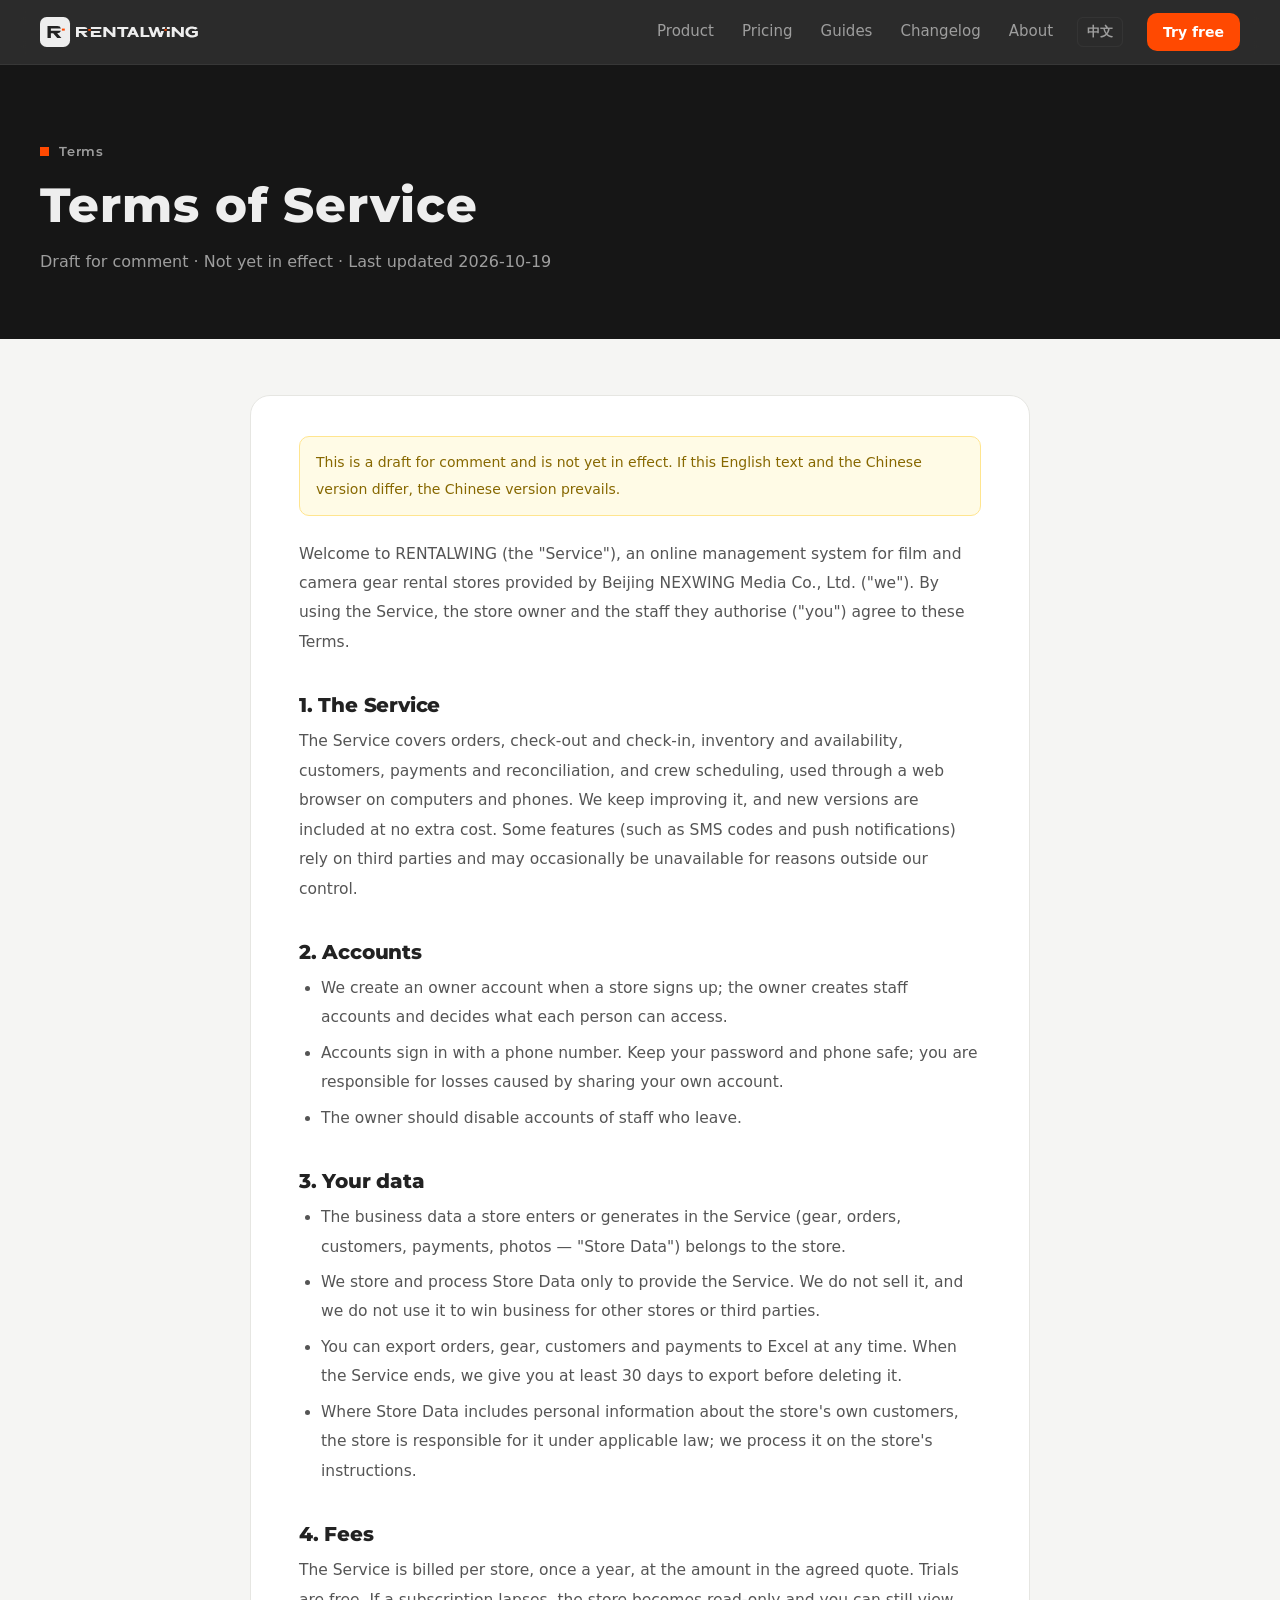
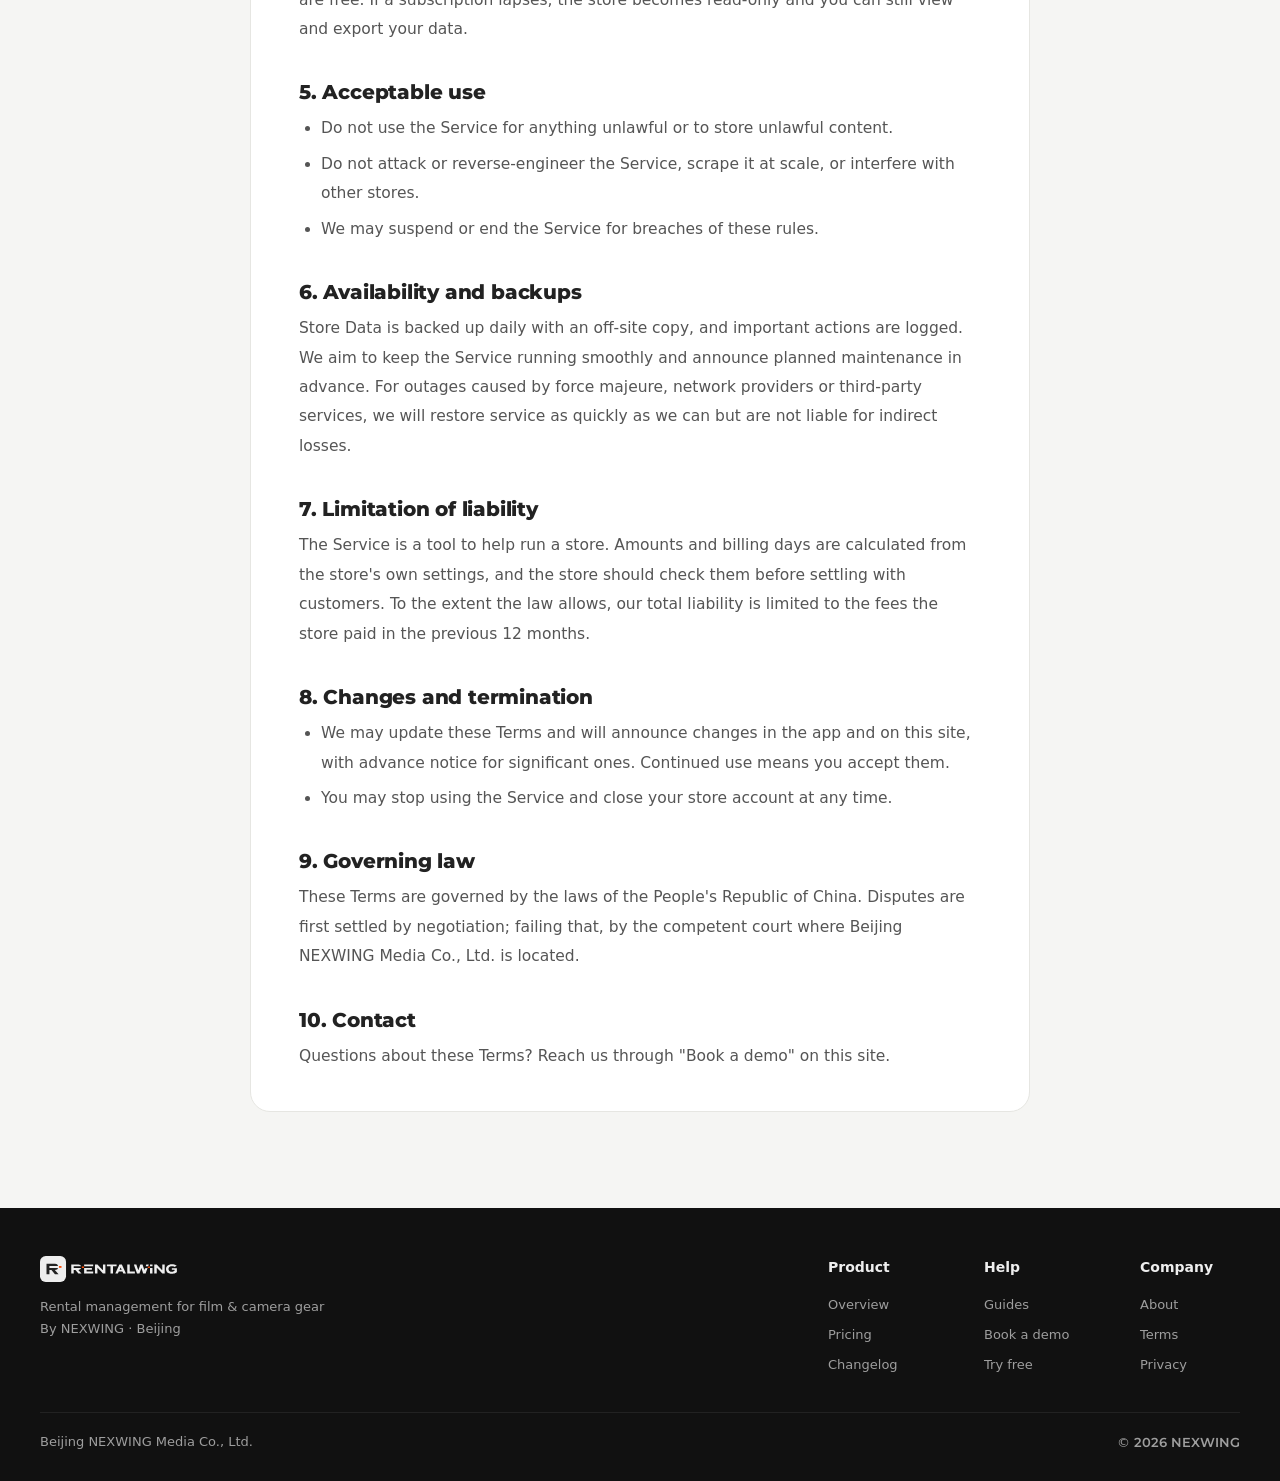
<file: en/terms.html>
<!doctype html>
<html lang="en">
<head>
  <meta charset="utf-8">
  <meta name="viewport" content="width=device-width, initial-scale=1">
  <meta name="robots" content="noindex, nofollow">
  <title>Terms of Service · RENTALWING</title>
  <link rel="alternate" hreflang="zh-CN" href="../terms.html">
  <meta name="description" content="RENTALWING Terms of Service (draft for comment).">
  <meta name="theme-color" content="#161616">
  <link rel="icon" href="../favicon.svg" type="image/svg+xml">
  <link rel="icon" href="../favicon-32.png" sizes="32x32" type="image/png">
  <link rel="apple-touch-icon" href="../apple-touch-icon.png">
  <meta property="og:type" content="website">
  <meta property="og:title" content="Terms of Service · RENTALWING">
  <meta property="og:description" content="RENTALWING Terms of Service (draft for comment).">
  <meta property="og:image" content="../assets/img/og.png">
  <link rel="stylesheet" href="../assets/css/site.css">
  <script>document.documentElement.classList.add('js')</script>
</head>
<body class="sub sub--terms">
<!-- 由 tools/build_site.py 从 site-src/ 生成，别直接改这个文件 -->

<a class="skip" href="#main">Skip to content</a>

<!-- @icons -->
<!-- 线条图标（只定义一次，下面用 <use> 引用） -->
<svg width="0" height="0" style="position:absolute" aria-hidden="true">
  <defs>
    <symbol id="i-crew" viewBox="0 0 24 24"><circle cx="9" cy="8" r="3.5"/><path d="M3 20c0-3.3 2.7-6 6-6s6 2.7 6 6"/><path d="M16 4.5a3.5 3.5 0 0 1 0 7M18 14c2 .7 3 2.8 3 6"/></symbol>
    <symbol id="i-sheet" viewBox="0 0 24 24"><path d="M6 3h9l4 4v14H6z"/><path d="M15 3v4h4M9 12h7M9 16h5"/></symbol>
    <symbol id="i-lock" viewBox="0 0 24 24"><rect x="4" y="10" width="16" height="11" rx="2"/><path d="M8 10V7a4 4 0 0 1 8 0v3"/></symbol>
    <symbol id="i-cloud" viewBox="0 0 24 24"><path d="M7 18a4 4 0 0 1-.6-8A6 6 0 0 1 18 9a4.5 4.5 0 0 1-.5 9z"/><path d="M12 12v5M9.5 14.5 12 12l2.5 2.5"/></symbol>
    <symbol id="i-phone" viewBox="0 0 24 24"><rect x="6" y="2.5" width="12" height="19" rx="2.5"/><path d="M10.5 18.5h3"/></symbol>
    <symbol id="i-chat" viewBox="0 0 24 24"><path d="M4 5h16v11H9l-5 4z"/></symbol>
    <symbol id="i-check" viewBox="0 0 24 24"><path d="M5 12.5l4.5 4.5L19 7.5"/></symbol>
  </defs>
</svg>
<!-- /@icons -->

<!-- @header -->
<header class="nav" data-nav>
  <div class="wrap nav__inner">
    <a class="nav__logo" href="index.html" aria-label="RENTALWING home">
      <img src="../assets/img/rentalwing-logo-en-white.svg" alt="RENTALWING" width="168" height="32">
    </a>
    <nav class="nav__links" id="nav-links" aria-label="Site">
      <a href="index.html" data-key="home">Product</a>
      <a href="pricing.html" data-key="pricing">Pricing</a>
      <a href="help.html" data-key="help">Guides</a>
      <a href="changelog.html" data-key="changelog">Changelog</a>
      <a href="about.html" data-key="about">About</a>
    </nav>
    <a class="nav__lang" href="../terms.html" hreflang="zh-CN" lang="zh-CN" title="中文">中文</a>
    <a class="btn btn--primary btn--sm nav__cta" href="#trial" data-trial>Try free</a>
    <button class="nav__toggle" type="button" aria-controls="nav-links" aria-expanded="false" aria-label="Open menu" data-nav-toggle>
      <span></span><span></span>
    </button>
  </div>
</header>
<!-- /@header -->

<main id="main">

  <section class="page-hero">
    <div class="wrap">
      <p class="eyebrow"><i></i>Terms</p>
      <h1>Terms of Service</h1>
      <p class="lead">Draft for comment · Not yet in effect · Last updated 2026-10-19</p>
    </div>
  </section>

  <!-- TODO: legal review before it takes effect; the Chinese version prevails -->
  <section class="legal">
    <div class="wrap">
      <article class="prose">
        <p class="draft-note">This is a draft for comment and is not yet in effect. If this English text and the Chinese version differ, the Chinese version prevails.</p>

        <p>Welcome to RENTALWING (the "Service"), an online management system for film and camera gear rental stores provided by Beijing NEXWING Media Co., Ltd. ("we"). By using the Service, the store owner and the staff they authorise ("you") agree to these Terms.</p>

        <h2>1. The Service</h2>
        <p>The Service covers orders, check-out and check-in, inventory and availability, customers, payments and reconciliation, and crew scheduling, used through a web browser on computers and phones. We keep improving it, and new versions are included at no extra cost. Some features (such as SMS codes and push notifications) rely on third parties and may occasionally be unavailable for reasons outside our control.</p>

        <h2>2. Accounts</h2>
        <ul>
          <li>We create an owner account when a store signs up; the owner creates staff accounts and decides what each person can access.</li>
          <li>Accounts sign in with a phone number. Keep your password and phone safe; you are responsible for losses caused by sharing your own account.</li>
          <li>The owner should disable accounts of staff who leave.</li>
        </ul>

        <h2>3. Your data</h2>
        <ul>
          <li>The business data a store enters or generates in the Service (gear, orders, customers, payments, photos — "Store Data") belongs to the store.</li>
          <li>We store and process Store Data only to provide the Service. We do not sell it, and we do not use it to win business for other stores or third parties.</li>
          <li>You can export orders, gear, customers and payments to Excel at any time. When the Service ends, we give you at least 30 days to export before deleting it.</li>
          <li>Where Store Data includes personal information about the store's own customers, the store is responsible for it under applicable law; we process it on the store's instructions.</li>
        </ul>

        <h2>4. Fees</h2>
        <p>The Service is billed per store, once a year, at the amount in the agreed quote. Trials are free. If a subscription lapses, the store becomes read-only and you can still view and export your data.</p>

        <h2>5. Acceptable use</h2>
        <ul>
          <li>Do not use the Service for anything unlawful or to store unlawful content.</li>
          <li>Do not attack or reverse-engineer the Service, scrape it at scale, or interfere with other stores.</li>
          <li>We may suspend or end the Service for breaches of these rules.</li>
        </ul>

        <h2>6. Availability and backups</h2>
        <p>Store Data is backed up daily with an off-site copy, and important actions are logged. We aim to keep the Service running smoothly and announce planned maintenance in advance. For outages caused by force majeure, network providers or third-party services, we will restore service as quickly as we can but are not liable for indirect losses.</p>

        <h2>7. Limitation of liability</h2>
        <p>The Service is a tool to help run a store. Amounts and billing days are calculated from the store's own settings, and the store should check them before settling with customers. To the extent the law allows, our total liability is limited to the fees the store paid in the previous 12 months.</p>

        <h2>8. Changes and termination</h2>
        <ul>
          <li>We may update these Terms and will announce changes in the app and on this site, with advance notice for significant ones. Continued use means you accept them.</li>
          <li>You may stop using the Service and close your store account at any time.</li>
        </ul>

        <h2>9. Governing law</h2>
        <p>These Terms are governed by the laws of the People's Republic of China. Disputes are first settled by negotiation; failing that, by the competent court where Beijing NEXWING Media Co., Ltd. is located.</p>

        <h2>10. Contact</h2>
        <p>Questions about these Terms? Reach us through "Book a demo" on this site.</p>
      </article>
    </div>
  </section>

</main>

<!-- @footer -->
<footer class="footer">
  <div class="wrap">
    <div class="footer__top">
      <div class="footer__brand">
        <img src="../assets/img/rentalwing-logo-en-white.svg" alt="RENTALWING" width="147" height="28">
        <p>Rental management for film &amp; camera gear<br>By NEXWING · Beijing</p>
      </div>
      <nav class="footer__cols" aria-label="Sitemap">
        <div><h4>Product</h4><a href="index.html">Overview</a><a href="pricing.html">Pricing</a><a href="changelog.html">Changelog</a></div>
        <div><h4>Help</h4><a href="help.html">Guides</a><a href="#contact" data-contact>Book a demo</a><a href="#trial" data-trial>Try free</a></div>
        <div><h4>Company</h4><a href="about.html">About</a><a href="terms.html">Terms</a><a href="privacy.html">Privacy</a></div>
      </nav>
    </div>
    <div class="footer__bottom">
      <span>Beijing NEXWING Media Co., Ltd.</span>
      <span class="footer__copy">© <span data-year>2026</span> NEXWING</span>
    </div>
  </div>
</footer>

<!-- Try free: demo store not live yet. When it is, set data-trial-url, remove is-soon and the note below -->
<dialog class="modal" id="trial" aria-labelledby="trial-title" data-trial-url="https://demo.rentalwing.com">
  <form method="dialog" class="modal__close-form"><button class="modal__close" aria-label="Close">×</button></form>
  <p class="eyebrow eyebrow--dark"><i></i>Try free</p>
  <h3 id="trial-title">Demo store · Lumen Rentals</h3>
  <p class="modal__desc">A store loaded with sample gear, customers and live orders. Click anything, change anything. No sign-up: pick a role (owner / warehouse / crew) and you're in. The app itself is in Chinese for now; English is on the way.</p>
  <p class="trial-url">demo.rentalwing.com</p>
  <a class="btn btn--primary btn--lg btn--block is-soon" href="#" data-trial-go aria-disabled="true">Open demo store</a>
  <p class="modal__soon">The demo store is almost ready. Meanwhile, <a href="#contact" data-contact>book a demo</a>.</p>
</dialog>

<!-- Book a demo: contact -->
<dialog class="modal" id="contact-dialog" aria-labelledby="contact-title">
  <form method="dialog" class="modal__close-form"><button class="modal__close" aria-label="Close">×</button></form>
  <p class="eyebrow eyebrow--dark"><i></i>Book a demo</p>
  <h3 id="contact-title">Let's find a time</h3>
  <div class="contact">
    <!-- TODO: real WeChat QR /assets/img/wechat-qr.png -->
    <div class="contact__qr">WeChat QR</div>
    <ul>
      <li><span>Email</span>hello@rentalwing.com</li>
      <li><span>WeChat</span>Scan the code, note "rental"</li>
    </ul>
  </div>
</dialog>
<!-- /@footer -->

<script src="../assets/js/site.js" defer></script>
</body>
</html>
</file>
<file: assets/css/site.css>
/* 翼起租 RENTALWING 官网
 * 订单是核心：首屏讲订单，紧跟着「一张单的全流程」代码画的界面动画（不用录屏，省流量），再是订单上的各种细节（会动的小卡片）。
 * 以图为主：其余每一屏一个短标题 + 一句话 + 三个要点 + 一张真实的产品截图。
 * 颜色沿用 NEXWING：黑 #222、橙 #FF4901（只做点缀）。中文用系统字体，英文 / 数字用自带的 Montserrat 子集，不依赖外部 CDN。
 * 动效都尊重「减少动态效果」：系统里开了就不轮播、不浮动、直接显示。 */

@font-face { font-family: "Montserrat"; font-weight: 600; font-display: swap; src: url("../fonts/montserrat-600.woff2") format("woff2"); }
@font-face { font-family: "Montserrat"; font-weight: 800; font-display: swap; src: url("../fonts/montserrat-800.woff2") format("woff2"); }

:root {
  --ink: #222222;
  --ink-2: #555555;
  --muted: #8A8A8A;
  --line: #E6E6E2;
  --paper: #F5F5F3;
  --white: #FFFFFF;
  --night: #161616;
  --night-2: #232323;
  --night-line: #343434;
  --on-night: #EEEEEE;
  --on-night-muted: #9E9E9E;
  --orange: #FF4901;
  --orange-soft: #FFF1EA;
  --blue: #1677FF;
  --green: #389E0D;

  --sans: "PingFang SC", "Hiragino Sans GB", "Microsoft YaHei", "Noto Sans SC", system-ui, -apple-system, sans-serif;
  --latin: "Montserrat", var(--sans);
  --wrap: 1200px;
  --gutter: 16px;
  --radius: 16px;
  --shadow: 0 24px 60px rgba(0, 0, 0, .14), 0 4px 12px rgba(0, 0, 0, .06);
  --ease: cubic-bezier(.2, .7, .2, 1);
}
@media (min-width: 768px) { :root { --gutter: 32px; } }

*, *::before, *::after { box-sizing: border-box; }
html { scroll-behavior: smooth; scroll-padding-top: 72px; -webkit-text-size-adjust: 100%; }
body { margin: 0; background: var(--paper); color: var(--ink); font: 16px/1.7 var(--sans); -webkit-font-smoothing: antialiased; }
img, video { max-width: 100%; height: auto; display: block; }
a { color: inherit; }
h1, h2, h3 { margin: 0; line-height: 1.2; letter-spacing: .01em; }
p { margin: 0; }
figure { margin: 0; }

.wrap { width: 100%; max-width: calc(var(--wrap) + var(--gutter) * 2); margin: 0 auto; padding: 0 var(--gutter); }
.skip { position: absolute; left: -999px; top: 8px; background: var(--white); padding: 8px 12px; border-radius: 8px; z-index: 100; }
.skip:focus { left: 8px; }
:focus-visible { outline: 2px solid var(--orange); outline-offset: 3px; border-radius: 4px; }
.show-sm { display: none; }
@media (max-width: 520px) { .show-sm { display: inline; } .hide-sm { display: none; } }

/* 英文站：标题用 Montserrat，字距收紧（中文的 .03em 字距放在英文上太散） */
:lang(en) h1, :lang(en) h2, :lang(en) h3, :lang(en) .proof strong { font-family: var(--latin); letter-spacing: -.01em; }
:lang(en) .hero h1 { letter-spacing: -.015em; }
:lang(en) .eyebrow { letter-spacing: .06em; }

/* 滚到眼前才浮上来（只在有 JS 时；没 JS 直接显示） */
.js [data-reveal] { opacity: 0; transform: translateY(28px); transition: opacity .7s var(--ease), transform .7s var(--ease); }
.js [data-reveal].is-in { opacity: 1; transform: none; }

/* ---------- 小部件 ---------- */
.eyebrow { display: inline-flex; align-items: center; gap: 10px; font: 600 13px/1.4 var(--latin); letter-spacing: .14em; color: var(--on-night-muted); margin-bottom: 16px; }
.eyebrow i { width: 9px; height: 9px; background: var(--orange); flex: none; }
.eyebrow--dark { color: var(--muted); }

.btn {
  display: inline-flex; align-items: center; justify-content: center; gap: 8px;
  min-height: 44px; padding: 0 22px; border-radius: 10px; border: 0;
  font: 600 15px/1 var(--sans); text-decoration: none; white-space: nowrap; cursor: pointer;
  transition: background-color .15s, border-color .15s, opacity .15s;
}
.btn--sm { min-height: 38px; padding: 0 16px; font-size: 14px; }
.btn--lg { min-height: 52px; padding: 0 30px; font-size: 16px; }
.btn--block { width: 100%; }
.btn--primary { background: var(--orange); color: #fff; }
.btn--primary:hover { background: #E84200; }
.btn--ghost { border: 1.5px solid var(--night-line); color: var(--on-night); background: transparent; }
.btn--ghost:hover { border-color: var(--on-night-muted); }
.btn--line { border: 1.5px solid #C9C9C4; color: var(--ink); background: transparent; }
.btn--line:hover { border-color: var(--ink); }

.ticks { list-style: none; margin: 22px 0 0; padding: 0; display: grid; gap: 10px; }
.ticks li { display: flex; align-items: center; gap: 10px; font-weight: 600; font-size: 16px; }
.ticks svg { width: 20px; height: 20px; flex: none; fill: none; stroke: var(--orange); stroke-width: 2.4; stroke-linecap: round; stroke-linejoin: round; }
.ticks--light li { color: var(--on-night); }

/* ---------- 页头 ---------- */
.nav { position: sticky; top: 0; z-index: 50; background: rgba(22, 22, 22, .9); -webkit-backdrop-filter: saturate(140%) blur(12px); backdrop-filter: saturate(140%) blur(12px); border-bottom: 1px solid rgba(255, 255, 255, .06); }
.nav__inner { display: flex; align-items: center; gap: 24px; height: 64px; }
.nav__logo img { height: 30px; width: auto; }
.nav__links { display: flex; gap: 28px; margin-left: auto; }
.nav__links a { color: var(--on-night-muted); text-decoration: none; font-size: 15px; }
.nav__links a:hover, .nav__links a[aria-current] { color: var(--on-night); }
.nav__links a[aria-current] { font-weight: 600; }
.nav__lang { color: var(--on-night-muted); text-decoration: none; font: 600 13px var(--latin); padding: 5px 9px; border: 1px solid var(--night-line); border-radius: 6px; }
.nav__lang:hover { color: var(--on-night); border-color: var(--on-night-muted); }
.nav__toggle { display: none; }
@media (max-width: 900px) {
  .nav__inner { gap: 12px; }
  .nav__lang { margin-left: auto; }
  .nav__toggle { display: inline-flex; flex-direction: column; justify-content: center; gap: 6px; width: 44px; height: 44px; padding: 0 11px; margin-right: -11px; background: none; border: 0; cursor: pointer; }
  .nav__toggle span { display: block; height: 2px; background: var(--on-night); transition: transform .2s; }
  .nav[data-open] .nav__toggle span:first-child { transform: translateY(4px) rotate(45deg); }
  .nav[data-open] .nav__toggle span:last-child { transform: translateY(-4px) rotate(-45deg); }
  .nav__links { display: none; position: absolute; left: 0; right: 0; top: 64px; flex-direction: column; gap: 0; margin: 0; padding: 8px var(--gutter) 16px; background: var(--night); border-bottom: 1px solid var(--night-line); }
  .nav[data-open] .nav__links { display: flex; }
  .nav__links a { padding: 12px 0; font-size: 17px; border-bottom: 1px solid var(--night-2); }
}
@media (max-width: 400px) { .nav__logo img { height: 24px; } }

/* ---------- 首屏 ---------- */
.hero { background: var(--night); color: var(--on-night); overflow: hidden; position: relative; }
.hero::after { /* 截图下半截落在浅色上：深浅交界 */
  content: ""; position: absolute; left: 0; right: 0; bottom: 0; height: 22%; background: var(--paper);
}
.hero__copy { text-align: center; padding-top: 72px; }
@media (min-width: 980px) { .hero__copy { padding-top: 100px; } }
.hero h1 { font-size: clamp(34px, 6vw, 64px); font-weight: 800; letter-spacing: .03em; line-height: 1.18; }
.hero .lead { margin-top: 20px; font-size: clamp(14px, 1.5vw, 17px); line-height: 1.8; color: var(--on-night-muted); }
.hero__actions { display: flex; justify-content: center; flex-wrap: wrap; gap: 12px; margin-top: 32px; }
/* 底下留足地方：截图的阴影和压在右下角的手机都别被首屏的边裁掉 */
.hero__stage { position: relative; z-index: 1; margin-top: 56px; padding-bottom: 96px; }
@media (min-width: 980px) { .hero__stage { margin-top: 72px; } }

.browser { border-radius: 14px; overflow: hidden; background: var(--white); box-shadow: 0 24px 48px rgba(0, 0, 0, .22), 0 0 0 1px rgba(255, 255, 255, .06); max-width: 1100px; margin: 0 auto; }
.browser--light { box-shadow: var(--shadow); border: 1px solid var(--line); }
.browser__bar { display: flex; align-items: center; gap: 7px; height: 34px; padding: 0 14px; background: #EDEDEA; border-bottom: 1px solid #DDDDD8; }
.browser__bar i { width: 11px; height: 11px; border-radius: 50%; background: #D3D3CF; }
.browser__bar span { margin: 0 auto; transform: translateX(-20px); font: 600 12px var(--latin); color: #8E8E8A; background: #F8F8F6; padding: 3px 18px; border-radius: 6px; }

.phone { position: relative; border-radius: 34px; padding: 9px; background: #0D0D0D; box-shadow: var(--shadow), inset 0 0 0 1.5px #3A3A3A; }
.phone img { border-radius: 26px; }
.phone figcaption { position: absolute; left: 0; right: 0; bottom: -34px; text-align: center; font-size: 14px; color: var(--muted); }
.phone--hero { position: absolute; right: max(var(--gutter), calc(50% - 600px)); bottom: 64px; width: clamp(150px, 19vw, 230px); }
@media (max-width: 640px) { .hero__stage { padding-bottom: 48px; } .phone--hero { width: 34%; right: 8px; bottom: 32px; border-radius: 22px; padding: 5px; } .phone--hero img { border-radius: 18px; } .browser__bar { height: 24px; } .browser__bar i { width: 8px; height: 8px; } .browser__bar span { display: none; } }

/* 首屏截图旁边浮着的三张小卡：一张单上会发生的事（依次弹出、轻轻上下浮） */
.pops { list-style: none; margin: 0; padding: 0; position: absolute; inset: 0; pointer-events: none; }
.pop {
  position: absolute; display: flex; flex-direction: column; gap: 2px; padding: 12px 16px 12px 30px; border-radius: 12px;
  background: #fff; color: var(--ink); box-shadow: 0 18px 40px rgba(0, 0, 0, .28); border: 1px solid rgba(0, 0, 0, .04);
  animation: pop-in .6s var(--ease) both, float 6s ease-in-out infinite;
}
.pop::before { content: ""; position: absolute; left: 14px; top: 18px; width: 8px; height: 8px; background: var(--orange); }
.pop b { font-size: 15px; }
.pop span { font-size: 12.5px; color: var(--muted); white-space: nowrap; }
.pop--a { left: max(var(--gutter), calc(50% - 650px)); top: 16%; animation-delay: .5s, 1.1s; }
.pop--b { left: max(calc(var(--gutter) + 20px), calc(50% - 620px)); top: 50%; animation-delay: .9s, 1.5s; }
.pop--c { right: max(var(--gutter), calc(50% - 660px)); top: 22%; animation-delay: 1.3s, 1.9s; }
@keyframes pop-in { from { opacity: 0; transform: translateY(16px) scale(.96); } to { opacity: 1; transform: none; } }
@keyframes float { 0%, 100% { translate: 0 0; } 50% { translate: 0 -6px; } }
@media (max-width: 980px) { .pops { display: none; } }

/* ---------- 在用 ---------- */
.proof { padding: 24px 0 8px; }
.proof__inner { display: flex; flex-wrap: wrap; align-items: center; justify-content: center; gap: 18px 56px; text-align: center; }
.proof p { color: var(--ink-2); font-weight: 600; }
.proof ul { list-style: none; margin: 0; padding: 0; display: flex; gap: 48px; }
.proof li { display: flex; flex-direction: column; align-items: center; }
.proof strong { font: 800 32px/1.1 var(--latin); }
.proof sup { font-size: .55em; color: var(--orange); vertical-align: top; margin-left: 2px; }
.proof span { font-size: 13px; color: var(--muted); margin-top: 4px; }
@media (max-width: 520px) { .proof ul { gap: 28px; } .proof strong { font-size: 26px; } }

/* ---------- 标题块 ---------- */
.center-head { text-align: center; max-width: 720px; margin: 0 auto 56px; }
.center-head h2 { font-size: clamp(28px, 4vw, 42px); font-weight: 800; }
.center-head p:not(.eyebrow) { margin-top: 14px; font-size: 17px; color: var(--ink-2); }
.center-head--light p:not(.eyebrow) { color: var(--on-night-muted); }

/* ---------- 算一笔账：省人工、收回尾款、报价快 ---------- */
.why { padding: 96px 0 24px; }
.why__grid { display: grid; grid-template-columns: repeat(3, 1fr); gap: 16px; }
@media (max-width: 900px) { .why__grid { grid-template-columns: 1fr; max-width: 520px; margin: 0 auto; } }
.why .viz { min-height: 150px; }

/* 以前 / 现在 */
.viz-vs { gap: 12px; }
.viz-vs p { display: grid; grid-template-columns: 36px 1fr; gap: 8px; line-height: 1.55; }
.viz-vs span { font-size: 12px; font-weight: 700; padding-top: 1px; }
.viz-vs__old { color: var(--muted); }
.viz-vs__old span { color: #B5B5B0; }
.viz-vs__new { font-weight: 600; opacity: 0; transform: translateY(8px); transition: opacity .5s .5s, transform .5s var(--ease) .5s; }
.viz-vs__new span { color: var(--orange); }
.viz-vs__old { text-decoration: line-through; text-decoration-color: transparent; transition: text-decoration-color .4s .2s; }
.is-in .viz-vs__old { text-decoration-color: #C9C9C4; }
.is-in .viz-vs__new { opacity: 1; transform: none; }

/* 催款名单 */
.viz-owe { gap: 2px; }
.viz-owe p { display: grid; grid-template-columns: 1fr auto 74px; align-items: center; gap: 10px; padding: 5px 0; opacity: 0; transform: translateX(-8px); transition: opacity .4s, transform .4s var(--ease); }
.viz-owe em { font-style: normal; font-size: 12px; padding: 1px 8px; border-radius: 4px; background: #FFF7E6; color: #AD4E00; }
.viz-owe em.is-red { background: #FFF1F0; color: #CF1322; }
.viz-owe b { text-align: right; font: 700 15px var(--latin); color: #AD4E00; }
.viz-owe__sum { border-top: 1px dashed #D6D6D1; margin-top: 4px; padding-top: 8px !important; }
.viz-owe__sum span { color: var(--muted); }
.viz-owe__sum b { grid-column: 2 / 4; font-size: 18px; }
.is-in .viz-owe p { opacity: 1; transform: none; }
.is-in .viz-owe p:nth-child(2) { transition-delay: .15s; }
.is-in .viz-owe p:nth-child(3) { transition-delay: .3s; }
.is-in .viz-owe p:nth-child(4) { transition-delay: .5s; }

/* 同一套器材，按客户出三个价 */
.viz-quote { gap: 4px; }
.viz-quote__q { font-weight: 700; margin-bottom: 4px; }
.viz-quote p:not(.viz-quote__q) { display: flex; justify-content: space-between; padding: 5px 10px; border-radius: 8px; color: var(--muted); transition: background-color .4s .7s, color .4s .7s, box-shadow .4s .7s; }
.viz-quote b { font: 700 15px var(--latin); }
.is-in .viz-quote p.is-on { background: var(--white); color: var(--ink); box-shadow: 0 4px 14px rgba(0, 0, 0, .08); }
.is-in .viz-quote p.is-on b { color: var(--orange); }

.soon { display: inline-block; margin-left: 8px; padding: 1px 8px; border-radius: 4px; background: var(--orange-soft); color: #D4380D; font-size: 12px; font-weight: 600; }

/* ---------- 一张单的全流程（上面五步、下面演示画面） ---------- */
.flow { padding: 88px 0 96px; }
.flow__body { max-width: 1100px; margin: 0 auto; display: grid; gap: 22px; }
.flow__tabs { position: relative; display: grid; grid-template-columns: repeat(5, 1fr); gap: 8px; }
.flow__tabs button {
  position: relative; display: flex; flex-direction: column; align-items: flex-start; gap: 2px; text-align: left; width: 100%;
  padding: 14px 16px 18px; border: 1px solid transparent; border-radius: 14px; background: transparent; color: var(--ink); cursor: pointer; overflow: hidden;
  font: inherit; transition: background-color .2s, border-color .2s;
}
.flow__tabs button:hover { background: rgba(0, 0, 0, .035); }
.flow__tabs em { font: 800 13px/1.6 var(--latin); font-style: normal; color: #B5B5B0; }
.flow__tabs strong { font-size: 17px; line-height: 1.45; white-space: nowrap; }
.flow__tabs span { font-size: 13.5px; color: var(--muted); line-height: 1.5; }
.flow__tabs [aria-selected="true"] { background: var(--white); border-color: var(--line); box-shadow: 0 10px 30px rgba(0, 0, 0, .06); }
.flow__tabs [aria-selected="true"] em { color: var(--orange); }
.flow__bar { position: absolute; left: 16px; right: 16px; bottom: 8px; height: 2px; background: var(--line); border-radius: 2px; opacity: 0; }
.flow__bar::after { content: ""; position: absolute; inset: 0; width: calc(var(--p, 0) * 100%); background: var(--orange); border-radius: 2px; }
.flow__tabs [aria-selected="true"] .flow__bar { opacity: 1; }
.flow__stage { width: 100%; max-width: none; margin: 0; }
@media (max-width: 900px) {
  .flow { padding: 80px 0 72px; }
  .flow__tabs { display: flex; overflow-x: auto; scrollbar-width: none; margin: 0 calc(var(--gutter) * -1); padding: 4px var(--gutter) 6px; scroll-snap-type: x mandatory; }
  .flow__tabs::-webkit-scrollbar { display: none; }
  .flow__tabs button { flex: none; width: auto; min-width: 124px; padding: 12px 16px 16px; scroll-snap-align: start; background: var(--white); border-color: var(--line); }
  .flow__tabs strong { font-size: 16px; }
  .flow__tabs span { display: none; }
  .flow__tabs [aria-selected="true"] { border-color: var(--ink); box-shadow: none; }
}

/* 演示画面：代码画的系统界面（不是录屏，几 KB），照系统的样子简化：白卡片、蓝色主按钮、彩色状态标签 */
.demo {
  --d-blue: #1677FF; --d-cyan: #08979C; --d-green: #389E0D; --d-orange: #D46B08; --d-line: #EDEDED; --d-soft: #F5F6F8; --d-text: #1F1F1F; --d-sub: #8C8C8C;
  position: relative; height: 470px; overflow: hidden; background: #F3F4F6; color: var(--d-text); font-size: 14px; line-height: 1.5;
}
.demo__bg { position: absolute; inset: 0; pointer-events: none; }
.demo__bg i { position: absolute; display: block; background: #E6E7EA; border-radius: 6px; }
.demo__bg i:nth-child(1) { left: 0; top: 0; bottom: 0; width: 52px; border-radius: 0; background: #FFF; border-right: 1px solid var(--d-line); }
.demo__bg i:nth-child(2) { left: 52px; right: 0; top: 0; height: 44px; border-radius: 0; background: #FFF; border-bottom: 1px solid var(--d-line); }
.demo__bg i:nth-child(3) { left: 16px; top: 64px; width: 20px; height: 20px; }
.demo__bg i:nth-child(4) { left: 16px; top: 100px; width: 20px; height: 20px; }
.scene { position: absolute; inset: 44px 0 0 52px; display: flex; align-items: flex-start; justify-content: center; padding: 22px 24px; opacity: 0; visibility: hidden; transition: opacity .2s, visibility 0s .2s; }
.scene.is-active { opacity: 1; visibility: visible; transition: opacity .35s .15s; }
/* 大屏上整块放大一点，字看得清（指针位置是按实际位置算的，不受影响） */
@media (min-width: 1000px) { .demo { height: 580px; } .d-panel { zoom: 1.15; } }
.d-panel { width: 100%; max-width: 620px; background: #FFF; border-radius: 12px; box-shadow: 0 10px 30px rgba(0, 0, 0, .08), 0 0 0 1px rgba(0, 0, 0, .04); padding: 18px 20px 16px; display: grid; gap: 12px; }
.d-panel :where(p, ul, dl, dd) { margin: 0; padding: 0; list-style: none; }
.d-title { display: flex; align-items: center; gap: 10px; min-height: 26px; }
.d-title > b { font-size: 16px; }
.d-mini { font-size: 12.5px; color: var(--d-sub); }
.d-tag { display: inline-flex; align-items: center; padding: 0 8px; height: 22px; border-radius: 4px; font-size: 12px; font-style: normal; font-weight: 400; white-space: nowrap; background: #F0F0F0; color: #595959; border: 1px solid #E5E5E5; }
.d-title .d-tag { margin-left: auto; }
.d-tag[hidden] { display: none; }
.d-tag--cyan { background: #E6FFFB; color: var(--d-cyan); border-color: #87E8DE; }
.d-tag--blue { background: #E6F4FF; color: var(--d-blue); border-color: #91CAFF; }
.d-tag--orange { background: #FFF7E6; color: var(--d-orange); border-color: #FFD591; }
.d-tag--green { background: #F6FFED; color: var(--d-green); border-color: #B7EB8F; }
.d-tag--gray { background: #FAFAFA; color: #595959; }
[data-k="status"].is-swap { animation: d-pop .45s var(--ease); }
@keyframes d-pop { 0% { transform: scale(.8); opacity: 0; } 100% { transform: none; opacity: 1; } }

.d-field { display: grid; grid-template-columns: minmax(44px, auto) 1fr; gap: 10px; align-items: center; }
.d-field--top { align-items: start; }
.d-field--top > label { padding-top: 6px; }
.d-field > label { color: #595959; }
.d-box { position: relative; min-width: 0; }
.d-input { display: flex; align-items: center; gap: 8px; height: 34px; padding: 0 11px; border: 1px solid #D9D9D9; border-radius: 6px; background: #FFF; white-space: nowrap; overflow: hidden; transition: border-color .2s, box-shadow .2s; }
.d-input.is-focus { border-color: var(--d-blue); box-shadow: 0 0 0 2px rgba(22, 119, 255, .12); }
.d-ph { color: #BFBFBF; }
.d-input.is-focus .d-ph, .d-input.has-val .d-ph { display: none; }
.d-caret { display: none; width: 1px; height: 16px; margin-left: -7px; background: var(--d-text); animation: d-blink 1s steps(1) infinite; }
.d-input.is-focus .d-caret { display: block; }
@keyframes d-blink { 50% { opacity: 0; } }
.d-input [data-k="group"] { display: none; }
.d-input.is-picked [data-k="group"] { display: inline-flex; }
.d-drop { position: absolute; z-index: 3; left: 0; right: 0; top: 38px; background: #FFF; border-radius: 8px; box-shadow: 0 8px 24px rgba(0, 0, 0, .14); padding: 4px; opacity: 0; transform: translateY(-4px); pointer-events: none; transition: opacity .2s, transform .2s; }
.d-drop.is-open { opacity: 1; transform: none; }
.d-drop li { display: flex; justify-content: space-between; gap: 10px; padding: 6px 10px; border-radius: 4px; white-space: nowrap; }
.d-drop li span { font-size: 12.5px; color: var(--d-sub); }
.d-drop li.is-hot { background: #E6F4FF; }
.d-period { height: 34px; display: flex; align-items: center; padding: 0 11px; border: 1px solid #D9D9D9; border-radius: 6px; font-variant-numeric: tabular-nums; }
.d-period.is-flash, .d-meta b.is-flash { animation: d-flash 1s; }
@keyframes d-flash { 0%, 60% { background: #FFF1E6; } 100% { background: transparent; } }
.d-quick { display: flex; flex-wrap: wrap; gap: 6px; margin-top: 6px; font-size: 12.5px; }
.d-quick span { padding: 2px 9px; border-radius: 4px; background: #F5F5F5; color: #595959; transition: background-color .2s, color .2s; }
.d-quick span.is-on { background: #E6F4FF; color: var(--d-blue); }
.d-line { display: grid; grid-template-columns: 1fr auto 86px; gap: 10px; align-items: center; }
.d-qty, .d-step { display: inline-flex; align-items: center; border: 1px solid #D9D9D9; border-radius: 6px; height: 34px; }
.d-qty i, .d-step i { width: 26px; text-align: center; font-style: normal; color: #8C8C8C; }
.d-qty b, .d-step b { min-width: 26px; text-align: center; font-size: 16px; font-variant-numeric: tabular-nums; }
.d-qty i.is-press, .d-btn.is-press, .d-quick span.is-press, .d-pills span.is-press { transform: scale(.94); }
.d-sub { text-align: right; font-weight: 600; font-variant-numeric: tabular-nums; }
.d-acc { display: flex; flex-wrap: wrap; gap: 6px; margin-top: 8px; min-height: 26px; }
.d-acc span { padding: 2px 10px; border-radius: 999px; background: var(--d-soft); font-size: 12.5px; opacity: 0; transform: scale(.85); transition: opacity .3s, transform .3s var(--ease); }
.d-acc span.is-in { opacity: 1; transform: none; }
.d-acc b { font-variant-numeric: tabular-nums; }
.d-foot { display: flex; align-items: center; justify-content: space-between; gap: 10px; padding-top: 12px; border-top: 1px solid var(--d-line); }
.d-total { font-size: 18px; font-variant-numeric: tabular-nums; margin-left: 4px; }
.d-btns { display: inline-flex; gap: 8px; }
.d-btn { display: inline-flex; align-items: center; height: 32px; padding: 0 16px; border-radius: 6px; background: var(--d-blue); color: #FFF; white-space: nowrap; transition: transform .1s, background-color .2s; }
.d-btn--ghost { background: #FFF; color: var(--d-text); border: 1px solid #D9D9D9; }

.d-checks { display: grid; gap: 4px; }
.d-checks li { display: flex; align-items: center; gap: 8px; }
.d-checks li::before, .d-items li.is-done b::before { content: "✓"; display: inline-flex; align-items: center; justify-content: center; width: 16px; height: 16px; border-radius: 50%; background: var(--d-green); color: #FFF; font-size: 10px; font-weight: 700; }
.d-scan { border: 1px solid var(--d-line); border-radius: 8px; padding: 10px 12px; display: grid; gap: 8px; }
.d-scan__head { display: flex; justify-content: space-between; align-items: center; }
.d-scan__head b { font-variant-numeric: tabular-nums; }
.d-bar { height: 6px; border-radius: 3px; background: #F0F0F0; overflow: hidden; }
.d-bar i { display: block; height: 100%; width: 0; background: var(--d-green); border-radius: 3px; transition: width .3s; }
.d-items { display: grid; gap: 2px; }
.d-items li { display: flex; justify-content: space-between; align-items: center; gap: 10px; padding: 5px 8px; border-radius: 6px; transition: background-color .3s; }
.d-items li.is-hit { background: #F6FFED; }
.d-items em { font-style: normal; color: var(--d-sub); font-size: 12.5px; margin-left: 4px; }
.d-items b { display: inline-flex; align-items: center; gap: 6px; font-variant-numeric: tabular-nums; font-weight: 600; color: #595959; }
.d-items li.is-done b { color: var(--d-green); }
.d-beep { padding: 1px 8px; border-radius: 4px; background: #FFF1E6; color: #D4380D; font: 600 12px var(--latin); opacity: 0; transition: opacity .15s; }
.d-title .d-beep { margin-left: auto; }
.d-beep.is-on { opacity: 1; }
.d-note { font-size: 12.5px; color: #876800; background: #FFFBE6; border-radius: 6px; padding: 6px 10px; }
.d-note--ok { color: var(--d-green); background: #F6FFED; }

.d-meta { color: #595959; }
.d-meta b { color: var(--d-text); font-variant-numeric: tabular-nums; padding: 1px 4px; border-radius: 4px; }
.d-items--plain li { padding: 6px 0; border-bottom: 1px solid var(--d-line); border-radius: 0; }
.d-items--plain li:last-child { border-bottom: 0; }
.d-new { display: none !important; }
.d-new.is-in { display: flex !important; animation: d-slide .45s var(--ease); }
@keyframes d-slide { from { opacity: 0; transform: translateY(-6px); background: #E6F4FF; } to { opacity: 1; transform: none; } }
.d-ext, .d-collect, .d-done { display: none !important; }
.d-ext.is-in, .d-collect.is-in { display: grid !important; gap: 8px; animation: d-slide .35s var(--ease); }
.d-done.is-in { display: flex !important; gap: 8px; animation: d-slide .35s var(--ease); }
.d-ext [data-k="extNote"] { visibility: hidden; }
.d-ext [data-k="extNote"].is-in { visibility: visible; }

.d-ret { display: grid; }
.d-ret li { display: flex; justify-content: space-between; align-items: center; gap: 10px; padding: 7px 0; border-bottom: 1px solid var(--d-line); }
.d-ret li > div { display: flex; flex-wrap: wrap; align-items: center; gap: 4px 10px; min-width: 0; }
.d-units { display: inline-flex; gap: 6px; }
.d-units i { font-style: normal; font: 600 12px/20px var(--latin); padding: 0 7px; border-radius: 4px; border: 1px solid #D9D9D9; color: #8C8C8C; transition: all .2s; }
.d-units i.is-on { border-color: var(--d-blue); background: #E6F4FF; color: var(--d-blue); }
.d-step b.is-bump { animation: d-bump .3s; }
@keyframes d-bump { 50% { transform: scale(1.25); color: var(--d-blue); } }

.d-money { display: grid; gap: 4px; }
.d-money div { display: flex; justify-content: space-between; }
.d-money dt { color: #595959; }
.d-money dd { font-variant-numeric: tabular-nums; font-weight: 600; }
.d-money .is-owed dd { color: var(--d-orange); font-size: 20px; }
.d-money .is-owed.is-zero dd { color: var(--d-sub); }
.d-input--money { height: 36px; font-size: 16px; font-weight: 600; justify-content: flex-end; }
.d-pills span { padding: 4px 12px; border: 1px solid #D9D9D9; background: #FFF; }
.d-pills span.is-on { border-color: var(--d-blue); background: #E6F4FF; color: var(--d-blue); }
.d-log { display: grid; gap: 4px; font-size: 12.5px; color: #595959; }
.d-log li { display: flex; align-items: center; gap: 8px; }
.d-log li::before { content: ""; width: 8px; height: 8px; border-radius: 50%; border: 2px solid var(--d-blue); flex: none; }
.d-log li.d-new::before { border-color: var(--d-green); }

.d-toast { position: absolute; left: 50%; top: 56px; z-index: 5; margin: 0; padding: 8px 14px; border-radius: 8px; background: #FFF; box-shadow: 0 8px 24px rgba(0, 0, 0, .14); white-space: nowrap; font-size: 13.5px; opacity: 0; transform: translate(-50%, -8px); transition: opacity .25s, transform .25s; pointer-events: none; }
.d-toast::before { content: "✓"; display: inline-flex; align-items: center; justify-content: center; width: 16px; height: 16px; margin-right: 8px; border-radius: 50%; background: var(--d-green); color: #FFF; font-size: 10px; font-weight: 700; }
.d-toast.is-on { opacity: 1; transform: translate(-50%, 0); }
.d-cursor { position: absolute; left: 0; top: 0; z-index: 6; pointer-events: none; transform: translate(-40px, -40px); transition: transform .6s cubic-bezier(.45, 0, .2, 1); }
.d-cursor svg { display: block; filter: drop-shadow(0 1px 2px rgba(0, 0, 0, .3)); }
.d-cursor::after { content: ""; position: absolute; left: -11px; top: -11px; width: 24px; height: 24px; border-radius: 50%; background: rgba(255, 73, 1, .35); transform: scale(0); opacity: 0; }
.d-cursor.is-click::after { animation: d-ripple .45s ease-out; }
@keyframes d-ripple { 0% { transform: scale(.3); opacity: 1; } 100% { transform: scale(1.6); opacity: 0; } }
/* 手机上：指针换成手指点的圆点 */
@media (pointer: coarse) {
  .d-cursor svg { opacity: 0; }
  .d-cursor::before { content: ""; position: absolute; left: -9px; top: -9px; width: 18px; height: 18px; border-radius: 50%; background: rgba(0, 0, 0, .25); border: 2px solid rgba(255, 255, 255, .9); }
}
@media (max-width: 640px) {
  .demo { height: 500px; font-size: 13px; }
  .demo__bg { display: none; }
  .scene { inset: 0; padding: 12px; }
  .d-panel { padding: 14px 14px 12px; gap: 10px; }
  .d-field { grid-template-columns: minmax(36px, auto) 1fr; gap: 8px; }
  .d-line { grid-template-columns: 1fr auto; }
  .d-line .d-sub { grid-column: 1 / -1; text-align: left; font-size: 12.5px; color: #595959; }
  .d-title .d-mini { display: none; }
  .d-foot .d-mini { font-size: 12px; }
  .d-btn { padding: 0 12px; }
  .d-toast { top: 12px; }
}

/* ---------- 订单上的细节（便当格：每格一个小画面） ---------- */
.details { padding: 40px 0 112px; }
.bento { display: grid; grid-template-columns: repeat(3, 1fr); gap: 16px; }
.card { background: var(--white); border: 1px solid var(--line); border-radius: 20px; padding: 26px 26px 28px; display: flex; flex-direction: column; }
.card--wide { grid-column: span 2; }
.card h3 { font-size: 20px; margin-top: 22px; }
.card > p { margin-top: 6px; font-size: 15px; color: var(--muted); line-height: 1.6; }
.viz { min-height: 128px; border-radius: 12px; background: var(--paper); padding: 18px; display: flex; flex-direction: column; justify-content: center; gap: 10px; font-size: 14px; }
@media (max-width: 900px) { .bento { grid-template-columns: 1fr 1fr; } }
@media (max-width: 640px) { .bento { grid-template-columns: 1fr; } .card--wide { grid-column: auto; } }

/* 计费：一条时间轴，出库、归还两个时刻落下来，中间的计费段跟着画出来 */
.viz-time { gap: 8px; }
.viz-time__days { display: grid; grid-template-columns: repeat(3, 1fr); font: 600 12px var(--latin); color: var(--muted); }
.viz-time__days span { border-left: 1px dashed #CFCFCA; padding-left: 8px; }
.viz-time__track { position: relative; height: 54px; border-radius: 8px; background: repeating-linear-gradient(90deg, #E9E9E5 0 calc(33.333% - 1px), #D6D6D1 calc(33.333% - 1px) 33.333%); }
.viz-time__bill { position: absolute; left: 33.333%; top: 22px; height: 12px; width: 0; background: var(--orange); border-radius: 6px; transition: width .9s var(--ease) .9s; }
.viz-time__pin { position: absolute; top: -2px; font-size: 12px; padding: 3px 8px; border-radius: 6px; background: var(--ink); color: #fff; white-space: nowrap; opacity: 0; transform: translateY(-8px); transition: opacity .4s, transform .4s var(--ease); }
.viz-time__pin::after { content: ""; position: absolute; left: 50%; bottom: -14px; height: 14px; border-left: 2px solid var(--ink); }
.viz-time__pin--out { left: 25%; translate: -50% 0; transition-delay: .3s; }
.viz-time__pin--in { left: 69%; translate: -50% 0; transition-delay: .6s; top: 30px; }
.viz-time__pin--in::after { bottom: auto; top: -14px; }
.viz-time__sum { font-size: 14px; color: var(--ink-2); }
.viz-time__sum strong { font: 800 22px var(--latin); color: var(--orange); }
.is-in .viz-time__bill { width: 33.333%; }
.is-in .viz-time__pin { opacity: 1; transform: none; }

/* 分批归还：进度条一点点涨 */
.viz-batch div { display: grid; grid-template-columns: 88px 1fr 34px; align-items: center; gap: 10px; }
.viz-batch span { white-space: nowrap; overflow: hidden; text-overflow: ellipsis; color: var(--ink-2); }
.viz-batch i { position: relative; height: 8px; border-radius: 4px; background: #E3E3DE; overflow: hidden; }
.viz-batch i::after { content: ""; position: absolute; inset: 0; width: 0; background: var(--green); border-radius: 4px; transition: width 1s var(--ease) .4s; }
.is-in .viz-batch i::after { width: calc(var(--p) * 100%); }
.viz-batch em { font: 600 13px var(--latin); font-style: normal; color: var(--muted); text-align: right; }

/* 续租 · 追加：旧值划掉、新值浮上来 */
.viz-change p { display: flex; align-items: baseline; gap: 10px; }
.viz-change span { width: 64px; color: var(--muted); flex: none; }
.viz-change s { color: var(--muted); text-decoration-color: transparent; transition: text-decoration-color .3s .5s; }
.viz-change b { font: 800 16px var(--latin); opacity: 0; transform: translateX(-8px); transition: opacity .4s .8s, transform .4s var(--ease) .8s; }
.viz-change__add { color: var(--blue); font-weight: 600; opacity: 0; transition: opacity .4s 1.3s; }
.is-in .viz-change s { text-decoration-color: currentColor; }
.is-in .viz-change b, .is-in .viz-change__add { opacity: 1; transform: none; }

/* 标签：一个个冒出来 */
.viz-chips { flex-direction: row; flex-wrap: wrap; align-content: center; gap: 8px; }
.chip { padding: 6px 12px; border-radius: 999px; background: var(--white); border: 1px solid var(--line); font-size: 13.5px; white-space: nowrap; opacity: 0; transform: scale(.9); transition: opacity .35s, transform .35s var(--ease); }
.chip b { color: #AD6800; }
.chip--muted { color: var(--muted); background: transparent; }
.chip--warn { background: #FFFBE6; border-color: #FFE58F; color: #876800; }
.chip--red { background: #FFF1F0; border-color: #FFCCC7; color: #CF1322; }
.is-in .chip { opacity: 1; transform: none; }
.is-in .chip:nth-child(2) { transition-delay: .15s; }
.is-in .chip:nth-child(3) { transition-delay: .3s; }
.is-in .chip:nth-child(4) { transition-delay: .45s; }

/* 操作记录：一条条落下来 */
.viz-log { gap: 0; padding: 14px 18px; }
.viz-log p { position: relative; display: flex; flex-wrap: wrap; gap: 2px 12px; padding: 6px 0 6px 22px; opacity: 0; transform: translateY(8px); transition: opacity .4s, transform .4s var(--ease); }
.viz-log p::before { content: ""; position: absolute; left: 4px; top: 22px; bottom: -8px; border-left: 1px solid #D6D6D1; }
.viz-log p:last-child::before { display: none; }
.viz-log i { position: absolute; left: 0; top: 13px; width: 9px; height: 9px; border-radius: 50%; border: 2px solid var(--blue); background: var(--white); }
.viz-log p:last-child i { border-color: var(--green); }
.viz-log b { font-weight: 600; }
.viz-log span { color: var(--muted); }
.is-in .viz-log p { opacity: 1; transform: none; }
.is-in .viz-log p:nth-child(2) { transition-delay: .25s; }
.is-in .viz-log p:nth-child(3) { transition-delay: .5s; }
.is-in .viz-log p:nth-child(4) { transition-delay: .75s; }

/* 押金：一笔笔扣下来 */
.viz-deposit { gap: 8px; }
.viz-deposit p { display: flex; justify-content: space-between; align-items: baseline; }
.viz-deposit span { color: var(--muted); }
.viz-deposit b { font: 800 17px var(--latin); }
.viz-deposit__move { opacity: 0; transform: translateX(-8px); transition: opacity .4s, transform .4s var(--ease); border-top: 1px dashed #D6D6D1; padding-top: 8px; }
.viz-deposit__move b { color: var(--ink-2); font-weight: 600; }
.is-in .viz-deposit__move { opacity: 1; transform: none; transition-delay: .4s; }
.is-in .viz-deposit__move + .viz-deposit__move { transition-delay: .8s; }

/* ---------- 功能展示（一屏一个） ---------- */
.show { padding: 88px 0; }
.show--white { background: var(--white); }
.show--dark { background: var(--night); color: var(--on-night); }
@media (min-width: 980px) { .show { padding: 120px 0; } }
.show__inner { display: grid; grid-template-columns: 1fr; gap: 40px; align-items: center; }
@media (min-width: 980px) {
  .show__inner { grid-template-columns: 400px 1fr; gap: 64px; }
  .show--rev .show__inner { grid-template-columns: 1fr 400px; }
  .show--rev .show__text { order: 2; }
}
.show h2 { font-size: clamp(28px, 3.4vw, 40px); font-weight: 800; white-space: nowrap; }
:lang(en) .show h2 { white-space: normal; }   /* 英文标题长，让它折行 */
@media (max-width: 420px) { .show h2 { white-space: normal; } }
.show__text > p:not(.eyebrow) { margin-top: 14px; font-size: 17px; color: var(--ink-2); }
.show--dark .show__text > p:not(.eyebrow) { color: var(--on-night-muted); }

.shot { border-radius: 12px; overflow: hidden; background: var(--white); box-shadow: var(--shadow); border: 1px solid var(--line); }
.show--dark .shot { border-color: var(--night-line); box-shadow: 0 30px 80px rgba(0, 0, 0, .5); }

/* 两张图错开叠放 */
.duo { position: relative; display: grid; grid-template-columns: repeat(12, 1fr); align-items: start; }
.duo__a { grid-column: 1 / span 7; grid-row: 1; z-index: 1; }
.duo__b { grid-column: 6 / span 7; grid-row: 1; margin-top: 46%; z-index: 2; }
.duo--flat .duo__a { grid-column: 1 / span 10; }
.duo--flat .duo__b { grid-column: 5 / span 8; margin-top: 38%; }
@media (max-width: 640px) { .duo { grid-template-columns: 1fr; gap: 16px; } .duo__a, .duo__b, .duo--flat .duo__a, .duo--flat .duo__b { grid-column: 1; grid-row: auto; margin-top: 0; } }

/* ---------- 手机 ---------- */
.phones { padding: 96px 0 120px; background: var(--white); overflow: hidden; }
.phones__row { display: flex; justify-content: center; align-items: flex-start; gap: clamp(14px, 3vw, 44px); }
.phones__row .phone { width: clamp(104px, 24vw, 270px); }
.phone--up { margin-top: -28px; }
@media (max-width: 640px) { .phones__row .phone { border-radius: 20px; padding: 5px; } .phones__row .phone img { border-radius: 15px; } .phone figcaption { bottom: -28px; font-size: 12px; } .phone--up { margin-top: -14px; } }

/* ---------- 图标格 ---------- */
.tiles-sec { padding: 96px 0; }
.tiles { list-style: none; margin: 0; padding: 0; display: grid; grid-template-columns: repeat(4, 1fr); gap: 16px; }
@media (max-width: 900px) { .tiles { grid-template-columns: repeat(2, 1fr); } }
.tiles li { background: var(--white); border: 1px solid var(--line); border-radius: var(--radius); padding: 26px 24px; display: flex; flex-direction: column; gap: 6px; }
.tiles svg { width: 30px; height: 30px; fill: none; stroke: var(--ink); stroke-width: 1.7; stroke-linecap: round; stroke-linejoin: round; margin-bottom: 10px; }
.tiles strong { font-size: 17px; }
.tiles span { font-size: 14px; color: var(--muted); line-height: 1.5; }
.js .tiles li:nth-child(4n+2) { transition-delay: .08s; }
.js .tiles li:nth-child(4n+3) { transition-delay: .16s; }
.js .tiles li:nth-child(4n+4) { transition-delay: .24s; }
@media (max-width: 420px) { .tiles li { padding: 20px 16px; } }

/* ---------- 即将推出 ---------- */
.next { background: var(--night); color: var(--on-night); padding: 96px 0; }
.next__grid { display: grid; grid-template-columns: repeat(3, 1fr); gap: 20px; }
@media (max-width: 980px) { .next__grid { grid-template-columns: 1fr; max-width: 520px; margin: 0 auto; } }
.next__card { background: var(--night-2); border: 1px solid var(--night-line); border-radius: var(--radius); padding: 28px; }
.next__card h3 { font-size: 22px; margin-top: 26px; }
.next__card > p { margin-top: 8px; color: var(--on-night-muted); font-size: 15px; }

/* 店间借调：虚线在流动 */
.net { position: relative; height: 170px; }
.net__lines { position: absolute; inset: 0; width: 100%; height: 100%; }
.net__lines path { stroke: #5A5A5A; stroke-width: 1.5; stroke-dasharray: 4 5; fill: none; vector-effect: non-scaling-stroke; animation: dash 1.2s linear infinite; }
@keyframes dash { to { stroke-dashoffset: -18; } }
.net__node { position: absolute; z-index: 1; transform: translate(-50%, -50%); padding: 7px 14px; border-radius: 8px; background: #2F2F2F; border: 1px solid #444; font-size: 13px; white-space: nowrap; }
.net__node--me { left: 50%; top: 50%; background: var(--orange); border-color: var(--orange); color: #fff; font-weight: 700; }
.net__node--a { left: 20%; top: 18.75%; }
.net__node--b { left: 80%; top: 21.9%; }
.net__node--c { left: 78%; top: 84.4%; }

/* 小翼：先打字中，再出回复 */
.chat { display: grid; gap: 10px; height: 170px; align-content: center; }
.chat p { max-width: 90%; padding: 11px 14px; border-radius: 14px; font-size: 14px; line-height: 1.5; }
.chat__in { background: #2F2F2F; border-top-left-radius: 4px; }
.chat__out { justify-self: end; background: var(--on-night); color: var(--ink); border-top-right-radius: 4px; min-height: 44px; }
.chat__out b { color: var(--orange); margin-right: 6px; }
.chat__typing { display: inline-flex; gap: 4px; vertical-align: middle; }
.chat__typing i { width: 6px; height: 6px; border-radius: 50%; background: #999; animation: typing 1s infinite; }
.chat__typing i:nth-child(2) { animation-delay: .15s; }
.chat__typing i:nth-child(3) { animation-delay: .3s; }
@keyframes typing { 0%, 60%, 100% { opacity: .3; transform: none; } 30% { opacity: 1; transform: translateY(-3px); } }
.chat__text { display: none; }
.is-done .chat__typing { display: none; }
.is-done .chat__text { display: inline; }
.js .chat__out { opacity: 0; transform: translateY(6px); transition: opacity .4s, transform .4s var(--ease); }
.js .is-in .chat__out { opacity: 1; transform: none; transition-delay: .6s; }
html:not(.js) .chat__typing { display: none; }
html:not(.js) .chat__text { display: inline; }

/* 客户自己下单：小程序的样子 + 新订单角标 */
.mini { position: relative; height: 170px; display: flex; align-items: center; justify-content: center; }
.mini p { margin: 0; }
.mini__phone { width: 200px; padding: 10px 12px 12px; border-radius: 16px; background: #F5F5F3; color: var(--ink); box-shadow: 0 12px 30px rgba(0, 0, 0, .4); font-size: 12px; display: grid; gap: 6px; }
.mini__shop { font-weight: 700; font-size: 13px; }
.mini__item { display: flex; align-items: center; justify-content: space-between; gap: 8px; white-space: nowrap; padding: 5px 8px; border-radius: 8px; background: var(--white); }
.mini__item b { font: 600 11.5px var(--latin); color: var(--orange); }
.mini__btn { text-align: center; padding: 6px; border-radius: 8px; background: var(--orange); color: #fff; font-weight: 600; }
.mini__badge { position: absolute; right: 2%; top: 6%; padding: 6px 10px; border-radius: 8px; background: var(--orange); color: #fff; font-size: 12px; font-weight: 700; box-shadow: 0 8px 20px rgba(255, 73, 1, .35); }
.js .mini__badge { opacity: 0; transform: translateY(8px) scale(.9); transition: opacity .4s, transform .4s var(--ease); }
.js .is-in .mini__badge { opacity: 1; transform: none; transition-delay: .9s; }

/* ---------- 行动 ---------- */
.cta { padding: 112px 0; text-align: center; background: var(--paper); }
.cta h2 { font-size: clamp(28px, 4.4vw, 46px); font-weight: 800; }
.cta p { margin-top: 14px; color: var(--ink-2); font-size: 17px; }
.cta__actions { display: flex; justify-content: center; flex-wrap: wrap; gap: 12px; margin-top: 32px; }
.cta .btn--ghost { border-color: #C9C9C4; color: var(--ink); }
.cta .btn--ghost:hover { border-color: var(--ink); }

/* ---------- 页脚 ---------- */
.footer { background: #111; color: var(--on-night-muted); font-size: 13px; }
.footer__top { display: flex; flex-wrap: wrap; justify-content: space-between; gap: 32px 48px; padding: 48px 0 32px; }
.footer__brand img { height: 26px; width: auto; }
.footer__brand p { margin-top: 14px; line-height: 1.7; }
.footer__cols { display: grid; grid-template-columns: repeat(3, minmax(100px, auto)); gap: 24px 56px; }
.footer__cols h4 { margin: 0 0 10px; color: var(--on-night); font-size: 14px; }
.footer__cols a { display: block; padding: 4px 0; text-decoration: none; }
.footer__cols a:hover { color: var(--on-night); }
.footer__bottom { display: flex; flex-wrap: wrap; justify-content: space-between; gap: 8px 24px; padding: 18px 0 28px; border-top: 1px solid #222; }
.footer__copy { font-family: var(--latin); }
@media (max-width: 640px) { .footer__cols { grid-template-columns: repeat(3, 1fr); gap: 16px; width: 100%; } }

/* ---------- 弹窗（试用、预约演示） ---------- */
.modal { width: min(440px, calc(100% - 32px)); border: 0; border-radius: 18px; padding: 30px 28px 26px; color: var(--ink); background: var(--white); box-shadow: 0 30px 80px rgba(0, 0, 0, .35); }
.modal::backdrop { background: rgba(0, 0, 0, .55); }
.modal h3 { font-size: 22px; }
.modal__close-form { position: absolute; right: 10px; top: 10px; margin: 0; }
.modal__close { width: 40px; height: 40px; border: 0; background: none; font-size: 26px; line-height: 1; color: var(--muted); cursor: pointer; border-radius: 8px; }
.modal__close:hover { background: var(--paper); }
.modal__desc { margin-top: 10px; color: var(--ink-2); font-size: 15px; }
.trial-url { margin: 20px 0 22px; padding: 14px 16px; background: var(--paper); border-radius: 12px; text-align: center; font: 600 16px var(--latin); }
.btn.is-soon { opacity: .45; cursor: not-allowed; }
.modal__soon { margin-top: 12px; font-size: 13px; color: var(--muted); text-align: center; }
.modal__soon a { color: var(--orange); }
.contact { display: flex; gap: 20px; align-items: center; margin-top: 20px; }
.contact__qr { flex: none; width: 120px; height: 120px; border-radius: 10px; background: var(--paper); border: 1px dashed #CFCFCA; color: var(--muted); display: flex; align-items: center; justify-content: center; font-size: 13px; }
.contact ul { list-style: none; margin: 0; padding: 0; display: grid; gap: 10px; font-weight: 600; font-size: 15px; }
.contact span { display: block; font-size: 12px; font-weight: 400; color: var(--muted); }
@media (max-width: 420px) { .contact { flex-direction: column; align-items: flex-start; } }


/* =================== 子页面（价格、教程、更新日志、关于我们、用户协议、隐私政策） =================== */
.page-hero { background: var(--night); color: var(--on-night); padding: 72px 0 64px; }
.page-hero h1 { font-size: clamp(30px, 4.6vw, 48px); font-weight: 800; letter-spacing: .02em; }
.page-hero .lead { margin-top: 14px; color: var(--on-night-muted); font-size: 16px; max-width: 640px; }
@media (max-width: 640px) { .page-hero { padding: 48px 0 40px; } }

/* 价格：四档 + 算一算 */
.pricing { padding: 56px 0 24px; }
.pricing__bill, .pricing__note { text-align: center; color: var(--muted); font-size: 14px; }
.pricing__note { margin-top: 24px !important; }
.tiers { display: grid; grid-template-columns: repeat(4, 1fr); gap: 16px; align-items: stretch; margin-top: 28px; }
@media (max-width: 1100px) { .tiers { grid-template-columns: repeat(2, 1fr); } }
@media (max-width: 640px) { .tiers { grid-template-columns: 1fr; } }
.tier { position: relative; display: flex; flex-direction: column; background: var(--white); border: 1px solid var(--line); border-radius: 20px; padding: 28px 24px; }
.tier__name { font-size: 20px; font-weight: 800; }
.tier__for { margin-top: 4px !important; color: var(--muted); font-size: 14px; line-height: 1.6; min-height: 3.2em; }
.tier__price { margin: 18px 0 4px !important; display: flex; align-items: baseline; gap: 4px; }
.tier__price span { font: 700 20px var(--latin); }
.tier__price b { font: 800 40px/1 var(--latin); letter-spacing: -.01em; }
.tier__price em { font-style: normal; color: var(--ink-2); margin-left: 4px; }
.tier__price--talk b { font: 800 32px/1.25 var(--sans); }
.tier__usd { color: var(--muted); font: 600 13px var(--latin); margin-top: -2px !important; }
.tier .btn { margin-top: 18px; }
.tier__list { list-style: none; margin: 22px 0 0; padding: 18px 0 0; border-top: 1px solid var(--line); display: grid; gap: 10px; font-size: 14.5px; }
.tier__list li { display: flex; gap: 8px; align-items: flex-start; line-height: 1.55; }
.tier__list svg { width: 18px; height: 18px; flex: none; margin-top: 2px; fill: none; stroke: var(--orange); stroke-width: 2.4; stroke-linecap: round; stroke-linejoin: round; }
.tier__limit { font-weight: 700; }
.tier__plus { color: var(--muted); font-size: 13px; }
.tier--hot { border: 2px solid var(--orange); box-shadow: var(--shadow); }
.tier__badge { position: absolute; top: -13px; left: 24px; padding: 3px 12px; border-radius: 999px; background: var(--orange); color: #fff; font-size: 12px; font-weight: 700; }
.tier--custom { background: var(--night); color: var(--on-night); border-color: var(--night); }
.tier--custom .tier__for, .tier--custom .tier__plus { color: var(--on-night-muted); }
.tier--custom .tier__list { border-top-color: var(--night-line); }

.roi { padding: 72px 0 24px; }
.roi__inner { display: grid; grid-template-columns: 1fr 1fr; gap: 48px; align-items: center; }
@media (max-width: 900px) { .roi__inner { grid-template-columns: 1fr; gap: 24px; max-width: 560px; } }
.roi__text h2 { font-size: clamp(28px, 3.4vw, 40px); font-weight: 800; }
.roi__text p:not(.eyebrow) { margin-top: 14px; color: var(--ink-2); font-size: 17px; }
.calc { background: var(--white); border: 1px solid var(--line); border-radius: 20px; padding: 32px; box-shadow: var(--shadow); }
.calc h2 { font-size: 22px; font-weight: 800; }
.calc__row { display: flex; align-items: center; justify-content: space-between; gap: 16px; margin-top: 18px; font-weight: 600; }
.calc__step { display: inline-flex; align-items: center; border: 1px solid var(--line); border-radius: 10px; overflow: hidden; }
.calc__step button { width: 44px; height: 44px; border: 0; background: var(--paper); font-size: 20px; cursor: pointer; color: var(--ink); }
.calc__step input, .calc__money { width: 72px; height: 44px; border: 0; text-align: center; font: 700 18px var(--latin); color: var(--ink); background: #fff; -moz-appearance: textfield; }
.calc__money { width: 140px; border: 1px solid var(--line); border-radius: 10px; }
.calc input::-webkit-outer-spin-button, .calc input::-webkit-inner-spin-button { -webkit-appearance: none; margin: 0; }
.calc__out { margin-top: 24px; padding: 20px; border-radius: 14px; background: var(--orange-soft); }
.calc__big { margin-top: 4px !important; font: 800 40px/1.2 var(--latin); color: #D4380D; }
.calc__per { font-size: 16px; font-weight: 600; color: var(--ink-2); }
.calc__sub { margin-top: 6px; font-size: 13px; color: var(--ink-2); }
.calc__foot { margin-top: 14px; font-size: 12px; color: var(--muted); }

.faq { padding: 72px 0 24px; }
.faq__list { max-width: 820px; margin: 0 auto; display: grid; gap: 10px; }
.faq details { background: var(--white); border: 1px solid var(--line); border-radius: 14px; padding: 0 22px; }
.faq summary { cursor: pointer; list-style: none; padding: 18px 0; font-weight: 700; display: flex; justify-content: space-between; gap: 12px; }
.faq summary::-webkit-details-marker { display: none; }
.faq summary::after { content: "+"; font: 400 22px/1 var(--latin); color: var(--muted); }
.faq details[open] summary::after { content: "−"; }
.faq details p { padding: 0 0 18px; color: var(--ink-2); }
.faq a, .prose a { color: #D4380D; }

/* 教程 */
.help { padding: 56px 0 96px; }
.help__inner { display: grid; grid-template-columns: 200px 1fr; gap: 48px; align-items: start; }
.help__toc { position: sticky; top: 88px; display: grid; gap: 2px; }
.help__toc-title { font-size: 12px; color: var(--muted); letter-spacing: .1em; margin-bottom: 8px !important; }
.help__toc a { padding: 6px 12px; border-radius: 8px; text-decoration: none; color: var(--ink-2); font-size: 15px; }
.help__toc a:hover { background: var(--white); color: var(--ink); }
.help__body { display: grid; gap: 20px; min-width: 0; }
.guide { background: var(--white); border: 1px solid var(--line); border-radius: 20px; padding: 32px 36px; scroll-margin-top: 84px; }
.guide h2 { font-size: 24px; font-weight: 800; margin-bottom: 14px; }
.guide > p { color: var(--ink-2); }
.steps { margin: 14px 0 0; padding: 0; list-style: none; counter-reset: s; display: grid; gap: 12px; }
.steps li { position: relative; padding-left: 38px; line-height: 1.7; counter-increment: s; }
.steps li::before { content: counter(s); position: absolute; left: 0; top: 1px; width: 26px; height: 26px; border-radius: 50%; background: var(--ink); color: #fff; font: 700 13px/26px var(--latin); text-align: center; }
.tip { margin-top: 16px !important; padding: 12px 16px; border-radius: 10px; background: var(--orange-soft); color: var(--ink-2); font-size: 14px; }
.guide .shot { margin-top: 22px; }
.guide .shot--narrow { max-width: 420px; }
@media (max-width: 900px) {
  .help__inner { grid-template-columns: 1fr; gap: 20px; }
  .help__toc { position: static; display: flex; flex-wrap: wrap; gap: 6px; }
  .help__toc-title { width: 100%; margin-bottom: 0 !important; }
  .help__toc a { background: var(--white); border: 1px solid var(--line); font-size: 14px; }
  .guide { padding: 24px 20px; }
}

/* 更新日志 */
.changelog { padding: 64px 0 96px; }
.log { list-style: none; margin: 0 auto; padding: 0; max-width: 860px; }
.log__item { display: grid; grid-template-columns: 140px 1fr; gap: 24px; padding: 28px 0; border-bottom: 1px solid var(--line); }
.log__head b { display: block; font: 800 30px/1 var(--latin); }
.log__head time { display: block; margin-top: 8px; font: 600 13px var(--latin); color: var(--muted); }
.log__item--new .log__head b { color: var(--orange); }
.log__body h3 { font-size: 20px; }
.log__body ul { margin: 10px 0 0; padding-left: 20px; color: var(--ink-2); display: grid; gap: 6px; }
@media (max-width: 640px) { .log__item { grid-template-columns: 1fr; gap: 10px; } .log__head { display: flex; align-items: baseline; gap: 12px; } .log__head time { margin: 0; } }

/* 关于我们 */
.about { padding: 72px 0 40px; }
.about__inner { display: grid; grid-template-columns: 1fr 340px; gap: 56px; align-items: start; }
@media (max-width: 900px) { .about__inner { grid-template-columns: 1fr; gap: 32px; } }
.about__text h2 { font-size: 26px; font-weight: 800; margin: 0 0 14px; }
.about__text h2:not(:first-child) { margin-top: 40px; }
.about__text p { color: var(--ink-2); font-size: 16px; line-height: 1.9; }
.about__text p + p { margin-top: 14px; }
.about__facts { background: var(--night); color: var(--on-night); border-radius: 20px; padding: 28px; }
.about__facts dl { margin: 0; display: grid; gap: 14px; }
.about__facts dt { font-size: 12px; color: var(--on-night-muted); }
.about__facts dd { margin: 2px 0 0; font-weight: 600; }
.about__logo { margin-top: 26px; height: 26px; width: auto; }
.about-nums { padding: 24px 0 8px; }
.about-nums ul { list-style: none; margin: 0; padding: 32px 0; display: flex; justify-content: center; gap: clamp(32px, 8vw, 96px); border-top: 1px solid var(--line); border-bottom: 1px solid var(--line); }
.about-nums li { display: flex; flex-direction: column; align-items: center; }
.about-nums strong { font: 800 40px/1.1 var(--latin); }
.about-nums sup { font-size: .45em; color: var(--orange); vertical-align: top; margin-left: 2px; }
.about-nums span { margin-top: 6px; font-size: 13px; color: var(--muted); }

/* 用户协议、隐私政策 */
.legal { padding: 56px 0 96px; }
.prose { max-width: 780px; margin: 0 auto; background: var(--white); border: 1px solid var(--line); border-radius: 20px; padding: 40px 48px; font-size: 15.5px; line-height: 1.9; color: var(--ink-2); }
.prose h2 { margin: 36px 0 10px; font-size: 20px; color: var(--ink); }
.prose h3 { margin: 20px 0 6px; font-size: 16px; color: var(--ink); }
.prose ul { margin: 8px 0; padding-left: 22px; display: grid; gap: 6px; }
.prose b { color: var(--ink); }
.draft-note { margin-bottom: 24px !important; padding: 12px 16px; border-radius: 10px; background: #FFFBE6; border: 1px solid #FFE58F; color: #876800; font-size: 14px; }
@media (max-width: 640px) { .prose { padding: 24px 20px; font-size: 15px; } }

/* 减少动态效果：不浮动、不流动、直接显示终态 */
@media (prefers-reduced-motion: reduce) {
  html { scroll-behavior: auto; }
  *, *::before, *::after { transition: none !important; animation: none !important; }
  .pop, .js [data-reveal] { opacity: 1 !important; transform: none !important; }
  .chat__typing { display: none !important; }
  .chat__text { display: inline !important; }
  .d-cursor, .d-toast { display: none; }
}
</file>
